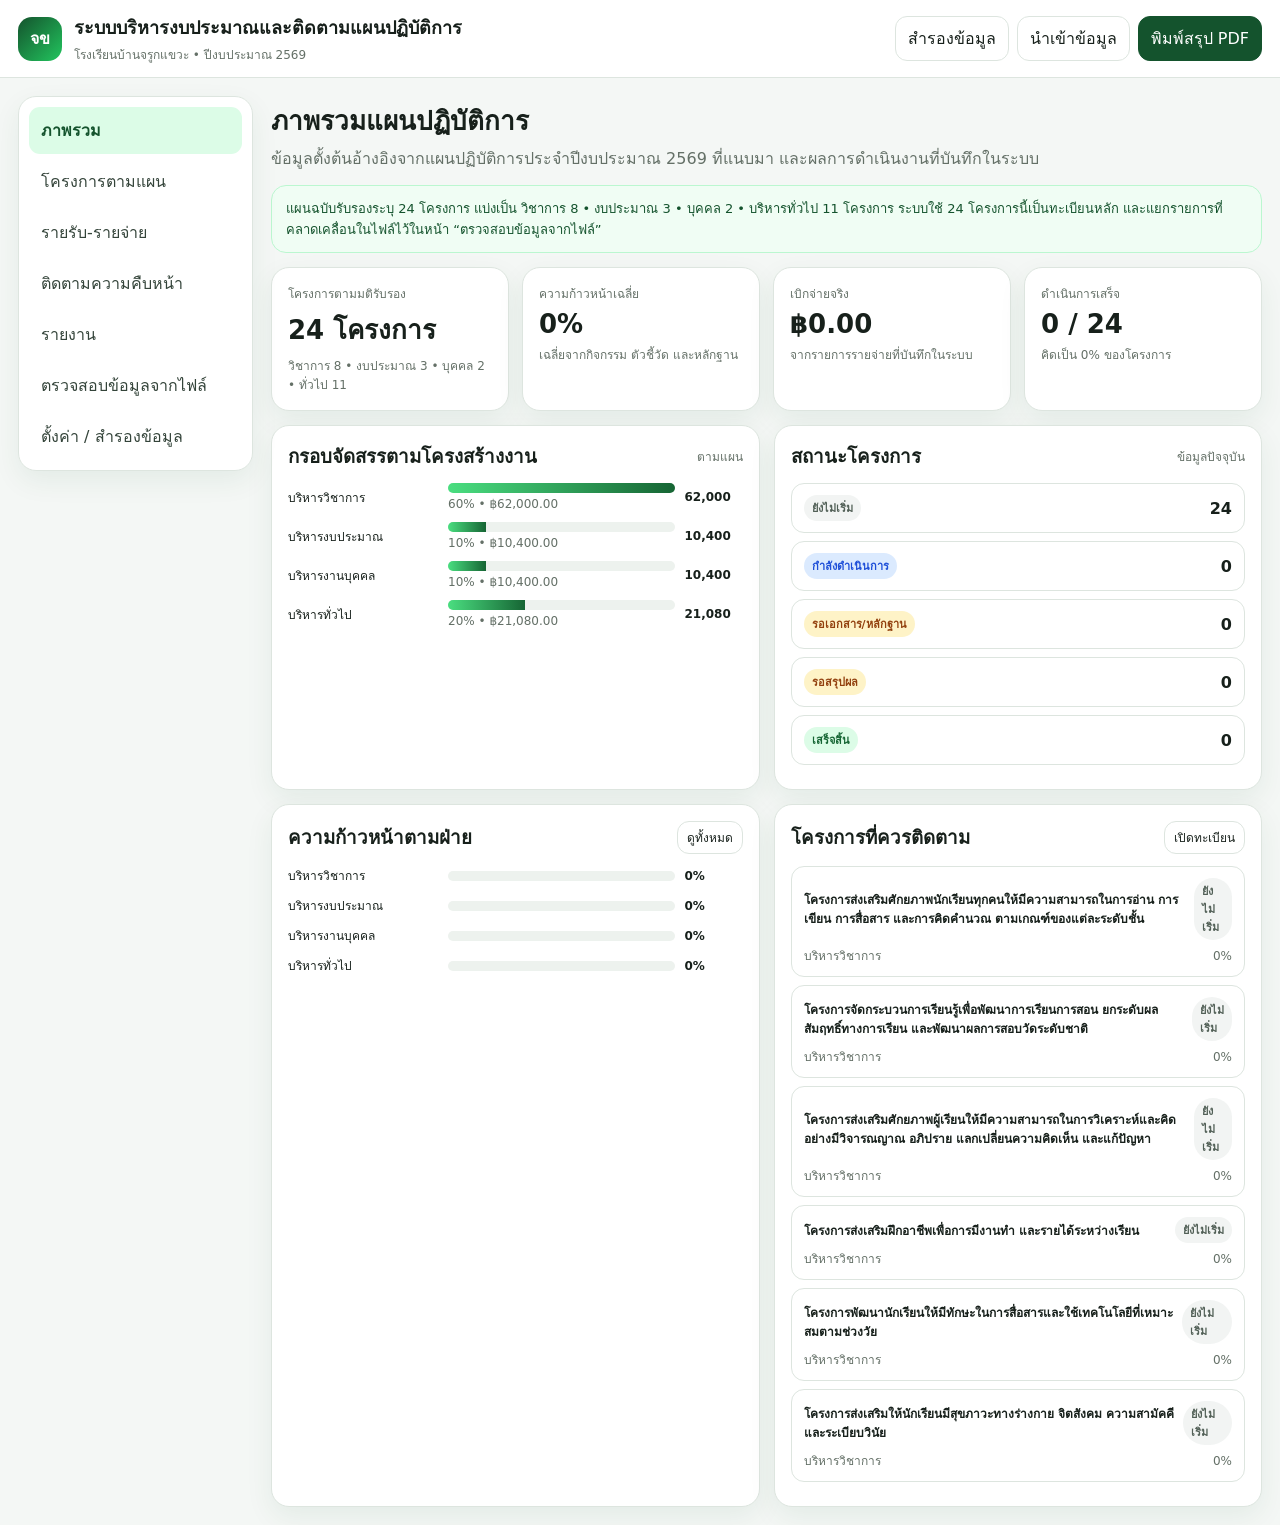
<file: index.html>
<!doctype html>
<html lang="th">
<head>
  <meta charset="utf-8">
  <meta name="viewport" content="width=device-width,initial-scale=1,viewport-fit=cover">
  <meta name="theme-color" content="#14532d">
  <meta name="description" content="ระบบบริหารงบประมาณและติดตามแผนปฏิบัติการ โรงเรียนบ้านจรูกแขวะ ปีงบประมาณ 2569">
  <link rel="manifest" href="manifest.webmanifest">
  <link rel="stylesheet" href="styles.css">
  <title>แผนปฏิบัติการ 2569 | โรงเรียนบ้านจรูกแขวะ</title>
</head>
<body>
<header class="topbar">
  <div class="topbar-inner">
    <div class="brand">
      <div class="brand-mark">จข</div>
      <div><h1>ระบบบริหารงบประมาณและติดตามแผนปฏิบัติการ</h1><p>โรงเรียนบ้านจรูกแขวะ • ปีงบประมาณ 2569</p></div>
    </div>
    <div class="top-actions">
      <button class="btn" id="backupBtn">สำรองข้อมูล</button>
      <label class="btn" for="restoreFile">นำเข้าข้อมูล</label>
      <input id="restoreFile" type="file" accept=".json" hidden>
      <button class="btn primary" id="printSummaryBtn">พิมพ์สรุป PDF</button>
    </div>
  </div>
</header>

<div class="layout">
  <aside class="sidebar">
    <nav id="nav">
      <button class="active" data-page="dashboard">ภาพรวม</button>
      <button data-page="projects">โครงการตามแผน</button>
      <button data-page="transactions">รายรับ-รายจ่าย</button>
      <button data-page="progress">ติดตามความคืบหน้า</button>
      <button data-page="reports">รายงาน</button>
      <button data-page="audit">ตรวจสอบข้อมูลจากไฟล์</button>
      <button data-page="settings">ตั้งค่า / สำรองข้อมูล</button>
    </nav>
  </aside>

  <main>
    <section class="page active" id="dashboard">
      <div class="hero">
        <div><h2>ภาพรวมแผนปฏิบัติการ</h2><p>ข้อมูลตั้งต้นอ้างอิงจากแผนปฏิบัติการประจำปีงบประมาณ 2569 ที่แนบมา และผลการดำเนินงานที่บันทึกในระบบ</p></div>
      </div>
      <div class="source-banner">แผนฉบับรับรองระบุ 24 โครงการ แบ่งเป็น วิชาการ 8 • งบประมาณ 3 • บุคคล 2 • บริหารทั่วไป 11 โครงการ ระบบใช้ 24 โครงการนี้เป็นทะเบียนหลัก และแยกรายการที่คลาดเคลื่อนในไฟล์ไว้ในหน้า “ตรวจสอบข้อมูลจากไฟล์”</div>
      <div class="metrics" id="dashboardMetrics"></div>
      <div class="grid2">
        <article class="card"><div class="section-head"><h3>กรอบจัดสรรตามโครงสร้างงาน</h3><span>ตามแผน</span></div><div id="allocationBars"></div></article>
        <article class="card"><div class="section-head"><h3>สถานะโครงการ</h3><span>ข้อมูลปัจจุบัน</span></div><div id="statusSummary"></div></article>
      </div>
      <div class="grid2">
        <article class="card"><div class="section-head"><h3>ความก้าวหน้าตามฝ่าย</h3><button class="link-btn" data-goto="progress">ดูทั้งหมด</button></div><div id="departmentProgress"></div></article>
        <article class="card"><div class="section-head"><h3>โครงการที่ควรติดตาม</h3><button class="link-btn" data-goto="projects">เปิดทะเบียน</button></div><div id="attentionList"></div></article>
      </div>
    </section>

    <section class="page" id="projects">
      <div class="hero">
        <div><h2>โครงการตามแผนปฏิบัติการ</h2><p>ทะเบียน 24 โครงการตามมติรับรอง พร้อมกิจกรรม งบประมาณ ผู้รับผิดชอบ และผลการดำเนินงาน</p></div>
      </div>
      <div class="card">
        <div class="toolbar">
          <input id="projectSearch" class="control grow" placeholder="ค้นหาชื่อโครงการ กิจกรรม หรือผู้รับผิดชอบ">
          <select id="deptFilter" class="control"><option value="">ทุกฝ่าย</option></select>
          <select id="statusFilter" class="control"><option value="">ทุกสถานะ</option></select>
        </div>
        <div id="projectCards" class="project-list"></div>
      </div>
    </section>

    <section class="page" id="transactions">
      <div class="hero"><div><h2>รายรับ-รายจ่าย</h2><p>บันทึกรายการจริงและผูกกับโครงการ เพื่อคำนวณใช้จ่ายและยอดคงเหลืออัตโนมัติ</p></div><button class="btn primary" id="addTxBtn">+ บันทึกรายการ</button></div>
      <div class="metrics" id="txMetrics"></div>
      <div class="card">
        <div class="toolbar">
          <select id="txTypeFilter" class="control"><option value="">ทั้งหมด</option><option value="income">รายรับ</option><option value="expense">รายจ่าย</option></select>
          <select id="txProjectFilter" class="control"><option value="">ทุกโครงการ</option></select>
        </div>
        <div class="table-wrap"><table><thead><tr><th>วันที่</th><th>เลขที่เอกสาร</th><th>ประเภท</th><th>รายการ</th><th>โครงการ</th><th>จำนวนเงิน</th><th></th></tr></thead><tbody id="txRows"></tbody></table></div>
      </div>
    </section>

    <section class="page" id="progress">
      <div class="hero"><div><h2>ติดตามความคืบหน้า</h2><p>แยกความก้าวหน้ากิจกรรม ผลตัวชี้วัด และความครบถ้วนของหลักฐาน เพื่อไม่ให้เปอร์เซ็นต์เดียวกลบรายละเอียด</p></div></div>
      <div class="card"><div id="progressBoard"></div></div>
    </section>

    <section class="page" id="reports">
      <div class="hero"><div><h2>รายงาน</h2><p>พิมพ์รายงานโครงการรายโครงการ หรือสรุปทั้งแผนเป็น A4 และเลือก “บันทึกเป็น PDF” จากหน้าพิมพ์ของเบราว์เซอร์</p></div><button class="btn primary" id="printSummaryBtn2">พิมพ์สรุปทั้งแผน</button></div>
      <div class="card"><div id="reportProjectList" class="report-list"></div></div>
    </section>

    <section class="page" id="audit">
      <div class="hero"><div><h2>ตรวจสอบข้อมูลจากไฟล์</h2><p>รายการที่พบความไม่สอดคล้องในต้นฉบับถูกเก็บไว้เพื่อให้ตรวจสอบ โดยระบบไม่แก้ข้อมูลแทนผู้ใช้</p></div></div>
      <div class="card" id="auditContent"></div>
    </section>

    <section class="page" id="settings">
      <div class="hero"><div><h2>ตั้งค่าและสำรองข้อมูล</h2><p>ข้อมูลผลการดำเนินงานเก็บในเบราว์เซอร์ของอุปกรณ์นี้ ควรสำรองไฟล์ JSON เป็นระยะ</p></div></div>
      <div class="grid2">
        <article class="card">
          <h3>ข้อมูลสถานศึกษา</h3>
          <div class="form-grid">
            <label class="field span2">ชื่อสถานศึกษา<input id="schoolName"></label>
            <label class="field">ปีงบประมาณ<input id="fiscalYear" type="number"></label>
            <label class="field">ผู้บริหาร/ผู้รับรองรายงาน<input id="directorName"></label>
            <label class="field span2">ผู้รับผิดชอบงานงบประมาณ<input id="budgetOfficer"></label>
          </div>
          <div class="actions"><button class="btn primary" id="saveSettingsBtn">บันทึก</button></div>
        </article>
        <article class="card">
          <h3>สำรองและกู้คืน</h3>
          <p class="muted">การล้างข้อมูลจะลบเฉพาะผลการดำเนินงานที่บันทึกในเครื่อง แล้วคืนทะเบียนโครงการจากแผนฉบับตั้งต้น</p>
          <div class="actions left"><button class="btn" id="backupBtn2">ดาวน์โหลด JSON</button><button class="btn danger" id="resetBtn">คืนค่าเริ่มต้น</button></div>
        </article>
      </div>
    </section>
  </main>
</div>

<dialog id="projectDialog">
  <form method="dialog" class="modal" id="projectForm">
    <div class="modal-head"><div><h3 id="projectDialogTitle">บันทึกผลโครงการ</h3><p id="projectDialogSub"></p></div><button class="icon-btn" value="cancel" aria-label="ปิด">×</button></div>
    <input type="hidden" name="projectId">
    <div class="form-grid">
      <label class="field">สถานะ<select name="status"></select></label>
      <label class="field">ความก้าวหน้ากิจกรรม (%)<input name="activityProgress" type="number" min="0" max="100"></label>
      <label class="field">ผลตัวชี้วัด (%)<input name="indicatorProgress" type="number" min="0" max="100"></label>
      <label class="field">ความครบถ้วนหลักฐาน (%)<input name="evidenceProgress" type="number" min="0" max="100"></label>
      <label class="field">วันที่เริ่ม<input name="startDate" type="date"></label>
      <label class="field">วันที่สิ้นสุด/สรุปผล<input name="endDate" type="date"></label>
      <label class="field span2">ผลการดำเนินงาน<textarea name="resultSummary" rows="4"></textarea></label>
      <label class="field span2">ปัญหา/อุปสรรค<textarea name="problems" rows="3"></textarea></label>
      <label class="field span2">ข้อเสนอแนะ/แนวทางพัฒนาต่อ<textarea name="suggestions" rows="3"></textarea></label>
    </div>
    <div class="activity-editor">
      <h4>กิจกรรมตามแผน</h4><div id="activityChecklist"></div>
    </div>
    <div class="evidence-editor">
      <div class="section-head"><h4>ภาพหลักฐาน</h4><span>สูงสุด 6 ภาพ/โครงการ</span></div>
      <input id="evidenceInput" type="file" accept="image/*" multiple>
      <div id="evidencePreview" class="evidence-grid"></div>
    </div>
    <div class="actions"><button class="btn" value="cancel">ยกเลิก</button><button class="btn primary" id="saveProjectProgressBtn" value="default">บันทึกผล</button></div>
  </form>
</dialog>

<dialog id="txDialog">
  <form method="dialog" class="modal" id="txForm">
    <div class="modal-head"><h3>บันทึกรายรับ-รายจ่าย</h3><button class="icon-btn" value="cancel">×</button></div>
    <div class="form-grid">
      <label class="field">วันที่<input name="date" type="date" required></label>
      <label class="field">เลขที่เอกสาร<input name="docNo"></label>
      <label class="field">ประเภท<select name="type"><option value="income">รายรับ</option><option value="expense">รายจ่าย</option></select></label>
      <label class="field">โครงการ<select name="projectId"></select></label>
      <label class="field span2">รายการ<input name="title" required></label>
      <label class="field">แหล่งเงิน<input name="fundSource" placeholder="เช่น เงินอุดหนุนรายหัว"></label>
      <label class="field">จำนวนเงิน<input name="amount" type="number" min="0" step="0.01" required></label>
    </div>
    <div class="actions"><button class="btn" value="cancel">ยกเลิก</button><button class="btn primary" id="saveTxBtn" value="default">บันทึก</button></div>
  </form>
</dialog>

<script src="plan-data.js"></script>
<script src="app.js"></script>
</body>
</html>
</file>
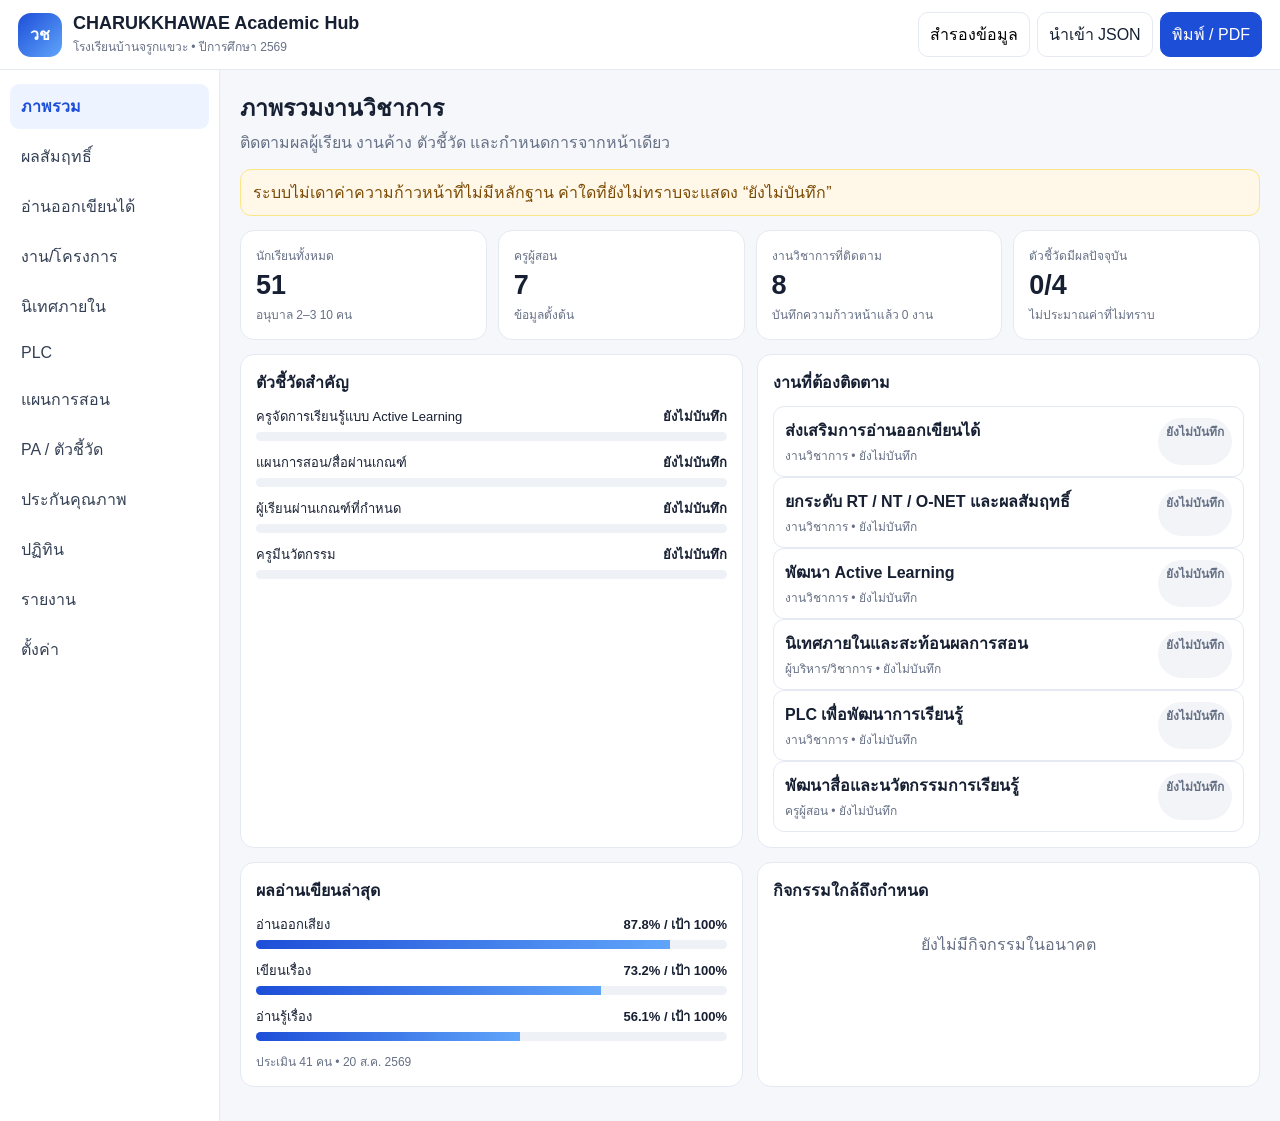
<file: academic/index.html>
<!doctype html>
<html lang="th">
<head>
<meta charset="utf-8">
<meta name="viewport" content="width=device-width,initial-scale=1,viewport-fit=cover">
<meta name="theme-color" content="#1d4ed8">
<meta name="description" content="ระบบบริหารงานวิชาการและติดตามความก้าวหน้า โรงเรียนบ้านจรูกแขวะ">
<link rel="manifest" href="manifest.webmanifest">
<title>Academic Hub | โรงเรียนบ้านจรูกแขวะ</title>
<style>
:root{--bg:#f5f7fb;--card:#fff;--text:#172033;--muted:#667085;--line:#e5e9f2;--primary:#1d4ed8;--good:#15803d;--warn:#b45309;--bad:#b91c1c;--soft:#eef4ff;font-family:"Leelawadee UI",Tahoma,sans-serif}
*{box-sizing:border-box}body{margin:0;background:var(--bg);color:var(--text)}button,input,select,textarea{font:inherit}.top{position:sticky;top:0;z-index:30;background:#fff;border-bottom:1px solid var(--line)}.topin{max-width:1500px;margin:auto;display:flex;justify-content:space-between;align-items:center;gap:12px;padding:12px 18px}.brand{display:flex;align-items:center;gap:11px}.logo{width:44px;height:44px;border-radius:13px;background:linear-gradient(135deg,#1d4ed8,#60a5fa);color:#fff;display:grid;place-items:center;font-weight:800}.brand h1{font-size:18px;margin:0}.brand p{margin:3px 0 0;font-size:12px;color:var(--muted)}.actions{display:flex;gap:7px;flex-wrap:wrap}.btn{border:1px solid var(--line);background:#fff;border-radius:10px;padding:9px 11px;cursor:pointer}.btn.primary{background:var(--primary);color:#fff;border-color:var(--primary)}.btn.danger{color:var(--bad);border-color:#fecaca}.layout{max-width:1500px;margin:auto;display:grid;grid-template-columns:220px minmax(0,1fr);min-height:calc(100vh - 70px)}aside{background:#fff;border-right:1px solid var(--line);padding:14px 10px}nav{display:flex;flex-direction:column;gap:5px;position:sticky;top:84px}nav button{border:0;background:transparent;text-align:left;padding:10px 11px;border-radius:9px;cursor:pointer;color:#344054}nav button.active{background:var(--soft);color:var(--primary);font-weight:700}main{padding:20px;min-width:0}.page{display:none}.page.active{display:block}.hero{display:flex;justify-content:space-between;gap:12px;align-items:flex-start;margin-bottom:14px}.hero h2{margin:0 0 4px;font-size:23px}.hero p{margin:0;color:var(--muted)}.notice{padding:10px 12px;background:#fff8e8;border:1px solid #fde68a;border-radius:11px;color:#7c4a03;margin-bottom:14px}.metrics{display:grid;grid-template-columns:repeat(4,minmax(0,1fr));gap:11px;margin-bottom:14px}.metric,.card{background:var(--card);border:1px solid var(--line);border-radius:14px;padding:15px}.metric .label{font-size:12px;color:var(--muted)}.metric .value{font-size:27px;font-weight:800;margin-top:5px}.metric .sub{font-size:12px;color:var(--muted);margin-top:4px}.grid2{display:grid;grid-template-columns:1fr 1fr;gap:14px;margin-bottom:14px}.grid3{display:grid;grid-template-columns:repeat(3,1fr);gap:14px}.card h3{margin:0 0 11px;font-size:16px}.barrow{margin:11px 0}.barlabel{display:flex;justify-content:space-between;gap:8px;font-size:13px;margin-bottom:5px}.bar{height:9px;background:#eef1f6;border-radius:99px;overflow:hidden}.bar i{display:block;height:100%;background:linear-gradient(90deg,#1d4ed8,#60a5fa)}.chip{display:inline-block;padding:4px 8px;border-radius:99px;font-size:12px;font-weight:700}.good{background:#ecfdf3;color:var(--good)}.warn{background:#fff7ed;color:var(--warn)}.bad{background:#fef2f2;color:var(--bad)}.none{background:#f2f4f7;color:#667085}.toolbar{display:flex;gap:8px;flex-wrap:wrap;margin-bottom:12px}.control{border:1px solid #d6dbe6;border-radius:9px;background:#fff;padding:8px 9px}.grow{flex:1;min-width:180px}.list{display:flex;flex-direction:column;gap:9px}.item{border:1px solid var(--line);border-radius:11px;padding:11px}.itemhead{display:flex;justify-content:space-between;gap:12px}.title{font-weight:700}.meta{font-size:12px;color:var(--muted);margin-top:3px}.itemactions{display:flex;gap:6px;margin-top:9px;flex-wrap:wrap}.tablewrap{overflow:auto}.table{width:100%;border-collapse:collapse;min-width:720px}.table th,.table td{padding:9px 8px;border-bottom:1px solid var(--line);text-align:left;vertical-align:top}.table th{background:#fafbfc;color:var(--muted);font-size:12px}.range{width:100%}.kpi{border:1px solid var(--line);border-radius:11px;padding:13px}.kpi .big{font-size:24px;font-weight:800;margin:9px 0}.small{font-size:12px;color:var(--muted)}.calendar{display:grid;grid-template-columns:1fr 1fr;gap:11px}.event{border-left:4px solid var(--primary);background:#f8fbff;border-radius:8px;padding:10px}.empty{text-align:center;color:var(--muted);padding:18px}.formgrid{display:grid;grid-template-columns:1fr 1fr;gap:10px}.field{display:flex;flex-direction:column;gap:5px;font-size:13px}.field input,.field select,.field textarea{border:1px solid #d6dbe6;border-radius:9px;padding:8px}.span2{grid-column:1/-1}dialog{border:0;border-radius:15px;padding:0;max-width:650px;width:calc(100% - 26px);box-shadow:0 25px 70px rgba(0,0,0,.25)}dialog::backdrop{background:rgba(15,23,42,.45)}.modal{padding:17px}.modalhead{display:flex;justify-content:space-between;align-items:center}.x{border:0;border-radius:8px;width:34px;height:34px;cursor:pointer}.savebar{display:flex;justify-content:flex-end;gap:7px;margin-top:13px}
@media(max-width:950px){.metrics{grid-template-columns:1fr 1fr}.grid3{grid-template-columns:1fr 1fr}}
@media(max-width:720px){.topin{align-items:flex-start}.actions{display:none}.layout{grid-template-columns:1fr}aside{position:sticky;top:69px;z-index:20;border-right:0;border-bottom:1px solid var(--line);overflow:auto;padding:7px}nav{position:static;flex-direction:row;min-width:max-content}nav button{white-space:nowrap}main{padding:13px}.metrics,.grid2,.grid3,.calendar{grid-template-columns:1fr}.hero{flex-direction:column}.formgrid{grid-template-columns:1fr}.span2{grid-column:auto}}
@media print{.top,aside,.noprint{display:none!important}.layout{display:block}.page{display:block!important;break-after:page}main{padding:0}}

.attach-actions{display:inline-flex;gap:6px;flex-wrap:wrap;margin-left:6px}.attach-btn{padding:6px 8px;font-size:12px}.attach-count{background:#eef4ff;color:#1d4ed8;border-color:#bfdbfe}.attachfield{border:1px dashed #bfdbfe;background:#f8fbff;border-radius:11px;padding:10px}.attachfield input[type=file]{background:#fff}.filehelp{font-size:12px;color:var(--muted);line-height:1.45}.attachment-list{display:flex;flex-direction:column;gap:9px;max-height:60vh;overflow:auto}.attachment-row{display:flex;align-items:center;gap:10px;border:1px solid var(--line);border-radius:11px;padding:10px}.attachment-info{min-width:0;flex:1}.attachment-name{font-weight:700;word-break:break-word}.attachment-meta{font-size:12px;color:var(--muted);margin-top:3px}.attachment-kind{display:inline-block;min-width:42px;text-align:center;border-radius:8px;padding:6px 7px;background:#f2f4f7;font-size:12px;font-weight:700}.attachment-tools{display:flex;gap:5px;flex-wrap:wrap}.attachment-note{margin-top:8px;padding:9px 10px;border-radius:10px;background:#f8fafc;color:var(--muted);font-size:12px}.attachment-modal{padding:17px;min-width:min(680px,calc(100vw - 28px))}
</style>
</head>
<body>
<header class="top"><div class="topin"><div class="brand"><div class="logo">วช</div><div><h1>CHARUKKHAWAE Academic Hub</h1><p>โรงเรียนบ้านจรูกแขวะ • ปีการศึกษา 2569</p></div></div><div class="actions"><button class="btn" id="backup">สำรองข้อมูล</button><label class="btn" for="restore">นำเข้า JSON</label><input id="restore" type="file" accept=".json" hidden><button class="btn primary" onclick="window.print()">พิมพ์ / PDF</button></div></div></header>
<div class="layout">
<aside><nav id="nav">
<button class="active" data-page="dash">ภาพรวม</button>
<button data-page="achievement">ผลสัมฤทธิ์</button>
<button data-page="reading">อ่านออกเขียนได้</button>
<button data-page="projects">งาน/โครงการ</button>
<button data-page="supervision">นิเทศภายใน</button>
<button data-page="plc">PLC</button>
<button data-page="plans">แผนการสอน</button>
<button data-page="pa">PA / ตัวชี้วัด</button>
<button data-page="qa">ประกันคุณภาพ</button>
<button data-page="calendar">ปฏิทิน</button>
<button data-page="reports">รายงาน</button>
<button data-page="settings">ตั้งค่า</button>
</nav></aside>
<main>
<section class="page active" id="dash">
<div class="hero"><div><h2>ภาพรวมงานวิชาการ</h2><p>ติดตามผลผู้เรียน งานค้าง ตัวชี้วัด และกำหนดการจากหน้าเดียว</p></div></div>
<div class="notice">ระบบไม่เดาค่าความก้าวหน้าที่ไม่มีหลักฐาน ค่าใดที่ยังไม่ทราบจะแสดง “ยังไม่บันทึก”</div>
<div class="metrics" id="metrics"></div>
<div class="grid2"><div class="card"><h3>ตัวชี้วัดสำคัญ</h3><div id="kpibars"></div></div><div class="card"><h3>งานที่ต้องติดตาม</h3><div id="attention"></div></div></div>
<div class="grid2"><div class="card"><h3>ผลอ่านเขียนล่าสุด</h3><div id="readsum"></div></div><div class="card"><h3>กิจกรรมใกล้ถึงกำหนด</h3><div id="upcoming"></div></div></div>
</section>

<section class="page" id="achievement">
<div class="hero"><div><h2>ผลสัมฤทธิ์และการประเมิน</h2><p>บันทึก RT, NT, O-NET ผลสัมฤทธิ์รายวิชา และผลประเมินภายใน</p></div><button class="btn primary noprint" data-open="assessment">+ เพิ่มผลประเมิน</button></div>
<div class="grid3" id="achievementcards"></div><div class="card" style="margin-top:14px"><div class="tablewrap"><table class="table"><thead><tr><th>รายการ</th><th>กลุ่ม</th><th>วันที่</th><th>ผล</th><th>เป้าหมาย</th><th>หมายเหตุ</th><th></th></tr></thead><tbody id="assessmentrows"></tbody></table></div></div>
</section>

<section class="page" id="reading">
<div class="hero"><div><h2>อ่านออกเขียนได้</h2><p>ติดตามผลภาพรวมโดยไม่เก็บรายชื่อนักเรียนใน repository</p></div><button class="btn primary noprint" data-open="reading">+ บันทึกผล</button></div>
<div class="grid3" id="readingcards"></div><div class="card" style="margin-top:14px"><div class="tablewrap"><table class="table"><thead><tr><th>ครั้ง</th><th>ผู้ประเมิน</th><th>อ่านออกเสียง</th><th>เขียนเรื่อง</th><th>อ่านรู้เรื่อง</th><th>หมายเหตุ</th><th></th></tr></thead><tbody id="readingrows"></tbody></table></div></div>
</section>

<section class="page" id="projects">
<div class="hero"><div><h2>งานและโครงการวิชาการ</h2><p>ปรับเปอร์เซ็นต์ความก้าวหน้าได้ทันทีและเก็บข้อมูลในเครื่อง</p></div><button class="btn primary noprint" data-open="project">+ เพิ่มงาน</button></div>
<div class="toolbar noprint"><input id="q" class="control grow" placeholder="ค้นหางาน"><select id="statusfilter" class="control"><option value="">ทุกสถานะ</option><option>ยังไม่บันทึก</option><option>กำลังดำเนินการ</option><option>เสร็จแล้ว</option><option>ล่าช้า</option></select></div>
<div class="card"><div id="projectlist" class="list"></div></div>
</section>

<section class="page" id="supervision">
<div class="hero"><div><h2>นิเทศภายใน</h2><p>บันทึกผลนิเทศและ Active Learning</p></div><button class="btn primary noprint" data-open="supervision">+ เพิ่มรายการนิเทศ</button></div>
<div class="metrics" id="supmetrics"></div><div class="card"><div class="tablewrap"><table class="table"><thead><tr><th>เดือน/วันที่</th><th>ครู</th><th>วิชา/ชั้น</th><th>Active Learning</th><th>สถานะ</th><th>ข้อเสนอแนะ</th><th></th></tr></thead><tbody id="suprows"></tbody></table></div></div>
</section>

<section class="page" id="plc">
<div class="hero"><div><h2>PLC</h2><p>บันทึกหัวข้อ กลุ่มเป้าหมาย ชั่วโมง และผลที่นำไปใช้</p></div><button class="btn primary noprint" data-open="plc">+ บันทึก PLC</button></div>
<div class="metrics" id="plcmetrics"></div><div class="card"><div id="plclist" class="list"></div></div>
</section>

<section class="page" id="plans">
<div class="hero"><div><h2>แผนการสอน สื่อ และวิจัย</h2><p>ติดตามการส่ง ตรวจ และแก้ไขเอกสารวิชาการ</p></div><button class="btn primary noprint" data-open="plan">+ เพิ่มรายการ</button></div>
<div class="card"><div class="tablewrap"><table class="table"><thead><tr><th>รายการ</th><th>เจ้าของงาน</th><th>กำหนดส่ง</th><th>สถานะ</th><th>หมายเหตุ</th><th></th></tr></thead><tbody id="planrows"></tbody></table></div></div>
</section>

<section class="page" id="pa">
<div class="hero"><div><h2>PA และตัวชี้วัด</h2><p>บันทึกผลปัจจุบันเทียบเป้าหมายของโรงเรียน</p></div></div>
<div class="grid3" id="pacards"></div><div class="card" style="margin-top:14px"><h3>ปรับค่าผลปัจจุบัน</h3><div id="paedit"></div></div>
</section>

<section class="page" id="qa">
<div class="hero"><div><h2>ประกันคุณภาพ</h2><p>ติดตามวิจัย SAR รายงานประจำปี และหลักฐาน</p></div><button class="btn primary noprint" data-open="qa">+ เพิ่มรายการ</button></div>
<div class="metrics" id="qametrics"></div><div class="card"><div id="qalist" class="list"></div></div>
</section>

<section class="page" id="calendar">
<div class="hero"><div><h2>ปฏิทินวิชาการ</h2><p>รวมวันสอบ นิเทศ PLC และกำหนดส่ง</p></div><button class="btn primary noprint" data-open="event">+ เพิ่มกิจกรรม</button></div>
<div class="calendar" id="eventlist"></div>
</section>

<section class="page" id="reports">
<div class="hero"><div><h2>รายงานสำหรับผู้บริหาร</h2><p>สรุปเฉพาะข้อมูลที่มีการบันทึกจริง</p></div><button class="btn primary noprint" onclick="window.print()">พิมพ์รายงาน</button></div>
<div class="grid2"><div class="card"><h3>สรุปงาน</h3><div id="reportprojects"></div></div><div class="card"><h3>สรุปตัวชี้วัด</h3><div id="reportkpi"></div></div></div><div class="card"><h3>ข้อควรติดตาม</h3><div id="reportattention"></div></div>
</section>

<section class="page" id="settings">
<div class="hero"><div><h2>ตั้งค่า</h2><p>ข้อมูลข้อความเก็บใน Local Storage และไฟล์ภาพ/PDF เก็บใน IndexedDB ของเบราว์เซอร์เครื่องนี้</p></div></div>
<div class="grid2">
<div class="card"><h3>ข้อมูลสถานศึกษา</h3><div class="formgrid"><label class="field span2">ชื่อโรงเรียน<input id="schoolname"></label><label class="field">ปีการศึกษา<input id="schoolyear" type="number"></label><label class="field">นักเรียน<input id="students" type="number"></label><label class="field">ครูผู้สอน<input id="teachers" type="number"></label></div><div class="savebar"><button class="btn primary" id="savesettings">บันทึก</button></div></div>
<div class="card"><h3>สำรองและกู้คืน</h3><p class="small">ไฟล์สำรอง JSON รุ่นนี้รวมข้อมูลและไฟล์แนบภาพ/PDF ที่เก็บในระบบ เพื่อย้ายเครื่องหรือกู้คืนภายหลัง</p><div class="itemactions"><button class="btn" id="backup2">ดาวน์โหลด JSON</button><label class="btn" for="restore2">นำเข้า JSON</label><input id="restore2" type="file" accept=".json" hidden><button class="btn danger" id="reset">คืนค่าตั้งต้น</button></div></div>
</div>
</section>
</main></div>

<dialog id="modal"><div class="modal"><div class="modalhead"><h3 id="modaltitle"></h3><button class="x" id="close">×</button></div><form id="form"><div id="fields" class="formgrid"></div><div class="savebar"><button type="button" class="btn" id="cancel">ยกเลิก</button><button class="btn primary" type="submit">บันทึก</button></div></form></div></dialog>

<script>
(function(){
'use strict';
var KEY='charukkhawe-academic-v1';
var seed={
school:{name:'โรงเรียนบ้านจรูกแขวะ',year:2569,students:51,teachers:7,kindergarten:10},
targets:[
{id:'active',name:'ครูจัดการเรียนรู้แบบ Active Learning',target:85,current:null},
{id:'planmedia',name:'แผนการสอน/สื่อผ่านเกณฑ์',target:80,current:null},
{id:'studentpass',name:'ผู้เรียนผ่านเกณฑ์ที่กำหนด',target:80,current:null},
{id:'innovation',name:'ครูมีนวัตกรรม',target:100,current:null}
],
readings:[{id:1,label:'ครั้งที่ 1/2569',date:'2026-08-20',students:41,oral:87.80,writing:73.17,comprehension:56.10,note:'ข้อมูลภาพรวมโรงเรียน'}],
assessments:[{id:1,name:'การอ่านรู้เรื่อง ป.5 ระดับดีขึ้นไป',group:'ป.5',date:'2026-08-20',result:22.22,target:null,unit:'%',note:'การประเมินการอ่านเขียน ครั้งที่ 1/2569'}],
projects:[
{id:1,name:'ส่งเสริมการอ่านออกเขียนได้',owner:'งานวิชาการ',target:'ยกระดับผลการอ่านและการเขียน',progress:null,status:'ยังไม่บันทึก',due:'',evidence:''},
{id:2,name:'ยกระดับ RT / NT / O-NET และผลสัมฤทธิ์',owner:'งานวิชาการ',target:'ผลสัมฤทธิ์เพิ่มขึ้นตามเป้าหมายของโรงเรียน',progress:null,status:'ยังไม่บันทึก',due:'',evidence:''},
{id:3,name:'พัฒนา Active Learning',owner:'งานวิชาการ',target:'ครูผ่านเกณฑ์ไม่น้อยกว่า 85%',progress:null,status:'ยังไม่บันทึก',due:'',evidence:''},
{id:4,name:'นิเทศภายในและสะท้อนผลการสอน',owner:'ผู้บริหาร/วิชาการ',target:'นิเทศครูครบ 100%',progress:null,status:'ยังไม่บันทึก',due:'',evidence:''},
{id:5,name:'PLC เพื่อพัฒนาการเรียนรู้',owner:'งานวิชาการ',target:'ดำเนิน PLC และนำผลไปใช้',progress:null,status:'ยังไม่บันทึก',due:'',evidence:''},
{id:6,name:'พัฒนาสื่อและนวัตกรรมการเรียนรู้',owner:'ครูผู้สอน',target:'แผน/สื่อผ่านเกณฑ์ไม่น้อยกว่า 80%',progress:null,status:'ยังไม่บันทึก',due:'',evidence:''},
{id:7,name:'วิจัยในชั้นเรียนและรายงานผล',owner:'ครูผู้สอน',target:'วิจัยภาคเรียนละ 1 เรื่อง',progress:null,status:'ยังไม่บันทึก',due:'',evidence:''},
{id:8,name:'ประกันคุณภาพด้านวิชาการ',owner:'งานวิชาการ',target:'SAR และรายงานประจำปีครบถ้วน',progress:null,status:'ยังไม่บันทึก',due:'',evidence:''}
],
supervisions:[
{id:1,when:'มิถุนายน 2569',teacher:'',subject:'',active:null,status:'วางแผน',note:''},
{id:2,when:'กรกฎาคม 2569',teacher:'',subject:'',active:null,status:'วางแผน',note:''},
{id:3,when:'สิงหาคม 2569',teacher:'',subject:'',active:null,status:'วางแผน',note:''},
{id:4,when:'กันยายน 2569',teacher:'',subject:'',active:null,status:'วางแผน',note:''},
{id:5,when:'ตุลาคม 2569',teacher:'',subject:'',active:null,status:'วางแผน',note:''}
],
plc:[{id:1,date:'',topic:'PLC อนุบาล–ป.3',group:'ครูผู้สอนระดับอนุบาล–ป.3',hours:null,result:'',status:'ยังไม่บันทึก'}],
plans:[
{id:1,name:'แผนการจัดการเรียนรู้',owner:'ครูผู้สอน',due:'',status:'ยังไม่บันทึก',note:''},
{id:2,name:'วิจัยในชั้นเรียน ภาคเรียนที่ 1',owner:'ครูผู้สอน',due:'',status:'ยังไม่บันทึก',note:''},
{id:3,name:'SAR ครู',owner:'ครูผู้สอน',due:'',status:'ยังไม่บันทึก',note:''}
],
qa:[
{id:1,name:'วิจัยในชั้นเรียน ภาคเรียนละ 1 เรื่อง',progress:null,status:'ยังไม่บันทึก',note:''},
{id:2,name:'SAR ครู',progress:null,status:'ยังไม่บันทึก',note:''},
{id:3,name:'รายงานประจำปีของสถานศึกษา',progress:null,status:'ยังไม่บันทึก',note:''},
{id:4,name:'เอกสาร PA2 / หลักฐานที่เกี่ยวข้อง',progress:null,status:'ยังไม่บันทึก',note:''}
],
events:[
{id:1,date:'2026-08-20',title:'ประเมินการอ่านเขียน ครั้งที่ 1/2569',type:'ประเมินผล',note:''},
{id:2,date:'2026-10-01',title:'สอบกลางภาคเรียน ปีการศึกษา 2569',type:'สอบ',note:'วันที่ 1'},
{id:3,date:'2026-10-02',title:'สอบกลางภาคเรียน ปีการศึกษา 2569',type:'สอบ',note:'วันที่ 2'}
]};
function clone(x){return JSON.parse(JSON.stringify(x))}
function load(){try{var x=JSON.parse(localStorage.getItem(KEY));return x&&x.school?x:clone(seed)}catch(e){return clone(seed)}}
var state=load();
function save(){localStorage.setItem(KEY,JSON.stringify(state));render()}

var FILE_DB='charukkhawe-academic-files-v2',FILE_STORE='files',MAX_FILE_SIZE=25*1024*1024;
var COLLECTIONS={assessment:'assessments',reading:'readings',project:'projects',supervision:'supervisions',plc:'plc',plan:'plans',qa:'qa',event:'events',pa:'targets'};
var currentAttachmentContext=null,quickAttachmentInput=null;
function getRecord(type,id){var key=COLLECTIONS[type],arr=key?state[key]:null;if(!arr)return null;return arr.find(function(x){return String(x.id)===String(id)})||null}
function attachmentField(type,id){var r=id?getRecord(type,id):null,n=r&&Array.isArray(r.attachments)?r.attachments.length:0;return '<label class="field span2 attachfield">แนบภาพหรือรายงาน PDF<input name="attachfiles" type="file" accept="image/*,application/pdf,.pdf" multiple><span class="filehelp">รองรับไฟล์ภาพและ PDF สูงสุด 25 MB ต่อไฟล์'+(n?' • รายการนี้มีไฟล์เดิม '+n+' ไฟล์ ไฟล์เดิมจะยังคงอยู่':'')+'</span></label>'}
function openFileDb(){return new Promise(function(resolve,reject){if(!window.indexedDB){reject(new Error('เบราว์เซอร์ไม่รองรับ IndexedDB'));return}var q=indexedDB.open(FILE_DB,1);q.onupgradeneeded=function(){var db=q.result;if(!db.objectStoreNames.contains(FILE_STORE))db.createObjectStore(FILE_STORE,{keyPath:'id'})};q.onsuccess=function(){resolve(q.result)};q.onerror=function(){reject(q.error)}})}
async function dbPut(v){var db=await openFileDb();return new Promise(function(resolve,reject){var tx=db.transaction(FILE_STORE,'readwrite');tx.objectStore(FILE_STORE).put(v);tx.oncomplete=function(){db.close();resolve()};tx.onerror=function(){db.close();reject(tx.error)}})}
async function dbGet(id){var db=await openFileDb();return new Promise(function(resolve,reject){var tx=db.transaction(FILE_STORE,'readonly'),q=tx.objectStore(FILE_STORE).get(id);q.onsuccess=function(){db.close();resolve(q.result||null)};q.onerror=function(){db.close();reject(q.error)}})}
async function dbDelete(id){var db=await openFileDb();return new Promise(function(resolve,reject){var tx=db.transaction(FILE_STORE,'readwrite');tx.objectStore(FILE_STORE).delete(id);tx.oncomplete=function(){db.close();resolve()};tx.onerror=function(){db.close();reject(tx.error)}})}
async function dbAll(){var db=await openFileDb();return new Promise(function(resolve,reject){var tx=db.transaction(FILE_STORE,'readonly'),q=tx.objectStore(FILE_STORE).getAll();q.onsuccess=function(){db.close();resolve(q.result||[])};q.onerror=function(){db.close();reject(q.error)}})}
async function dbClear(){var db=await openFileDb();return new Promise(function(resolve,reject){var tx=db.transaction(FILE_STORE,'readwrite');tx.objectStore(FILE_STORE).clear();tx.oncomplete=function(){db.close();resolve()};tx.onerror=function(){db.close();reject(tx.error)}})}
function fileAllowed(file){var t=file.type||'',n=(file.name||'').toLowerCase();return t.indexOf('image/')===0||t==='application/pdf'||n.endsWith('.pdf')}
function fileSize(n){if(n<1024)return n+' B';if(n<1048576)return (n/1024).toFixed(1)+' KB';return (n/1048576).toFixed(1)+' MB'}
async function saveFilesForRecord(type,id,files){var r=getRecord(type,id);if(!r)throw new Error('ไม่พบรายการสำหรับผูกไฟล์');if(!Array.isArray(r.attachments))r.attachments=[];var added=0;for(var i=0;i<files.length;i++){var file=files[i];if(!fileAllowed(file))throw new Error('รองรับเฉพาะไฟล์ภาพและ PDF: '+file.name);if(file.size>MAX_FILE_SIZE)throw new Error('ไฟล์ '+file.name+' มีขนาดเกิน 25 MB');var fid=type+'-'+String(id)+'-'+Date.now().toString(36)+'-'+i+'-'+Math.random().toString(36).slice(2,8);await dbPut({id:fid,name:file.name,type:file.type||((file.name||'').toLowerCase().endsWith('.pdf')?'application/pdf':'application/octet-stream'),size:file.size,lastModified:file.lastModified||Date.now(),blob:file});r.attachments.push({id:fid,name:file.name,type:file.type||((file.name||'').toLowerCase().endsWith('.pdf')?'application/pdf':'application/octet-stream'),size:file.size});added++}return added}
function addAttachmentButtons(parent,type,id){var r=getRecord(type,id),n=r&&Array.isArray(r.attachments)?r.attachments.length:0;if(parent.querySelector('[data-attach="'+type+'"][data-id="'+id+'"]'))return;var w=document.createElement('span');w.className='attach-actions noprint';w.innerHTML='<button type="button" class="btn attach-btn" data-attach="'+type+'" data-id="'+id+'">แนบภาพ/PDF</button>'+(n?'<button type="button" class="btn attach-btn attach-count" data-viewfiles="'+type+'" data-id="'+id+'">ไฟล์แนบ '+n+'</button>':'');parent.appendChild(w)}
function decorateAttachments(){document.querySelectorAll('[data-del][data-id]').forEach(function(d){var type=d.dataset.del;if(!COLLECTIONS[type])return;addAttachmentButtons(d.parentElement,type,d.dataset.id)});document.querySelectorAll('[data-pa]').forEach(function(i){addAttachmentButtons(i.parentElement,'pa',i.dataset.pa)})}
function ensureQuickAttachmentInput(){if(quickAttachmentInput)return quickAttachmentInput;quickAttachmentInput=document.createElement('input');quickAttachmentInput.type='file';quickAttachmentInput.accept='image/*,application/pdf,.pdf';quickAttachmentInput.multiple=true;quickAttachmentInput.hidden=true;document.body.appendChild(quickAttachmentInput);quickAttachmentInput.onchange=async function(){var files=Array.from(this.files||[]),type=this.dataset.type,id=this.dataset.id;if(!files.length)return;try{var n=await saveFilesForRecord(type,id,files);save();alert('แนบไฟล์แล้ว '+n+' ไฟล์')}catch(err){alert(err.message||'แนบไฟล์ไม่สำเร็จ')}finally{this.value=''}};return quickAttachmentInput}
function ensureAttachmentDialog(){var d=document.getElementById('attachmentDialog');if(d)return d;d=document.createElement('dialog');d.id='attachmentDialog';d.innerHTML='<div class="attachment-modal"><div class="modalhead"><h3>ไฟล์แนบ</h3><button type="button" class="x" data-attclose>×</button></div><div id="attachmentList" class="attachment-list"></div><div class="attachment-note">ไฟล์แนบเก็บในเบราว์เซอร์ของอุปกรณ์นี้ และจะรวมอยู่ในไฟล์สำรอง JSON เมื่อกดสำรองข้อมูล</div></div>';document.body.appendChild(d);d.addEventListener('click',function(e){if(e.target.closest('[data-attclose]'))d.close();var op=e.target.closest('[data-fileopen]');if(op)openStoredAttachment(op.dataset.fileopen,false,op.dataset.name);var dl=e.target.closest('[data-filedownload]');if(dl)openStoredAttachment(dl.dataset.filedownload,true,dl.dataset.name);var rm=e.target.closest('[data-filedelete]');if(rm)deleteStoredAttachment(rm.dataset.filedelete)});return d}
function showAttachments(type,id){var r=getRecord(type,id),list=r&&Array.isArray(r.attachments)?r.attachments:[];currentAttachmentContext={type:type,id:id};var d=ensureAttachmentDialog(),box=d.querySelector('#attachmentList');box.innerHTML=list.length?list.map(function(m){var kind=(m.type||'').indexOf('image/')===0?'ภาพ':'PDF';return '<div class="attachment-row"><span class="attachment-kind">'+kind+'</span><div class="attachment-info"><div class="attachment-name">'+esc(m.name)+'</div><div class="attachment-meta">'+fileSize(m.size||0)+'</div></div><div class="attachment-tools"><button type="button" class="btn attach-btn" data-fileopen="'+m.id+'" data-name="'+esc(m.name)+'">เปิด</button><button type="button" class="btn attach-btn" data-filedownload="'+m.id+'" data-name="'+esc(m.name)+'">ดาวน์โหลด</button><button type="button" class="btn attach-btn danger" data-filedelete="'+m.id+'">ลบ</button></div></div>'}).join(''):'<div class="empty">รายการนี้ยังไม่มีไฟล์แนบ</div>';if(!d.open)d.showModal()}
async function openStoredAttachment(id,download,name){var w=download?null:window.open('about:blank','_blank');try{var x=await dbGet(id);if(!x||!x.blob)throw new Error('ไม่พบไฟล์ในเครื่องนี้');var url=URL.createObjectURL(x.blob);if(download){var a=document.createElement('a');a.href=url;a.download=name||x.name||'attachment';a.click()}else if(w){w.location.href=url}else{window.location.href=url}setTimeout(function(){URL.revokeObjectURL(url)},60000)}catch(err){if(w)w.close();alert(err.message||'เปิดไฟล์ไม่สำเร็จ')}}
async function deleteStoredAttachment(fileId){if(!currentAttachmentContext||!confirm('ลบไฟล์แนบนี้?'))return;var r=getRecord(currentAttachmentContext.type,currentAttachmentContext.id);if(!r)return;try{await dbDelete(fileId);r.attachments=(r.attachments||[]).filter(function(x){return x.id!==fileId});save();showAttachments(currentAttachmentContext.type,currentAttachmentContext.id)}catch(err){alert('ลบไฟล์ไม่สำเร็จ')}}
async function removeRecordFiles(type,id){var r=getRecord(type,id);if(!r||!Array.isArray(r.attachments))return;for(var i=0;i<r.attachments.length;i++){try{await dbDelete(r.attachments[i].id)}catch(e){}}}
function blobToDataURL(blob){return new Promise(function(resolve,reject){var r=new FileReader();r.onload=function(){resolve(r.result)};r.onerror=function(){reject(r.error)};r.readAsDataURL(blob)})}
function dataURLToBlob(data){var p=data.split(','),m=(p[0].match(/data:([^;]+)/)||[])[1]||'application/octet-stream',b=atob(p[1]||''),u=new Uint8Array(b.length);for(var i=0;i<b.length;i++)u[i]=b.charCodeAt(i);return new Blob([u],{type:m})}
document.addEventListener('click',function(e){var a=e.target.closest('[data-attach]');if(a){var q=ensureQuickAttachmentInput();q.dataset.type=a.dataset.attach;q.dataset.id=a.dataset.id;q.value='';q.click()}var v=e.target.closest('[data-viewfiles]');if(v)showAttachments(v.dataset.viewfiles,v.dataset.id)});

function esc(v){return String(v==null?'':v).replace(/[&<>"']/g,function(c){return {'&':'&amp;','<':'&lt;','>':'&gt;','"':'&quot;',"'":'&#39;'}[c]})}
function pct(v){return v==null?'ยังไม่บันทึก':Number(v).toFixed(1)+'%'}
function tdate(s){if(!s)return 'ยังไม่ระบุ';return new Date(s+'T00:00:00').toLocaleDateString('th-TH',{day:'numeric',month:'short',year:'numeric'})}
function cls(s){if(s==='เสร็จแล้ว'||s==='ผ่าน'||s==='ส่งแล้ว')return'good';if(s==='ล่าช้า')return'bad';if(s==='กำลังดำเนินการ'||s==='รอตรวจ'||s==='วางแผน')return'warn';return'none'}
function chip(s){return '<span class="chip '+cls(s)+'">'+esc(s||'ยังไม่บันทึก')+'</span>'}
function bar(label,val,target){var w=val==null?0:Math.max(0,Math.min(100,Number(val)));var r=val==null?'ยังไม่บันทึก':pct(val)+(target!=null?' / เป้า '+target+'%':'');return '<div class="barrow"><div class="barlabel"><span>'+esc(label)+'</span><strong>'+r+'</strong></div><div class="bar"><i style="width:'+w+'%"></i></div></div>'}
function setpage(id){document.querySelectorAll('.page').forEach(function(x){x.classList.toggle('active',x.id===id)});document.querySelectorAll('#nav button').forEach(function(x){x.classList.toggle('active',x.dataset.page===id)});window.scrollTo(0,0)}
document.querySelectorAll('[data-page]').forEach(function(b){b.onclick=function(){setpage(b.dataset.page)}});
function stats(){var vals=state.projects.filter(function(x){return x.progress!=null}).map(function(x){return Number(x.progress)});return{recorded:vals.length,avg:vals.length?vals.reduce(function(a,b){return a+b},0)/vals.length:null,done:state.projects.filter(function(x){return x.status==='เสร็จแล้ว'}).length}}
function rdash(){
var s=stats();var tk=state.targets.filter(function(x){return x.current!=null}).length;
document.getElementById('metrics').innerHTML='<div class="metric"><div class="label">นักเรียนทั้งหมด</div><div class="value">'+state.school.students+'</div><div class="sub">อนุบาล 2–3 '+state.school.kindergarten+' คน</div></div><div class="metric"><div class="label">ครูผู้สอน</div><div class="value">'+state.school.teachers+'</div><div class="sub">ข้อมูลตั้งต้น</div></div><div class="metric"><div class="label">งานวิชาการที่ติดตาม</div><div class="value">'+state.projects.length+'</div><div class="sub">บันทึกความก้าวหน้าแล้ว '+s.recorded+' งาน</div></div><div class="metric"><div class="label">ตัวชี้วัดมีผลปัจจุบัน</div><div class="value">'+tk+'/'+state.targets.length+'</div><div class="sub">ไม่ประมาณค่าที่ไม่ทราบ</div></div>';
document.getElementById('kpibars').innerHTML=state.targets.map(function(x){return bar(x.name,x.current,x.target)}).join('');
var a=state.projects.filter(function(x){return x.status!=='เสร็จแล้ว'}).slice(0,6);document.getElementById('attention').innerHTML=a.map(function(x){return '<div class="item"><div class="itemhead"><div><div class="title">'+esc(x.name)+'</div><div class="meta">'+esc(x.owner)+' • '+pct(x.progress)+'</div></div>'+chip(x.status)+'</div></div>'}).join('')||'<div class="empty">ไม่มีงานค้าง</div>';
var r=state.readings[state.readings.length-1];document.getElementById('readsum').innerHTML=r?bar('อ่านออกเสียง',r.oral,100)+bar('เขียนเรื่อง',r.writing,100)+bar('อ่านรู้เรื่อง',r.comprehension,100)+'<div class="small">ประเมิน '+r.students+' คน • '+tdate(r.date)+'</div>':'<div class="empty">ยังไม่มีข้อมูล</div>';
var now=new Date();var ev=state.events.slice().sort(function(a,b){return a.date.localeCompare(b.date)}).filter(function(x){return new Date(x.date+'T23:59:59')>=now}).slice(0,5);document.getElementById('upcoming').innerHTML=ev.map(function(x){return '<div class="item"><strong>'+tdate(x.date)+'</strong><div>'+esc(x.title)+'</div><div class="meta">'+esc(x.type)+'</div></div>'}).join('')||'<div class="empty">ยังไม่มีกิจกรรมในอนาคต</div>';
}
function rach(){
document.getElementById('achievementcards').innerHTML=state.assessments.slice(-3).map(function(x){return '<div class="kpi"><strong>'+esc(x.name)+'</strong><div class="big">'+Number(x.result).toFixed(2)+esc(x.unit||'')+'</div><div class="small">'+esc(x.group)+' • '+tdate(x.date)+'</div></div>'}).join('');
document.getElementById('assessmentrows').innerHTML=state.assessments.map(function(x){return '<tr><td>'+esc(x.name)+'</td><td>'+esc(x.group)+'</td><td>'+tdate(x.date)+'</td><td>'+Number(x.result).toFixed(2)+esc(x.unit||'')+'</td><td>'+(x.target==null?'ยังไม่ระบุ':Number(x.target).toFixed(2)+esc(x.unit||''))+'</td><td>'+esc(x.note)+'</td><td><button class="btn danger noprint" data-del="assessment" data-id="'+x.id+'">ลบ</button></td></tr>'}).join('');
}
function rreading(){var r=state.readings[state.readings.length-1];document.getElementById('readingcards').innerHTML=r?[['อ่านออกเสียง',r.oral],['เขียนเรื่อง',r.writing],['อ่านรู้เรื่อง',r.comprehension]].map(function(a){return '<div class="kpi"><strong>'+a[0]+'</strong><div class="big">'+pct(a[1])+'</div><div class="small">'+esc(r.label)+' • '+r.students+' คน</div></div>'}).join(''):'';document.getElementById('readingrows').innerHTML=state.readings.map(function(x){return '<tr><td><strong>'+esc(x.label)+'</strong><div class="small">'+tdate(x.date)+'</div></td><td>'+x.students+'</td><td>'+pct(x.oral)+'</td><td>'+pct(x.writing)+'</td><td>'+pct(x.comprehension)+'</td><td>'+esc(x.note)+'</td><td><button class="btn danger noprint" data-del="reading" data-id="'+x.id+'">ลบ</button></td></tr>'}).join('')}
function rprojects(){var q=(document.getElementById('q').value||'').toLowerCase(),f=document.getElementById('statusfilter').value;var rows=state.projects.filter(function(x){return(!q||(x.name+' '+x.owner).toLowerCase().indexOf(q)>-1)&&(!f||x.status===f)});document.getElementById('projectlist').innerHTML=rows.map(function(x){var p=x.progress==null?0:Number(x.progress);return '<div class="item"><div class="itemhead"><div><div class="title">'+esc(x.name)+'</div><div class="meta">'+esc(x.owner)+' • เป้าหมาย: '+esc(x.target)+'</div></div>'+chip(x.status)+'</div><div class="barrow"><div class="barlabel"><span>ความก้าวหน้า</span><strong>'+pct(x.progress)+'</strong></div><input class="range noprint" type="range" min="0" max="100" value="'+p+'" data-progress="'+x.id+'"><div class="bar"><i style="width:'+p+'%"></i></div></div><div class="small">กำหนด: '+(x.due?tdate(x.due):'ยังไม่ระบุ')+' • หลักฐาน: '+(x.evidence?esc(x.evidence):'ยังไม่บันทึก')+'</div><div class="itemactions noprint"><button class="btn" data-edit="'+x.id+'">แก้ไข</button><button class="btn danger" data-del="project" data-id="'+x.id+'">ลบ</button></div></div>'}).join('')||'<div class="empty">ไม่พบรายการ</div>'}
function rsup(){var done=state.supervisions.filter(function(x){return x.status==='เสร็จแล้ว'}).length;var vals=state.supervisions.filter(function(x){return x.active!=null}).map(function(x){return Number(x.active)});var avg=vals.length?vals.reduce(function(a,b){return a+b},0)/vals.length:null;document.getElementById('supmetrics').innerHTML='<div class="metric"><div class="label">รายการนิเทศ</div><div class="value">'+state.supervisions.length+'</div></div><div class="metric"><div class="label">เสร็จแล้ว</div><div class="value">'+done+'</div></div><div class="metric"><div class="label">Active Learning เฉลี่ย</div><div class="value">'+(avg==null?'–':avg.toFixed(1)+'%')+'</div></div><div class="metric"><div class="label">เป้าหมาย</div><div class="value">85%</div></div>';document.getElementById('suprows').innerHTML=state.supervisions.map(function(x){return '<tr><td>'+esc(x.when)+'</td><td>'+esc(x.teacher||'ยังไม่ระบุ')+'</td><td>'+esc(x.subject||'ยังไม่ระบุ')+'</td><td>'+pct(x.active)+'</td><td>'+chip(x.status)+'</td><td>'+esc(x.note)+'</td><td><button class="btn danger noprint" data-del="supervision" data-id="'+x.id+'">ลบ</button></td></tr>'}).join('')}
function rplc(){var hrs=state.plc.filter(function(x){return x.hours!=null}).reduce(function(a,b){return a+Number(b.hours)},0);document.getElementById('plcmetrics').innerHTML='<div class="metric"><div class="label">กิจกรรม PLC</div><div class="value">'+state.plc.length+'</div></div><div class="metric"><div class="label">ชั่วโมงรวม</div><div class="value">'+hrs+'</div></div>';document.getElementById('plclist').innerHTML=state.plc.map(function(x){return '<div class="item"><div class="itemhead"><div><div class="title">'+esc(x.topic)+'</div><div class="meta">'+esc(x.group)+' • '+(x.date?tdate(x.date):'ยังไม่ระบุวันที่')+' • '+(x.hours==null?'ยังไม่ระบุชั่วโมง':x.hours+' ชม.')+'</div></div>'+chip(x.status)+'</div><div style="margin-top:7px">'+esc(x.result||'ยังไม่บันทึกผลที่นำไปใช้')+'</div><div class="itemactions"><button class="btn danger noprint" data-del="plc" data-id="'+x.id+'">ลบ</button></div></div>'}).join('')}
function rplans(){document.getElementById('planrows').innerHTML=state.plans.map(function(x){return '<tr><td>'+esc(x.name)+'</td><td>'+esc(x.owner)+'</td><td>'+(x.due?tdate(x.due):'ยังไม่ระบุ')+'</td><td>'+chip(x.status)+'</td><td>'+esc(x.note)+'</td><td><button class="btn danger noprint" data-del="plan" data-id="'+x.id+'">ลบ</button></td></tr>'}).join('')}
function rpa(){document.getElementById('pacards').innerHTML=state.targets.map(function(x){var ok=x.current!=null&&Number(x.current)>=Number(x.target);return '<div class="kpi"><strong>'+esc(x.name)+'</strong><div class="big">'+pct(x.current)+'</div><div class="small">เป้าหมาย '+x.target+'% • '+(x.current==null?'ยังไม่บันทึก':ok?'ถึงเป้าหมาย':'ต่ำกว่าเป้าหมาย')+'</div></div>'}).join('');document.getElementById('paedit').innerHTML=state.targets.map(function(x){return '<div class="barrow"><div class="barlabel"><span>'+esc(x.name)+'</span><strong>เป้า '+x.target+'%</strong></div><div class="toolbar"><input class="control" type="number" min="0" max="100" step="0.1" placeholder="ยังไม่บันทึก" value="'+(x.current==null?'':x.current)+'" data-pa="'+x.id+'"><button class="btn noprint" data-clearpa="'+x.id+'">ล้างค่า</button></div></div>'}).join('')}
function rqa(){var vals=state.qa.filter(function(x){return x.progress!=null}).map(function(x){return Number(x.progress)});var avg=vals.length?vals.reduce(function(a,b){return a+b},0)/vals.length:null;document.getElementById('qametrics').innerHTML='<div class="metric"><div class="label">รายการติดตาม</div><div class="value">'+state.qa.length+'</div></div><div class="metric"><div class="label">ความก้าวหน้าเฉลี่ย</div><div class="value">'+(avg==null?'–':avg.toFixed(1)+'%')+'</div></div>';document.getElementById('qalist').innerHTML=state.qa.map(function(x){return '<div class="item"><div class="itemhead"><div><div class="title">'+esc(x.name)+'</div><div class="meta">'+esc(x.note)+'</div></div>'+chip(x.status)+'</div>'+bar('ความก้าวหน้า',x.progress,100)+'<div class="itemactions"><button class="btn danger noprint" data-del="qa" data-id="'+x.id+'">ลบ</button></div></div>'}).join('')}
function rcal(){document.getElementById('eventlist').innerHTML=state.events.slice().sort(function(a,b){return a.date.localeCompare(b.date)}).map(function(x){return '<div class="event"><strong>'+tdate(x.date)+'</strong><div>'+esc(x.title)+'</div><div class="meta">'+esc(x.type)+(x.note?' • '+esc(x.note):'')+'</div><div class="itemactions"><button class="btn danger noprint" data-del="event" data-id="'+x.id+'">ลบ</button></div></div>'}).join('')}
function rreports(){var s=stats();document.getElementById('reportprojects').innerHTML='<p>งานทั้งหมด <strong>'+state.projects.length+'</strong> รายการ</p><p>บันทึกความก้าวหน้าแล้ว <strong>'+s.recorded+'</strong></p><p>เสร็จแล้ว <strong>'+s.done+'</strong></p><p>ความก้าวหน้าเฉลี่ย <strong>'+(s.avg==null?'ยังไม่บันทึก':s.avg.toFixed(1)+'%')+'</strong></p>';document.getElementById('reportkpi').innerHTML=state.targets.map(function(x){return bar(x.name,x.current,x.target)}).join('');var z=[];state.projects.forEach(function(x){if(x.progress==null)z.push(x.name+' — ยังไม่บันทึกความก้าวหน้า');else if(x.status==='ล่าช้า')z.push(x.name+' — ล่าช้า')});state.targets.forEach(function(x){if(x.current==null)z.push(x.name+' — ยังไม่บันทึกผลปัจจุบัน');else if(Number(x.current)<Number(x.target))z.push(x.name+' — ต่ำกว่าเป้าหมาย')});document.getElementById('reportattention').innerHTML=z.length?'<ul>'+z.map(function(x){return '<li>'+esc(x)+'</li>'}).join('')+'</ul>':'<p>ไม่มีรายการที่ต้องติดตาม</p>'}
function rsettings(){document.getElementById('schoolname').value=state.school.name;document.getElementById('schoolyear').value=state.school.year;document.getElementById('students').value=state.school.students;document.getElementById('teachers').value=state.school.teachers}
function render(){rdash();rach();rreading();rprojects();rsup();rplc();rplans();rpa();rqa();rcal();rreports();rsettings();decorateAttachments()}
document.getElementById('q').oninput=rprojects;document.getElementById('statusfilter').onchange=rprojects;
document.addEventListener('input',function(e){if(e.target.matches('[data-progress]')){var x=state.projects.find(function(a){return a.id===Number(e.target.dataset.progress)});if(x){x.progress=Number(e.target.value);x.status=x.progress>=100?'เสร็จแล้ว':x.progress>0?'กำลังดำเนินการ':'ยังไม่บันทึก';localStorage.setItem(KEY,JSON.stringify(state));rprojects();rdash();rreports()}}if(e.target.matches('[data-pa]')){var p=state.targets.find(function(a){return a.id===e.target.dataset.pa});if(p){p.current=e.target.value===''?null:Number(e.target.value);localStorage.setItem(KEY,JSON.stringify(state));rpa();rdash();rreports()}}});
document.addEventListener('click',function(e){var d=e.target.closest('[data-del]');if(d){var map={assessment:'assessments',reading:'readings',project:'projects',supervision:'supervisions',plc:'plc',plan:'plans',qa:'qa',event:'events'};var key=map[d.dataset.del];if(key&&confirm('ยืนยันการลบรายการนี้?')){removeRecordFiles(type,d.dataset.id);state[key]=state[key].filter(function(x){return x.id!==Number(d.dataset.id)});save()}}var ed=e.target.closest('[data-edit]');if(ed)openform('project',Number(ed.dataset.edit));var cp=e.target.closest('[data-clearpa]');if(cp){var p=state.targets.find(function(a){return a.id===cp.dataset.clearpa});if(p){p.current=null;save()}}});
var modal=document.getElementById('modal'),form=document.getElementById('form'),fields=document.getElementById('fields'),ftype='',editid=null;
function f(label,name,type,opt){opt=opt||{};var v=opt.value==null?'':opt.value;if(type==='textarea')return '<label class="field '+(opt.span?'span2':'')+'">'+label+'<textarea name="'+name+'">'+esc(v)+'</textarea></label>';if(type==='select')return '<label class="field">'+label+'<select name="'+name+'">'+opt.options.map(function(o){return '<option '+(String(o)===String(v)?'selected':'')+'>'+esc(o)+'</option>'}).join('')+'</select></label>';return '<label class="field '+(opt.span?'span2':'')+'">'+label+'<input name="'+name+'" type="'+(type||'text')+'" '+(opt.min!=null?'min="'+opt.min+'" ':'')+(opt.max!=null?'max="'+opt.max+'" ':'')+(opt.step!=null?'step="'+opt.step+'" ':'')+'value="'+esc(v)+'"></label>'}
function openform(type,id){ftype=type;editid=id||null;var x={};if(type==='project'){x=id?state.projects.find(function(a){return a.id===id}):{};document.getElementById('modaltitle').textContent=id?'แก้ไขงาน':'เพิ่มงาน';fields.innerHTML=f('ชื่องาน','name','text',{value:x.name,span:true})+f('ผู้รับผิดชอบ','owner','text',{value:x.owner})+f('กำหนดเสร็จ','due','date',{value:x.due})+f('เป้าหมาย','target','textarea',{value:x.target,span:true})+f('ความก้าวหน้า (%)','progress','number',{value:x.progress,min:0,max:100})+f('สถานะ','status','select',{value:x.status||'ยังไม่บันทึก',options:['ยังไม่บันทึก','กำลังดำเนินการ','เสร็จแล้ว','ล่าช้า']})+f('หลักฐาน/ลิงก์','evidence','textarea',{value:x.evidence,span:true})}
if(type==='reading'){document.getElementById('modaltitle').textContent='บันทึกผลอ่านเขียน';fields.innerHTML=f('ชื่อครั้ง','label','text',{})+f('วันที่','date','date',{})+f('จำนวนผู้ประเมิน','students','number',{min:0})+f('อ่านออกเสียง (%)','oral','number',{min:0,max:100,step:.01})+f('เขียนเรื่อง (%)','writing','number',{min:0,max:100,step:.01})+f('อ่านรู้เรื่อง (%)','comprehension','number',{min:0,max:100,step:.01})+f('หมายเหตุ','note','textarea',{span:true})}
if(type==='assessment'){document.getElementById('modaltitle').textContent='เพิ่มผลประเมิน';fields.innerHTML=f('รายการ','name','text',{span:true})+f('กลุ่ม','group','text',{})+f('วันที่','date','date',{})+f('ผล','result','number',{step:.01})+f('หน่วย','unit','text',{value:'%'})+f('เป้าหมาย','target','number',{step:.01})+f('หมายเหตุ','note','textarea',{span:true})}
if(type==='supervision'){document.getElementById('modaltitle').textContent='เพิ่มรายการนิเทศ';fields.innerHTML=f('เดือน/วันที่','when','text',{})+f('ครู','teacher','text',{})+f('วิชา/ชั้น','subject','text',{})+f('Active Learning (%)','active','number',{min:0,max:100,step:.1})+f('สถานะ','status','select',{value:'วางแผน',options:['วางแผน','กำลังดำเนินการ','เสร็จแล้ว','ล่าช้า']})+f('ข้อเสนอแนะ','note','textarea',{span:true})}
if(type==='plc'){document.getElementById('modaltitle').textContent='บันทึก PLC';fields.innerHTML=f('วันที่','date','date',{})+f('ชั่วโมง','hours','number',{min:0,step:.5})+f('หัวข้อ','topic','text',{span:true})+f('กลุ่มเป้าหมาย','group','text',{span:true})+f('ผลที่นำไปใช้','result','textarea',{span:true})+f('สถานะ','status','select',{value:'ยังไม่บันทึก',options:['ยังไม่บันทึก','กำลังดำเนินการ','เสร็จแล้ว']})}
if(type==='plan'){document.getElementById('modaltitle').textContent='เพิ่มรายการเอกสาร';fields.innerHTML=f('รายการ','name','text',{span:true})+f('เจ้าของงาน','owner','text',{})+f('กำหนดส่ง','due','date',{})+f('สถานะ','status','select',{value:'ยังไม่บันทึก',options:['ยังไม่บันทึก','รอตรวจ','ส่งแล้ว','ผ่าน','แก้ไข']})+f('หมายเหตุ','note','textarea',{span:true})}
if(type==='qa'){document.getElementById('modaltitle').textContent='เพิ่มรายการประกันคุณภาพ';fields.innerHTML=f('รายการ','name','text',{span:true})+f('ความก้าวหน้า (%)','progress','number',{min:0,max:100})+f('สถานะ','status','select',{value:'ยังไม่บันทึก',options:['ยังไม่บันทึก','กำลังดำเนินการ','เสร็จแล้ว','ล่าช้า']})+f('หมายเหตุ','note','textarea',{span:true})}
if(type==='event'){document.getElementById('modaltitle').textContent='เพิ่มกิจกรรม';fields.innerHTML=f('วันที่','date','date',{})+f('ประเภท','type','text',{value:'กิจกรรม'})+f('ชื่อกิจกรรม','title','text',{span:true})+f('หมายเหตุ','note','textarea',{span:true})}
fields.insertAdjacentHTML('beforeend',attachmentField(type,id));modal.showModal()}
document.querySelectorAll('[data-open]').forEach(function(b){b.onclick=function(){openform(b.dataset.open)}});
function closem(){modal.close();form.reset()}document.getElementById('close').onclick=closem;document.getElementById('cancel').onclick=closem;
form.onsubmit=async function(e){e.preventDefault();var fd=new FormData(form),o={},files=Array.from((form.elements.attachfiles&&form.elements.attachfiles.files)||[]);fd.forEach(function(v,k){if(k!=='attachfiles')o[k]=v});function n(k){o[k]=o[k]===''?null:Number(o[k])}var key='';if(ftype==='project'){n('progress');key='projects'}if(ftype==='reading'){n('students');n('oral');n('writing');n('comprehension');key='readings'}if(ftype==='assessment'){n('result');n('target');key='assessments'}if(ftype==='supervision'){n('active');key='supervisions'}if(ftype==='plc'){n('hours');key='plc'}if(ftype==='plan')key='plans';if(ftype==='qa'){n('progress');key='qa'}if(ftype==='event')key='events';try{if(ftype==='project'&&editid){var old=state.projects.find(function(x){return x.id===editid});o.id=editid;o.attachments=old&&Array.isArray(old.attachments)?old.attachments:[];state.projects[state.projects.findIndex(function(x){return x.id===editid})]=o}else{o.id=Date.now();o.attachments=[];state[key].push(o)}if(files.length)await saveFilesForRecord(ftype,o.id,files);closem();save()}catch(err){alert(err.message||'บันทึกไม่สำเร็จ')}};
document.getElementById('savesettings').onclick=function(){state.school.name=document.getElementById('schoolname').value||state.school.name;state.school.year=Number(document.getElementById('schoolyear').value)||state.school.year;state.school.students=Number(document.getElementById('students').value)||0;state.school.teachers=Number(document.getElementById('teachers').value)||0;save();alert('บันทึกแล้ว')};
async function backup(){try{var stored=await dbAll(),packed=[];for(var i=0;i<stored.length;i++){packed.push({id:stored[i].id,name:stored[i].name,type:stored[i].type,size:stored[i].size,lastModified:stored[i].lastModified,data:await blobToDataURL(stored[i].blob)})}var payload={format:'charukkhawe-academic-backup-v2',exportedAt:new Date().toISOString(),state:state,files:packed};var b=new Blob([JSON.stringify(payload)],{type:'application/json'}),a=document.createElement('a');a.href=URL.createObjectURL(b);a.download='academic-hub-'+new Date().toISOString().slice(0,10)+'.json';a.click();setTimeout(function(){URL.revokeObjectURL(a.href)},1000)}catch(err){alert('สำรองข้อมูลไม่สำเร็จ: '+(err.message||err))}}document.getElementById('backup').onclick=backup;document.getElementById('backup2').onclick=backup;
function restore(file){if(!file)return;var r=new FileReader();r.onload=async function(){try{var x=JSON.parse(r.result),next=x.state||x;if(!next.school||!next.projects)throw new Error('bad');await dbClear();if(Array.isArray(x.files)){for(var i=0;i<x.files.length;i++){var q=x.files[i];await dbPut({id:q.id,name:q.name,type:q.type,size:q.size,lastModified:q.lastModified,blob:dataURLToBlob(q.data)})}}state=next;save();alert('นำเข้าข้อมูล'+(Array.isArray(x.files)?'และไฟล์แนบ':'')+'แล้ว')}catch(e){alert('ไฟล์ไม่ถูกต้องหรือกู้คืนไม่สำเร็จ')}};r.readAsText(file)}document.getElementById('restore').onchange=function(){restore(this.files[0])};document.getElementById('restore2').onchange=function(){restore(this.files[0])};
document.getElementById('reset').onclick=async function(){if(confirm('คืนค่าตั้งต้นและลบข้อมูล รวมไฟล์แนบที่บันทึกในเครื่องนี้?')){try{await dbClear()}catch(e){}state=clone(seed);save()}};
if('serviceWorker' in navigator){window.addEventListener('load',function(){navigator.serviceWorker.register('./sw.js').catch(function(){})})}
render();
})();
</script>
</body>
</html>
</file>
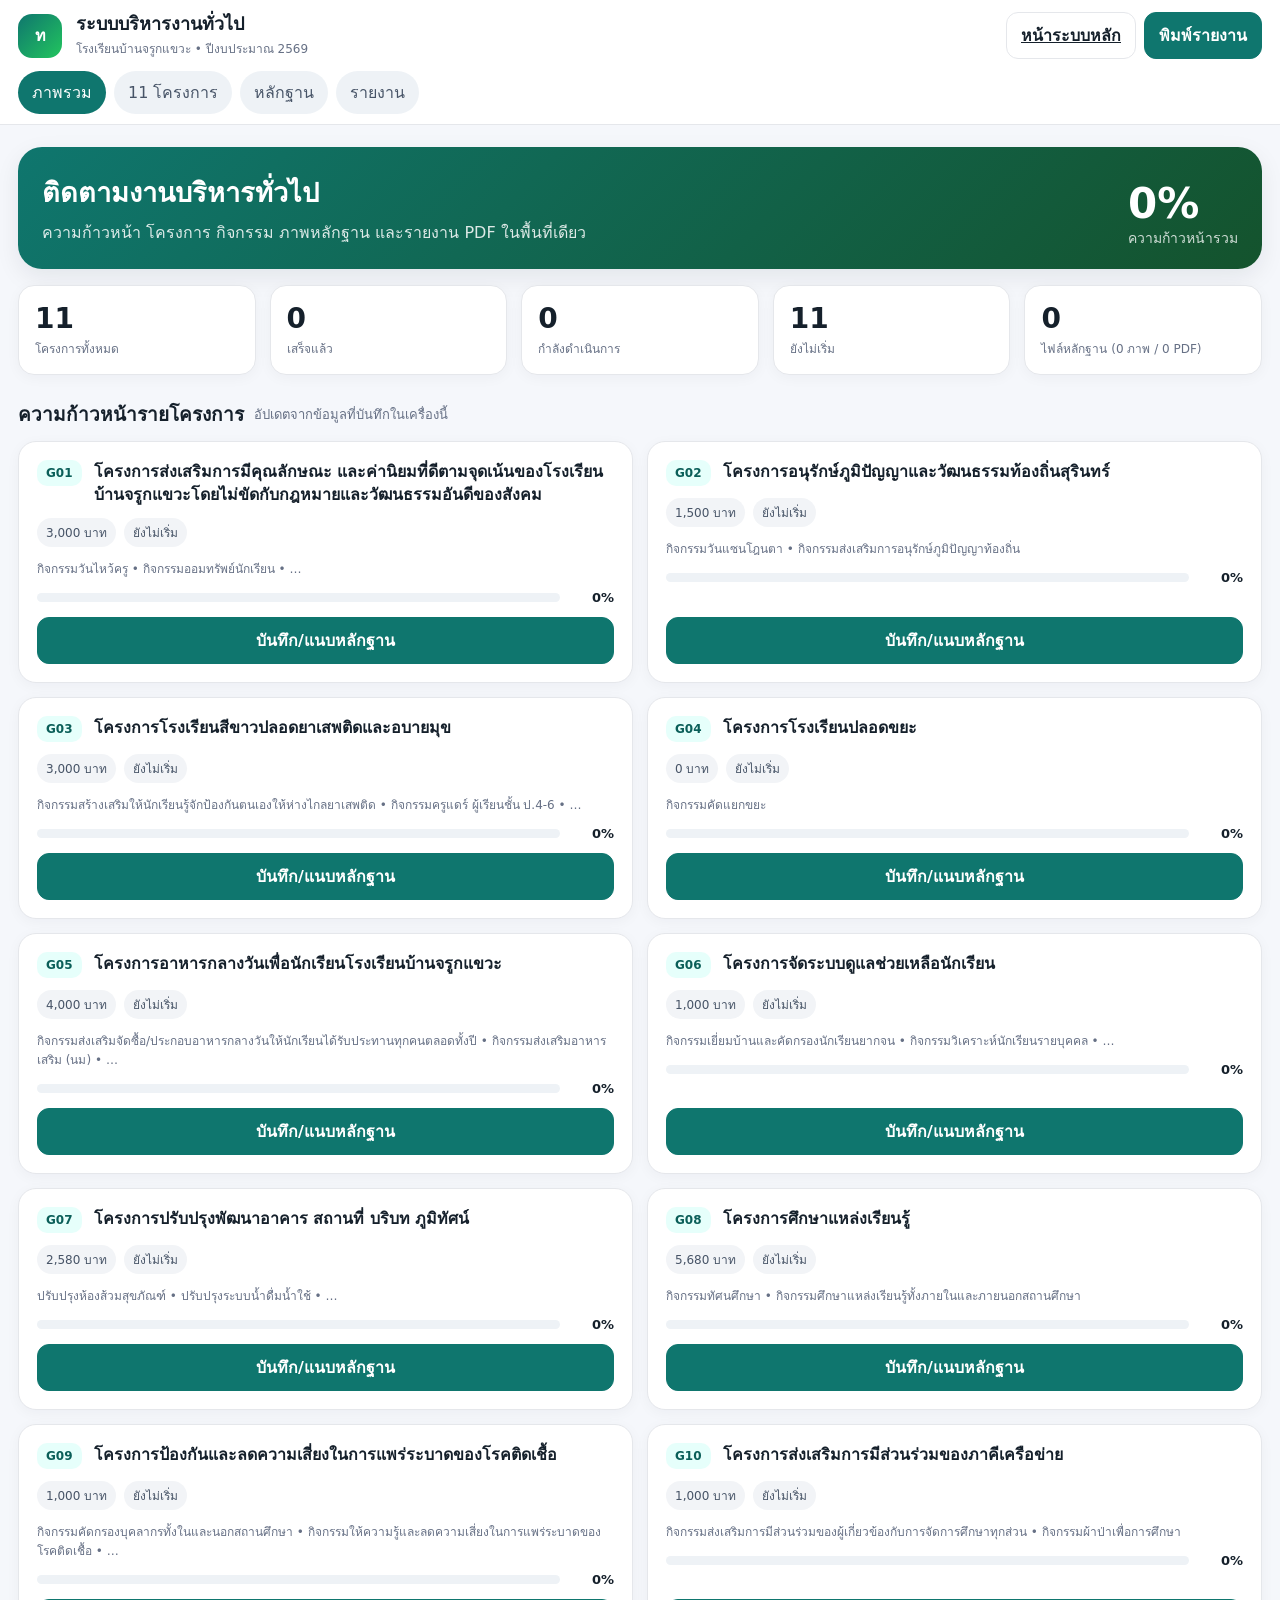
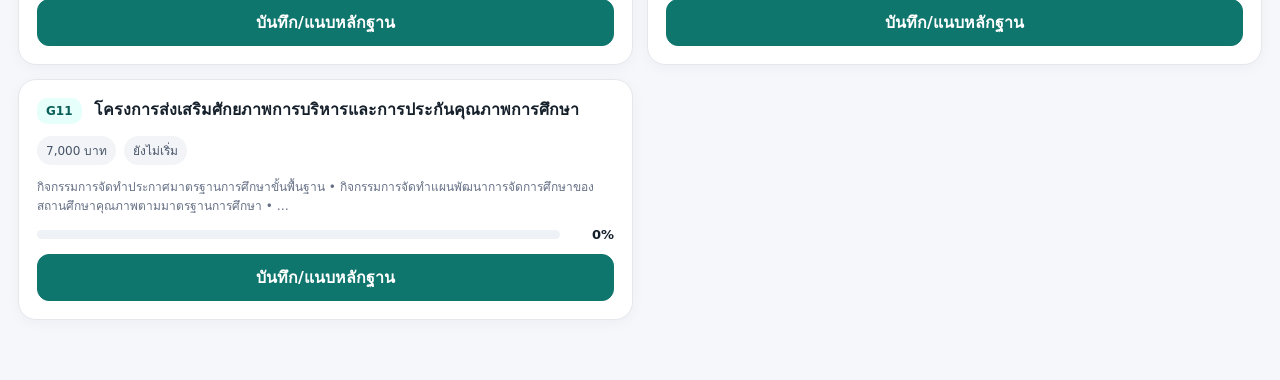
<file: general/index.html>
<!doctype html>
<html lang="th">
<head>
  <meta charset="utf-8">
  <meta name="viewport" content="width=device-width,initial-scale=1,viewport-fit=cover">
  <meta name="theme-color" content="#0f766e">
  <meta name="description" content="ระบบบริหารงานทั่วไป โรงเรียนบ้านจรูกแขวะ">
  <title>บริหารงานทั่วไป | โรงเรียนบ้านจรูกแขวะ</title>
  <link rel="manifest" href="./manifest.webmanifest">
  <style>
    :root{--bg:#f5f7fb;--card:#fff;--ink:#15202b;--muted:#667085;--line:#e5e7eb;--brand:#0f766e;--brand2:#0b5f59;--soft:#e6fffb;--ok:#15803d;--warn:#b45309;--danger:#b91c1c;--shadow:0 8px 24px rgba(15,23,42,.08);--radius:18px}
    *{box-sizing:border-box} body{margin:0;font-family:system-ui,-apple-system,"Noto Sans Thai","Tahoma",sans-serif;background:var(--bg);color:var(--ink)}
    button,input,select,textarea{font:inherit} button{cursor:pointer}
    .app{min-height:100vh}.topbar{position:sticky;top:0;z-index:20;background:rgba(255,255,255,.95);backdrop-filter:blur(10px);border-bottom:1px solid var(--line)}
    .topbar-inner{max-width:1280px;margin:auto;padding:12px 18px;display:flex;align-items:center;gap:14px}
    .brand-mark{width:44px;height:44px;border-radius:14px;background:linear-gradient(135deg,var(--brand),#22c55e);display:grid;place-items:center;color:#fff;font-weight:800}
    .brand{min-width:0}.brand h1{font-size:18px;margin:0;line-height:1.25}.brand p{margin:3px 0 0;color:var(--muted);font-size:12px}
    .spacer{flex:1}.top-actions{display:flex;gap:8px;align-items:center;flex-wrap:wrap}
    .btn{border:0;border-radius:12px;padding:10px 14px;background:#fff;border:1px solid var(--line);color:var(--ink);font-weight:650}
    .btn:hover{box-shadow:0 4px 14px rgba(15,23,42,.07)}.btn.primary{background:var(--brand);border-color:var(--brand);color:#fff}.btn.danger{color:var(--danger)}
    .nav{max-width:1280px;margin:auto;padding:0 18px 10px;display:flex;gap:8px;overflow:auto}.nav button{white-space:nowrap;border:0;border-radius:999px;padding:9px 14px;background:#eef2f6;color:#475467}
    .nav button.active{background:var(--brand);color:#fff}
    main{max-width:1280px;margin:auto;padding:22px 18px 60px}.view{display:none}.view.active{display:block}
    .hero{background:linear-gradient(135deg,#0f766e,#14532d);color:#fff;border-radius:24px;padding:24px;box-shadow:var(--shadow);display:flex;gap:18px;align-items:flex-end;justify-content:space-between}
    .hero h2{margin:0 0 6px;font-size:27px}.hero p{margin:0;opacity:.86}.hero .overall{font-size:42px;font-weight:850;line-height:1}.hero .overall small{font-size:14px;font-weight:500;display:block;margin-top:6px;opacity:.8;text-align:right}
    .grid{display:grid;gap:14px}.stats{grid-template-columns:repeat(5,minmax(0,1fr));margin-top:16px}.stat{background:var(--card);border:1px solid var(--line);border-radius:16px;padding:16px;box-shadow:0 3px 14px rgba(15,23,42,.04)}
    .stat .num{font-size:28px;font-weight:800}.stat .label{font-size:12px;color:var(--muted);margin-top:4px}
    .section-title{display:flex;align-items:center;gap:10px;margin:24px 0 12px}.section-title h3{margin:0;font-size:19px}.section-title span{color:var(--muted);font-size:13px}
    .project-grid{grid-template-columns:repeat(2,minmax(0,1fr))}
    .project{background:var(--card);border:1px solid var(--line);border-radius:var(--radius);padding:18px;box-shadow:0 3px 14px rgba(15,23,42,.04);display:flex;flex-direction:column;gap:12px}
    .project-head{display:flex;gap:12px;align-items:flex-start}.code{flex:0 0 auto;background:var(--soft);color:var(--brand2);border-radius:10px;padding:6px 9px;font-weight:800;font-size:12px}.project h4{margin:0;font-size:16px;line-height:1.45}
    .meta{display:flex;gap:8px;flex-wrap:wrap}.pill{border-radius:999px;padding:5px 9px;font-size:12px;background:#f2f4f7;color:#475467}.pill.ok{background:#dcfce7;color:#166534}.pill.warn{background:#fef3c7;color:#92400e}
    .progress-row{display:flex;align-items:center;gap:10px}.bar{height:9px;background:#eef2f6;border-radius:99px;overflow:hidden;flex:1}.bar i{display:block;height:100%;background:linear-gradient(90deg,var(--brand),#22c55e);border-radius:99px}.pct{width:44px;text-align:right;font-weight:800;font-size:13px}
    .project-actions{display:flex;gap:8px;margin-top:auto}.project-actions .btn{flex:1}
    .toolbar{display:flex;gap:10px;align-items:center;flex-wrap:wrap;margin-bottom:14px}.search{flex:1;min-width:220px;border:1px solid var(--line);border-radius:12px;padding:11px 13px;background:#fff}
    .attachment-list{display:grid;grid-template-columns:repeat(3,minmax(0,1fr));gap:14px}.attachment-card{background:#fff;border:1px solid var(--line);border-radius:16px;overflow:hidden}
    .attachment-preview{height:160px;background:#eef2f6;display:grid;place-items:center;overflow:hidden}.attachment-preview img{width:100%;height:100%;object-fit:cover}.pdf-badge{font-size:40px}
    .attachment-body{padding:12px}.attachment-body h5{margin:0 0 5px;font-size:14px}.attachment-body p{margin:0;color:var(--muted);font-size:12px}.attachment-actions{display:flex;gap:6px;padding:0 12px 12px}.attachment-actions .btn{padding:7px 9px;font-size:12px;flex:1}
    .empty{background:#fff;border:1px dashed #cbd5e1;border-radius:16px;padding:28px;text-align:center;color:var(--muted)}
    .report-card{background:#fff;border:1px solid var(--line);border-radius:18px;padding:18px}.report-table{width:100%;border-collapse:collapse}.report-table th,.report-table td{padding:10px;border-bottom:1px solid var(--line);text-align:left;vertical-align:top}.report-table th{font-size:12px;color:var(--muted)}.report-table td{font-size:13px}
    dialog{border:0;border-radius:22px;padding:0;max-width:860px;width:calc(100% - 24px);box-shadow:0 30px 80px rgba(15,23,42,.28)}dialog::backdrop{background:rgba(2,6,23,.62)}
    .modal-head{padding:18px 20px;border-bottom:1px solid var(--line);display:flex;gap:12px;align-items:flex-start}.modal-head h3{margin:0;font-size:19px;line-height:1.45}.modal-head p{margin:5px 0 0;color:var(--muted);font-size:12px}.close{margin-left:auto;border:0;background:#eef2f6;width:36px;height:36px;border-radius:50%}
    .modal-body{padding:20px;max-height:72vh;overflow:auto}.form-grid{display:grid;grid-template-columns:1fr 1fr;gap:14px}.field label{display:block;font-size:12px;color:#475467;margin-bottom:6px;font-weight:700}.field input,.field select,.field textarea{width:100%;border:1px solid var(--line);border-radius:12px;padding:11px;background:#fff}
    .upload-zone{border:1px dashed #94a3b8;border-radius:16px;padding:14px;background:#f8fafc}.upload-zone h4{margin:0 0 8px;font-size:14px}.upload-zone p{margin:0 0 10px;color:var(--muted);font-size:12px}.upload-zone input{width:100%}
    .activities{margin:12px 0;padding-left:20px}.activities li{margin:6px 0;color:#475467;font-size:13px}.modal-section{margin-top:20px}.modal-section h4{margin:0 0 10px}
    .notice{background:#fffbeb;border:1px solid #fde68a;border-radius:14px;padding:12px;color:#854d0e;font-size:12px;margin-top:12px}
    .toast{position:fixed;right:18px;bottom:18px;background:#111827;color:#fff;padding:12px 15px;border-radius:12px;box-shadow:var(--shadow);display:none;z-index:99}
    .toast.show{display:block}.small{font-size:12px;color:var(--muted)}
    @media(max-width:900px){.stats{grid-template-columns:repeat(2,1fr)}.project-grid{grid-template-columns:1fr}.attachment-list{grid-template-columns:repeat(2,1fr)}.hero{align-items:flex-start}.hero .overall{font-size:34px}}
    @media(max-width:640px){.topbar-inner{align-items:flex-start}.top-actions{display:none}.hero{flex-direction:column}.stats{grid-template-columns:1fr 1fr}.attachment-list{grid-template-columns:1fr}.form-grid{grid-template-columns:1fr}.project-actions{flex-direction:column}main{padding-left:12px;padding-right:12px}.nav{padding-left:12px;padding-right:12px}}
    @media print{.topbar,.toolbar,.btn,.project-actions,.notice{display:none!important}body{background:#fff}main{max-width:none;padding:0}.view{display:none!important}#reports{display:block!important}.report-card{border:0;padding:0}.report-table th,.report-table td{font-size:10px;padding:6px}.report-table{page-break-inside:auto}tr{page-break-inside:avoid}.section-title{margin-top:0}}
  </style>
</head>
<body>
<div class="app">
  <header class="topbar">
    <div class="topbar-inner">
      <div class="brand-mark">ท</div>
      <div class="brand">
        <h1>ระบบบริหารงานทั่วไป</h1>
        <p>โรงเรียนบ้านจรูกแขวะ • ปีงบประมาณ 2569</p>
      </div>
      <div class="spacer"></div>
      <div class="top-actions">
        <a class="btn" href="../">หน้าระบบหลัก</a>
        <button class="btn primary" id="printQuick">พิมพ์รายงาน</button>
      </div>
    </div>
    <nav class="nav">
      <button class="active" data-view="dashboard">ภาพรวม</button>
      <button data-view="projects">11 โครงการ</button>
      <button data-view="attachments">หลักฐาน</button>
      <button data-view="reports">รายงาน</button>
    </nav>
  </header>

  <main>
    <section class="view active" id="dashboard">
      <div class="hero">
        <div>
          <h2>ติดตามงานบริหารทั่วไป</h2>
          <p>ความก้าวหน้า โครงการ กิจกรรม ภาพหลักฐาน และรายงาน PDF ในพื้นที่เดียว</p>
        </div>
        <div class="overall" id="overallPct">0%<small>ความก้าวหน้ารวม</small></div>
      </div>
      <div class="grid stats" id="stats"></div>
      <div class="section-title"><h3>ความก้าวหน้ารายโครงการ</h3><span>อัปเดตจากข้อมูลที่บันทึกในเครื่องนี้</span></div>
      <div class="grid project-grid" id="dashboardProjects"></div>
    </section>

    <section class="view" id="projects">
      <div class="section-title"><h3>ทะเบียนโครงการบริหารทั่วไป</h3><span>อ้างอิงข้อมูลแผนปฏิบัติการ 2569</span></div>
      <div class="toolbar">
        <input id="projectSearch" class="search" type="search" placeholder="ค้นหารหัส ชื่อโครงการ หรือกิจกรรม">
        <select id="projectFilter" class="btn">
          <option value="all">ทุกสถานะ</option>
          <option value="0">ยังไม่เริ่ม</option>
          <option value="25">เริ่มดำเนินการ</option>
          <option value="50">อยู่ระหว่างดำเนินการ</option>
          <option value="75">ใกล้เสร็จ</option>
          <option value="100">เสร็จแล้ว</option>
        </select>
      </div>
      <div class="grid project-grid" id="projectList"></div>
    </section>

    <section class="view" id="attachments">
      <div class="section-title"><h3>คลังหลักฐาน</h3><span>ภาพและไฟล์ PDF ที่แนบไว้กับโครงการ</span></div>
      <div class="toolbar">
        <select id="attachmentProject" class="btn"></select>
        <select id="attachmentType" class="btn">
          <option value="all">ทุกประเภท</option>
          <option value="image">เฉพาะภาพ</option>
          <option value="pdf">เฉพาะ PDF</option>
        </select>
      </div>
      <div id="allAttachments" class="attachment-list"></div>
      <div id="attachmentEmpty" class="empty" style="display:none">ยังไม่มีไฟล์หลักฐานในรายการที่เลือก</div>
    </section>

    <section class="view" id="reports">
      <div class="section-title"><h3>รายงานสรุปความก้าวหน้า</h3><span>ใช้ปุ่มพิมพ์เพื่อบันทึกเป็น PDF ได้</span></div>
      <div class="toolbar">
        <button class="btn primary" id="printReport">พิมพ์ / บันทึก PDF</button>
      </div>
      <div class="report-card">
        <h3 style="margin-top:0">รายงานความก้าวหน้างานบริหารทั่วไป ปีงบประมาณ 2569</h3>
        <p class="small">โรงเรียนบ้านจรูกแขวะ สำนักงานเขตพื้นที่การศึกษาประถมศึกษาสุรินทร์ เขต 3</p>
        <table class="report-table">
          <thead><tr><th>โครงการ</th><th>งบตามรายการ</th><th>สถานะ</th><th>ความก้าวหน้า</th><th>หลักฐาน</th></tr></thead>
          <tbody id="reportRows"></tbody>
        </table>
      </div>
      <div class="notice">ข้อมูลความก้าวหน้าและไฟล์แนบถูกเก็บในเบราว์เซอร์ของอุปกรณ์ที่ใช้งาน เพื่อให้เว็บแบบ GitHub Pages ใช้งานได้โดยไม่ต้องมีเซิร์ฟเวอร์ฐานข้อมูล หากเปลี่ยนอุปกรณ์ ข้อมูลที่บันทึกไว้จะไม่ย้ายตามอัตโนมัติ</div>
    </section>
  </main>
</div>

<dialog id="projectModal">
  <div class="modal-head">
    <div>
      <h3 id="modalTitle"></h3>
      <p id="modalSub"></p>
    </div>
    <button class="close" id="closeModal" aria-label="ปิด">×</button>
  </div>
  <div class="modal-body">
    <div class="form-grid">
      <div class="field">
        <label>ความก้าวหน้า</label>
        <select id="progressSelect">
          <option value="0">0% ยังไม่เริ่ม</option>
          <option value="25">25% เริ่มดำเนินการ</option>
          <option value="50">50% อยู่ระหว่างดำเนินการ</option>
          <option value="75">75% ใกล้เสร็จ</option>
          <option value="100">100% ดำเนินการเสร็จแล้ว</option>
        </select>
      </div>
      <div class="field">
        <label>วันที่อัปเดต</label>
        <input id="updatedAt" type="date">
      </div>
      <div class="field" style="grid-column:1/-1">
        <label>บันทึกผล/หมายเหตุ</label>
        <textarea id="projectNote" rows="3" placeholder="สรุปสิ่งที่ดำเนินการ ปัญหา หรือผลที่เกิดขึ้น"></textarea>
      </div>
    </div>
    <div style="margin-top:12px"><button class="btn primary" id="saveProgress">บันทึกความก้าวหน้า</button></div>

    <div class="modal-section">
      <h4>กิจกรรมตามแผน</h4>
      <ul class="activities" id="modalActivities"></ul>
    </div>

    <div class="modal-section">
      <h4>เพิ่มหลักฐาน</h4>
      <div class="form-grid">
        <div class="upload-zone">
          <h4>ไฟล์ภาพ</h4>
          <p>รองรับ JPG, JPEG, PNG, WEBP และเลือกได้หลายภาพ</p>
          <div class="field">
            <label>ช่วงของภาพ</label>
            <select id="imageStage">
              <option value="before">ก่อนดำเนินการ</option>
              <option value="during">ระหว่างดำเนินการ</option>
              <option value="after">หลังดำเนินการ</option>
              <option value="evidence">ภาพหลักฐานทั่วไป</option>
            </select>
          </div>
          <div class="field" style="margin-top:8px"><label>คำอธิบาย</label><input id="imageTitle" placeholder="เช่น ตรวจระบบไฟฟ้าอาคารเรียน"></div>
          <input id="imageFiles" style="margin-top:10px" type="file" accept="image/jpeg,image/png,image/webp" multiple>
        </div>
        <div class="upload-zone">
          <h4>รายงาน / เอกสาร PDF</h4>
          <p>แนบรายงานผล คำสั่ง บันทึกข้อความ แบบตรวจ หรือเอกสารประกอบ</p>
          <div class="field">
            <label>ประเภทเอกสาร</label>
            <select id="pdfStage">
              <option value="report">รายงานผล</option>
              <option value="order">คำสั่ง</option>
              <option value="memo">บันทึกข้อความ</option>
              <option value="form">แบบตรวจ/แบบประเมิน</option>
              <option value="other">เอกสารประกอบ</option>
            </select>
          </div>
          <div class="field" style="margin-top:8px"><label>ชื่อเอกสาร</label><input id="pdfTitle" placeholder="เช่น รายงานผลโครงการประจำปี"></div>
          <input id="pdfFiles" style="margin-top:10px" type="file" accept="application/pdf" multiple>
        </div>
      </div>
    </div>

    <div class="modal-section">
      <h4>ไฟล์ที่แนบกับโครงการนี้</h4>
      <div id="modalAttachments" class="attachment-list"></div>
      <div id="modalAttachmentEmpty" class="empty" style="display:none">ยังไม่มีไฟล์แนบ</div>
    </div>
  </div>
</dialog>

<div class="toast" id="toast"></div>

<script src="../plan-data.js"></script>
<script>
(function(){
  "use strict";
  var STORAGE_KEY = "bk-general-progress-v1";
  var DB_NAME = "bk-general-files-v1";
  var STORE = "files";
  var activeProjectId = null;
  var db = null;
  var projectState = {};
  var projects = ((window.PLAN_DATA && window.PLAN_DATA.projects) || []).filter(function(p){ return p.department === "บริหารทั่วไป"; });

  function el(id){ return document.getElementById(id); }
  function esc(s){ return String(s == null ? "" : s).replace(/[&<>"']/g,function(c){ return {"&":"&amp;","<":"&lt;",">":"&gt;",'"':"&quot;","'":"&#39;"}[c]; }); }
  function baht(n){ return Number(n||0).toLocaleString("th-TH") + " บาท"; }
  function statusText(p){ p=Number(p||0); if(p>=100)return "เสร็จแล้ว"; if(p>=75)return "ใกล้เสร็จ"; if(p>=50)return "อยู่ระหว่างดำเนินการ"; if(p>=25)return "เริ่มดำเนินการ"; return "ยังไม่เริ่ม"; }
  function stageText(s){ return ({before:"ก่อนดำเนินการ",during:"ระหว่างดำเนินการ",after:"หลังดำเนินการ",evidence:"ภาพหลักฐาน",report:"รายงานผล",order:"คำสั่ง",memo:"บันทึกข้อความ",form:"แบบตรวจ/แบบประเมิน",other:"เอกสารประกอบ"})[s] || s || ""; }
  function nowDate(){ var d=new Date(); return d.getFullYear()+"-"+String(d.getMonth()+1).padStart(2,"0")+"-"+String(d.getDate()).padStart(2,"0"); }
  function toast(msg){ var t=el("toast"); t.textContent=msg; t.classList.add("show"); setTimeout(function(){t.classList.remove("show");},2200); }
  function loadState(){ try{ projectState=JSON.parse(localStorage.getItem(STORAGE_KEY)||"{}"); }catch(e){ projectState={}; } }
  function saveState(){ localStorage.setItem(STORAGE_KEY,JSON.stringify(projectState)); }
  function rec(id){ if(!projectState[id]) projectState[id]={progress:0,note:"",updatedAt:""}; return projectState[id]; }

  function openDB(){
    return new Promise(function(resolve,reject){
      var req=indexedDB.open(DB_NAME,1);
      req.onupgradeneeded=function(){ var d=req.result; if(!d.objectStoreNames.contains(STORE)){ var s=d.createObjectStore(STORE,{keyPath:"id"}); s.createIndex("projectId","projectId",{unique:false}); s.createIndex("type","type",{unique:false}); } };
      req.onsuccess=function(){ db=req.result; resolve(db); };
      req.onerror=function(){ reject(req.error); };
    });
  }
  function putFile(record){ return new Promise(function(resolve,reject){ var tx=db.transaction(STORE,"readwrite"); tx.objectStore(STORE).put(record); tx.oncomplete=function(){resolve(record);}; tx.onerror=function(){reject(tx.error);}; }); }
  function getAllFiles(){ return new Promise(function(resolve,reject){ var tx=db.transaction(STORE,"readonly"); var req=tx.objectStore(STORE).getAll(); req.onsuccess=function(){resolve(req.result||[]);}; req.onerror=function(){reject(req.error);}; }); }
  function getProjectFiles(projectId){ return new Promise(function(resolve,reject){ var tx=db.transaction(STORE,"readonly"); var req=tx.objectStore(STORE).index("projectId").getAll(projectId); req.onsuccess=function(){resolve(req.result||[]);}; req.onerror=function(){reject(req.error);}; }); }
  function deleteFile(id){ return new Promise(function(resolve,reject){ var tx=db.transaction(STORE,"readwrite"); tx.objectStore(STORE).delete(id); tx.oncomplete=function(){resolve();}; tx.onerror=function(){reject(tx.error);}; }); }
  function newId(){ return (crypto.randomUUID ? crypto.randomUUID() : "f-"+Date.now()+"-"+Math.random().toString(16).slice(2)); }

  function projectCard(p){
    var r=rec(p.id), pc=Number(r.progress||0);
    var activities=(p.activities||[]).slice(0,2).map(function(a){return esc(a);}).join(" • ");
    return '<article class="project" data-project="'+esc(p.id)+'">'+
      '<div class="project-head"><span class="code">'+esc(p.id)+'</span><div><h4>'+esc(p.name)+'</h4></div></div>'+
      '<div class="meta"><span class="pill">'+esc(baht(p.budget))+'</span><span class="pill '+(pc===100?"ok":pc>=50?"warn":"")+'">'+esc(statusText(pc))+'</span></div>'+
      '<div class="small">'+activities+(p.activities&&p.activities.length>2?" • …":"")+'</div>'+
      '<div class="progress-row"><div class="bar"><i style="width:'+pc+'%"></i></div><div class="pct">'+pc+'%</div></div>'+
      '<div class="project-actions"><button class="btn primary" data-open="'+esc(p.id)+'">บันทึก/แนบหลักฐาน</button></div>'+
    '</article>';
  }

  async function renderDashboard(){
    var vals=projects.map(function(p){return Number(rec(p.id).progress||0);});
    var avg=vals.length?Math.round(vals.reduce(function(a,b){return a+b;},0)/vals.length):0;
    var done=vals.filter(function(v){return v===100;}).length;
    var doing=vals.filter(function(v){return v>0&&v<100;}).length;
    var notStarted=vals.filter(function(v){return v===0;}).length;
    var files=await getAllFiles().catch(function(){return [];});
    var imageCount=files.filter(function(f){return f.type==="image";}).length;
    var pdfCount=files.filter(function(f){return f.type==="pdf";}).length;
    el("overallPct").innerHTML=avg+'%<small>ความก้าวหน้ารวม</small>';
    el("stats").innerHTML=
      '<div class="stat"><div class="num">'+projects.length+'</div><div class="label">โครงการทั้งหมด</div></div>'+
      '<div class="stat"><div class="num">'+done+'</div><div class="label">เสร็จแล้ว</div></div>'+
      '<div class="stat"><div class="num">'+doing+'</div><div class="label">กำลังดำเนินการ</div></div>'+
      '<div class="stat"><div class="num">'+notStarted+'</div><div class="label">ยังไม่เริ่ม</div></div>'+
      '<div class="stat"><div class="num">'+(imageCount+pdfCount)+'</div><div class="label">ไฟล์หลักฐาน ('+imageCount+' ภาพ / '+pdfCount+' PDF)</div></div>';
    el("dashboardProjects").innerHTML=projects.map(projectCard).join("");
    bindOpenButtons();
  }

  function renderProjects(){
    var q=el("projectSearch").value.trim().toLowerCase();
    var f=el("projectFilter").value;
    var list=projects.filter(function(p){
      var r=rec(p.id);
      var hay=(p.id+" "+p.name+" "+(p.activities||[]).join(" ")).toLowerCase();
      return (!q||hay.indexOf(q)>=0) && (f==="all"||String(r.progress||0)===f);
    });
    el("projectList").innerHTML=list.length?list.map(projectCard).join(""):'<div class="empty">ไม่พบโครงการตามเงื่อนไข</div>';
    bindOpenButtons();
  }

  function bindOpenButtons(){
    document.querySelectorAll("[data-open]").forEach(function(b){ b.onclick=function(){ openProject(b.getAttribute("data-open")); }; });
  }

  async function openProject(id){
    var p=projects.find(function(x){return x.id===id;}); if(!p)return;
    activeProjectId=id;
    var r=rec(id);
    el("modalTitle").textContent=p.id+" • "+p.name;
    el("modalSub").textContent="งบตามรายการ "+baht(p.budget)+(p.sourcePage?" • อ้างอิงหน้า "+p.sourcePage:"");
    el("progressSelect").value=String(r.progress||0);
    el("updatedAt").value=r.updatedAt||nowDate();
    el("projectNote").value=r.note||"";
    el("modalActivities").innerHTML=(p.activities||[]).map(function(a){return "<li>"+esc(a)+"</li>";}).join("");
    el("imageFiles").value=""; el("pdfFiles").value=""; el("imageTitle").value=""; el("pdfTitle").value="";
    await renderModalAttachments();
    el("projectModal").showModal();
  }

  async function renderAttachmentCards(target,files){
    var box=el(target); box.innerHTML="";
    files.sort(function(a,b){return (b.createdAt||"").localeCompare(a.createdAt||"");});
    files.forEach(function(f){
      var card=document.createElement("article"); card.className="attachment-card";
      var url=URL.createObjectURL(f.blob);
      var preview=f.type==="image"?'<div class="attachment-preview"><img src="'+url+'" alt=""></div>':'<div class="attachment-preview"><div class="pdf-badge">PDF</div></div>';
      card.innerHTML=preview+
        '<div class="attachment-body"><h5>'+esc(f.title||f.fileName)+'</h5><p>'+esc(stageText(f.stage))+' • '+esc(f.fileName)+'</p><p>'+new Date(f.createdAt).toLocaleString("th-TH")+'</p></div>'+
        '<div class="attachment-actions"><button class="btn" data-file-open>เปิด</button><button class="btn" data-file-download>ดาวน์โหลด</button><button class="btn danger" data-file-delete>ลบ</button></div>';
      card.querySelector("[data-file-open]").onclick=function(){ window.open(url,"_blank","noopener"); };
      card.querySelector("[data-file-download]").onclick=function(){ var a=document.createElement("a");a.href=url;a.download=f.fileName;a.click(); };
      card.querySelector("[data-file-delete]").onclick=async function(){ if(confirm("ลบไฟล์นี้หรือไม่?")){ await deleteFile(f.id); URL.revokeObjectURL(url); await renderAll(); if(activeProjectId)await renderModalAttachments(); toast("ลบไฟล์แล้ว"); } };
      box.appendChild(card);
    });
  }

  async function renderModalAttachments(){
    if(!activeProjectId)return;
    var files=await getProjectFiles(activeProjectId).catch(function(){return [];});
    el("modalAttachmentEmpty").style.display=files.length?"none":"block";
    await renderAttachmentCards("modalAttachments",files);
  }

  async function renderAllAttachments(){
    var all=await getAllFiles().catch(function(){return [];});
    var pid=el("attachmentProject").value;
    var type=el("attachmentType").value;
    var files=all.filter(function(f){return (pid==="all"||f.projectId===pid)&&(type==="all"||f.type===type);});
    el("attachmentEmpty").style.display=files.length?"none":"block";
    await renderAttachmentCards("allAttachments",files);
  }

  async function renderReport(){
    var all=await getAllFiles().catch(function(){return [];});
    el("reportRows").innerHTML=projects.map(function(p){
      var r=rec(p.id), count=all.filter(function(f){return f.projectId===p.id;}).length;
      return '<tr><td><strong>'+esc(p.id)+'</strong> '+esc(p.name)+'</td><td>'+esc(baht(p.budget))+'</td><td>'+esc(statusText(r.progress))+'</td><td>'+Number(r.progress||0)+'%</td><td>'+count+' ไฟล์</td></tr>';
    }).join("");
  }

  function setupAttachmentProjectSelect(){
    el("attachmentProject").innerHTML='<option value="all">ทุกโครงการ</option>'+projects.map(function(p){return '<option value="'+esc(p.id)+'">'+esc(p.id+" "+p.name)+'</option>';}).join("");
  }

  async function addFiles(type,fileList,stage,title){
    if(!activeProjectId||!fileList||!fileList.length)return;
    var files=Array.from(fileList);
    for(var i=0;i<files.length;i++){
      var file=files[i];
      if(type==="pdf" && file.type!=="application/pdf"){ toast("ข้ามไฟล์ที่ไม่ใช่ PDF"); continue; }
      if(type==="image" && !/^image\/(jpeg|png|webp)$/.test(file.type)){ toast("ข้ามไฟล์ภาพที่ไม่รองรับ"); continue; }
      await putFile({id:newId(),projectId:activeProjectId,type:type,stage:stage,title:title||file.name,fileName:file.name,mime:file.type,size:file.size,createdAt:new Date().toISOString(),blob:file});
    }
    toast("เพิ่มไฟล์หลักฐานแล้ว");
    await renderAll();
    await renderModalAttachments();
  }

  async function renderAll(){
    renderProjects();
    await renderDashboard();
    await renderAllAttachments();
    await renderReport();
  }

  document.querySelectorAll(".nav button").forEach(function(b){
    b.onclick=function(){
      document.querySelectorAll(".nav button").forEach(function(x){x.classList.remove("active");});
      document.querySelectorAll(".view").forEach(function(x){x.classList.remove("active");});
      b.classList.add("active"); el(b.getAttribute("data-view")).classList.add("active");
      if(b.getAttribute("data-view")==="attachments")renderAllAttachments();
      if(b.getAttribute("data-view")==="reports")renderReport();
    };
  });
  el("projectSearch").oninput=renderProjects;
  el("projectFilter").onchange=renderProjects;
  el("attachmentProject").onchange=renderAllAttachments;
  el("attachmentType").onchange=renderAllAttachments;
  el("closeModal").onclick=function(){el("projectModal").close();};
  el("projectModal").addEventListener("click",function(e){ if(e.target===el("projectModal"))el("projectModal").close(); });
  el("saveProgress").onclick=async function(){
    if(!activeProjectId)return;
    projectState[activeProjectId]={progress:Number(el("progressSelect").value),updatedAt:el("updatedAt").value||nowDate(),note:el("projectNote").value.trim()};
    saveState(); await renderAll(); toast("บันทึกความก้าวหน้าแล้ว");
  };
  el("imageFiles").onchange=function(){ addFiles("image",this.files,el("imageStage").value,el("imageTitle").value.trim()); };
  el("pdfFiles").onchange=function(){ addFiles("pdf",this.files,el("pdfStage").value,el("pdfTitle").value.trim()); };
  el("printReport").onclick=function(){window.print();};
  el("printQuick").onclick=function(){ document.querySelector('[data-view="reports"]').click(); setTimeout(function(){window.print();},120); };

  async function init(){
    loadState();
    setupAttachmentProjectSelect();
    if(!projects.length){ document.querySelector("main").innerHTML='<div class="empty">ไม่พบข้อมูลโครงการบริหารทั่วไปจากไฟล์ plan-data.js</div>'; return; }
    try{ await openDB(); }catch(e){ alert("เบราว์เซอร์นี้ไม่สามารถเปิดพื้นที่เก็บไฟล์แนบได้"); }
    await renderAll();
    if("serviceWorker" in navigator){ navigator.serviceWorker.register("./sw.js").catch(function(){}); }
  }
  init();
})();
</script>
</body>
</html>
</file>
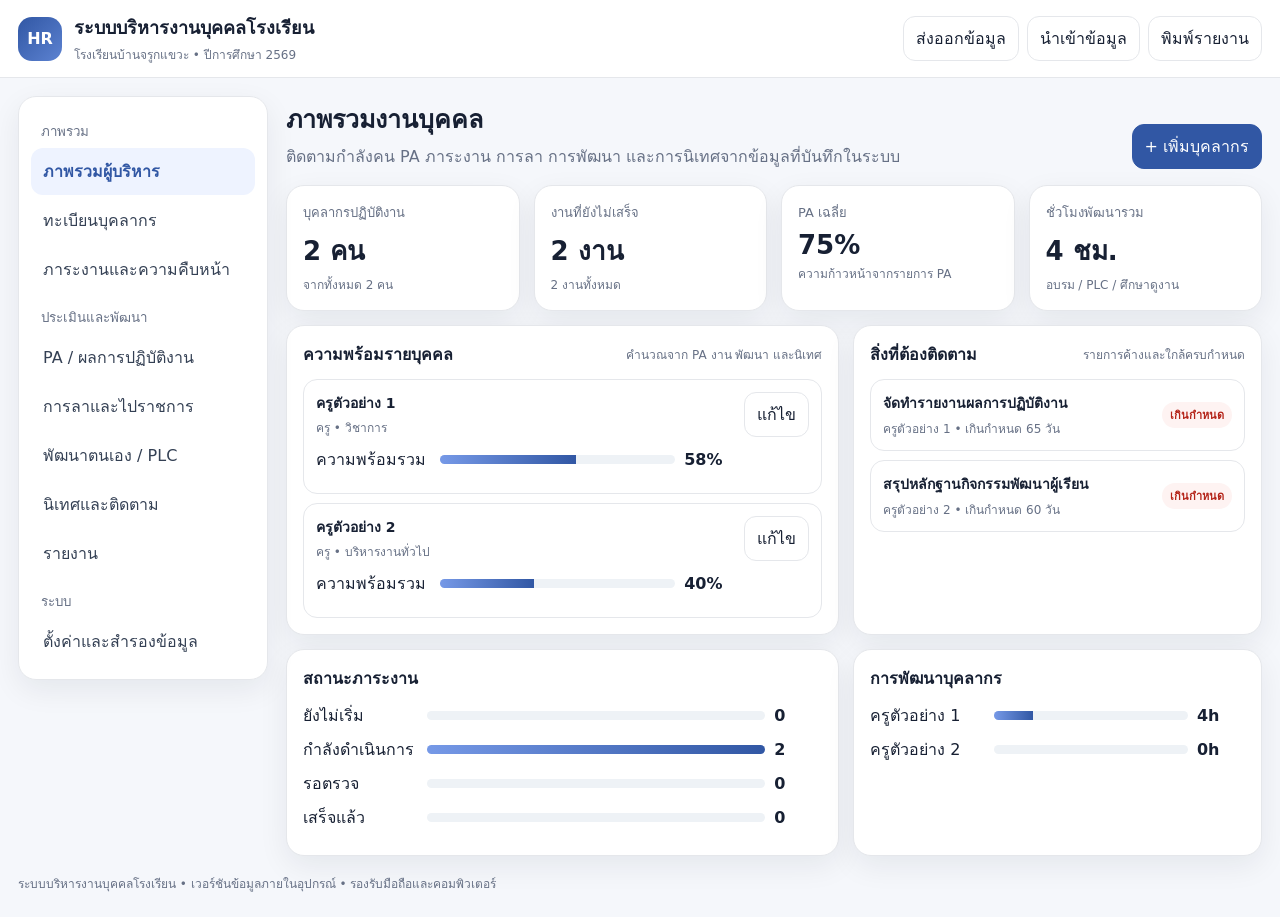
<file: hr/index.html>
<!doctype html>
<html lang="th">
<head>
  <meta charset="utf-8">
  <meta name="viewport" content="width=device-width,initial-scale=1,viewport-fit=cover">
  <meta name="theme-color" content="#3157a4">
  <meta name="description" content="ระบบบริหารงานบุคคลโรงเรียน สำหรับติดตามบุคลากร ภาระงาน PA การลา การพัฒนาและการนิเทศ">
  <link rel="manifest" href="manifest.webmanifest">
  <title>ระบบบริหารงานบุคคลโรงเรียน</title>
  <style>
    :root{--bg:#f5f7fb;--panel:#fff;--text:#172033;--muted:#667085;--line:#e5e7eb;--primary:#3157a4;--primary2:#244483;--soft:#eef3ff;--success:#067647;--warn:#b54708;--danger:#b42318;--shadow:0 10px 30px rgba(16,24,40,.07);--radius:18px}
    *{box-sizing:border-box} body{margin:0;font-family:system-ui,-apple-system,"Segoe UI",Tahoma,sans-serif;background:var(--bg);color:var(--text)}
    button,input,select,textarea{font:inherit} button{cursor:pointer}.app{min-height:100vh}
    .topbar{position:sticky;top:0;z-index:20;background:rgba(255,255,255,.96);backdrop-filter:blur(10px);border-bottom:1px solid var(--line)}
    .topbar-inner{max-width:1440px;margin:auto;padding:13px 18px;display:flex;gap:14px;align-items:center;justify-content:space-between}
    .brand{display:flex;gap:12px;align-items:center}.logo{width:44px;height:44px;border-radius:14px;background:linear-gradient(135deg,#3157a4,#5c82d1);display:grid;place-items:center;color:#fff;font-weight:900}
    h1{font-size:18px;margin:0}.brand p{margin:3px 0 0;color:var(--muted);font-size:12px}.top-actions{display:flex;gap:8px;flex-wrap:wrap;justify-content:flex-end}
    .btn{border:1px solid var(--line);background:#fff;color:var(--text);padding:9px 12px;border-radius:12px}.btn:hover{background:#f8fafc}.btn.primary{background:var(--primary);border-color:var(--primary);color:#fff}.btn.primary:hover{background:var(--primary2)}.btn.danger{color:var(--danger)}
    .layout{max-width:1440px;margin:auto;display:grid;grid-template-columns:250px 1fr;gap:18px;padding:18px}.sidebar{background:var(--panel);border:1px solid var(--line);box-shadow:var(--shadow);border-radius:var(--radius);padding:12px;height:fit-content;position:sticky;top:85px}
    .nav button{width:100%;display:flex;align-items:center;gap:9px;border:0;background:transparent;padding:11px 12px;border-radius:12px;text-align:left;color:#344054;margin:2px 0}.nav button.active{background:var(--soft);color:var(--primary);font-weight:800}.nav small{display:block;color:var(--muted);padding:12px 10px 4px}
    main{min-width:0}.page{display:none}.page.active{display:block}.hero{display:flex;align-items:flex-end;justify-content:space-between;gap:16px;margin:3px 0 16px}.hero h2{margin:0 0 5px;font-size:25px}.hero p{margin:0;color:var(--muted)}
    .cards{display:grid;grid-template-columns:repeat(4,minmax(0,1fr));gap:14px}.card{background:var(--panel);border:1px solid var(--line);border-radius:var(--radius);box-shadow:var(--shadow);padding:16px}.metric .label{font-size:13px;color:var(--muted)}.metric .value{font-size:26px;font-weight:900;margin:7px 0 4px}.metric .sub{font-size:12px;color:var(--muted)}
    .grid2{display:grid;grid-template-columns:1.15fr .85fr;gap:14px;margin-top:14px}.grid3{display:grid;grid-template-columns:repeat(3,1fr);gap:14px;margin-top:14px}.section-title{display:flex;justify-content:space-between;align-items:center;gap:10px;margin-bottom:12px}.section-title h3{font-size:16px;margin:0}
    .progress{height:9px;background:#eef2f6;border-radius:999px;overflow:hidden}.progress>span{display:block;height:100%;background:linear-gradient(90deg,#7699e7,#3157a4)}.row{display:flex;gap:10px;align-items:center}.between{justify-content:space-between}.muted{color:var(--muted)}.small{font-size:12px}
    .list{display:grid;gap:9px}.list-item{border:1px solid var(--line);border-radius:14px;padding:12px}.list-item h4{margin:0 0 5px;font-size:14px}.pill{display:inline-flex;align-items:center;padding:4px 8px;border-radius:999px;background:#f2f4f7;color:#475467;font-size:11px;font-weight:800}.pill.done{background:#ecfdf3;color:#027a48}.pill.work{background:#eff8ff;color:#175cd3}.pill.wait{background:#fffaeb;color:#b54708}.pill.late{background:#fef3f2;color:#b42318}
    .toolbar{display:flex;gap:8px;flex-wrap:wrap;margin-bottom:12px}.table-wrap{overflow:auto;border:1px solid var(--line);border-radius:14px}table{width:100%;border-collapse:collapse}th,td{padding:11px 12px;border-bottom:1px solid var(--line);text-align:left;white-space:nowrap;font-size:13px}th{background:#f8fafc;color:#475467}tr:last-child td{border-bottom:0}
    .field{display:grid;gap:6px}.field label{font-size:12px;color:#475467;font-weight:800}.field input,.field select,.field textarea{width:100%;border:1px solid #d0d5dd;border-radius:11px;padding:10px;background:#fff;color:var(--text)}.form-grid{display:grid;grid-template-columns:repeat(2,1fr);gap:12px}.span2{grid-column:1/-1}
    dialog{border:0;border-radius:20px;padding:0;box-shadow:0 30px 80px rgba(0,0,0,.25);width:min(760px,calc(100vw - 28px))}dialog::backdrop{background:rgba(15,23,42,.45)}.modal{padding:18px}.modal h3{margin:0 0 14px}.modal-actions{display:flex;justify-content:flex-end;gap:8px;margin-top:16px}
    .notice{background:#fffaeb;border:1px solid #fedf89;border-radius:14px;padding:12px;color:#7a2e0e;font-size:13px}.attachment-note{font-size:11px;color:var(--muted);margin-top:4px}.attachment-list{display:grid;gap:10px;max-height:60vh;overflow:auto}.attachment-item{display:grid;grid-template-columns:56px 1fr auto;gap:10px;align-items:center;border:1px solid var(--line);border-radius:14px;padding:10px}.attachment-preview{width:56px;height:56px;border-radius:10px;background:#f2f4f7;display:grid;place-items:center;overflow:hidden;font-size:11px;font-weight:800;color:#475467}.attachment-preview img{width:100%;height:100%;object-fit:cover}.attachment-name{font-size:13px;font-weight:800;word-break:break-word}.attachment-meta{font-size:11px;color:var(--muted);margin-top:3px}.attachment-actions{display:flex;gap:6px;flex-wrap:wrap;justify-content:flex-end}.person-card{display:grid;grid-template-columns:1fr auto;gap:12px;align-items:start}.person-card h4{margin:0 0 4px}.person-meta{font-size:12px;color:var(--muted);margin-bottom:10px}.kpi-line{display:grid;grid-template-columns:115px 1fr 48px;gap:9px;align-items:center;margin:9px 0}.empty{padding:24px;text-align:center;color:var(--muted)}
    .footer{max-width:1440px;margin:0 auto;padding:0 18px 24px;color:var(--muted);font-size:12px}
    @media(max-width:1050px){.cards{grid-template-columns:repeat(2,1fr)}.grid2{grid-template-columns:1fr}.layout{grid-template-columns:1fr}.sidebar{position:static}.nav{display:flex;overflow:auto}.nav small{display:none}.nav button{min-width:max-content}}
    @media(max-width:650px){.topbar-inner{align-items:flex-start}.brand p{display:none}.layout{padding:12px}.cards,.grid3,.form-grid{grid-template-columns:1fr}.span2{grid-column:auto}.hero{align-items:flex-start;flex-direction:column}.hero h2{font-size:22px}.kpi-line{grid-template-columns:90px 1fr 45px}.top-actions .btn{padding:8px 9px}}
    @media print{.topbar,.sidebar,.no-print,.footer{display:none!important}.layout{display:block;padding:0}.card{box-shadow:none}.page{display:none!important}.page.active{display:block!important}}
  </style>
</head>
<body>
<div class="app">
<header class="topbar"><div class="topbar-inner">
  <div class="brand"><div class="logo">HR</div><div><h1>ระบบบริหารงานบุคคลโรงเรียน</h1><p id="brandSub">โรงเรียนบ้านจรูกแขวะ • ปีการศึกษา 2569</p></div></div>
  <div class="top-actions">
    <button class="btn" id="exportBtn">ส่งออกข้อมูล</button>
    <label class="btn" for="importFile">นำเข้าข้อมูล</label><input id="importFile" type="file" accept=".json" hidden>
    <button class="btn" onclick="window.print()">พิมพ์รายงาน</button>
  </div>
</div></header>

<div class="layout">
<aside class="sidebar no-print"><nav class="nav" id="nav">
  <small>ภาพรวม</small>
  <button class="active" data-page="dashboard">ภาพรวมผู้บริหาร</button>
  <button data-page="people">ทะเบียนบุคลากร</button>
  <button data-page="tasks">ภาระงานและความคืบหน้า</button>
  <small>ประเมินและพัฒนา</small>
  <button data-page="pa">PA / ผลการปฏิบัติงาน</button>
  <button data-page="leave">การลาและไปราชการ</button>
  <button data-page="development">พัฒนาตนเอง / PLC</button>
  <button data-page="supervision">นิเทศและติดตาม</button>
  <button data-page="reports">รายงาน</button>
  <small>ระบบ</small>
  <button data-page="settings">ตั้งค่าและสำรองข้อมูล</button>
</nav></aside>

<main>
<section class="page active" id="dashboard">
  <div class="hero"><div><h2>ภาพรวมงานบุคคล</h2><p>ติดตามกำลังคน PA ภาระงาน การลา การพัฒนา และการนิเทศจากข้อมูลที่บันทึกในระบบ</p></div><button class="btn primary no-print" onclick="openPerson()">+ เพิ่มบุคลากร</button></div>
  <div class="cards" id="metrics"></div>
  <div class="grid2">
    <div class="card"><div class="section-title"><h3>ความพร้อมรายบุคคล</h3><span class="small muted">คำนวณจาก PA งาน พัฒนา และนิเทศ</span></div><div class="list" id="personProgress"></div></div>
    <div class="card"><div class="section-title"><h3>สิ่งที่ต้องติดตาม</h3><span class="small muted">รายการค้างและใกล้ครบกำหนด</span></div><div class="list" id="alerts"></div></div>
  </div>
  <div class="grid2">
    <div class="card"><div class="section-title"><h3>สถานะภาระงาน</h3></div><div id="taskSummary"></div></div>
    <div class="card"><div class="section-title"><h3>การพัฒนาบุคลากร</h3></div><div id="devSummary"></div></div>
  </div>
</section>

<section class="page" id="people">
  <div class="hero"><div><h2>ทะเบียนบุคลากร</h2><p>ข้อมูลพื้นฐาน ตำแหน่ง วิทยฐานะ และสถานะการปฏิบัติงาน</p></div><button class="btn primary" onclick="openPerson()">+ เพิ่มบุคลากร</button></div>
  <div class="card"><div class="toolbar"><input id="peopleSearch" class="btn" placeholder="ค้นหาชื่อ ตำแหน่ง..." style="min-width:240px;text-align:left"><select id="peopleFilter" class="btn"><option value="">ทุกสถานะ</option><option>ปฏิบัติงาน</option><option>ช่วยราชการ</option><option>ลาศึกษาต่อ</option><option>พ้นจากสถานศึกษา</option></select></div><div class="table-wrap"><table><thead><tr><th>ชื่อ-สกุล</th><th>ตำแหน่ง</th><th>วิทยฐานะ</th><th>งานหลัก</th><th>สถานะ</th><th>PA</th><th></th></tr></thead><tbody id="peopleRows"></tbody></table></div></div>
</section>

<section class="page" id="tasks">
  <div class="hero"><div><h2>ภาระงานและความคืบหน้า</h2><p>มอบหมายงาน กำหนดเส้นตาย และติดตามเปอร์เซ็นต์ความสำเร็จ</p></div><button class="btn primary" onclick="openTask()">+ มอบหมายงาน</button></div>
  <div class="card"><div class="toolbar"><select id="taskPersonFilter" class="btn"></select><select id="taskStatusFilter" class="btn"><option value="">ทุกสถานะ</option><option>ยังไม่เริ่ม</option><option>กำลังดำเนินการ</option><option>รอตรวจ</option><option>เสร็จแล้ว</option></select></div><div class="table-wrap"><table><thead><tr><th>งาน</th><th>ผู้รับผิดชอบ</th><th>กลุ่มงาน</th><th>กำหนดเสร็จ</th><th>ความก้าวหน้า</th><th>สถานะ</th><th>ไฟล์แนบ</th><th></th></tr></thead><tbody id="taskRows"></tbody></table></div></div>
</section>

<section class="page" id="pa">
  <div class="hero"><div><h2>PA / ผลการปฏิบัติงาน</h2><p>บันทึกเป้าหมาย ผลที่เกิดขึ้น คะแนน และหลักฐานอ้างอิง</p></div><button class="btn primary" onclick="openPA()">+ บันทึก PA</button></div>
  <div class="card"><div class="toolbar"><select id="paPersonFilter" class="btn"></select></div><div class="table-wrap"><table><thead><tr><th>บุคลากร</th><th>รอบประเมิน</th><th>เป้าหมาย</th><th>ผลสำเร็จ</th><th>คะแนน</th><th>สถานะ</th><th>ไฟล์แนบ</th><th></th></tr></thead><tbody id="paRows"></tbody></table></div></div>
</section>

<section class="page" id="leave">
  <div class="hero"><div><h2>การลาและไปราชการ</h2><p>บันทึกการลา การอบรม และการเดินทางไปราชการ พร้อมสรุปจำนวนวัน</p></div><button class="btn primary" onclick="openLeave()">+ บันทึกรายการ</button></div>
  <div class="cards" id="leaveMetrics"></div>
  <div class="card" style="margin-top:14px"><div class="table-wrap"><table><thead><tr><th>บุคลากร</th><th>ประเภท</th><th>ช่วงวันที่</th><th>จำนวนวัน</th><th>สถานะ</th><th>หมายเหตุ</th><th>ไฟล์แนบ</th><th></th></tr></thead><tbody id="leaveRows"></tbody></table></div></div>
</section>

<section class="page" id="development">
  <div class="hero"><div><h2>พัฒนาตนเอง / PLC</h2><p>สะสมชั่วโมงอบรม สัมมนา ศึกษาดูงาน PLC และการพัฒนาวิชาชีพ</p></div><button class="btn primary" onclick="openDev()">+ เพิ่มกิจกรรม</button></div>
  <div class="card"><div class="toolbar"><select id="devPersonFilter" class="btn"></select></div><div class="table-wrap"><table><thead><tr><th>บุคลากร</th><th>กิจกรรม</th><th>ประเภท</th><th>วันที่</th><th>ชั่วโมง</th><th>หน่วยงาน</th><th>ไฟล์แนบ</th><th></th></tr></thead><tbody id="devRows"></tbody></table></div></div>
</section>

<section class="page" id="supervision">
  <div class="hero"><div><h2>นิเทศและติดตาม</h2><p>บันทึกการสังเกตชั้นเรียน ผลนิเทศ ข้อเสนอแนะ และการติดตามครั้งถัดไป</p></div><button class="btn primary" onclick="openSupervision()">+ บันทึกนิเทศ</button></div>
  <div class="card"><div class="table-wrap"><table><thead><tr><th>บุคลากร</th><th>วันที่</th><th>เรื่อง/วิชา</th><th>คะแนน</th><th>ผลการนิเทศ</th><th>ติดตามครั้งถัดไป</th><th>ไฟล์แนบ</th><th></th></tr></thead><tbody id="supervisionRows"></tbody></table></div></div>
</section>

<section class="page" id="reports">
  <div class="hero"><div><h2>รายงานสำหรับผู้บริหาร</h2><p>สรุปข้อมูลสำคัญของงานบุคคลในหน้าเดียว</p></div><button class="btn no-print" onclick="window.print()">พิมพ์ / บันทึก PDF</button></div>
  <div class="card"><div class="section-title"><h3>สรุปงานบริหารบุคคล</h3><span class="small muted" id="reportDate"></span></div><div class="cards" id="reportMetrics"></div></div>
  <div class="grid2"><div class="card"><h3>ความคืบหน้า PA รายบุคคล</h3><div id="reportPA"></div></div><div class="card"><h3>ชั่วโมงพัฒนารายบุคคล</h3><div id="reportDev"></div></div></div>
  <div class="card" style="margin-top:14px"><h3>งานที่ยังไม่เสร็จ</h3><div id="reportTasks"></div></div>
</section>

<section class="page" id="settings">
  <div class="hero"><div><h2>ตั้งค่าและสำรองข้อมูล</h2><p>กำหนดชื่อสถานศึกษา ปีการศึกษา และค่าเป้าหมายของระบบ</p></div></div>
  <div class="grid2">
    <div class="card"><h3>ข้อมูลสถานศึกษา</h3><div class="form-grid"><div class="field span2"><label>ชื่อสถานศึกษา</label><input id="schoolName"></div><div class="field"><label>ปีการศึกษา</label><input id="academicYear" type="number"></div><div class="field"><label>เป้าหมายชั่วโมงพัฒนา/ปี</label><input id="devTarget" type="number" min="1"></div></div><div class="modal-actions"><button class="btn primary" id="saveSettings">บันทึกการตั้งค่า</button></div></div>
    <div class="card"><h3>การสำรองและความเป็นส่วนตัว</h3><p class="muted">ข้อมูลรายการถูกเก็บใน Local Storage และไฟล์ภาพ/PDF ถูกเก็บใน IndexedDB ของเบราว์เซอร์อุปกรณ์นี้ ไฟล์แนบจะไม่ถูกอัปโหลดเข้า GitHub และไม่รวมอยู่ในไฟล์สำรอง JSON</p><div class="row" style="flex-wrap:wrap"><button class="btn" id="exportBtn2">ดาวน์โหลดไฟล์สำรอง</button><button class="btn danger" id="resetBtn">ล้างข้อมูลทั้งหมด</button></div><div class="notice" style="margin-top:14px">รีโป GitHub นี้เป็นสาธารณะ แอปจึงไม่ฝังข้อมูลเงินจริงของบุคลากรไว้ในโค้ด กรุณาหลีกเลี่ยงการใส่เลขบัตรประชาชน ข้อมูลสุขภาพ หรือข้อมูลลับที่ไม่จำเป็น หากต้องการฐานข้อมูลส่วนกลางควรเพิ่มระบบยืนยันตัวตนและสิทธิ์การเข้าถึงก่อนใช้งานจริงหลายคน</div></div>
  </div>
</section>
</main>
</div>
<div class="footer">ระบบบริหารงานบุคคลโรงเรียน • เวอร์ชันข้อมูลภายในอุปกรณ์ • รองรับมือถือและคอมพิวเตอร์</div>
</div>

<dialog id="personDialog"><form method="dialog" class="modal" id="personForm"><h3>ข้อมูลบุคลากร</h3><input type="hidden" name="id"><div class="form-grid">
<div class="field span2"><label>ชื่อ-สกุล</label><input name="name" required></div>
<div class="field"><label>ตำแหน่ง</label><input name="position" placeholder="ครู / ผู้อำนวยการ / บุคลากร" required></div><div class="field"><label>วิทยฐานะ</label><input name="level" placeholder="ไม่มีวิทยฐานะ / ชำนาญการ"></div>
<div class="field"><label>งานหลัก</label><input name="mainDuty" placeholder="วิชาการ / บุคคล / งบประมาณ / ทั่วไป"></div><div class="field"><label>สถานะ</label><select name="status"><option>ปฏิบัติงาน</option><option>ช่วยราชการ</option><option>ลาศึกษาต่อ</option><option>พ้นจากสถานศึกษา</option></select></div>
<div class="field"><label>วันที่เริ่มปฏิบัติงาน</label><input name="startDate" type="date"></div><div class="field"><label>เป้าหมาย PA (%)</label><input name="paTarget" type="number" min="0" max="100" value="80"></div>
<div class="field span2"><label>หมายเหตุ</label><textarea name="note" rows="2"></textarea></div></div>
<div class="modal-actions"><button class="btn" value="cancel">ยกเลิก</button><button class="btn primary" value="default" id="savePersonBtn">บันทึก</button></div></form></dialog>

<dialog id="taskDialog"><form method="dialog" class="modal" id="taskForm"><h3>มอบหมายงาน</h3><input type="hidden" name="id"><div class="form-grid">
<div class="field span2"><label>ชื่องาน</label><input name="title" required></div><div class="field"><label>ผู้รับผิดชอบ</label><select name="personId" required></select></div><div class="field"><label>กลุ่มงาน</label><select name="group"><option>วิชาการ</option><option>บริหารงานบุคคล</option><option>งบประมาณ</option><option>บริหารทั่วไป</option><option>โครงการ/กิจกรรม</option><option>อื่น ๆ</option></select></div>
<div class="field"><label>กำหนดเสร็จ</label><input name="due" type="date"></div><div class="field"><label>ความก้าวหน้า (%)</label><input name="progress" type="number" min="0" max="100" value="0"></div>
<div class="field"><label>สถานะ</label><select name="status"><option>ยังไม่เริ่ม</option><option>กำลังดำเนินการ</option><option>รอตรวจ</option><option>เสร็จแล้ว</option></select></div><div class="field"><label>หลักฐาน/ลิงก์</label><input name="evidence" placeholder="https://..."></div>
<div class="field"><label>แนบไฟล์ภาพหลักฐาน</label><input name="imageFiles" type="file" accept="image/jpeg,image/png,image/webp" multiple><div class="attachment-note">เลือกได้หลายภาพ: JPG, PNG, WebP</div></div><div class="field"><label>แนบเอกสารรายงาน PDF</label><input name="pdfFiles" type="file" accept="application/pdf,.pdf" multiple><div class="attachment-note">เลือกได้หลายไฟล์ PDF</div></div>
<div class="field span2"><label>รายละเอียด</label><textarea name="note" rows="2"></textarea></div></div>
<div class="modal-actions"><button class="btn" value="cancel">ยกเลิก</button><button class="btn primary" value="default" id="saveTaskBtn">บันทึก</button></div></form></dialog>

<dialog id="paDialog"><form method="dialog" class="modal" id="paForm"><h3>บันทึก PA / ผลการปฏิบัติงาน</h3><input type="hidden" name="id"><div class="form-grid">
<div class="field"><label>บุคลากร</label><select name="personId" required></select></div><div class="field"><label>รอบประเมิน</label><input name="cycle" placeholder="รอบที่ 1/2569" required></div>
<div class="field span2"><label>เป้าหมาย/ประเด็นงาน</label><input name="target" required></div><div class="field"><label>ผลสำเร็จ (%)</label><input name="progress" type="number" min="0" max="100" value="0"></div><div class="field"><label>คะแนน</label><input name="score" type="number" min="0" max="100" step="0.01"></div>
<div class="field"><label>สถานะ</label><select name="status"><option>กำลังดำเนินการ</option><option>รอหลักฐาน</option><option>พร้อมประเมิน</option><option>ประเมินแล้ว</option></select></div><div class="field"><label>หลักฐาน/ลิงก์</label><input name="evidence" placeholder="https://..."></div>
<div class="field"><label>แนบไฟล์ภาพหลักฐาน</label><input name="imageFiles" type="file" accept="image/jpeg,image/png,image/webp" multiple><div class="attachment-note">JPG, PNG, WebP</div></div><div class="field"><label>แนบเอกสารรายงาน PDF</label><input name="pdfFiles" type="file" accept="application/pdf,.pdf" multiple><div class="attachment-note">ไฟล์ PDF รายงาน/หลักฐาน</div></div>
<div class="field span2"><label>ผลที่เกิดขึ้น/ข้อเสนอแนะ</label><textarea name="result" rows="3"></textarea></div></div>
<div class="modal-actions"><button class="btn" value="cancel">ยกเลิก</button><button class="btn primary" value="default" id="savePABtn">บันทึก</button></div></form></dialog>

<dialog id="leaveDialog"><form method="dialog" class="modal" id="leaveForm"><h3>บันทึกการลา / ไปราชการ</h3><input type="hidden" name="id"><div class="form-grid">
<div class="field"><label>บุคลากร</label><select name="personId" required></select></div><div class="field"><label>ประเภท</label><select name="type"><option>ลาป่วย</option><option>ลากิจ</option><option>ลาคลอด</option><option>ไปราชการ</option><option>อบรม/สัมมนา</option><option>อื่น ๆ</option></select></div>
<div class="field"><label>วันที่เริ่ม</label><input name="start" type="date" required></div><div class="field"><label>วันที่สิ้นสุด</label><input name="end" type="date" required></div>
<div class="field"><label>จำนวนวัน</label><input name="days" type="number" min="0" step="0.5" value="1"></div><div class="field"><label>สถานะ</label><select name="status"><option>รออนุมัติ</option><option>อนุมัติ</option><option>ไม่อนุมัติ</option></select></div>
<div class="field"><label>แนบไฟล์ภาพหลักฐาน</label><input name="imageFiles" type="file" accept="image/jpeg,image/png,image/webp" multiple><div class="attachment-note">JPG, PNG, WebP</div></div><div class="field"><label>แนบเอกสาร PDF</label><input name="pdfFiles" type="file" accept="application/pdf,.pdf" multiple><div class="attachment-note">คำสั่ง/หนังสือ/เอกสาร PDF</div></div>
<div class="field span2"><label>หมายเหตุ</label><textarea name="note" rows="2"></textarea></div></div>
<div class="modal-actions"><button class="btn" value="cancel">ยกเลิก</button><button class="btn primary" value="default" id="saveLeaveBtn">บันทึก</button></div></form></dialog>

<dialog id="devDialog"><form method="dialog" class="modal" id="devForm"><h3>เพิ่มกิจกรรมพัฒนา</h3><input type="hidden" name="id"><div class="form-grid">
<div class="field"><label>บุคลากร</label><select name="personId" required></select></div><div class="field"><label>ประเภท</label><select name="type"><option>อบรม</option><option>สัมมนา</option><option>PLC</option><option>ศึกษาดูงาน</option><option>ศึกษาด้วยตนเอง</option><option>อื่น ๆ</option></select></div>
<div class="field span2"><label>ชื่อกิจกรรม</label><input name="title" required></div><div class="field"><label>วันที่</label><input name="date" type="date"></div><div class="field"><label>จำนวนชั่วโมง</label><input name="hours" type="number" min="0" step="0.5" value="1"></div>
<div class="field span2"><label>หน่วยงาน/แหล่งเรียนรู้</label><input name="provider"></div>
<div class="field"><label>แนบไฟล์ภาพ/เกียรติบัตร</label><input name="imageFiles" type="file" accept="image/jpeg,image/png,image/webp" multiple><div class="attachment-note">JPG, PNG, WebP</div></div><div class="field"><label>แนบเอกสารรายงาน PDF</label><input name="pdfFiles" type="file" accept="application/pdf,.pdf" multiple><div class="attachment-note">รายงาน/เกียรติบัตร PDF</div></div></div>
<div class="modal-actions"><button class="btn" value="cancel">ยกเลิก</button><button class="btn primary" value="default" id="saveDevBtn">บันทึก</button></div></form></dialog>

<dialog id="supervisionDialog"><form method="dialog" class="modal" id="supervisionForm"><h3>บันทึกการนิเทศ</h3><input type="hidden" name="id"><div class="form-grid">
<div class="field"><label>บุคลากร</label><select name="personId" required></select></div><div class="field"><label>วันที่นิเทศ</label><input name="date" type="date" required></div>
<div class="field span2"><label>เรื่อง/วิชา/กิจกรรม</label><input name="topic" required></div><div class="field"><label>คะแนน (%)</label><input name="score" type="number" min="0" max="100"></div><div class="field"><label>ติดตามครั้งถัดไป</label><input name="followup" type="date"></div>
<div class="field"><label>แนบไฟล์ภาพการนิเทศ</label><input name="imageFiles" type="file" accept="image/jpeg,image/png,image/webp" multiple><div class="attachment-note">JPG, PNG, WebP</div></div><div class="field"><label>แนบรายงานนิเทศ PDF</label><input name="pdfFiles" type="file" accept="application/pdf,.pdf" multiple><div class="attachment-note">รายงานนิเทศ PDF</div></div>
<div class="field span2"><label>ผลการนิเทศ/ข้อเสนอแนะ</label><textarea name="result" rows="3"></textarea></div></div>
<div class="modal-actions"><button class="btn" value="cancel">ยกเลิก</button><button class="btn primary" value="default" id="saveSupervisionBtn">บันทึก</button></div></form></dialog>

<dialog id="attachmentDialog"><div class="modal"><div class="section-title"><h3>ไฟล์แนบ</h3><button class="btn" onclick="document.getElementById('attachmentDialog').close()">ปิด</button></div><div id="attachmentList" class="attachment-list"></div></div></dialog>

<script>
const KEY='schoolHRAppV1';
const FILE_DB='schoolHRFilesV1', FILE_STORE='files';
const seed={
 settings:{schoolName:'โรงเรียนบ้านจรูกแขวะ',academicYear:2569,devTarget:20},
 people:[
  {id:'p1',name:'ครูตัวอย่าง 1',position:'ครู',level:'',mainDuty:'วิชาการ',status:'ปฏิบัติงาน',startDate:'',paTarget:80,note:''},
  {id:'p2',name:'ครูตัวอย่าง 2',position:'ครู',level:'',mainDuty:'บริหารงานทั่วไป',status:'ปฏิบัติงาน',startDate:'',paTarget:80,note:''}
 ],
 tasks:[
  {id:'t1',title:'จัดทำรายงานผลการปฏิบัติงาน',personId:'p1',group:'บริหารงานบุคคล',due:'2026-09-30',progress:75,status:'กำลังดำเนินการ',evidence:'',note:''},
  {id:'t2',title:'สรุปหลักฐานกิจกรรมพัฒนาผู้เรียน',personId:'p2',group:'วิชาการ',due:'2026-10-05',progress:50,status:'กำลังดำเนินการ',evidence:'',note:''}
 ],
 pa:[
  {id:'a1',personId:'p1',cycle:'ปีงบประมาณ 2569',target:'พัฒนาผลลัพธ์การเรียนรู้ตามข้อตกลง',progress:80,score:0,status:'กำลังดำเนินการ',evidence:'',result:''},
  {id:'a2',personId:'p2',cycle:'ปีงบประมาณ 2569',target:'พัฒนาการจัดการเรียนรู้และงานตามมาตรฐานตำแหน่ง',progress:70,score:0,status:'กำลังดำเนินการ',evidence:'',result:''}
 ],
 leaves:[],
 development:[
  {id:'d1',personId:'p1',type:'PLC',title:'PLC พัฒนาการจัดการเรียนรู้',date:'2026-09-10',hours:4,provider:'ภายในสถานศึกษา'}
 ],
 supervision:[],
};
let db=load();
function load(){try{const x=JSON.parse(localStorage.getItem(KEY));return x&&x.settings?x:structuredClone(seed)}catch(e){return structuredClone(seed)}}
function save(){localStorage.setItem(KEY,JSON.stringify(db));renderAll()}
function uid(prefix){return prefix+Date.now().toString(36)+Math.random().toString(36).slice(2,5)}
function esc(v){return String(v??'').replace(/[&<>"']/g,function(m){return {'&':'&amp;','<':'&lt;','>':'&gt;','"':'&quot;',"'":'&#039;'}[m]})}
function formatBytes(n){n=Number(n)||0;if(n<1024)return n+' B';if(n<1048576)return (n/1024).toFixed(1)+' KB';return (n/1048576).toFixed(1)+' MB'}
function openFileDB(){return new Promise(function(resolve,reject){const req=indexedDB.open(FILE_DB,1);req.onupgradeneeded=function(){const d=req.result;if(!d.objectStoreNames.contains(FILE_STORE))d.createObjectStore(FILE_STORE,{keyPath:'id'})};req.onsuccess=function(){resolve(req.result)};req.onerror=function(){reject(req.error)}})}
async function putFile(file){const id=uid('f');const d=await openFileDB();return new Promise(function(resolve,reject){const tx=d.transaction(FILE_STORE,'readwrite');tx.objectStore(FILE_STORE).put({id:id,name:file.name,type:file.type,size:file.size,blob:file,createdAt:new Date().toISOString()});tx.oncomplete=function(){d.close();resolve({id:id,name:file.name,type:file.type,size:file.size,kind:file.type==='application/pdf'?'pdf':'image'})};tx.onerror=function(){d.close();reject(tx.error)}})}
async function getFile(id){const d=await openFileDB();return new Promise(function(resolve,reject){const req=d.transaction(FILE_STORE,'readonly').objectStore(FILE_STORE).get(id);req.onsuccess=function(){d.close();resolve(req.result||null)};req.onerror=function(){d.close();reject(req.error)}})}
async function deleteFile(id){const d=await openFileDB();return new Promise(function(resolve,reject){const tx=d.transaction(FILE_STORE,'readwrite');tx.objectStore(FILE_STORE).delete(id);tx.oncomplete=function(){d.close();resolve()};tx.onerror=function(){d.close();reject(tx.error)}})}
async function clearFiles(){const d=await openFileDB();return new Promise(function(resolve,reject){const tx=d.transaction(FILE_STORE,'readwrite');tx.objectStore(FILE_STORE).clear();tx.oncomplete=function(){d.close();resolve()};tx.onerror=function(){d.close();reject(tx.error)}})}
async function collectAttachments(form,existing){const out=Array.isArray(existing)?existing.slice():[];const images=form.elements.imageFiles?Array.from(form.elements.imageFiles.files||[]):[];const pdfs=form.elements.pdfFiles?Array.from(form.elements.pdfFiles.files||[]):[];for(const f of images){if(!['image/jpeg','image/png','image/webp'].includes(f.type))throw new Error('รองรับไฟล์ภาพ JPG, PNG และ WebP เท่านั้น');out.push(await putFile(f))}for(const f of pdfs){if(f.type!=='application/pdf'&&!f.name.toLowerCase().endsWith('.pdf'))throw new Error('รองรับเอกสาร PDF เท่านั้น');out.push(await putFile(f))}return out}
function attachmentCell(key,x){const n=Array.isArray(x.attachments)?x.attachments.length:0;return n?'<button class="btn" onclick="viewAttachments(\''+key+'\',\''+x.id+'\')">'+n+' ไฟล์</button>':'<span class="small muted">ไม่มี</span>'}
async function viewAttachments(key,id){const rec=(db[key]||[]).find(function(x){return x.id===id});const list=document.getElementById('attachmentList');if(!rec||!rec.attachments||!rec.attachments.length){list.innerHTML='<div class="empty">ไม่มีไฟล์แนบ</div>';document.getElementById('attachmentDialog').showModal();return}list.innerHTML='<div class="empty">กำลังโหลด...</div>';document.getElementById('attachmentDialog').showModal();const rows=[];for(const meta of rec.attachments){const f=await getFile(meta.id);if(!f){rows.push('<div class="attachment-item"><div class="attachment-preview">?</div><div><div class="attachment-name">'+esc(meta.name)+'</div><div class="attachment-meta">ไม่พบไฟล์ในอุปกรณ์นี้</div></div><div class="attachment-actions"><button class="btn danger" onclick="removeAttachment(\''+key+'\',\''+id+'\',\''+meta.id+'\')">ลบรายการ</button></div></div>');continue}const url=URL.createObjectURL(f.blob);const preview=f.type&&f.type.startsWith('image/')?'<img src="'+url+'" alt="">':'PDF';rows.push('<div class="attachment-item"><div class="attachment-preview">'+preview+'</div><div><div class="attachment-name">'+esc(f.name)+'</div><div class="attachment-meta">'+esc(f.type||'ไฟล์')+' • '+formatBytes(f.size)+'</div></div><div class="attachment-actions"><a class="btn" href="'+url+'" target="_blank" rel="noopener">เปิด</a><a class="btn" href="'+url+'" download="'+esc(f.name)+'">ดาวน์โหลด</a><button class="btn danger" onclick="removeAttachment(\''+key+'\',\''+id+'\',\''+meta.id+'\')">ลบ</button></div></div>')}list.innerHTML=rows.join('')}
async function removeAttachment(key,id,fileId){const rec=(db[key]||[]).find(function(x){return x.id===id});if(!rec)return;if(!confirm('ลบไฟล์แนบนี้?'))return;await deleteFile(fileId);rec.attachments=(rec.attachments||[]).filter(function(a){return a.id!==fileId});save();await viewAttachments(key,id)}
async function cleanupRecordFiles(rec){if(!rec||!Array.isArray(rec.attachments))return;for(const a of rec.attachments){try{await deleteFile(a.id)}catch(e){}}}
function personName(id){const p=db.people.find(function(x){return x.id===id});return p?p.name:'-'}
function pct(n){n=Number(n)||0;return Math.max(0,Math.min(100,n))}
function avg(arr){return arr.length?arr.reduce(function(a,b){return a+(Number(b)||0)},0)/arr.length:0}
function fmtDate(s){if(!s)return '-';const d=new Date(s+'T00:00:00');return isNaN(d)?s:d.toLocaleDateString('th-TH',{day:'numeric',month:'short',year:'2-digit'})}
function daysUntil(s){if(!s)return 9999;const today=new Date();today.setHours(0,0,0,0);const d=new Date(s+'T00:00:00');return Math.ceil((d-today)/86400000)}
function pill(status){let c='';if(['เสร็จแล้ว','ประเมินแล้ว','อนุมัติ','พร้อมประเมิน'].includes(status))c='done';else if(['กำลังดำเนินการ','ปฏิบัติงาน'].includes(status))c='work';else if(['รอตรวจ','รอหลักฐาน','รออนุมัติ'].includes(status))c='wait';return '<span class="pill '+c+'">'+esc(status)+'</span>'}
function progressBar(v){v=pct(v);return '<div class="progress"><span style="width:'+v+'%"></span></div>'}
function setPage(id){document.querySelectorAll('.page').forEach(function(x){x.classList.toggle('active',x.id===id)});document.querySelectorAll('#nav button').forEach(function(x){x.classList.toggle('active',x.dataset.page===id)});window.scrollTo({top:0,behavior:'smooth'});if(id==='reports')renderReports()}
document.querySelectorAll('#nav button').forEach(function(b){b.onclick=function(){setPage(b.dataset.page)}});

function personPA(id){const a=db.pa.filter(function(x){return x.personId===id});return Math.round(avg(a.map(function(x){return x.progress})))}
function personTask(id){const a=db.tasks.filter(function(x){return x.personId===id});return a.length?Math.round(avg(a.map(function(x){return x.progress}))):0}
function personDev(id){const h=db.development.filter(function(x){return x.personId===id}).reduce(function(a,b){return a+(Number(b.hours)||0)},0);return Math.round(Math.min(100,(h/(Number(db.settings.devTarget)||20))*100))}
function personSup(id){const a=db.supervision.filter(function(x){return x.personId===id});return a.length?Math.round(avg(a.map(function(x){return x.score}))):0}
function readiness(id){const parts=[personPA(id),personTask(id),personDev(id)];if(db.supervision.some(function(x){return x.personId===id}))parts.push(personSup(id));return Math.round(avg(parts))}

function renderDashboard(){
 const active=db.people.filter(function(x){return x.status==='ปฏิบัติงาน'}).length;
 const open=db.tasks.filter(function(x){return x.status!=='เสร็จแล้ว'}).length;
 const paAvg=Math.round(avg(db.pa.map(function(x){return x.progress})));
 const devHours=db.development.reduce(function(a,b){return a+(Number(b.hours)||0)},0);
 document.getElementById('metrics').innerHTML=
  metric('บุคลากรปฏิบัติงาน',active+' คน','จากทั้งหมด '+db.people.length+' คน')+
  metric('งานที่ยังไม่เสร็จ',open+' งาน',db.tasks.length+' งานทั้งหมด')+
  metric('PA เฉลี่ย',paAvg+'%','ความก้าวหน้าจากรายการ PA')+
  metric('ชั่วโมงพัฒนารวม',devHours+' ชม.','อบรม / PLC / ศึกษาดูงาน');
 const pp=document.getElementById('personProgress');
 pp.innerHTML=db.people.length?db.people.map(function(p){const r=readiness(p.id);return '<div class="list-item person-card"><div><h4>'+esc(p.name)+'</h4><div class="person-meta">'+esc(p.position)+(p.level?' • '+esc(p.level):'')+' • '+esc(p.mainDuty||'-')+'</div><div class="kpi-line"><span>ความพร้อมรวม</span>'+progressBar(r)+'<b>'+r+'%</b></div></div><button class="btn no-print" onclick="editPerson(\''+p.id+'\')">แก้ไข</button></div>'}).join(''):'<div class="empty">ยังไม่มีข้อมูลบุคลากร</div>';
 const alerts=[];
 db.tasks.filter(function(t){return t.status!=='เสร็จแล้ว'}).forEach(function(t){const d=daysUntil(t.due);if(d<=14)alerts.push({title:t.title,sub:personName(t.personId)+' • '+(d<0?'เกินกำหนด '+Math.abs(d)+' วัน':'เหลือ '+d+' วัน'),late:d<0})});
 db.supervision.forEach(function(s){const d=daysUntil(s.followup);if(s.followup&&d<=14)alerts.push({title:'ติดตามนิเทศ: '+personName(s.personId),sub:fmtDate(s.followup),late:d<0})});
 document.getElementById('alerts').innerHTML=alerts.length?alerts.slice(0,8).map(function(a){return '<div class="list-item"><div class="row between"><div><h4>'+esc(a.title)+'</h4><div class="small muted">'+esc(a.sub)+'</div></div><span class="pill '+(a.late?'late':'wait')+'">'+(a.late?'เกินกำหนด':'ติดตาม')+'</span></div></div>'}).join(''):'<div class="empty">ยังไม่มีรายการเร่งด่วน</div>';
 const statuses=['ยังไม่เริ่ม','กำลังดำเนินการ','รอตรวจ','เสร็จแล้ว'];
 document.getElementById('taskSummary').innerHTML=statuses.map(function(s){const n=db.tasks.filter(function(t){return t.status===s}).length;const p=db.tasks.length?Math.round(n/db.tasks.length*100):0;return '<div class="kpi-line"><span>'+s+'</span>'+progressBar(p)+'<b>'+n+'</b></div>'}).join('');
 document.getElementById('devSummary').innerHTML=db.people.length?db.people.slice(0,6).map(function(p){const h=db.development.filter(function(d){return d.personId===p.id}).reduce(function(a,b){return a+(Number(b.hours)||0)},0);const per=Math.min(100,Math.round(h/(Number(db.settings.devTarget)||20)*100));return '<div class="kpi-line"><span>'+esc(p.name)+'</span>'+progressBar(per)+'<b>'+h+'h</b></div>'}).join(''):'<div class="empty">ยังไม่มีข้อมูล</div>';
}
function metric(label,value,sub){return '<div class="card metric"><div class="label">'+label+'</div><div class="value">'+value+'</div><div class="sub">'+sub+'</div></div>'}

function renderPeople(){
 const q=(document.getElementById('peopleSearch').value||'').toLowerCase(), f=document.getElementById('peopleFilter').value;
 const rows=db.people.filter(function(p){return (!q||(p.name+' '+p.position+' '+p.level+' '+p.mainDuty).toLowerCase().includes(q))&&(!f||p.status===f)}).map(function(p){
  return '<tr><td><b>'+esc(p.name)+'</b></td><td>'+esc(p.position)+'</td><td>'+esc(p.level||'-')+'</td><td>'+esc(p.mainDuty||'-')+'</td><td>'+pill(p.status)+'</td><td>'+personPA(p.id)+'%</td><td><button class="btn" onclick="editPerson(\''+p.id+'\')">แก้ไข</button> <button class="btn danger" onclick="removePerson(\''+p.id+'\')">ลบ</button></td></tr>';
 }).join('');
 document.getElementById('peopleRows').innerHTML=rows||'<tr><td colspan="8" class="empty">ไม่พบข้อมูล</td></tr>';
}
function renderTasks(){
 fillPersonSelects();
 const pf=document.getElementById('taskPersonFilter').value, sf=document.getElementById('taskStatusFilter').value;
 const rows=db.tasks.filter(function(t){return (!pf||t.personId===pf)&&(!sf||t.status===sf)}).map(function(t){return '<tr><td><b>'+esc(t.title)+'</b></td><td>'+esc(personName(t.personId))+'</td><td>'+esc(t.group)+'</td><td>'+fmtDate(t.due)+'</td><td><div style="min-width:130px">'+progressBar(t.progress)+'</div><span class="small">'+pct(t.progress)+'%</span></td><td>'+pill(t.status)+'</td><td>'+attachmentCell('tasks',t)+'</td><td><button class="btn" onclick="editTask(\''+t.id+'\')">แก้ไข</button> <button class="btn danger" onclick="removeItem(\'tasks\',\''+t.id+'\')">ลบ</button></td></tr>'}).join('');
 document.getElementById('taskRows').innerHTML=rows||'<tr><td colspan="8" class="empty">ไม่พบข้อมูล</td></tr>';
}
function renderPA(){
 fillPersonSelects();const pf=document.getElementById('paPersonFilter').value;
 const rows=db.pa.filter(function(a){return !pf||a.personId===pf}).map(function(a){return '<tr><td>'+esc(personName(a.personId))+'</td><td>'+esc(a.cycle)+'</td><td title="'+esc(a.target)+'">'+esc(a.target.slice(0,45))+(a.target.length>45?'...':'')+'</td><td>'+pct(a.progress)+'%</td><td>'+(Number(a.score)?Number(a.score).toFixed(2):'-')+'</td><td>'+pill(a.status)+'</td><td>'+attachmentCell('pa',a)+'</td><td><button class="btn" onclick="editPA(\''+a.id+'\')">แก้ไข</button> <button class="btn danger" onclick="removeItem(\'pa\',\''+a.id+'\')">ลบ</button></td></tr>'}).join('');
 document.getElementById('paRows').innerHTML=rows||'<tr><td colspan="8" class="empty">ไม่พบข้อมูล</td></tr>';
}
function renderLeave(){
 const total=db.leaves.reduce(function(a,b){return a+(Number(b.days)||0)},0), sick=db.leaves.filter(function(x){return x.type==='ลาป่วย'}).reduce(function(a,b){return a+(Number(b.days)||0)},0), official=db.leaves.filter(function(x){return x.type==='ไปราชการ'}).reduce(function(a,b){return a+(Number(b.days)||0)},0);
 document.getElementById('leaveMetrics').innerHTML=metric('วันลารวม',total+' วัน','ทุกรายการที่บันทึก')+metric('ลาป่วย',sick+' วัน','รวมทั้งปีการศึกษา')+metric('ไปราชการ',official+' วัน','รวมทั้งปีการศึกษา')+metric('รายการทั้งหมด',db.leaves.length+' รายการ','การลาและไปราชการ');
 document.getElementById('leaveRows').innerHTML=db.leaves.length?db.leaves.map(function(x){return '<tr><td>'+esc(personName(x.personId))+'</td><td>'+esc(x.type)+'</td><td>'+fmtDate(x.start)+' - '+fmtDate(x.end)+'</td><td>'+x.days+'</td><td>'+pill(x.status)+'</td><td>'+esc(x.note||'-')+'</td><td>'+attachmentCell('leaves',x)+'</td><td><button class="btn" onclick="editLeave(\''+x.id+'\')">แก้ไข</button> <button class="btn danger" onclick="removeItem(\'leaves\',\''+x.id+'\')">ลบ</button></td></tr>'}).join(''):'<tr><td colspan="8" class="empty">ยังไม่มีรายการ</td></tr>';
}
function renderDev(){
 fillPersonSelects();const pf=document.getElementById('devPersonFilter').value;
 document.getElementById('devRows').innerHTML=db.development.filter(function(x){return !pf||x.personId===pf}).map(function(x){return '<tr><td>'+esc(personName(x.personId))+'</td><td>'+esc(x.title)+'</td><td>'+esc(x.type)+'</td><td>'+fmtDate(x.date)+'</td><td>'+x.hours+'</td><td>'+esc(x.provider||'-')+'</td><td>'+attachmentCell('development',x)+'</td><td><button class="btn" onclick="editDev(\''+x.id+'\')">แก้ไข</button> <button class="btn danger" onclick="removeItem(\'development\',\''+x.id+'\')">ลบ</button></td></tr>'}).join('')||'<tr><td colspan="8" class="empty">ยังไม่มีรายการ</td></tr>';
}
function renderSupervision(){
 document.getElementById('supervisionRows').innerHTML=db.supervision.length?db.supervision.map(function(x){return '<tr><td>'+esc(personName(x.personId))+'</td><td>'+fmtDate(x.date)+'</td><td>'+esc(x.topic)+'</td><td>'+(x.score||0)+'%</td><td>'+esc(x.result||'-')+'</td><td>'+fmtDate(x.followup)+'</td><td>'+attachmentCell('supervision',x)+'</td><td><button class="btn" onclick="editSupervision(\''+x.id+'\')">แก้ไข</button> <button class="btn danger" onclick="removeItem(\'supervision\',\''+x.id+'\')">ลบ</button></td></tr>'}).join(''):'<tr><td colspan="8" class="empty">ยังไม่มีรายการ</td></tr>';
}
function renderReports(){
 document.getElementById('reportDate').textContent=new Date().toLocaleDateString('th-TH',{dateStyle:'long'});
 const active=db.people.filter(function(x){return x.status==='ปฏิบัติงาน'}).length, completed=db.tasks.filter(function(x){return x.status==='เสร็จแล้ว'}).length, paAvg=Math.round(avg(db.pa.map(function(x){return x.progress}))), supAvg=Math.round(avg(db.supervision.map(function(x){return x.score})));
 document.getElementById('reportMetrics').innerHTML=metric('บุคลากร',active+' คน','กำลังปฏิบัติงาน')+metric('งานเสร็จ',completed+'/'+db.tasks.length,'ภาระงานที่บันทึก')+metric('PA เฉลี่ย',paAvg+'%','ความก้าวหน้า')+metric('นิเทศเฉลี่ย',supAvg+'%','จากรายการที่บันทึก');
 document.getElementById('reportPA').innerHTML=db.people.map(function(p){const v=personPA(p.id);return '<div class="kpi-line"><span>'+esc(p.name)+'</span>'+progressBar(v)+'<b>'+v+'%</b></div>'}).join('')||'<div class="empty">ไม่มีข้อมูล</div>';
 document.getElementById('reportDev').innerHTML=db.people.map(function(p){const h=db.development.filter(function(x){return x.personId===p.id}).reduce(function(a,b){return a+(Number(b.hours)||0)},0);const v=Math.min(100,Math.round(h/(Number(db.settings.devTarget)||20)*100));return '<div class="kpi-line"><span>'+esc(p.name)+'</span>'+progressBar(v)+'<b>'+h+'h</b></div>'}).join('')||'<div class="empty">ไม่มีข้อมูล</div>';
 const pending=db.tasks.filter(function(x){return x.status!=='เสร็จแล้ว'});document.getElementById('reportTasks').innerHTML=pending.length?'<div class="table-wrap"><table><thead><tr><th>งาน</th><th>ผู้รับผิดชอบ</th><th>กำหนดเสร็จ</th><th>ความก้าวหน้า</th></tr></thead><tbody>'+pending.map(function(t){return '<tr><td>'+esc(t.title)+'</td><td>'+esc(personName(t.personId))+'</td><td>'+fmtDate(t.due)+'</td><td>'+pct(t.progress)+'%</td></tr>'}).join('')+'</tbody></table></div>':'<div class="empty">ไม่มีงานค้าง</div>';
}
function renderSettings(){document.getElementById('schoolName').value=db.settings.schoolName||'';document.getElementById('academicYear').value=db.settings.academicYear||2569;document.getElementById('devTarget').value=db.settings.devTarget||20;document.getElementById('brandSub').textContent=(db.settings.schoolName||'สถานศึกษา')+' • ปีการศึกษา '+(db.settings.academicYear||'')}
function fillPersonSelects(){
 const opts='<option value="">ทั้งหมด</option>'+db.people.map(function(p){return '<option value="'+p.id+'">'+esc(p.name)+'</option>'}).join('');
 ['taskPersonFilter','paPersonFilter','devPersonFilter'].forEach(function(id){const el=document.getElementById(id);const old=el.value;el.innerHTML=opts;el.value=old});
 document.querySelectorAll('select[name="personId"]').forEach(function(el){const old=el.value;el.innerHTML=db.people.map(function(p){return '<option value="'+p.id+'">'+esc(p.name)+'</option>'}).join('');if(old)el.value=old});
}
function renderAll(){renderSettings();fillPersonSelects();renderDashboard();renderPeople();renderTasks();renderPA();renderLeave();renderDev();renderSupervision();if(document.getElementById('reports').classList.contains('active'))renderReports()}
['peopleSearch','peopleFilter'].forEach(function(id){document.getElementById(id).addEventListener('input',renderPeople)});
['taskPersonFilter','taskStatusFilter'].forEach(function(id){document.getElementById(id).addEventListener('change',renderTasks)});
document.getElementById('paPersonFilter').addEventListener('change',renderPA);document.getElementById('devPersonFilter').addEventListener('change',renderDev);

function openPerson(id){const f=document.getElementById('personForm');f.reset();f.elements.id.value='';f.elements.paTarget.value=80;if(id){const x=db.people.find(function(p){return p.id===id});Object.keys(x).forEach(function(k){if(f.elements[k])f.elements[k].value=x[k]??''})}document.getElementById('personDialog').showModal()}
function editPerson(id){openPerson(id)}
document.getElementById('savePersonBtn').onclick=function(e){e.preventDefault();const f=document.getElementById('personForm');if(!f.reportValidity())return;const v=Object.fromEntries(new FormData(f));v.paTarget=Number(v.paTarget)||80;if(v.id){Object.assign(db.people.find(function(x){return x.id===v.id}),v)}else{v.id=uid('p');db.people.push(v)}document.getElementById('personDialog').close();save()}
async function removePerson(id){if(!confirm('ลบบุคลากรรายนี้และข้อมูลที่เชื่อมโยงทั้งหมด?'))return;for(const k of ['tasks','pa','leaves','development','supervision']){const linked=db[k].filter(function(x){return x.personId===id});for(const rec of linked)await cleanupRecordFiles(rec);db[k]=db[k].filter(function(x){return x.personId!==id})}db.people=db.people.filter(function(x){return x.id!==id});save()}

function openTask(id){if(!db.people.length){alert('กรุณาเพิ่มบุคลากรก่อน');return}fillPersonSelects();const f=document.getElementById('taskForm');f.reset();f.elements.id.value='';f.elements.progress.value=0;if(id){const x=db.tasks.find(function(t){return t.id===id});Object.keys(x).forEach(function(k){if(f.elements[k])f.elements[k].value=x[k]??''})}document.getElementById('taskDialog').showModal()}
function editTask(id){openTask(id)}
document.getElementById('saveTaskBtn').onclick=function(e){e.preventDefault();saveForm('taskForm','tasks','t',function(v){v.progress=Number(v.progress)||0;if(v.status==='เสร็จแล้ว')v.progress=100},'taskDialog')}

function openPA(id){if(!db.people.length){alert('กรุณาเพิ่มบุคลากรก่อน');return}fillPersonSelects();const f=document.getElementById('paForm');f.reset();f.elements.id.value='';f.elements.progress.value=0;if(id){const x=db.pa.find(function(t){return t.id===id});Object.keys(x).forEach(function(k){if(f.elements[k])f.elements[k].value=x[k]??''})}document.getElementById('paDialog').showModal()}
function editPA(id){openPA(id)}
document.getElementById('savePABtn').onclick=function(e){e.preventDefault();saveForm('paForm','pa','a',function(v){v.progress=Number(v.progress)||0;v.score=Number(v.score)||0},'paDialog')}

function openLeave(id){if(!db.people.length){alert('กรุณาเพิ่มบุคลากรก่อน');return}fillPersonSelects();const f=document.getElementById('leaveForm');f.reset();f.elements.id.value='';f.elements.days.value=1;if(id){const x=db.leaves.find(function(t){return t.id===id});Object.keys(x).forEach(function(k){if(f.elements[k])f.elements[k].value=x[k]??''})}document.getElementById('leaveDialog').showModal()}
function editLeave(id){openLeave(id)}
document.getElementById('saveLeaveBtn').onclick=function(e){e.preventDefault();saveForm('leaveForm','leaves','l',function(v){v.days=Number(v.days)||0},'leaveDialog')}

function openDev(id){if(!db.people.length){alert('กรุณาเพิ่มบุคลากรก่อน');return}fillPersonSelects();const f=document.getElementById('devForm');f.reset();f.elements.id.value='';f.elements.hours.value=1;if(id){const x=db.development.find(function(t){return t.id===id});Object.keys(x).forEach(function(k){if(f.elements[k])f.elements[k].value=x[k]??''})}document.getElementById('devDialog').showModal()}
function editDev(id){openDev(id)}
document.getElementById('saveDevBtn').onclick=function(e){e.preventDefault();saveForm('devForm','development','d',function(v){v.hours=Number(v.hours)||0},'devDialog')}

function openSupervision(id){if(!db.people.length){alert('กรุณาเพิ่มบุคลากรก่อน');return}fillPersonSelects();const f=document.getElementById('supervisionForm');f.reset();f.elements.id.value='';if(id){const x=db.supervision.find(function(t){return t.id===id});Object.keys(x).forEach(function(k){if(f.elements[k])f.elements[k].value=x[k]??''})}document.getElementById('supervisionDialog').showModal()}
function editSupervision(id){openSupervision(id)}
document.getElementById('saveSupervisionBtn').onclick=function(e){e.preventDefault();saveForm('supervisionForm','supervision','s',function(v){v.score=Number(v.score)||0},'supervisionDialog')}

async function saveForm(formId,key,prefix,normalize,dialogId){const f=document.getElementById(formId);if(!f.reportValidity())return;try{const v=Object.fromEntries(new FormData(f));delete v.imageFiles;delete v.pdfFiles;normalize(v);let rec;if(v.id){rec=db[key].find(function(x){return x.id===v.id});v.attachments=await collectAttachments(f,rec&&rec.attachments);Object.assign(rec,v)}else{v.id=uid(prefix);v.attachments=await collectAttachments(f,[]);db[key].push(v)}document.getElementById(dialogId).close();save()}catch(err){alert('บันทึกไม่สำเร็จ: '+err.message)}}
async function removeItem(key,id){if(!confirm('ยืนยันการลบรายการนี้?'))return;const rec=db[key].find(function(x){return x.id===id});await cleanupRecordFiles(rec);db[key]=db[key].filter(function(x){return x.id!==id});save()}

document.getElementById('saveSettings').onclick=function(){db.settings.schoolName=document.getElementById('schoolName').value.trim()||'สถานศึกษา';db.settings.academicYear=Number(document.getElementById('academicYear').value)||2569;db.settings.devTarget=Number(document.getElementById('devTarget').value)||20;save();alert('บันทึกการตั้งค่าแล้ว')}
function exportData(){const copy=structuredClone(db);['tasks','pa','leaves','development','supervision'].forEach(function(k){(copy[k]||[]).forEach(function(x){delete x.attachments})});const blob=new Blob([JSON.stringify(copy,null,2)],{type:'application/json'});const a=document.createElement('a');a.href=URL.createObjectURL(blob);a.download='school-hr-backup-'+new Date().toISOString().slice(0,10)+'.json';a.click();URL.revokeObjectURL(a.href)}
document.getElementById('exportBtn').onclick=exportData;document.getElementById('exportBtn2').onclick=exportData;
document.getElementById('importFile').onchange=function(e){const file=e.target.files[0];if(!file)return;const r=new FileReader();r.onload=function(){try{const x=JSON.parse(r.result);if(!x.settings||!Array.isArray(x.people))throw new Error('รูปแบบไม่ถูกต้อง');db=x;save();alert('นำเข้าข้อมูลสำเร็จ')}catch(err){alert('นำเข้าไม่สำเร็จ: '+err.message)}};r.readAsText(file);e.target.value=''}
document.getElementById('resetBtn').onclick=async function(){if(confirm('ล้างข้อมูลทั้งหมดและกลับไปใช้ข้อมูลตัวอย่าง?')){await clearFiles();db=structuredClone(seed);save()}}
if('serviceWorker' in navigator){window.addEventListener('load',function(){navigator.serviceWorker.register('./sw.js').catch(function(){})})}
renderAll();
</script>
</body>
</html>
</file>
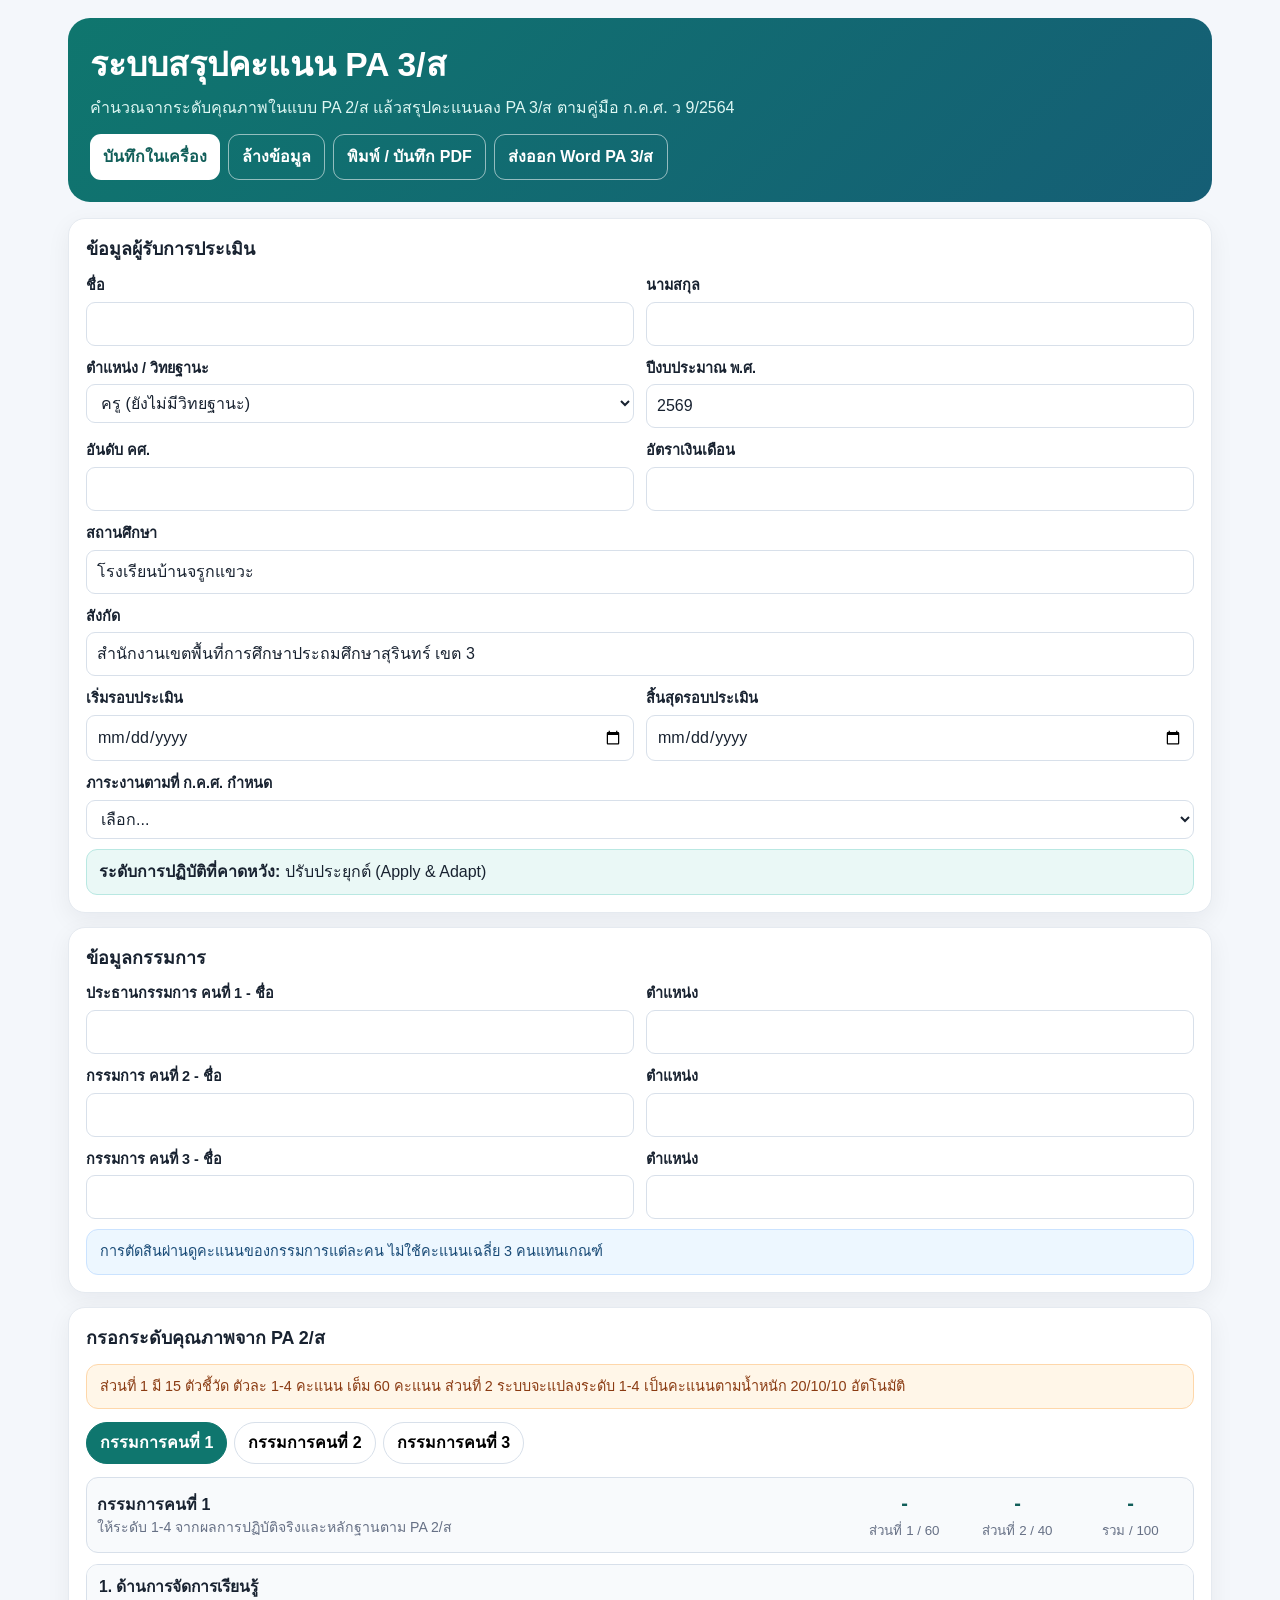
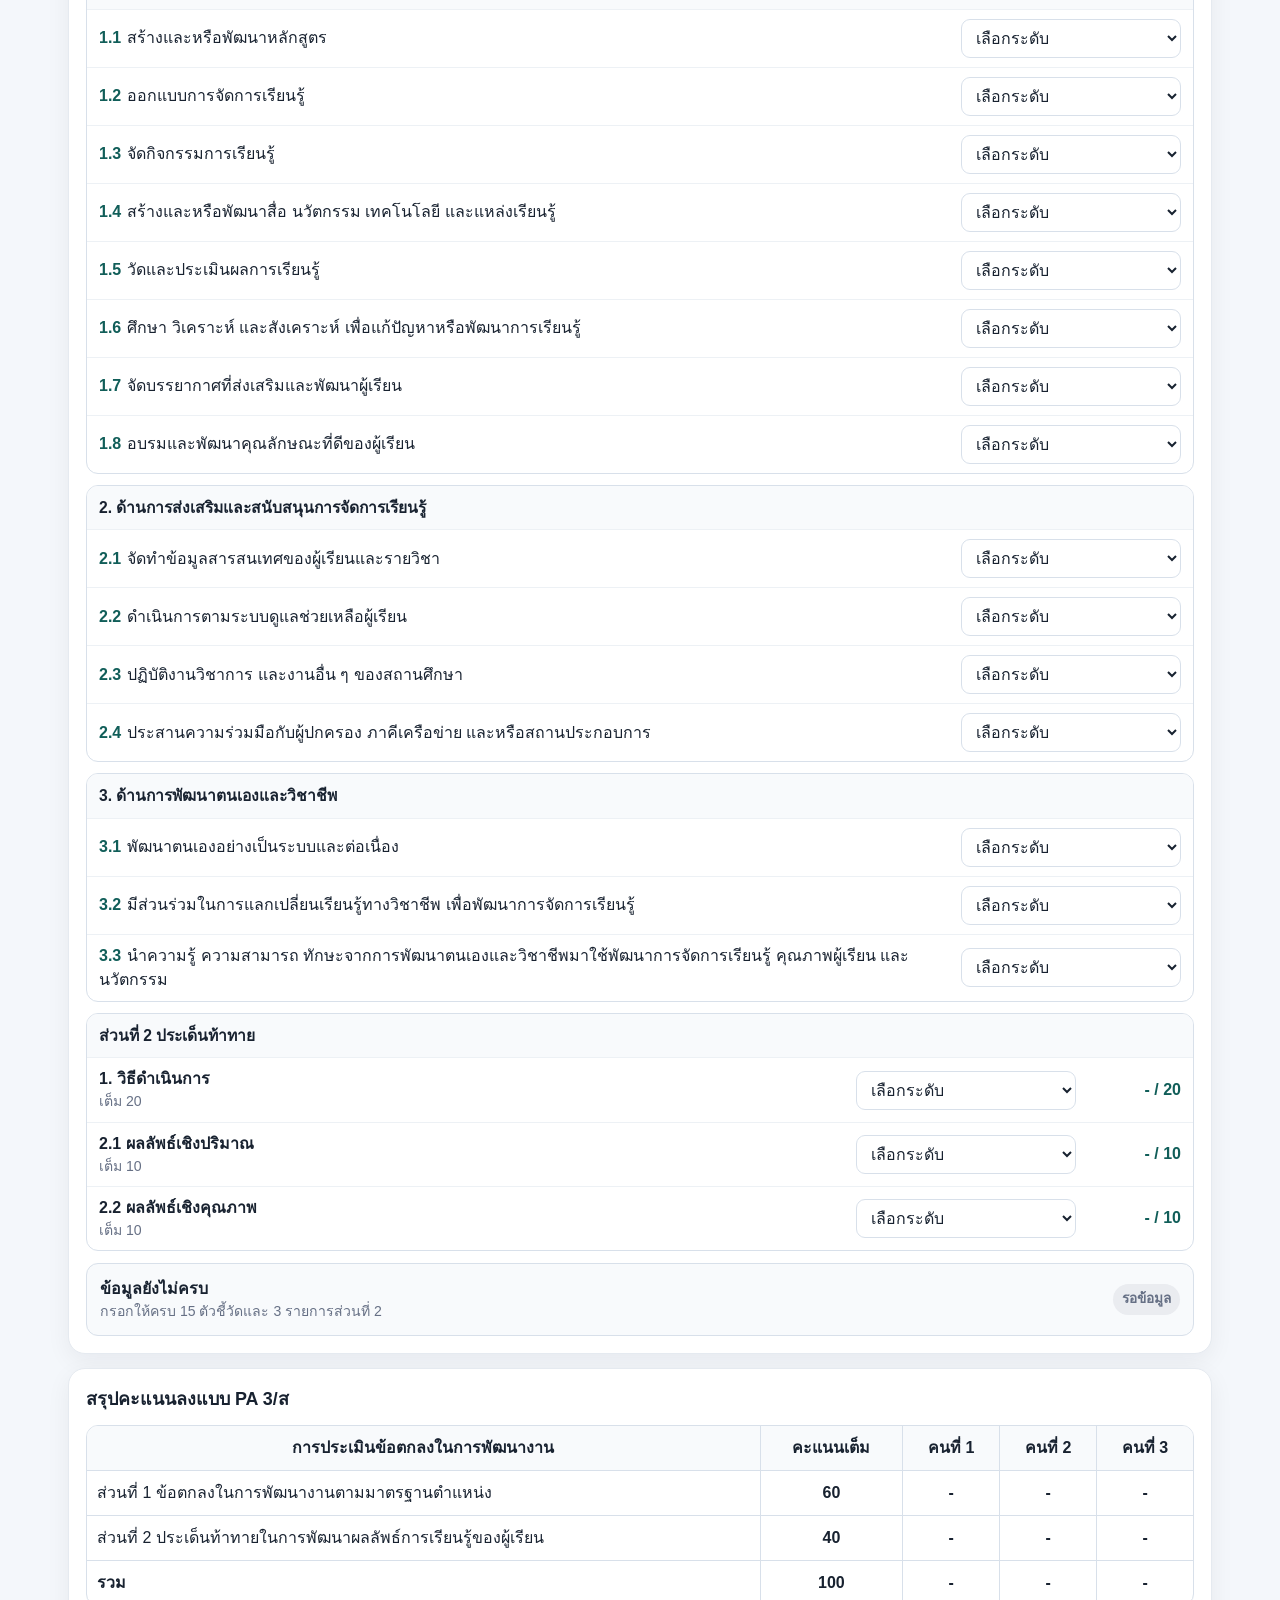
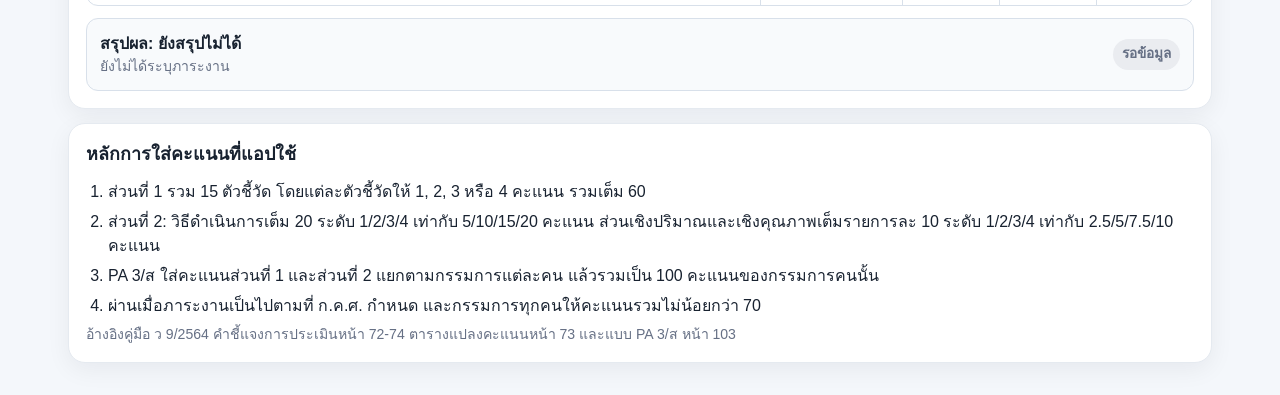
<file: pa3-summary/index.html>
<!doctype html>
<html lang="th">
<head>
<meta charset="utf-8">
<meta name="viewport" content="width=device-width,initial-scale=1">
<meta name="theme-color" content="#0f766e">
<title>สรุปคะแนน PA 3/ส</title>
<style>
:root{--p:#0f766e;--pd:#115e59;--bg:#f4f7fb;--card:#fff;--ink:#182230;--muted:#667085;--line:#d8e0ea;--ok:#067647;--okbg:#eaf8f0;--bad:#b42318;--badbg:#fff0ef;--warn:#8a3b12;--warnbg:#fff6e8}
*{box-sizing:border-box}body{margin:0;background:var(--bg);color:var(--ink);font-family:Tahoma,"Noto Sans Thai",sans-serif;line-height:1.5}button,input,select{font:inherit}
.wrap{max-width:1180px;margin:auto;padding:18px}.hero{background:linear-gradient(135deg,#0f766e,#155e75);color:#fff;padding:22px;border-radius:22px;margin-bottom:16px}.hero h1{margin:0 0 6px;font-size:clamp(1.45rem,4vw,2.1rem)}.hero p{margin:0;color:#def7f3}
.actions{display:flex;flex-wrap:wrap;gap:8px;margin-top:14px}.btn{border:0;border-radius:11px;padding:10px 13px;font-weight:700;cursor:pointer;background:#fff;color:var(--pd)}.btn.alt{background:transparent;border:1px solid rgba(255,255,255,.55);color:#fff}
.card{background:var(--card);border:1px solid #e5eaf0;border-radius:17px;padding:17px;margin-bottom:14px;box-shadow:0 7px 25px rgba(16,24,40,.06)}h2{font-size:1.12rem;margin:0 0 12px}.grid{display:grid;grid-template-columns:1fr 1fr;gap:12px}.f{display:flex;flex-direction:column;gap:5px}.full{grid-column:1/-1}label{font-weight:700;font-size:.9rem}input,select{width:100%;padding:9px 10px;border:1px solid var(--line);border-radius:9px;background:#fff;color:var(--ink)}input:focus,select:focus{outline:2px solid #b8e3df;border-color:var(--p)}
.note{padding:11px 13px;border-radius:12px;font-size:.9rem}.note.info{background:#edf7ff;border:1px solid #cbe3ff;color:#194b77}.note.warn{background:var(--warnbg);border:1px solid #fed7aa;color:var(--warn)}.rank{margin-top:10px;padding:10px 12px;border-radius:11px;background:#eaf8f6;border:1px solid #b9e8e2}
.tabs{display:flex;gap:7px;flex-wrap:wrap;margin:13px 0}.tab{border:1px solid var(--line);background:#fff;border-radius:999px;padding:8px 13px;font-weight:700;cursor:pointer}.tab.on{background:var(--p);color:#fff;border-color:var(--p)}
.panel{display:none}.panel.on{display:block}.scorebar{display:grid;grid-template-columns:1fr repeat(3,105px);gap:8px;align-items:center;background:#f8fafc;border:1px solid var(--line);padding:10px;border-radius:12px}.score{text-align:center}.score b{display:block;font-size:1.25rem;color:var(--pd)}.score small{color:var(--muted)}
.group{border:1px solid var(--line);border-radius:12px;overflow:hidden;margin-top:11px}.group h3{margin:0;background:#f8fafc;padding:10px 12px;font-size:.98rem}.row{display:grid;grid-template-columns:1fr 220px;gap:10px;align-items:center;padding:9px 12px;border-top:1px solid #edf1f5}.code{font-weight:800;color:var(--pd);margin-right:6px}.s2{grid-template-columns:1fr 220px 95px}.conv{text-align:right;font-weight:800;color:var(--pd)}
.summary{overflow:auto;border:1px solid var(--line);border-radius:12px}table{width:100%;min-width:670px;border-collapse:collapse}th,td{border-right:1px solid var(--line);border-bottom:1px solid var(--line);padding:10px}th{background:#f8fafc}th:last-child,td:last-child{border-right:0}tr:last-child td{border-bottom:0}.num{text-align:center;font-weight:800}
.result{display:flex;justify-content:space-between;align-items:center;gap:10px;flex-wrap:wrap;margin-top:12px;padding:13px;border-radius:12px}.result.wait{background:#f8fafc;border:1px solid var(--line)}.result.ok{background:var(--okbg);border:1px solid #b7e7cd}.result.bad{background:var(--badbg);border:1px solid #f3c3bf}.pill{border-radius:999px;padding:5px 9px;font-size:.85rem;font-weight:800}.pill.ok{background:#d7f1e2;color:var(--ok)}.pill.bad{background:#ffdcd8;color:var(--bad)}.pill.wait{background:#eaecf0;color:#667085}.muted{color:var(--muted);font-size:.88rem}
.guide{margin:6px 0 0;padding-left:22px}.guide li{margin:6px 0}.print{display:none}
@media(max-width:780px){.grid{grid-template-columns:1fr}.row,.s2{grid-template-columns:1fr}.scorebar{grid-template-columns:1fr repeat(3,1fr)}}@media(max-width:500px){.wrap{padding:9px}.hero{border-radius:16px}.scorebar{grid-template-columns:1fr}.actions .btn{flex:1}}
@page{size:A4;margin:12mm}
@media print{
body{background:#fff;color:#000;font-family:"TH SarabunPSK","TH Sarabun New",serif;font-size:16pt;line-height:1.05}
.screen{display:none!important}.print{display:block!important}.wrap{max-width:none;padding:0}
.official{position:relative;font-family:"TH SarabunPSK","TH Sarabun New",serif;font-size:16pt;color:#000}
.official *{font-family:"TH SarabunPSK","TH Sarabun New",serif}
.of-page{text-align:center;font-size:14pt;margin:0 0 2mm}
.of-code{position:absolute;right:0;top:0;text-align:center;border:1px solid #000;padding:1mm 4mm;font-size:14pt;line-height:1.1}
.of-code b{display:block;border-bottom:1px solid #000;margin:-1mm -4mm 1mm;padding:1mm 4mm}
.of-title{text-align:center;font-weight:700;line-height:1.05;margin:0}
.of-sub{text-align:center;font-weight:700;line-height:1.05;margin:0}
.of-year{text-align:center;font-weight:700;margin:2mm 0 0}
.of-period{text-align:center;margin:0 0 2mm}
.of-head{font-weight:700;margin:1mm 0 0}
.of-line{margin:0;line-height:1.05}
.of-table{width:100%;min-width:0;border-collapse:collapse;margin-top:1.5mm;font-size:14pt}
.of-table th,.of-table td{border:1px solid #000;padding:1mm 1.5mm;vertical-align:middle}
.of-table th{text-align:center;background:#fff;font-weight:700}
.of-table .c{text-align:center}.of-table .note{vertical-align:top;text-align:center}
.of-summary{font-weight:700;margin:3mm 0 0}
.of-sign{width:100%;margin-top:6mm;border-collapse:collapse;font-size:15pt}
.of-sign td{width:50%;text-align:center;vertical-align:top;padding:0 3mm}
.of-chair{text-align:center;margin-top:6mm}
}
</style>
</head>
<body>
<div class="wrap">
<section class="hero screen">
<h1>ระบบสรุปคะแนน PA 3/ส</h1>
<p>คำนวณจากระดับคุณภาพในแบบ PA 2/ส แล้วสรุปคะแนนลง PA 3/ส ตามคู่มือ ก.ค.ศ. ว 9/2564</p>
<div class="actions"><button class="btn" id="save">บันทึกในเครื่อง</button><button class="btn alt" id="clear">ล้างข้อมูล</button><button class="btn alt" id="print">พิมพ์ / บันทึก PDF</button><button class="btn alt" id="word">ส่งออก Word PA 3/ส</button></div>
</section>

<section class="card screen">
<h2>ข้อมูลผู้รับการประเมิน</h2>
<div class="grid">
<div class="f"><label>ชื่อ</label><input id="fn"></div><div class="f"><label>นามสกุล</label><input id="ln"></div>
<div class="f"><label>ตำแหน่ง / วิทยฐานะ</label><select id="rank"></select></div><div class="f"><label>ปีงบประมาณ พ.ศ.</label><input id="fy" value="2569"></div>
<div class="f"><label>อันดับ คศ.</label><input id="ks"></div><div class="f"><label>อัตราเงินเดือน</label><input id="salary" type="number" min="0"></div>
<div class="f full"><label>สถานศึกษา</label><input id="school" value="โรงเรียนบ้านจรูกแขวะ"></div>
<div class="f full"><label>สังกัด</label><input id="org" value="สำนักงานเขตพื้นที่การศึกษาประถมศึกษาสุรินทร์ เขต 3"></div>
<div class="f"><label>เริ่มรอบประเมิน</label><input id="start" type="date"></div><div class="f"><label>สิ้นสุดรอบประเมิน</label><input id="end" type="date"></div>
<div class="f full"><label>ภาระงานตามที่ ก.ค.ศ. กำหนด</label><select id="work"><option value="">เลือก...</option><option value="yes">เป็นไปตามที่ ก.ค.ศ. กำหนด</option><option value="no">ไม่เป็นไปตามที่ ก.ค.ศ. กำหนด</option></select></div>
</div>
<div class="rank" id="rankText"></div>
</section>

<section class="card screen">
<h2>ข้อมูลกรรมการ</h2>
<div class="grid" id="comm"></div>
<div class="note info" style="margin-top:10px">การตัดสินผ่านดูคะแนนของกรรมการแต่ละคน ไม่ใช้คะแนนเฉลี่ย 3 คนแทนเกณฑ์</div>
</section>

<section class="card screen">
<h2>กรอกระดับคุณภาพจาก PA 2/ส</h2>
<div class="note warn">ส่วนที่ 1 มี 15 ตัวชี้วัด ตัวละ 1-4 คะแนน เต็ม 60 คะแนน ส่วนที่ 2 ระบบจะแปลงระดับ 1-4 เป็นคะแนนตามน้ำหนัก 20/10/10 อัตโนมัติ</div>
<div class="tabs" id="tabs"></div><div id="panels"></div>
</section>

<section class="card screen">
<h2>สรุปคะแนนลงแบบ PA 3/ส</h2>
<div class="summary"><table><thead><tr><th>การประเมินข้อตกลงในการพัฒนางาน</th><th>คะแนนเต็ม</th><th>คนที่ 1</th><th>คนที่ 2</th><th>คนที่ 3</th></tr></thead><tbody>
<tr><td>ส่วนที่ 1 ข้อตกลงในการพัฒนางานตามมาตรฐานตำแหน่ง</td><td class="num">60</td><td class="num" id="a11">-</td><td class="num" id="a12">-</td><td class="num" id="a13">-</td></tr>
<tr><td>ส่วนที่ 2 ประเด็นท้าทายในการพัฒนาผลลัพธ์การเรียนรู้ของผู้เรียน</td><td class="num">40</td><td class="num" id="a21">-</td><td class="num" id="a22">-</td><td class="num" id="a23">-</td></tr>
<tr><td><b>รวม</b></td><td class="num">100</td><td class="num" id="at1">-</td><td class="num" id="at2">-</td><td class="num" id="at3">-</td></tr>
</tbody></table></div>
<div id="overall" class="result wait"></div>
</section>

<section class="card screen">
<h2>หลักการใส่คะแนนที่แอปใช้</h2>
<ol class="guide">
<li>ส่วนที่ 1 รวม 15 ตัวชี้วัด โดยแต่ละตัวชี้วัดให้ 1, 2, 3 หรือ 4 คะแนน รวมเต็ม 60</li>
<li>ส่วนที่ 2: วิธีดำเนินการเต็ม 20 ระดับ 1/2/3/4 เท่ากับ 5/10/15/20 คะแนน ส่วนเชิงปริมาณและเชิงคุณภาพเต็มรายการละ 10 ระดับ 1/2/3/4 เท่ากับ 2.5/5/7.5/10 คะแนน</li>
<li>PA 3/ส ใส่คะแนนส่วนที่ 1 และส่วนที่ 2 แยกตามกรรมการแต่ละคน แล้วรวมเป็น 100 คะแนนของกรรมการคนนั้น</li>
<li>ผ่านเมื่อภาระงานเป็นไปตามที่ ก.ค.ศ. กำหนด และกรรมการทุกคนให้คะแนนรวมไม่น้อยกว่า 70</li>
</ol>
<div class="muted">อ้างอิงคู่มือ ว 9/2564 คำชี้แจงการประเมินหน้า 72-74 ตารางแปลงคะแนนหน้า 73 และแบบ PA 3/ส หน้า 103</div>
</section>

<section class="print official" id="ps">
<div class="of-page">- 103 -</div>
<div class="of-code"><b>PA 3/ส</b>สำหรับกรรมการประเมิน PA</div>
<p class="of-title">แบบสรุปผลการประเมินการพัฒนางานตามข้อตกลง (PA)</p>
<p class="of-sub">สำหรับข้าราชการครูและบุคลากรทางการศึกษา ตำแหน่งครู</p>
<p class="of-sub">(ทุกสังกัด)</p>
<p class="of-year" id="ofYear"></p>
<p class="of-period" id="ofPeriod"></p>
<p class="of-head">ข้อมูลผู้รับการประเมิน</p>
<p class="of-line" id="ofName"></p>
<p class="of-line" id="ofSchool"></p>
<p class="of-line" id="ofSalary"></p>
<p class="of-line" id="ofWork"></p>
<p class="of-head">ผลการประเมิน</p>
<table class="of-table">
<thead><tr>
<th style="width:32%">การประเมินข้อตกลง<br>ในการพัฒนางาน</th>
<th style="width:10%">คะแนนเต็ม</th>
<th style="width:10%">คนที่ 1</th>
<th style="width:10%">คนที่ 2</th>
<th style="width:10%">คนที่ 3</th>
<th style="width:28%">หมายเหตุ</th>
</tr></thead>
<tbody id="ofBody"></tbody>
</table>
<p class="of-summary" id="ofResult"></p>
<div class="of-chair" id="ofChair"></div>
<table class="of-sign"><tr><td id="ofSig2"></td><td id="ofSig3"></td></tr></table>
</section>
</div>

<script>
(function(){
'use strict';
var ranks=[
['teacher','ครู (ยังไม่มีวิทยฐานะ)','ปรับประยุกต์ (Apply & Adapt)'],
['skilled','ครูชำนาญการ','แก้ไขปัญหา (Solve the Problem)'],
['senior','ครูชำนาญการพิเศษ','ริเริ่ม พัฒนา (Originate & Improve)'],
['expert','ครูเชี่ยวชาญ','คิดค้น ปรับเปลี่ยน (Invent & Transform)'],
['specialist','ครูเชี่ยวชาญพิเศษ','สร้างการเปลี่ยนแปลง (Create an Impact)']
];
var groups=[
['1. ด้านการจัดการเรียนรู้',[['1.1','สร้างและหรือพัฒนาหลักสูตร'],['1.2','ออกแบบการจัดการเรียนรู้'],['1.3','จัดกิจกรรมการเรียนรู้'],['1.4','สร้างและหรือพัฒนาสื่อ นวัตกรรม เทคโนโลยี และแหล่งเรียนรู้'],['1.5','วัดและประเมินผลการเรียนรู้'],['1.6','ศึกษา วิเคราะห์ และสังเคราะห์ เพื่อแก้ปัญหาหรือพัฒนาการเรียนรู้'],['1.7','จัดบรรยากาศที่ส่งเสริมและพัฒนาผู้เรียน'],['1.8','อบรมและพัฒนาคุณลักษณะที่ดีของผู้เรียน']]],
['2. ด้านการส่งเสริมและสนับสนุนการจัดการเรียนรู้',[['2.1','จัดทำข้อมูลสารสนเทศของผู้เรียนและรายวิชา'],['2.2','ดำเนินการตามระบบดูแลช่วยเหลือผู้เรียน'],['2.3','ปฏิบัติงานวิชาการ และงานอื่น ๆ ของสถานศึกษา'],['2.4','ประสานความร่วมมือกับผู้ปกครอง ภาคีเครือข่าย และหรือสถานประกอบการ']]],
['3. ด้านการพัฒนาตนเองและวิชาชีพ',[['3.1','พัฒนาตนเองอย่างเป็นระบบและต่อเนื่อง'],['3.2','มีส่วนร่วมในการแลกเปลี่ยนเรียนรู้ทางวิชาชีพ เพื่อพัฒนาการจัดการเรียนรู้'],['3.3','นำความรู้ ความสามารถ ทักษะจากการพัฒนาตนเองและวิชาชีพมาใช้พัฒนาการจัดการเรียนรู้ คุณภาพผู้เรียน และนวัตกรรม']]]
];
var flat=[];groups.forEach(function(g){g[1].forEach(function(x){flat.push(x);});});
var cv10={1:2.5,2:5,3:7.5,4:10},cv20={1:5,2:10,3:15,4:20};
function q(id){return document.getElementById(id);}
function opts(){return '<option value="">เลือกระดับ</option><option value="1">1 - ต่ำกว่าที่คาดหวังมาก</option><option value="2">2 - ต่ำกว่าที่คาดหวัง</option><option value="3">3 - ตามระดับที่คาดหวัง</option><option value="4">4 - สูงกว่าที่คาดหวัง</option>';}
function fmt(n){return n===null||n===undefined||isNaN(n)?'-':(Math.round(n)===n?String(n):n.toFixed(1));}
function esc(s){return String(s||'').replace(/[&<>"']/g,function(c){return {'&':'&amp;','<':'&lt;','>':'&gt;','"':'&quot;',"'":'&#39;'}[c];});}
q('rank').innerHTML=ranks.map(function(r){return '<option value="'+r[0]+'">'+r[1]+'</option>';}).join('');
q('comm').innerHTML=[0,1,2].map(function(i){return '<div class="f"><label>'+(i===0?'ประธานกรรมการ':'กรรมการ')+' คนที่ '+(i+1)+' - ชื่อ</label><input id="cn'+i+'"></div><div class="f"><label>ตำแหน่ง</label><input id="cp'+i+'"></div>';}).join('');
q('tabs').innerHTML=[0,1,2].map(function(i){return '<button class="tab '+(i===0?'on':'')+'" data-i="'+i+'">กรรมการคนที่ '+(i+1)+'</button>';}).join('');
function panel(i){
var h='<div class="panel '+(i===0?'on':'')+'" id="p'+i+'"><div class="scorebar"><div><b>กรรมการคนที่ '+(i+1)+'</b><div class="muted">ให้ระดับ 1-4 จากผลการปฏิบัติจริงและหลักฐานตาม PA 2/ส</div></div><div class="score"><b id="s1'+i+'">-</b><small>ส่วนที่ 1 / 60</small></div><div class="score"><b id="s2'+i+'">-</b><small>ส่วนที่ 2 / 40</small></div><div class="score"><b id="tt'+i+'">-</b><small>รวม / 100</small></div></div>';
groups.forEach(function(g){h+='<div class="group"><h3>'+g[0]+'</h3>';g[1].forEach(function(x){var n=flat.findIndex(function(z){return z[0]===x[0];});h+='<div class="row"><div><span class="code">'+x[0]+'</span>'+x[1]+'</div><select data-k="s1" data-e="'+i+'" data-n="'+n+'">'+opts()+'</select></div>';});h+='</div>';});
h+='<div class="group"><h3>ส่วนที่ 2 ประเด็นท้าทาย</h3><div class="row s2"><div><b>1. วิธีดำเนินการ</b><div class="muted">เต็ม 20</div></div><select data-k="s2" data-e="'+i+'" data-x="method">'+opts()+'</select><div class="conv" id="m'+i+'">- / 20</div></div><div class="row s2"><div><b>2.1 ผลลัพธ์เชิงปริมาณ</b><div class="muted">เต็ม 10</div></div><select data-k="s2" data-e="'+i+'" data-x="quant">'+opts()+'</select><div class="conv" id="qn'+i+'">- / 10</div></div><div class="row s2"><div><b>2.2 ผลลัพธ์เชิงคุณภาพ</b><div class="muted">เต็ม 10</div></div><select data-k="s2" data-e="'+i+'" data-x="qual">'+opts()+'</select><div class="conv" id="ql'+i+'">- / 10</div></div></div><div id="st'+i+'" class="result wait"></div></div>';
return h;
}
q('panels').innerHTML=[0,1,2].map(panel).join('');
document.querySelectorAll('.tab').forEach(function(b){b.onclick=function(){var i=Number(b.dataset.i);document.querySelectorAll('.tab').forEach(function(x){x.classList.toggle('on',x===b);});document.querySelectorAll('.panel').forEach(function(x,n){x.classList.toggle('on',n===i);});};});
function ev(i){
var a=Array.from(document.querySelectorAll('select[data-k="s1"][data-e="'+i+'"]')).map(function(s){return s.value?Number(s.value):null;});
function v(x){var s=document.querySelector('select[data-k="s2"][data-e="'+i+'"][data-x="'+x+'"]');return s.value?Number(s.value):null;}
var m=v('method'),qn=v('quant'),ql=v('qual'),c1=a.filter(function(x){return x!==null;}).length,c2=[m,qn,ql].filter(function(x){return x!==null;}).length;
var s1=c1===15?a.reduce(function(x,y){return x+y;},0):null,ms=m?cv20[m]:null,qs=qn?cv10[qn]:null,ls=ql?cv10[ql]:null,s2=c2===3?ms+qs+ls:null,done=c1===15&&c2===3,total=done?s1+s2:null;
return {s1:s1,s2:s2,total:total,done:done,pass:done&&total>=70,m:ms,q:qs,l:ls,a:a,mv:m,qv:qn,lv:ql};
}
function updateRank(){var r=ranks.find(function(x){return x[0]===q('rank').value;})||ranks[0];q('rankText').innerHTML='<b>ระดับการปฏิบัติที่คาดหวัง:</b> '+r[2];}
function update(){
updateRank();var es=[ev(0),ev(1),ev(2)];
es.forEach(function(e,i){q('s1'+i).textContent=fmt(e.s1);q('s2'+i).textContent=fmt(e.s2);q('tt'+i).textContent=fmt(e.total);q('m'+i).textContent=fmt(e.m)+' / 20';q('qn'+i).textContent=fmt(e.q)+' / 10';q('ql'+i).textContent=fmt(e.l)+' / 10';q('a1'+(i+1)).textContent=fmt(e.s1);q('a2'+(i+1)).textContent=fmt(e.s2);q('at'+(i+1)).textContent=fmt(e.total);var st=q('st'+i);st.className='result '+(!e.done?'wait':e.pass?'ok':'bad');st.innerHTML='<div><b>'+(!e.done?'ข้อมูลยังไม่ครบ':e.pass?'ผ่านเกณฑ์รายกรรมการ':'ไม่ผ่านเกณฑ์รายกรรมการ')+'</b><div class="muted">'+(!e.done?'กรอกให้ครบ 15 ตัวชี้วัดและ 3 รายการส่วนที่ 2':'คะแนนรวม '+fmt(e.total)+' / 100')+'</div></div><span class="pill '+(!e.done?'wait':e.pass?'ok':'bad')+'">'+(!e.done?'รอข้อมูล':e.pass?'≥ 70':'< 70')+'</span>';});
var all=es.every(function(e){return e.done;}),work=q('work').value,pass=all&&work==='yes'&&es.every(function(e){return e.total>=70;}),o=q('overall');o.className='result '+(!all||!work?'wait':pass?'ok':'bad');
var msg=!work?'ยังไม่ได้ระบุภาระงาน':!all?'คะแนนกรรมการยังไม่ครบ':work!=='yes'?'ภาระงานไม่เป็นไปตามเกณฑ์':pass?'กรรมการทั้ง 3 คนได้ไม่น้อยกว่า 70 คะแนน':'มีกรรมการอย่างน้อย 1 คนได้ต่ำกว่า 70 คะแนน';
o.innerHTML='<div><b>สรุปผล: '+(!all||!work?'ยังสรุปไม่ได้':pass?'ผ่านเกณฑ์':'ไม่ผ่านเกณฑ์')+'</b><div class="muted">'+msg+'</div></div><span class="pill '+(!all||!work?'wait':pass?'ok':'bad')+'">'+(!all||!work?'รอข้อมูล':pass?'ผ่าน':'ไม่ผ่าน')+'</span>';
printData(es,pass,all,work);
}
function data(){
return {fn:q('fn').value,ln:q('ln').value,rank:q('rank').value,fy:q('fy').value,ks:q('ks').value,salary:q('salary').value,school:q('school').value,org:q('org').value,start:q('start').value,end:q('end').value,work:q('work').value,comm:[0,1,2].map(function(i){return {n:q('cn'+i).value,p:q('cp'+i).value};}),evals:[0,1,2].map(function(i){var e=ev(i);return {a:e.a,m:e.mv,q:e.qv,l:e.lv};})};
}
function apply(d){if(!d)return;['fn','ln','fy','ks','salary','school','org','start','end','work'].forEach(function(k){if(d[k]!==undefined)q(k).value=d[k];});q('rank').value=d.rank||'teacher';(d.comm||[]).forEach(function(c,i){if(i<3){q('cn'+i).value=c.n||'';q('cp'+i).value=c.p||'';}});(d.evals||[]).forEach(function(e,i){Array.from(document.querySelectorAll('select[data-k="s1"][data-e="'+i+'"]')).forEach(function(s,n){s.value=e.a&&e.a[n]?e.a[n]:'';});['method','quant','qual'].forEach(function(x,n){var s=document.querySelector('select[data-k="s2"][data-e="'+i+'"][data-x="'+x+'"]');var z=[e.m,e.q,e.l][n];s.value=z||'';});});update();}

function rankLabel(){
  var r=ranks.find(function(x){return x[0]===q('rank').value;})||ranks[0];
  return r[1]==='ครู (ยังไม่มีวิทยฐานะ)'?'':r[1].replace(/^ครู/,'');
}
function thaiDateText(v){
  if(!v)return {d:'.........',m:'...............................',y:'.........'};
  var a=v.split('-'), months=['มกราคม','กุมภาพันธ์','มีนาคม','เมษายน','พฤษภาคม','มิถุนายน','กรกฎาคม','สิงหาคม','กันยายน','ตุลาคม','พฤศจิกายน','ธันวาคม'];
  return {d:String(Number(a[2])),m:months[Number(a[1])-1]||'...............................',y:String(Number(a[0])+543)};
}
function dots(v,d){return esc(String(v||'').trim()||d);}
function officialHtml(es,pass,all,work){
  var sd=thaiDateText(q('start').value),ed=thaiDateText(q('end').value),vt=rankLabel();
  var c=[0,1,2].map(function(i){return {n:q('cn'+i).value,p:q('cp'+i).value};});
  var workBox=work==='yes'?'☒ เป็นไปตามที่ ก.ค.ศ. กำหนด &nbsp;&nbsp; ☐ ไม่เป็นไปตามที่ ก.ค.ศ. กำหนด':work==='no'?'☐ เป็นไปตามที่ ก.ค.ศ. กำหนด &nbsp;&nbsp; ☒ ไม่เป็นไปตามที่ ก.ค.ศ. กำหนด':'☐ เป็นไปตามที่ ก.ค.ศ. กำหนด &nbsp;&nbsp; ☐ ไม่เป็นไปตามที่ ก.ค.ศ. กำหนด';
  var resultBox=!all||!work?'☐ ผ่านเกณฑ์ &nbsp;&nbsp; ☐ ไม่ผ่านเกณฑ์':pass?'☒ ผ่านเกณฑ์ &nbsp;&nbsp; ☐ ไม่ผ่านเกณฑ์':'☐ ผ่านเกณฑ์ &nbsp;&nbsp; ☒ ไม่ผ่านเกณฑ์';
  return '<div class="doc">'+
  '<div class="page">- 103 -</div>'+
  '<div class="code"><b>PA 3/ส</b><span>สำหรับกรรมการประเมิน PA</span></div>'+
  '<p class="title">แบบสรุปผลการประเมินการพัฒนางานตามข้อตกลง (PA)</p>'+
  '<p class="title">สำหรับข้าราชการครูและบุคลากรทางการศึกษา ตำแหน่งครู</p>'+
  '<p class="title">(ทุกสังกัด)</p>'+
  '<p class="center strong">ประจำปีงบประมาณ พ.ศ. '+dots(q('fy').value,'.....................')+'</p>'+
  '<p class="center">(ระหว่างวันที่ '+sd.d+' เดือน '+sd.m+' พ.ศ. '+sd.y+' ถึงวันที่ '+ed.d+' เดือน '+ed.m+' พ.ศ. '+ed.y+')</p>'+
  '<p class="strong">ข้อมูลผู้รับการประเมิน</p>'+
  '<p>ชื่อ '+dots(q('fn').value,'............................................')+' นามสกุล '+dots(q('ln').value,'..........................................')+' ตำแหน่งครู วิทยฐานะ '+dots(vt,'................................')+'</p>'+
  '<p>สถานศึกษา '+dots(q('school').value,'.................................................................')+' &nbsp; สังกัด '+dots(q('org').value,'..............................................................................')+'</p>'+
  '<p>รับเงินเดือนในอันดับ คศ. '+dots(q('ks').value,'......')+' &nbsp; อัตราเงินเดือน '+dots(q('salary').value,'.........')+' บาท</p>'+
  '<p>ภาระงาน &nbsp; '+workBox+'</p>'+
  '<p class="strong">ผลการประเมิน</p>'+
  '<table><thead><tr><th style="width:32%">การประเมินข้อตกลง<br>ในการพัฒนางาน</th><th style="width:10%">คะแนนเต็ม</th><th style="width:10%">คนที่ 1</th><th style="width:10%">คนที่ 2</th><th style="width:10%">คนที่ 3</th><th style="width:28%">หมายเหตุ</th></tr></thead><tbody>'+
  '<tr><td>ส่วนที่ 1 ข้อตกลงในการพัฒนางาน<br>ตามมาตรฐานตำแหน่ง</td><td class="c">60</td>'+es.map(function(e){return '<td class="c">'+fmt(e.s1)+'</td>';}).join('')+'<td class="note" rowspan="3">เกณฑ์ผ่านต้องได้คะแนน<br>จากกรรมการแต่ละคน<br>ไม่ต่ำกว่าร้อยละ 70</td></tr>'+
  '<tr><td>ส่วนที่ 2 ข้อตกลงในการพัฒนางาน<br>ที่เสนอเป็นประเด็นท้าทายในการพัฒนา<br>ผลลัพธ์การเรียนรู้ของผู้เรียน</td><td class="c">40</td>'+es.map(function(e){return '<td class="c">'+fmt(e.s2)+'</td>';}).join('')+'</tr>'+
  '<tr><td class="c strong">รวม</td><td class="c"></td>'+es.map(function(e){return '<td class="c strong">'+fmt(e.total)+'</td>';}).join('')+'</tr>'+
  '</tbody></table>'+
  '<p class="strong">สรุปผลการประเมินทั้ง 2 ส่วน จากกรรมการ 3 คน &nbsp;&nbsp; '+resultBox+'</p>'+
  '<div class="chair">(ลงชื่อ)........................................................ประธานกรรมการผู้ประเมิน<br>('+dots(c[0].n,'......................................................')+')<br>วันที่..........เดือน..............................พ.ศ. ..........</div>'+
  '<table class="sig"><tr><td>(ลงชื่อ)................................................กรรมการผู้ประเมิน<br>('+dots(c[1].n,'..........................................')+')<br>วันที่..........เดือน..............................พ.ศ. ..........</td><td>(ลงชื่อ)................................................กรรมการผู้ประเมิน<br>('+dots(c[2].n,'..........................................')+')<br>วันที่..........เดือน..............................พ.ศ. ..........</td></tr></table>'+
  '</div>';
}
function exportWord(){
  update();
  var es=[ev(0),ev(1),ev(2)],all=es.every(function(e){return e.done;}),work=q('work').value,pass=all&&work==='yes'&&es.every(function(e){return e.total>=70;});
  var html='<!DOCTYPE html><html xmlns:o="urn:schemas-microsoft-com:office:office" xmlns:w="urn:schemas-microsoft-com:office:word" xmlns="http://www.w3.org/TR/REC-html40"><head><meta charset="utf-8"><title>PA 3/ส</title>'+
  '<style>@page{size:21cm 29.7cm;margin:1.4cm 1.5cm}body{font-family:"TH SarabunPSK","TH Sarabun New",serif;font-size:16pt;line-height:1.05;color:#000}.doc{position:relative}.page{text-align:center;font-size:14pt;margin:0 0 2pt}.code{position:absolute;right:0;top:0;text-align:center;border:1px solid #000;font-size:14pt;line-height:1.05}.code b{display:block;border-bottom:1px solid #000;padding:1px 18px}.code span{display:block;padding:1px 8px}.title{text-align:center;font-weight:bold;margin:0}.center{text-align:center;margin:0}.strong{font-weight:bold}p{margin:0 0 2pt}table{width:100%;border-collapse:collapse;font-family:"TH SarabunPSK","TH Sarabun New",serif;font-size:14pt}th,td{border:1px solid #000;padding:2px 4px;vertical-align:middle}th{text-align:center;font-weight:bold}.c{text-align:center}.note{text-align:center;vertical-align:top}.chair{text-align:center;margin-top:12pt}.sig{border:0;margin-top:12pt}.sig td{border:0;width:50%;text-align:center;vertical-align:top}</style></head><body>'+officialHtml(es,pass,all,work)+'</body></html>';
  var blob=new Blob(['\ufeff',html],{type:'application/msword;charset=utf-8'});
  var a=document.createElement('a'),url=URL.createObjectURL(blob);
  var safe=((q('fn').value+'_'+q('ln').value).trim().replace(/\s+/g,'_').replace(/[\\/:*?"<>|]/g,'')||'ผู้รับการประเมิน');
  a.href=url;a.download='PA3ส_'+safe+'_'+(q('fy').value||'ปีงบประมาณ')+'.doc';document.body.appendChild(a);a.click();a.remove();setTimeout(function(){URL.revokeObjectURL(url);},1000);
}

function printData(es,pass,all,work){
  var sd=thaiDateText(q('start').value),ed=thaiDateText(q('end').value),vt=rankLabel(),c=[0,1,2].map(function(i){return {n:q('cn'+i).value,p:q('cp'+i).value};});
  q('ofYear').textContent='ประจำปีงบประมาณ พ.ศ. '+(q('fy').value||'.....................');
  q('ofPeriod').textContent='(ระหว่างวันที่ '+sd.d+' เดือน '+sd.m+' พ.ศ. '+sd.y+' ถึงวันที่ '+ed.d+' เดือน '+ed.m+' พ.ศ. '+ed.y+')';
  q('ofName').innerHTML='ชื่อ '+dots(q('fn').value,'............................................')+' นามสกุล '+dots(q('ln').value,'..........................................')+' ตำแหน่งครู วิทยฐานะ '+dots(vt,'................................');
  q('ofSchool').innerHTML='สถานศึกษา '+dots(q('school').value,'.................................................................')+' &nbsp; สังกัด '+dots(q('org').value,'..............................................................................');
  q('ofSalary').innerHTML='รับเงินเดือนในอันดับ คศ. '+dots(q('ks').value,'......')+' &nbsp; อัตราเงินเดือน '+dots(q('salary').value,'.........')+' บาท';
  q('ofWork').innerHTML='ภาระงาน &nbsp; '+(work==='yes'?'☒ เป็นไปตามที่ ก.ค.ศ. กำหนด &nbsp;&nbsp; ☐ ไม่เป็นไปตามที่ ก.ค.ศ. กำหนด':work==='no'?'☐ เป็นไปตามที่ ก.ค.ศ. กำหนด &nbsp;&nbsp; ☒ ไม่เป็นไปตามที่ ก.ค.ศ. กำหนด':'☐ เป็นไปตามที่ ก.ค.ศ. กำหนด &nbsp;&nbsp; ☐ ไม่เป็นไปตามที่ ก.ค.ศ. กำหนด');
  q('ofBody').innerHTML='<tr><td>ส่วนที่ 1 ข้อตกลงในการพัฒนางาน<br>ตามมาตรฐานตำแหน่ง</td><td class="c">60</td>'+es.map(function(e){return '<td class="c">'+fmt(e.s1)+'</td>';}).join('')+'<td class="note" rowspan="3">เกณฑ์ผ่านต้องได้คะแนน<br>จากกรรมการแต่ละคน<br>ไม่ต่ำกว่าร้อยละ 70</td></tr><tr><td>ส่วนที่ 2 ข้อตกลงในการพัฒนางาน<br>ที่เสนอเป็นประเด็นท้าทายในการพัฒนา<br>ผลลัพธ์การเรียนรู้ของผู้เรียน</td><td class="c">40</td>'+es.map(function(e){return '<td class="c">'+fmt(e.s2)+'</td>';}).join('')+'</tr><tr><td class="c"><b>รวม</b></td><td class="c"></td>'+es.map(function(e){return '<td class="c"><b>'+fmt(e.total)+'</b></td>';}).join('')+'</tr>';
  q('ofResult').innerHTML='สรุปผลการประเมินทั้ง 2 ส่วน จากกรรมการ 3 คน &nbsp;&nbsp; '+(!all||!work?'☐ ผ่านเกณฑ์ &nbsp;&nbsp; ☐ ไม่ผ่านเกณฑ์':pass?'☒ ผ่านเกณฑ์ &nbsp;&nbsp; ☐ ไม่ผ่านเกณฑ์':'☐ ผ่านเกณฑ์ &nbsp;&nbsp; ☒ ไม่ผ่านเกณฑ์');
  q('ofChair').innerHTML='(ลงชื่อ)........................................................ประธานกรรมการผู้ประเมิน<br>('+dots(c[0].n,'......................................................')+')<br>วันที่..........เดือน..............................พ.ศ. ..........';
  q('ofSig2').innerHTML='(ลงชื่อ)................................................กรรมการผู้ประเมิน<br>('+dots(c[1].n,'..........................................')+')<br>วันที่..........เดือน..............................พ.ศ. ..........';
  q('ofSig3').innerHTML='(ลงชื่อ)................................................กรรมการผู้ประเมิน<br>('+dots(c[2].n,'..........................................')+')<br>วันที่..........เดือน..............................พ.ศ. ..........';
}
document.querySelectorAll('input,select').forEach(function(x){x.addEventListener('input',update);x.addEventListener('change',update);});
q('save').onclick=function(){localStorage.setItem('pa3s_v9_draft',JSON.stringify(data()));alert('บันทึกข้อมูลในเครื่องแล้ว');};
q('clear').onclick=function(){if(confirm('ล้างข้อมูลทั้งหมดใช่หรือไม่')){localStorage.removeItem('pa3s_v9_draft');location.reload();}};
q('print').onclick=function(){update();window.print();};
q('word').onclick=exportWord;
try{var d=JSON.parse(localStorage.getItem('pa3s_v9_draft')||'null');if(d)apply(d);}catch(e){}
update();
})();
</script>
</body>
</html>
</file>
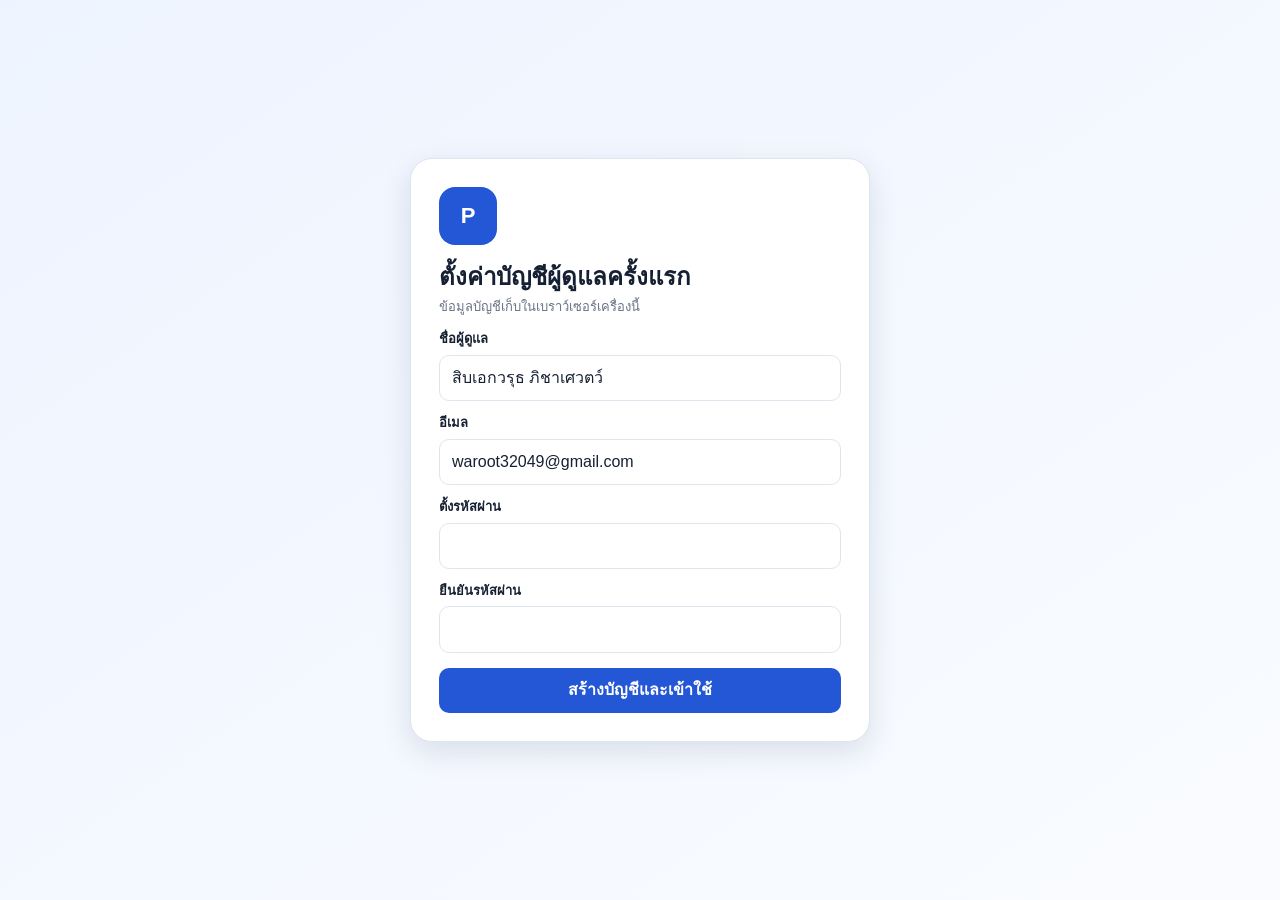
<file: plc/index.html>
<!doctype html>
<html lang="th">
<head>
<meta charset="utf-8">
<meta name="viewport" content="width=device-width,initial-scale=1">
<meta name="theme-color" content="#155b50">
<title>PLC Action Plan | โรงเรียนบ้านจรูกแขวะ</title>
<style>
:root{--g:#155b50;--g2:#1d7b6c;--bg:#f3f7f6;--card:#fff;--line:#d8e5e2;--txt:#18312d;--mut:#6c7d79;--warn:#8a6418;--danger:#a54242;--blue:#2d6488}
*{box-sizing:border-box}body{margin:0;font-family:"Noto Sans Thai","Leelawadee UI",Tahoma,sans-serif;background:var(--bg);color:var(--txt);line-height:1.55}
button,input,textarea,select{font:inherit}.hidden{display:none!important}.btn{border:0;border-radius:10px;padding:9px 13px;font-weight:700;cursor:pointer;background:var(--g);color:#fff}.btn.alt{background:#fff;color:var(--g);border:1px solid var(--line)}.btn.red{background:var(--danger)}.btn.sm{padding:5px 8px;font-size:12px}
.shell{min-height:100vh;display:grid;grid-template-columns:270px 1fr}.side{background:#0f4c44;color:#fff;padding:18px 14px;position:sticky;top:0;height:100vh;overflow:auto}.brand{padding:8px 10px 18px;font-weight:800;font-size:18px}.brand small{display:block;font-weight:400;font-size:12px;opacity:.72;margin-top:3px}.navhead{font-size:11px;opacity:.55;margin:14px 10px 4px}.nav{display:block;width:100%;border:0;background:transparent;color:#fff;padding:10px;border-radius:10px;text-align:left;cursor:pointer}.nav:hover,.nav.on{background:#ffffff20}.nav span{display:inline-block;min-width:56px;font-size:11px;background:#ffffff18;padding:2px 5px;border-radius:6px;text-align:center;margin-right:7px}
.main{min-width:0}.top{position:sticky;top:0;z-index:10;background:#ffffffef;border-bottom:1px solid var(--line);padding:13px 20px;display:flex;align-items:center;gap:10px}.top h1{margin:0;font-size:19px;flex:1}.top h1 small{display:block;font-size:12px;color:var(--mut);font-weight:400}.who{font-size:12px;color:var(--mut);text-align:right}.wrap{max-width:1500px;margin:auto;padding:20px}.card{background:var(--card);border:1px solid var(--line);border-radius:16px;padding:17px;margin-bottom:15px;box-shadow:0 7px 24px #18312d0b}.card h2{margin:0 0 3px;font-size:17px}.muted{color:var(--mut);font-size:13px}.head{display:flex;gap:10px;align-items:center;margin-bottom:13px}.head>div{flex:1}.grid{display:grid;gap:13px}.g4{grid-template-columns:repeat(4,1fr)}.g3{grid-template-columns:repeat(3,1fr)}.g2{grid-template-columns:repeat(2,1fr)}
.metric strong{font-size:29px;color:var(--g)}.metric .bar{margin-top:9px}.bar{height:9px;background:#e2ecea;border-radius:99px;overflow:hidden}.bar i{display:block;height:100%;background:var(--g2)}
.field{display:grid;gap:5px}.field label{font-size:13px;font-weight:700}.field input,.field textarea,.field select,input,textarea,select{width:100%;padding:8px 9px;border:1px solid #c9d9d5;border-radius:9px;background:#fff}textarea{min-height:76px;resize:vertical}
.tbl{overflow:auto;border:1px solid var(--line);border-radius:12px}table{width:100%;border-collapse:collapse;min-width:800px}th,td{padding:8px;border-bottom:1px solid var(--line);vertical-align:top;text-align:left}th{background:#eef5f3;color:#31534e;font-size:12px}.soft{background:#edf6f4;border:1px solid #d4e6e2;border-radius:12px;padding:11px}.note{background:#fff8e8;border:1px solid #ecd79f;border-radius:12px;padding:11px 13px;color:#6b521d;margin-bottom:14px}.danger{background:#fff0f0;border-color:#efc5c5;color:#7b3333}.sub{font-weight:800;margin:17px 0 8px}.row{display:flex;gap:8px;align-items:center;flex-wrap:wrap}.checks{display:flex;gap:12px;flex-wrap:wrap}.checks label{font-weight:400}.checks input{width:auto;accent-color:var(--g)}
.badge{display:inline-block;padding:3px 8px;border-radius:99px;font-size:11px;font-weight:700;background:#e8f3f1;color:var(--g)}.badge.done{background:#dff2e7;color:#235e3d}.badge.wait{background:#fff2ce;color:#765611}.badge.na{background:#eceff1;color:#667177}
.attach{border:1px dashed #b7cbc7;background:#f8fbfa;border-radius:11px;padding:10px;display:flex;gap:9px;align-items:center;flex-wrap:wrap;margin-top:12px}.attach .grow{flex:1}.login{min-height:100vh;display:grid;place-items:center;background:linear-gradient(145deg,#0f4c44,#1b7466)}.loginbox{width:min(460px,92vw);background:#fff;border-radius:20px;padding:25px;box-shadow:0 30px 80px #0004}.loginbox h1{font-size:22px;margin:0 0 4px}.loginbox .field{margin-top:12px}
dialog{border:0;border-radius:16px;width:min(820px,94vw);padding:0;box-shadow:0 30px 90px #0005}dialog::backdrop{background:#0006}.dh{padding:13px 16px;border-bottom:1px solid var(--line);display:flex;align-items:center;gap:8px}.dh h3{margin:0;flex:1}.db{padding:16px}.drop{display:block;text-align:center;padding:20px;border:2px dashed #b8ceca;border-radius:12px;cursor:pointer}.files{display:grid;gap:8px;margin-top:12px}.file{display:flex;gap:8px;align-items:center;border:1px solid var(--line);border-radius:10px;padding:9px}.file>div{flex:1;min-width:0}.file b{display:block;white-space:nowrap;overflow:hidden;text-overflow:ellipsis}.toast{position:fixed;right:20px;bottom:20px;background:#153e38;color:#fff;padding:9px 13px;border-radius:9px;opacity:0;transform:translateY(10px);transition:.2s;z-index:99}.toast.on{opacity:1;transform:none}.menu{display:none}.timeline{display:grid;gap:8px}.step{display:grid;grid-template-columns:62px 1fr auto;gap:10px;align-items:start;border:1px solid var(--line);border-radius:11px;padding:10px}.step b{color:var(--g)}
.source{display:grid;grid-template-columns:120px 1fr auto;gap:10px;align-items:center;border-bottom:1px solid var(--line);padding:10px 0}.source:last-child{border:0}.signlog{max-height:260px;overflow:auto}

.hchart{display:grid;gap:11px;margin-top:12px}.hrow{display:grid;grid-template-columns:minmax(150px,230px) 1fr 54px;gap:10px;align-items:center}.htrack{height:18px;background:#e4eeec;border-radius:99px;overflow:hidden;position:relative}.hfill{height:100%;background:linear-gradient(90deg,var(--g2),#35a08f);border-radius:99px}.hval{text-align:right;font-weight:800;color:var(--g)}
.status-stack{height:24px;border-radius:99px;overflow:hidden;display:flex;background:#e6eeec;margin:12px 0}.status-stack i{height:100%;display:block}.sdone{background:#48a46b}.sdoing{background:#d6a43e}.swait{background:#b8c5c2}.legend{display:flex;gap:14px;flex-wrap:wrap;font-size:12px;color:var(--mut)}.dot{width:10px;height:10px;border-radius:50%;display:inline-block;margin-right:4px}
.report-tools{display:flex;gap:8px;flex-wrap:wrap}.book-preview{background:#e8efed;padding:18px;border-radius:14px}.paper{background:#fff;max-width:850px;margin:0 auto 14px;padding:42px 48px;min-height:620px;box-shadow:0 8px 28px #00000014}.paper h2{text-align:center;font-size:20px;margin:0 0 18px}.paper h3{font-size:16px;margin:17px 0 7px}.paper p{text-align:justify;text-indent:2.5em;margin:7px 0}.paper .noindent{text-indent:0}.report-table{width:100%;border-collapse:collapse;min-width:0}.report-table th,.report-table td{border:1px solid #9eaaa7;padding:6px 7px;font-size:13px}.cover{text-align:center;display:flex;min-height:700px;flex-direction:column;justify-content:center}.cover h1{font-size:25px;margin:0 0 12px}.cover h2{font-size:19px;margin:0 0 30px}.cover p{text-align:center;text-indent:0}.chapter{page-break-before:always}.pagebreak{page-break-before:always}
@media(max-width:700px){.hrow{grid-template-columns:1fr 48px}.hrow>span:first-child{grid-column:1/-1}.paper{padding:24px 20px}.book-preview{padding:8px}}

@media(max-width:920px){.shell{display:block}.side{position:fixed;left:-290px;width:270px;z-index:30;transition:.2s}.side.open{left:0}.menu{display:inline-block}.wrap{padding:13px}.g4,.g3,.g2{grid-template-columns:1fr}.top{padding:11px 13px}.who{display:none}.step{grid-template-columns:55px 1fr}.step>div:last-child{grid-column:2}.source{grid-template-columns:1fr}.source>*{grid-column:1}}
@media print{.side,.top .actions,.menu,.attach,.btn,.report-tools{display:none!important}.shell{display:block}.top{position:static;border:0}.wrap{padding:0}.card{box-shadow:none;break-inside:avoid}body{background:#fff}.book-preview{background:#fff;padding:0}.paper{box-shadow:none;margin:0;padding:18mm 20mm;max-width:none;min-height:0}.chapter{page-break-before:always}}
</style>
<link rel="stylesheet" href="enhancement.css">
</head>
<body>
<div id="auth" class="login"></div>
<div id="app" class="shell hidden">
  <aside class="side" id="side">
    <div class="brand">PLC Action Plan<small>โรงเรียนบ้านจรูกแขวะ • ภาคเรียนที่ 2 ปีการศึกษา 2569</small></div>
    <div id="nav"></div>
    <div style="margin-top:18px">
      <button class="btn alt" id="backup" style="width:100%">สำรองข้อมูล</button>
      <button class="btn alt" id="restore" style="width:100%;margin-top:7px">นำเข้าข้อมูล</button>
      <input id="restoreFile" type="file" accept="application/json" hidden>
    </div>
  </aside>
  <main class="main">
    <header class="top">
      <button class="btn alt menu" id="menu">☰</button>
      <h1 id="pageTitle">แดชบอร์ด<small>แผนการดำเนินการพัฒนาครูและบุคลากรทางการศึกษาด้วยกิจกรรม PLC</small></h1>
      <div class="who" id="who"></div>
      <div class="actions row"><button class="btn alt" id="print">พิมพ์ / บันทึก PDF</button><button class="btn red" id="logout">ออกจากระบบ</button></div>
    </header>
    <div class="wrap" id="content"></div>
  </main>
</div>

<dialog id="fileDlg"><div class="dh"><h3>แนบภาพและไฟล์ PDF</h3><button class="btn alt sm" id="fileClose">ปิด</button></div><div class="db"><label class="drop">เลือก JPG, PNG, WebP หรือ PDF<input id="fileInput" type="file" accept="image/jpeg,image/png,image/webp,application/pdf" multiple hidden></label><div class="files" id="fileList"></div></div></dialog>
<dialog id="previewDlg"><div class="dh"><h3 id="previewTitle">ตัวอย่างไฟล์</h3><button class="btn alt sm" id="previewClose">ปิด</button></div><div id="previewBody" style="min-height:65vh;background:#eef3f2;display:grid;place-items:center"></div></dialog>
<div class="toast" id="toast"></div>

<script>
const APPKEY='plc_charukkhawe_2569_v1', ACCKEY='plc_charukkhawe_accounts_v1', SESSION='plc_charukkhawe_session_v1';
const DB='plc_charukkhawe_files_v1', STORE='files';
const roles=['Model Teacher','Buddy Teacher','Mentor','Expert','Administrator'];
const stages=[
  ['8.1','สร้างทีม PLT','6 พ.ย. 2569'],
  ['8.2','เลือกปัญหาการเรียนรู้ของนักเรียน','13 พ.ย. 2569'],
  ['8.3','ประชุมเสนอปัญหาและแนวทางแก้ปัญหา (การออกแบบการสอน)','20 พ.ย. 2569'],
  ['8.4','สรุป บันทึกผลการวิพากษ์การออกแบบการสอน',''],
  ['8.5','เขียนแผนการจัดการเรียนรู้ - เตรียมการสอน',''],
  ['8.6','ดำเนินการปฏิบัติการสอน - สังเกตการณ์สอน - บันทึกคลิปวิดีทัศน์การสอน',''],
  ['8.7','ประชุมสะท้อนผลการสังเกตชั้นเรียน',''],
  ['8.8','สรุปบันทึกการสังเกตชั้นเรียน - สรุปผล - ปรับปรุง - ออกแบบการสอนใหม่','']
];
const modules=[
  ['dashboard','HOME','แดชบอร์ด','ภาพรวม'],
  ['plan','PLAN','แผน PLC Action Plan','แผนและทีม'],
  ['team','TEAM','ทีม PLT และบัญชีผู้ใช้','แผนและทีม'],
  ['r11','วิเคราะห์','วิเคราะห์งานนักเรียน รอบที่ 1','วงรอบที่ 1'],
  ['r13','เปิดชั้น','เปิดชั้นเรียน/สังเกตการสอน รอบที่ 1','วงรอบที่ 1'],
  ['r14','สะท้อน','ประชุมสะท้อนคิด รอบที่ 1','วงรอบที่ 1'],
  ['r21','วิเคราะห์','วิเคราะห์งานนักเรียน รอบที่ 2','วงรอบที่ 2'],
  ['r22','ออกแบบ','ออกแบบบทเรียนร่วมกัน รอบที่ 2','วงรอบที่ 2'],
  ['r23','เปิดชั้น','เปิดชั้นเรียน/สังเกตการสอน รอบที่ 2','วงรอบที่ 2'],
  ['report','REPORT','รายงานสรุป 5 บท','รายงาน'],
  ['evidence','FILES','หลักฐานและไฟล์แนบ','หลักฐาน'],
  ['sources','SRC','ข้อมูลจากไฟล์ต้นฉบับ','หลักฐาน']
];
const sourceFiles=[
  ['PLAN','ชุมชนแห่งการเรียนรู้ทางวิชาชีพ โรงเรียนบ้านจรูกแขวะ','มีต้นฉบับ'],
  ['รอบที่ 1','การวิเคราะห์งานนักเรียน','มีต้นฉบับ'],
  ['รอบที่ 1','ไม่มีไฟล์ต้นฉบับสำหรับขั้นตอนนี้ในชุดที่แนบ','ไม่มีต้นฉบับ'],
  ['รอบที่ 1','การเปิดชั้นเรียนและผลการสังเกตการสอน','มีต้นฉบับ'],
  ['รอบที่ 1','รายงานการประชุมสะท้อนคิดหลังเปิดห้องเรียน','มีต้นฉบับ'],
  ['รอบที่ 2','การวิเคราะห์งานนักเรียนหลังเปิดชั้นเรียน','มีต้นฉบับ'],
  ['รอบที่ 2','ร่องรอยการทำงานร่วมกับทีมและผลการออกแบบบทเรียน','มีต้นฉบับ'],
  ['รอบที่ 2','การเปิดชั้นเรียนและผลการสังเกตการสอน','มีต้นฉบับ'],
  ['รอบที่ 2','ไม่มีไฟล์ต้นฉบับสำหรับขั้นตอนนี้ในชุดที่แนบ','ไม่มีต้นฉบับ'],
  ['3.x','ไม่มีแบบฟอร์มวงรอบที่ 3 แนบในชุดนี้','ไม่มีต้นฉบับ']
];
function defaults(){
  return {
    school:{name:'โรงเรียนบ้านจรูกแขวะ',agency:'สำนักงานเขตพื้นที่การศึกษาประถมศึกษาสุรินทร์ เขต 3',province:'สุรินทร์',term:'2',year:'2569',subject:'',grade:'',male:'',female:'',total:''},
    owner:{model:'',level:'',email:''},
    team:[
      {role:'Buddy Teacher',name:'',major:'',level:'',email:''},
      {role:'Buddy Teacher',name:'',major:'',level:'',email:''},
      {role:'Buddy Teacher',name:'',major:'',level:'',email:''},
      {role:'Administrator',name:'สิบเอกวรุธ ภิชาเศวตว์',major:'บริหารการศึกษา',level:'รองผู้อำนวยการชำนาญการ',email:'waroot32049@gmail.com'},
      {role:'Mentor',name:'',major:'',level:'ครูชำนาญการพิเศษ',email:''},
      {role:'Expert',name:'',major:'',level:'ศึกษานิเทศก์ชำนาญการ',email:''}
    ],
    schedule:stages.map(x=>({code:x[0],activity:x[1],date:x[2],round:'',hours:'',status:'ยังไม่เริ่ม',note:''})),
    forms:{},attendance:[],updatedAt:null
  };
}
let state=loadState(), current='dashboard', session=null, attachScope=null;
function loadState(){try{return JSON.parse(localStorage.getItem(APPKEY))||defaults()}catch(e){return defaults()}}
function save(msg='บันทึกข้อมูลแล้ว'){state.updatedAt=new Date().toISOString();localStorage.setItem(APPKEY,JSON.stringify(state));toast(msg)}
function toast(t){const e=document.querySelector('#toast');e.textContent=t;e.classList.add('on');clearTimeout(toast.t);toast.t=setTimeout(()=>e.classList.remove('on'),1800)}
function esc(v){return String(v??'').replace(/[&<>"']/g,m=>({'&':'&amp;','<':'&lt;','>':'&gt;','"':'&quot;',"'":'&#39;'}[m]))}
function fmtTime(v){if(!v)return'-';try{return new Date(v).toLocaleString('th-TH')}catch(e){return v}}
function form(id,def={}){if(!state.forms[id])state.forms[id]=def;return state.forms[id]}
async function hash(s){const b=new TextEncoder().encode(s);const d=await crypto.subtle.digest('SHA-256',b);return Array.from(new Uint8Array(d)).map(x=>x.toString(16).padStart(2,'0')).join('')}
function accounts(){try{return JSON.parse(localStorage.getItem(ACCKEY))||[]}catch(e){return[]}}
function setAccounts(a){localStorage.setItem(ACCKEY,JSON.stringify(a))}
function authScreen(){
  const a=accounts();
  document.querySelector('#app').classList.add('hidden');
  document.querySelector('#auth').classList.remove('hidden');
  if(!a.length){
    document.querySelector('#auth').innerHTML='<div class="loginbox"><h1>ตั้งค่าบัญชีผู้ดูแลครั้งแรก</h1><div class="muted">ข้อมูลบัญชีเก็บในเบราว์เซอร์เครื่องนี้</div><div class="field"><label>ชื่อผู้ดูแล</label><input id="setupName" value="สิบเอกวรุธ ภิชาเศวตว์"></div><div class="field"><label>อีเมล</label><input id="setupEmail" value="waroot32049@gmail.com"></div><div class="field"><label>ตั้งรหัสผ่าน</label><input id="setupPass" type="password" autocomplete="new-password"></div><div class="field"><label>ยืนยันรหัสผ่าน</label><input id="setupPass2" type="password" autocomplete="new-password"></div><button class="btn" id="setupBtn" style="width:100%;margin-top:15px">สร้างบัญชีและเข้าใช้</button></div>';
    document.querySelector('#setupBtn').onclick=async()=>{const n=val('#setupName'),e=val('#setupEmail').trim().toLowerCase(),p=val('#setupPass'),p2=val('#setupPass2');if(!n||!e||p.length<4||p!==p2){toast('กรอกข้อมูลให้ครบ และรหัสผ่านอย่างน้อย 4 ตัวอักษร');return}const acc={id:'u_'+Date.now(),name:n,email:e,role:'admin',pass:await hash(p)};setAccounts([acc]);loginAs(acc)};
  }else{
    document.querySelector('#auth').innerHTML='<div class="loginbox"><h1>ลงชื่อเข้าใช้ระบบ PLC</h1><div class="muted">โรงเรียนบ้านจรูกแขวะ</div><div class="field"><label>อีเมล</label><input id="loginEmail" autocomplete="username"></div><div class="field"><label>รหัสผ่าน</label><input id="loginPass" type="password" autocomplete="current-password"></div><button class="btn" id="loginBtn" style="width:100%;margin-top:15px">เข้าสู่ระบบ</button><div class="muted" style="margin-top:12px">หากเป็นการใช้งานครั้งแรก ผู้ดูแลต้องเพิ่มบัญชีสมาชิกในเมนู “ทีม PLT และบัญชีผู้ใช้”</div></div>';
    document.querySelector('#loginBtn').onclick=async()=>{const e=val('#loginEmail').trim().toLowerCase(),p=await hash(val('#loginPass'));const acc=accounts().find(x=>x.email.toLowerCase()===e&&x.pass===p);if(!acc){toast('อีเมลหรือรหัสผ่านไม่ถูกต้อง');return}loginAs(acc)};
    document.querySelector('#loginPass').onkeydown=e=>{if(e.key==='Enter')document.querySelector('#loginBtn').click()};
  }
}
function loginAs(acc){session={id:acc.id,name:acc.name,email:acc.email,role:acc.role};sessionStorage.setItem(SESSION,JSON.stringify(session));showApp();logAttendance('login','เข้าสู่ระบบ')}
function showApp(){document.querySelector('#auth').classList.add('hidden');document.querySelector('#app').classList.remove('hidden');document.querySelector('#who').innerHTML='<b>'+esc(session.name)+'</b><br>'+esc(session.role==='admin'?'ผู้ดูแลระบบ':'สมาชิก PLC');render()}
function logout(){sessionStorage.removeItem(SESSION);session=null;authScreen()}
function val(q){const e=document.querySelector(q);return e?e.value:''}
function nav(){let g='',h='';modules.forEach(m=>{if(g!==m[3]){g=m[3];h+='<div class="navhead">'+g+'</div>'}h+='<button class="nav '+(m[0]===current?'on':'')+'" data-nav="'+m[0]+'"><span>'+m[1]+'</span>'+m[2]+'</button>'});document.querySelector('#nav').innerHTML=h;document.querySelectorAll('[data-nav]').forEach(b=>b.onclick=()=>{current=b.dataset.nav;document.querySelector('#side').classList.remove('open');render()})}
function setTitle(){const m=modules.find(x=>x[0]===current);document.querySelector('#pageTitle').childNodes[0].nodeValue=m?m[2]:'PLC'}
function progress(){
  const done=state.schedule.filter(x=>x.status==='เสร็จแล้ว').length;
  const active=state.schedule.filter(x=>x.status==='กำลังดำเนินการ').length;
  return {done,active,pct:Math.round(done/state.schedule.length*100)};
}
function formComplete(id){
  const x=state.forms[id];if(!x)return false;
  return Object.values(x).some(v=>Array.isArray(v)?v.some(Boolean):String(v??'').trim().length>0);
}
function roleLabel(role){return role==='admin'?'ผู้ดูแลระบบ':'สมาชิก PLC'}
function attachBar(scope){return '<div class="attach"><b>หลักฐานแนบ</b><span class="grow muted" data-filecount="'+scope+'">กำลังตรวจสอบ...</span><button class="btn alt sm" data-attach="'+scope+'">แนบภาพ / PDF</button></div>'}
function signBar(scope){const signed=state.attendance.filter(x=>x.scope===scope&&x.type==='activity');return '<div class="soft" style="margin-top:12px"><div class="row"><b>ลงชื่อเข้าร่วมกิจกรรม</b><span class="muted">'+signed.length+' รายการ</span><button class="btn sm" data-sign="'+scope+'">ลงชื่อด้วยบัญชีที่กำลังใช้</button></div><div class="muted signlog">'+signed.slice(-8).reverse().map(x=>esc(x.name)+' • '+fmtTime(x.at)).join('<br>')+'</div></div>'}

function statusValue(v){return v==='เสร็จแล้ว'?100:v==='กำลังดำเนินการ'?50:0}
function ratio(obj,keys){
  if(!obj)return 0;
  const ok=keys.filter(k=>{
    const v=obj[k];
    if(Array.isArray(v))return v.some(Boolean);
    return String(v??'').trim().length>0;
  }).length;
  return Math.round(ok/keys.length*100);
}
function avg(nums){return nums.length?Math.round(nums.reduce((a,b)=>a+b,0)/nums.length):0}
function areaStats(){
  const namedTeam=state.team.filter(x=>String(x.name||'').trim()).length;
  const planTeam=avg([
    String(state.owner.model||'').trim()?100:0,
    Math.min(100,Math.round(namedTeam/4*100)),
    avg(state.schedule.slice(0,3).map(x=>statusValue(x.status)))
  ]);
  const analysis=avg([
    ratio(state.forms.r11,['scope','evidence','cause','causeSum','summary']),
    ratio(state.forms.r21,['scope','evidence','cause','causeSum','summary']),
    statusValue((state.schedule[1]||{}).status)
  ]);
  const design=avg([
    ratio(state.forms.r22,['discussion','shared','summary','result','use']),
    avg(state.schedule.slice(2,5).map(x=>statusValue(x.status)))
  ]);
  const observe=avg([
    ratio(state.forms.r13,['student','good','improve','comment']),
    ratio(state.forms.r23,['student','good','improve','comment']),
    statusValue((state.schedule[5]||{}).status)
  ]);
  const reflect=avg([
    ratio(state.forms.r14,['result','reflections','goodNext','improveNext']),
    statusValue((state.schedule[6]||{}).status),
    statusValue((state.schedule[7]||{}).status)
  ]);
  return [
    {name:'การวางแผนและทีม PLT',value:planTeam},
    {name:'การวิเคราะห์ปัญหาและผู้เรียน',value:analysis},
    {name:'การออกแบบการเรียนรู้ร่วมกัน',value:design},
    {name:'การเปิดชั้นเรียนและสังเกตการสอน',value:observe},
    {name:'การสะท้อนผลและปรับปรุง',value:reflect}
  ];
}
function areaChartHtml(areas){
  return '<div class="hchart">'+areas.map(a=>'<div class="hrow"><span>'+esc(a.name)+'</span><div class="htrack"><div class="hfill" style="width:'+a.value+'%"></div></div><span class="hval">'+a.value+'%</span></div>').join('')+'</div>';
}
function statusStackHtml(){
  const d=state.schedule.filter(x=>x.status==='เสร็จแล้ว').length;
  const g=state.schedule.filter(x=>x.status==='กำลังดำเนินการ').length;
  const w=Math.max(0,state.schedule.length-d-g),n=state.schedule.length||1;
  return '<div class="status-stack"><i class="sdone" style="width:'+(d/n*100)+'%"></i><i class="sdoing" style="width:'+(g/n*100)+'%"></i><i class="swait" style="width:'+(w/n*100)+'%"></i></div><div class="legend"><span><i class="dot sdone"></i>เสร็จแล้ว '+d+'</span><span><i class="dot sdoing"></i>กำลังดำเนินการ '+g+'</span><span><i class="dot swait"></i>ยังไม่เริ่ม '+w+'</span></div>';
}
function reportMeta(){
  if(!state.reportMeta)state.reportMeta={
    title:'รายงานผลการดำเนินงานพัฒนาครูและบุคลากรทางการศึกษาด้วยกิจกรรมชุมชนแห่งการเรียนรู้ทางวิชาชีพ (PLC)',
    rationale:'',
    discussion:'',
    suggestions:''
  };
  return state.reportMeta;
}
function nonempty(v,fallback='ยังไม่มีข้อมูลบันทึกในระบบ'){const t=String(v??'').trim();return t?t:fallback}
function topAreaText(areas){
  const sorted=[...areas].sort((a,b)=>b.value-a.value);
  if(!sorted.length)return'ยังไม่มีข้อมูล';
  return 'ด้านที่มีความคืบหน้าสูงสุด ณ วันที่พิมพ์รายงาน คือ '+sorted[0].name+' ('+sorted[0].value+'%) และด้านที่ควรติดตามเพิ่มเติม คือ '+sorted[sorted.length-1].name+' ('+sorted[sorted.length-1].value+'%)';
}
function scheduleTableHtml(){
  return '<table class="report-table"><thead><tr><th>กิจกรรม</th><th>วัน/เวลาเป้าหมาย</th><th>วงรอบ</th><th>ชั่วโมง</th><th>สถานะ</th></tr></thead><tbody>'+state.schedule.map(x=>'<tr><td>'+esc(x.activity)+'</td><td>'+esc(x.date||'-')+'</td><td>'+esc(x.round||'-')+'</td><td>'+esc(x.hours||'-')+'</td><td>'+esc(x.status)+'</td></tr>').join('')+'</tbody></table>';
}
function teamTableHtml(){
  const rows=[{role:'Model Teacher',name:state.owner.model,level:state.owner.level,email:state.owner.email},...state.team];
  return '<table class="report-table"><thead><tr><th>บทบาท</th><th>ชื่อ-นามสกุล</th><th>วิทยฐานะ/ตำแหน่ง</th><th>อีเมล</th></tr></thead><tbody>'+rows.map(x=>'<tr><td>'+esc(x.role)+'</td><td>'+esc(x.name||'-')+'</td><td>'+esc(x.level||'-')+'</td><td>'+esc(x.email||'-')+'</td></tr>').join('')+'</tbody></table>';
}
function resultBlocks(){
  const blocks=[
    ['การวิเคราะห์งานนักเรียน รอบที่ 1',state.forms.r11?.summary],
    ['การเปิดชั้นเรียนและสังเกตการสอน รอบที่ 1','สิ่งที่เกิดขึ้นกับผู้เรียน: '+nonempty(state.forms.r13?.student)+' | สิ่งที่ปฏิบัติได้ดี: '+nonempty(state.forms.r13?.good)+' | สิ่งที่ควรปรับปรุง: '+nonempty(state.forms.r13?.improve)],
    ['การประชุมสะท้อนคิด รอบที่ 1','แนวทางปฏิบัติที่ดีครั้งต่อไป: '+nonempty(state.forms.r14?.goodNext)+' | สิ่งที่ควรปรับปรุง: '+nonempty(state.forms.r14?.improveNext)],
    ['การวิเคราะห์งานนักเรียน รอบที่ 2',state.forms.r21?.summary],
    ['การออกแบบบทเรียนร่วมกัน รอบที่ 2','สรุปกิจกรรม: '+nonempty(state.forms.r22?.summary)+' | ผลที่ได้: '+nonempty(state.forms.r22?.result)+' | การนำไปใช้: '+nonempty(state.forms.r22?.use)],
    ['การเปิดชั้นเรียนและสังเกตการสอน รอบที่ 2','สิ่งที่เกิดขึ้นกับผู้เรียน: '+nonempty(state.forms.r23?.student)+' | สิ่งที่ปฏิบัติได้ดี: '+nonempty(state.forms.r23?.good)+' | สิ่งที่ควรปรับปรุง: '+nonempty(state.forms.r23?.improve)]
  ];
  return blocks.map((b,i)=>'<h3>'+(i+1)+'. '+b[0]+'</h3><p>'+esc(nonempty(b[1]))+'</p>').join('');
}
function referencesHtml(){
  return '<p class="noindent">1. แผนปฏิบัติการดำเนินงานชุมชนแห่งการเรียนรู้ทางวิชาชีพ (PLC Action Plan) โรงเรียนบ้านจรูกแขวะ ภาคเรียนที่ 2 ปีการศึกษา 2569</p>'+
  '<p class="noindent">2. แบบบันทึกการวิเคราะห์งานนักเรียน รอบที่ 1 และรอบที่ 2</p>'+
  '<p class="noindent">3. แบบบันทึกการเปิดชั้นเรียนและผลการสังเกตการสอน รอบที่ 1 และรอบที่ 2</p>'+
  '<p class="noindent">4. แบบรายงานการประชุมสะท้อนคิดหลังการเปิดชั้นเรียน</p>'+
  '<p class="noindent">5. แบบบันทึกร่องรอยการทำงานร่วมกับทีมและผลการออกแบบบทเรียน</p>';
}
function makeBookHtml(evidenceFiles=[]){
  const meta=reportMeta(),areas=areaStats(),p=progress(),hours=state.schedule.reduce((a,x)=>a+(parseFloat(x.hours)||0),0);
  const filledForms=['r11','r13','r14','r21','r22','r23'].filter(formComplete).length;
  const rationale=meta.rationale||'โรงเรียนบ้านจรูกแขวะกำหนดแผนการดำเนินงานชุมชนแห่งการเรียนรู้ทางวิชาชีพ (PLC) สำหรับภาคเรียนที่ 2 ปีการศึกษา 2569 เพื่อใช้เป็นกระบวนการทำงานร่วมกันของครูและบุคลากรทางการศึกษา ตั้งแต่การสร้างทีม การเลือกและวิเคราะห์ปัญหาการเรียนรู้ การร่วมออกแบบการจัดการเรียนรู้ การเปิดชั้นเรียน การสังเกตการสอน การสะท้อนผล และการปรับปรุงการจัดการเรียนรู้ โดยรายงานฉบับนี้สรุปผลจากข้อมูลที่บันทึกในระบบและหลักฐานที่แนบเท่านั้น';
  const discussion=meta.discussion||topAreaText(areas)+' ผลดังกล่าวเป็นสถานะความก้าวหน้าจากข้อมูลที่บันทึกในระบบ มิใช่คะแนนประเมินคุณภาพทางวิชาการหรือผลสัมฤทธิ์ของผู้เรียน';
  const suggestions=meta.suggestions||'ควรดำเนินกิจกรรมที่ยังไม่แล้วเสร็จให้ครบตามแผน บันทึกผลการประชุมและผลการสังเกตชั้นเรียนให้ครบถ้วน และแนบหลักฐานที่ตรวจสอบย้อนกลับได้ในแต่ละกิจกรรม';
  const areaRows=areas.map((a,i)=>'<tr><td>'+(i+1)+'</td><td>'+esc(a.name)+'</td><td>'+a.value+'%</td><td>'+(a.value===100?'ครบถ้วน':a.value>0?'อยู่ระหว่างดำเนินการ':'ยังไม่มีข้อมูล/ยังไม่เริ่ม')+'</td></tr>').join('');
  const ev=evidenceFiles.length?evidenceFiles.map((f,i)=>'<tr><td>'+(i+1)+'</td><td>'+esc(labelScope(f.scope))+'</td><td>'+esc(f.name)+'</td></tr>').join(''):'<tr><td colspan="3">ยังไม่มีไฟล์หลักฐานที่แนบในระบบ</td></tr>';
  return '<div class="paper cover"><h1>'+esc(meta.title)+'</h1><h2>'+esc(state.school.name)+'</h2><p>ภาคเรียนที่ '+esc(state.school.term)+' ปีการศึกษา '+esc(state.school.year)+'</p><p>'+esc(state.school.agency)+'</p><p>จังหวัด'+esc(state.school.province)+'</p></div>'+
  '<div class="paper pagebreak"><h2>บทคัดย่อ/สรุปผู้บริหาร</h2><p>'+esc(rationale)+'</p><p>ณ วันที่จัดทำรายงาน มีความคืบหน้าแผน '+p.pct+'% กิจกรรมเสร็จแล้ว '+p.done+' จาก '+state.schedule.length+' กิจกรรม แบบบันทึกที่เริ่มกรอก '+filledForms+' จาก 6 แบบ และบันทึกชั่วโมง PLC รวม '+hours+' ชั่วโมง</p><p>'+esc(topAreaText(areas))+'</p></div>'+
  '<div class="paper pagebreak"><h2>สารบัญ</h2><p class="noindent">บทที่ 1 บทนำ</p><p class="noindent">บทที่ 2 เอกสารและกรอบการดำเนินงานที่เกี่ยวข้อง</p><p class="noindent">บทที่ 3 วิธีดำเนินการ</p><p class="noindent">บทที่ 4 ผลการดำเนินงาน</p><p class="noindent">บทที่ 5 สรุป อภิปรายผล และข้อเสนอแนะ</p><p class="noindent">เอกสารอ้างอิง</p><p class="noindent">ภาคผนวก</p></div>'+
  '<div class="paper chapter"><h2>บทที่ 1<br>บทนำ</h2><h3>1.1 ความเป็นมาและความสำคัญ</h3><p>'+esc(rationale)+'</p><h3>1.2 วัตถุประสงค์</h3><p class="noindent">1) เพื่อดำเนินงานพัฒนาครูและบุคลากรทางการศึกษาด้วยกิจกรรม PLC ตามแผนของสถานศึกษา</p><p class="noindent">2) เพื่อใช้การทำงานร่วมกันในการวิเคราะห์ปัญหาการเรียนรู้ ออกแบบบทเรียน เปิดชั้นเรียน สังเกตการสอน และสะท้อนผล</p><p class="noindent">3) เพื่อกำกับติดตามความก้าวหน้าและจัดเก็บหลักฐานการดำเนินงานอย่างเป็นระบบ</p><h3>1.3 กลุ่มเป้าหมายและขอบเขต</h3><p>กลุ่มเป้าหมายประกอบด้วย Model Teacher, Buddy Teacher, Mentor, Expert และ Administrator ตามทีม PLT ของสถานศึกษา ดำเนินงานในภาคเรียนที่ '+esc(state.school.term)+' ปีการศึกษา '+esc(state.school.year)+' รายวิชา '+esc(state.school.subject||'-')+' ชั้น '+esc(state.school.grade||'-')+'</p><h3>1.4 นิยามเชิงปฏิบัติการ</h3><p>PLC ในรายงานฉบับนี้หมายถึงกระบวนการทำงานร่วมกันตาม PLC Action Plan และแบบบันทึกกิจกรรมที่โรงเรียนใช้เป็นหลักฐานการดำเนินงาน</p></div>'+
  '<div class="paper chapter"><h2>บทที่ 2<br>เอกสารและกรอบการดำเนินงานที่เกี่ยวข้อง</h2><h3>2.1 PLC Action Plan ของสถานศึกษา</h3><p>แผนกำหนดกิจกรรมตั้งแต่การสร้างทีม PLT การเลือกปัญหาการเรียนรู้ การประชุมเสนอปัญหาและแนวทางแก้ปัญหา การวิพากษ์และออกแบบการสอน การเขียนแผน การเปิดชั้นเรียนและสังเกตการสอน การสะท้อนผล และการปรับปรุงออกแบบการสอนใหม่</p><h3>2.2 บทบาทของสมาชิกทีม</h3>'+teamTableHtml()+'<h3>2.3 กรอบการเก็บข้อมูล</h3><p>ใช้แบบบันทึกการวิเคราะห์งานนักเรียน แบบบันทึกการออกแบบบทเรียนร่วมกัน แบบเปิดชั้นเรียนและสังเกตการสอน แบบประชุมสะท้อนคิด รวมทั้งภาพกิจกรรมและไฟล์ PDF ที่แนบเป็นหลักฐาน</p><div class="note">บทนี้สรุปจากเอกสารภายในที่ได้รับ ไม่ได้เพิ่มทฤษฎีหรือเอกสารภายนอกที่ไม่มีแหล่งอ้างอิงในชุดข้อมูล</div></div>'+
  '<div class="paper chapter"><h2>บทที่ 3<br>วิธีดำเนินการ</h2><h3>3.1 ผู้เกี่ยวข้อง</h3>'+teamTableHtml()+'<h3>3.2 ขั้นตอนและแผนการดำเนินงาน</h3>'+scheduleTableHtml()+'<h3>3.3 เครื่องมือและหลักฐาน</h3><p>ใช้แบบบันทึกกิจกรรมตามวงรอบ การลงชื่อเข้าร่วมกิจกรรม บันทึกผลการสังเกตและสะท้อนคิด แผนการจัดการเรียนรู้ ตลอดจนภาพและไฟล์ PDF ที่บันทึกในระบบ</p><h3>3.4 การติดตามผล</h3><p>ติดตามจากสถานะกิจกรรม ความครบถ้วนของแบบบันทึก ชั่วโมง PLC และหลักฐานประกอบ โดยแดชบอร์ดรายงานความก้าวหน้าเป็นร้อยละตามข้อมูลที่บันทึก</p></div>'+
  '<div class="paper chapter"><h2>บทที่ 4<br>ผลการดำเนินงาน</h2><h3>4.1 สถานะภาพรวม</h3><p>ความคืบหน้าแผน '+p.pct+'% กิจกรรมเสร็จแล้ว '+p.done+' จาก '+state.schedule.length+' กิจกรรม และบันทึกชั่วโมง PLC รวม '+hours+' ชั่วโมง</p><h3>4.2 สถานะรายด้าน</h3><table class="report-table"><thead><tr><th>ที่</th><th>ด้าน</th><th>ความก้าวหน้า</th><th>สถานะ</th></tr></thead><tbody>'+areaRows+'</tbody></table><h3>4.3 ผลจากวงรอบและบันทึกกิจกรรม</h3>'+resultBlocks()+'</div>'+
  '<div class="paper chapter"><h2>บทที่ 5<br>สรุป อภิปรายผล และข้อเสนอแนะ</h2><h3>5.1 สรุปผล</h3><p>'+esc(topAreaText(areas))+' ความคืบหน้ารวมของกิจกรรมตามแผนเท่ากับ '+p.pct+'%</p><h3>5.2 อภิปรายผล</h3><p>'+esc(discussion)+'</p><h3>5.3 ข้อเสนอแนะ</h3><p>'+esc(suggestions)+'</p><h3>5.4 ข้อจำกัดของรายงาน</h3><p>รายงานนี้สร้างจากข้อมูลที่ผู้ใช้บันทึกในแอปและไฟล์หลักฐานที่แนบ ณ วันที่พิมพ์ หากช่องใดยังไม่บันทึก ระบบจะไม่อนุมานผลการดำเนินงานแทนข้อมูลจริง</p></div>'+
  '<div class="paper chapter"><h2>เอกสารอ้างอิง</h2>'+referencesHtml()+'</div>'+
  '<div class="paper chapter"><h2>ภาคผนวก</h2><h3>ภาคผนวก ก สถานะกิจกรรม</h3>'+scheduleTableHtml()+'<h3>ภาคผนวก ข บัญชีไฟล์หลักฐานที่แนบในระบบ</h3><table class="report-table"><thead><tr><th>ที่</th><th>กิจกรรม</th><th>ชื่อไฟล์</th></tr></thead><tbody>'+ev+'</tbody></table></div>';
}
function bookStyles(){return '<style>@page{size:A4;margin:15mm}body{font-family:"TH Sarabun New","Sarabun","Tahoma",sans-serif;color:#111;line-height:1.55;font-size:16px}.paper{page-break-after:always}.cover{height:250mm;display:flex;flex-direction:column;justify-content:center;text-align:center}.cover h1{font-size:25px}.cover h2{font-size:21px}.paper h2{text-align:center;font-size:21px}.paper h3{font-size:17px;margin:14px 0 5px}.paper p{text-align:justify;text-indent:2.5em;margin:5px 0}.paper .noindent{text-indent:0}.report-table{width:100%;border-collapse:collapse;margin:8px 0}.report-table th,.report-table td{border:1px solid #777;padding:5px 6px;font-size:13px;vertical-align:top}.note{border:1px solid #bbb;padding:8px;margin-top:10px}.chapter{page-break-before:always}</style>'}
async function printBook(){
  const fs=await allFiles();
  const w=window.open('','_blank');
  if(!w){toast('เบราว์เซอร์บล็อกหน้าต่างพิมพ์');return}
  w.document.write('<!doctype html><html lang="th"><head><meta charset="utf-8"><title>รายงาน PLC 5 บท</title>'+bookStyles()+'</head><body>'+makeBookHtml(fs)+'</body></html>');
  w.document.close();w.focus();setTimeout(()=>w.print(),500);
}
function statusReportHtml(){
  const areas=areaStats(),p=progress(),hours=state.schedule.reduce((a,x)=>a+(parseFloat(x.hours)||0),0);
  return '<div class="paper"><h2>รายงานสถานะการดำเนินงาน PLC รายด้าน</h2><p class="noindent"><b>สถานศึกษา:</b> '+esc(state.school.name)+'</p><p class="noindent"><b>ภาคเรียน/ปีการศึกษา:</b> '+esc(state.school.term)+'/'+esc(state.school.year)+'</p><p class="noindent"><b>ความคืบหน้าตามแผน:</b> '+p.pct+'% &nbsp; <b>ชั่วโมง PLC:</b> '+hours+' ชั่วโมง</p>'+areaChartHtml(areas)+'<h3>รายละเอียดสถานะกิจกรรม</h3>'+scheduleTableHtml()+'<p class="noindent"><b>หมายเหตุ:</b> ร้อยละรายด้านคำนวณจากความครบถ้วนของแบบบันทึกและสถานะกิจกรรมที่บันทึกในระบบ มิใช่คะแนนประเมินคุณภาพ</p></div>';
}
function printStatusReport(){
  const w=window.open('','_blank');
  if(!w){toast('เบราว์เซอร์บล็อกหน้าต่างพิมพ์');return}
  w.document.write('<!doctype html><html lang="th"><head><meta charset="utf-8"><title>รายงานสถานะ PLC รายด้าน</title>'+bookStyles()+'<style>.hchart{display:grid;gap:10px}.hrow{display:grid;grid-template-columns:220px 1fr 55px;gap:9px;align-items:center}.htrack{height:18px;background:#e5ecea;border-radius:99px;overflow:hidden}.hfill{height:100%;background:#287f70}.hval{font-weight:bold;text-align:right}</style></head><body>'+statusReportHtml()+'</body></html>');
  w.document.close();w.focus();setTimeout(()=>w.print(),400);
}
function reportPage(){
  const meta=reportMeta();
  document.querySelector('#content').innerHTML='<div class="card"><div class="head"><div><h2>รายงานสรุปผลการดำเนินงานรูปแบบ 5 บท</h2><div class="muted">สร้างจากข้อมูลจริงที่บันทึกในแอป ณ วันที่พิมพ์</div></div><div class="report-tools"><button class="btn alt" id="printStatus">พิมพ์สถานะรายด้าน</button><button class="btn" id="printBook">พิมพ์เล่ม 5 บท / PDF</button></div></div><div class="grid g2"><div class="field"><label>ชื่อรายงาน</label><input id="reportTitle" value="'+esc(meta.title)+'"></div><div></div>'+textarea('reportRationale','ความเป็นมา/บริบทเพิ่มเติม (ถ้าไม่กรอก ระบบจะใช้ข้อความจากแผน)',meta.rationale)+textarea('reportDiscussion','อภิปรายผลเพิ่มเติม',meta.discussion)+textarea('reportSuggestions','ข้อเสนอแนะเพิ่มเติม',meta.suggestions)+'</div><button class="btn" id="saveReportMeta" style="margin-top:10px">บันทึกข้อความรายงาน</button></div><div class="book-preview">'+makeBookHtml([])+'</div>';
  document.querySelector('#saveReportMeta').onclick=()=>{meta.title=val('#reportTitle');meta.rationale=val('#reportRationale');meta.discussion=val('#reportDiscussion');meta.suggestions=val('#reportSuggestions');state.reportMeta=meta;save();reportPage()};
  document.querySelector('#printStatus').onclick=printStatusReport;
  document.querySelector('#printBook').onclick=printBook;
}

function dashboard(){
  const p=progress(),forms=['r11','r13','r14','r21','r22','r23'],fc=forms.filter(formComplete).length;
  const hours=state.schedule.reduce((a,x)=>a+(parseFloat(x.hours)||0),0);
  const next=state.schedule.find(x=>x.status!=='เสร็จแล้ว'),areas=areaStats(),overall=avg(areas.map(x=>x.value));
  document.querySelector('#content').innerHTML=
  '<div class="note">กราฟและสถานะคำนวณจากข้อมูลที่บันทึกจริงในแบบกิจกรรมและสถานะ 8.1–8.8 ไม่ใช่คะแนนประเมินคุณภาพ</div>'+
  '<div class="grid g4"><div class="card metric"><span class="muted">ความคืบหน้าแผน</span><br><strong>'+p.pct+'%</strong><div class="bar"><i style="width:'+p.pct+'%"></i></div></div><div class="card metric"><span class="muted">ความก้าวหน้าเฉลี่ยรายด้าน</span><br><strong>'+overall+'%</strong></div><div class="card metric"><span class="muted">กิจกรรมเสร็จแล้ว</span><br><strong>'+p.done+'/8</strong></div><div class="card metric"><span class="muted">ชั่วโมง PLC ที่บันทึก</span><br><strong>'+hours+'</strong> ชม.</div></div>'+
  '<div class="grid g2"><div class="card"><div class="head"><div><h2>กราฟความก้าวหน้ารายด้าน</h2><div class="muted">5 ด้านตามกระบวนการดำเนินงาน PLC ในระบบ</div></div></div>'+areaChartHtml(areas)+'</div>'+
  '<div class="card"><h2>กราฟสถานะกิจกรรมตามแผน</h2><div class="muted">สัดส่วนสถานะของกิจกรรม 8.1–8.8</div>'+statusStackHtml()+'<div class="soft" style="margin-top:14px"><b>กิจกรรมถัดไป</b><br>'+(next?esc(next.code+' '+next.activity)+(next.date?'<br><span class="muted">'+esc(next.date)+'</span>':''):'ดำเนินการครบทุกกิจกรรมแล้ว')+'</div></div></div>'+
  '<div class="card"><div class="head"><div><h2>สรุปสถานะและรายงานพร้อมส่ง</h2><div class="muted">พิมพ์รายงานสถานะรายด้าน หรือจัดทำเล่มรายงาน 5 บทจากข้อมูลปัจจุบัน</div></div><div class="report-tools"><button class="btn alt" id="dashPrintStatus">พิมพ์สถานะรายด้าน</button><button class="btn" id="dashOpenReport">เปิดรายงาน 5 บท</button><button class="btn" id="dashPrintBook">พิมพ์เล่ม 5 บท / PDF</button></div></div><div class="grid g3"><div class="soft"><b>แบบบันทึกที่เริ่มกรอก</b><br>'+fc+'/6 แบบ</div><div class="soft"><b>ความก้าวหน้าเฉลี่ยรายด้าน</b><br>'+overall+'%</div><div class="soft"><b>อัปเดตข้อมูลล่าสุด</b><br>'+fmtTime(state.updatedAt)+'</div></div></div>'+
  '<div class="card"><h2>รายละเอียดกิจกรรม 8.1–8.8</h2><div class="timeline">'+state.schedule.map(x=>'<div class="step"><b>'+x.code+'</b><div><b>'+esc(x.activity)+'</b><div class="muted">'+(x.date?esc(x.date):'ยังไม่กำหนดวัน')+(x.round?' • '+esc(x.round):'')+(x.hours?' • '+esc(x.hours)+' ชม.':'')+'</div></div><div><span class="badge '+(x.status==='เสร็จแล้ว'?'done':x.status==='กำลังดำเนินการ'?'wait':'')+'">'+esc(x.status)+'</span></div></div>').join('')+'</div></div>'+
  '<div class="card"><h2>การเข้าใช้งานล่าสุด</h2><div class="muted">'+state.attendance.filter(x=>x.type==='login').slice(-10).reverse().map(x=>esc(x.name)+' • '+fmtTime(x.at)).join('<br>')+'</div></div>';
  document.querySelector('#dashPrintStatus').onclick=printStatusReport;
  document.querySelector('#dashOpenReport').onclick=()=>{current='report';render()};
  document.querySelector('#dashPrintBook').onclick=printBook;
}
function planPage(){
  const sc=state.school;
  document.querySelector('#content').innerHTML='<div class="card"><div class="head"><div><h2>PLC Action Plan</h2><div class="muted">ภาคเรียนที่ 2 ปีการศึกษา 2569</div></div><button class="btn" id="savePlan">บันทึก</button></div><div class="grid g3"><div class="field"><label>โรงเรียน</label><input id="schName" value="'+esc(sc.name)+'"></div><div class="field"><label>สังกัด</label><input id="agency" value="'+esc(sc.agency)+'"></div><div class="field"><label>จังหวัด</label><input id="province" value="'+esc(sc.province)+'"></div><div class="field"><label>Model Teacher</label><input id="model" value="'+esc(state.owner.model)+'"></div><div class="field"><label>วิทยฐานะ</label><input id="modelLevel" value="'+esc(state.owner.level)+'"></div><div class="field"><label>อีเมล</label><input id="modelEmail" value="'+esc(state.owner.email)+'"></div><div class="field"><label>รายวิชา</label><input id="subject" value="'+esc(sc.subject)+'"></div><div class="field"><label>ชั้น</label><input id="grade" value="'+esc(sc.grade)+'"></div><div class="field"><label>จำนวนนักเรียน รวม</label><input id="total" type="number" value="'+esc(sc.total)+'"></div><div class="field"><label>ชาย</label><input id="male" type="number" value="'+esc(sc.male)+'"></div><div class="field"><label>หญิง</label><input id="female" type="number" value="'+esc(sc.female)+'"></div></div><div class="sub">แผนการดำเนินกิจกรรมและเวลาเป้าหมาย</div><div class="tbl"><table><thead><tr><th>ลำดับ</th><th>กิจกรรม</th><th>วัน เดือน ปี</th><th>วงรอบ</th><th>ชั่วโมง</th><th>สถานะ</th><th>หมายเหตุ</th></tr></thead><tbody>'+state.schedule.map((x,i)=>'<tr data-si="'+i+'"><td><b>'+x.code+'</b></td><td>'+esc(x.activity)+'</td><td><input data-f="date" value="'+esc(x.date)+'"></td><td><select data-f="round"><option></option><option '+(x.round==='รอบที่ 1'?'selected':'')+'>รอบที่ 1</option><option '+(x.round==='รอบที่ 2'?'selected':'')+'>รอบที่ 2</option><option '+(x.round==='รอบที่ 3'?'selected':'')+'>รอบที่ 3</option></select></td><td><input data-f="hours" type="number" min="0" step="0.5" value="'+esc(x.hours)+'"></td><td><select data-f="status"><option '+(x.status==='ยังไม่เริ่ม'?'selected':'')+'>ยังไม่เริ่ม</option><option '+(x.status==='กำลังดำเนินการ'?'selected':'')+'>กำลังดำเนินการ</option><option '+(x.status==='เสร็จแล้ว'?'selected':'')+'>เสร็จแล้ว</option></select></td><td><input data-f="note" value="'+esc(x.note)+'"></td></tr>').join('')+'</tbody></table></div>'+attachBar('plan')+'</div>';
  document.querySelector('#savePlan').onclick=()=>{state.school={...sc,name:val('#schName'),agency:val('#agency'),province:val('#province'),subject:val('#subject'),grade:val('#grade'),total:val('#total'),male:val('#male'),female:val('#female')};state.owner={model:val('#model'),level:val('#modelLevel'),email:val('#modelEmail')};document.querySelectorAll('[data-si]').forEach(tr=>{const i=+tr.dataset.si;tr.querySelectorAll('[data-f]').forEach(el=>state.schedule[i][el.dataset.f]=el.value)});save();planPage()};
  countFiles('plan');
}
function teamPage(){
  const isAdmin=session.role==='admin',acc=accounts();
  document.querySelector('#content').innerHTML='<div class="card"><div class="head"><div><h2>สมาชิกทีม PLT</h2><div class="muted">Buddy Teacher • School Administrator • Mentor • Expert</div></div><button class="btn" id="saveTeam">บันทึกทีม</button></div><div class="tbl"><table><thead><tr><th>บทบาท</th><th>ชื่อ-นามสกุล</th><th>วิชาเอก</th><th>วิทยฐานะ/ตำแหน่ง</th><th>อีเมล</th></tr></thead><tbody>'+state.team.map((x,i)=>'<tr data-ti="'+i+'"><td><select data-f="role">'+roles.map(r=>'<option '+(x.role===r?'selected':'')+'>'+r+'</option>').join('')+'</select></td><td><input data-f="name" value="'+esc(x.name)+'"></td><td><input data-f="major" value="'+esc(x.major)+'"></td><td><input data-f="level" value="'+esc(x.level)+'"></td><td><input data-f="email" value="'+esc(x.email)+'"></td></tr>').join('')+'</tbody></table></div></div>'+
  '<div class="card"><div class="head"><div><h2>บัญชีผู้ใช้</h2><div class="muted">ใช้สำหรับลงชื่อเข้าใช้ระบบและลงชื่อเข้าร่วมกิจกรรม</div></div>'+(isAdmin?'<button class="btn" id="addAccount">เพิ่มบัญชี</button>':'')+'</div><div class="tbl"><table><thead><tr><th>ชื่อ</th><th>อีเมล</th><th>สิทธิ์</th><th></th></tr></thead><tbody>'+acc.map(a=>'<tr><td>'+esc(a.name)+'</td><td>'+esc(a.email)+'</td><td>'+roleLabel(a.role)+'</td><td>'+(isAdmin&&a.id!==session.id?'<button class="btn red sm" data-delacc="'+a.id+'">ลบ</button>':'')+'</td></tr>').join('')+'</tbody></table></div>'+(isAdmin?'<div id="newAccount"></div>':'')+'</div>';
  document.querySelector('#saveTeam').onclick=()=>{document.querySelectorAll('[data-ti]').forEach(tr=>{const i=+tr.dataset.ti;tr.querySelectorAll('[data-f]').forEach(el=>state.team[i][el.dataset.f]=el.value)});save();teamPage()};
  if(isAdmin){document.querySelector('#addAccount').onclick=()=>{document.querySelector('#newAccount').innerHTML='<div class="soft" style="margin-top:12px"><div class="grid g2"><div class="field"><label>ชื่อ</label><input id="an"></div><div class="field"><label>อีเมล</label><input id="ae"></div><div class="field"><label>รหัสผ่านเริ่มต้น</label><input id="ap" type="password"></div><div class="field"><label>สิทธิ์</label><select id="ar"><option value="member">สมาชิก PLC</option><option value="admin">ผู้ดูแลระบบ</option></select></div></div><button class="btn" id="createAcc" style="margin-top:10px">สร้างบัญชี</button></div>';document.querySelector('#createAcc').onclick=async()=>{const n=val('#an'),e=val('#ae').trim().toLowerCase(),p=val('#ap'),r=val('#ar');if(!n||!e||p.length<4){toast('กรอกข้อมูลให้ครบ รหัสผ่านอย่างน้อย 4 ตัวอักษร');return}let aa=accounts();if(aa.some(x=>x.email.toLowerCase()===e)){toast('อีเมลนี้มีบัญชีแล้ว');return}aa.push({id:'u_'+Date.now(),name:n,email:e,role:r,pass:await hash(p)});setAccounts(aa);toast('สร้างบัญชีแล้ว');teamPage()}};document.querySelectorAll('[data-delacc]').forEach(b=>b.onclick=()=>{if(confirm('ลบบัญชีนี้?')){setAccounts(accounts().filter(x=>x.id!==b.dataset.delacc));teamPage()}})}
}
function textarea(id,label,v=''){return '<div class="field"><label>'+label+'</label><textarea id="'+id+'">'+esc(v)+'</textarea></div>'}
function basicHead(title,desc,scope){return '<div class="head"><div><h2>'+title+'</h2><div class="muted">'+desc+'</div></div><button class="btn" id="saveForm">บันทึก</button></div>'}
function commonMeta(r){return '<div class="grid g3"><div class="field"><label>ชื่อเครือข่าย/ชื่อทีม</label><input id="network" value="'+esc(r.network||'')+'"></div><div class="field"><label>ครั้งที่</label><input id="times" value="'+esc(r.times||'')+'"></div><div class="field"><label>วัน เดือน ปี</label><input id="date" value="'+esc(r.date||'')+'"></div><div class="field"><label>เวลา</label><input id="time" value="'+esc(r.time||'')+'"></div><div class="field"><label>จำนวนชั่วโมง PLC</label><input id="hours" type="number" step="0.5" value="'+esc(r.hours||'')+'"></div></div>'}
function discussionFields(r){return '<div class="grid g2">'+textarea('scope','ขอบข่ายปัญหาที่พบ',r.scope)+textarea('evidence','หลักฐานประจักษ์พยานของปัญหา',r.evidence)+textarea('cause','วิเคราะห์สาเหตุของปัญหา',r.cause)+textarea('causeSum','สรุปสาเหตุ',r.causeSum)+'</div><div class="grid g2" style="margin-top:12px">'+textarea('discuss','การอภิปรายการดำเนินการ / บทบาทสมาชิก',r.discuss)+textarea('summary','สรุปสิ่งที่ได้รับจากการอภิปราย',r.summary)+textarea('principle','ความรู้และหลักการนำมาใช้ในกิจกรรม',r.principle)+textarea('next','การประชุมครั้งต่อไป / หัวข้อ',r.next)+'</div>'}
function r11Page(){
  const r=form('r11',{network:'',times:'1',date:'',time:'',hours:'',issue:'',scope:'',evidence:'',cause:'',causeSum:'',discuss:'',summary:'',principle:'',next:'',director:''});
  document.querySelector('#content').innerHTML='<div class="card">'+basicHead('การวิเคราะห์งานนักเรียน รอบที่ 1','กิจกรรม: วิเคราะห์ผลการจัดการเรียนรู้และผลสัมฤทธิ์ในการสอบระดับชาติ','r11')+commonMeta(r)+textarea('issue','ประเด็น',r.issue)+discussionFields(r)+textarea('director','ความคิดเห็น/ข้อเสนอแนะของผู้อำนวยการ',r.director)+signBar('r11')+attachBar('r11')+'</div>';
  bindSimple('r11',['network','times','date','time','hours','issue','scope','evidence','cause','causeSum','discuss','summary','principle','next','director']);countFiles('r11')
}
function r13Page(){
  const r=form('r13',{model:'',plan:'',subject:'',grade:'',unit:'',topic:'',date:'',room:'',standard:'',objective:'',competency:'',attribute:'',evidence:'',concept:'',content:'',integration:'',process:'',student:'',good:'',improve:'',members:'',comment:''});
  document.querySelector('#content').innerHTML='<div class="note danger">หมายเหตุจากต้นฉบับ: แบบเปิดชั้นเรียนรอบที่ 1 บรรทัดหัวเอกสารระบุ “โรงเรียนบ้านโจรก” แต่ส่วนลงนามระบุ “โรงเรียนบ้านจรูกแขวะ” แอปใช้ชื่อโรงเรียนจาก PLC Action Plan คือ “โรงเรียนบ้านจรูกแขวะ”</div><div class="card">'+basicHead('การเปิดชั้นเรียนและผลการสังเกตการสอน รอบที่ 1','แนบแผนการจัดการเรียนรู้ที่สมบูรณ์ แผน B','r13')+'<div class="grid g3"><div class="field"><label>Model Teacher</label><input id="model" value="'+esc(r.model)+'"></div><div class="field"><label>แผนการจัดการเรียนรู้ที่</label><input id="plan" value="'+esc(r.plan)+'"></div><div class="field"><label>กลุ่มสาระ/รายวิชา</label><input id="subject" value="'+esc(r.subject)+'"></div><div class="field"><label>ชั้น</label><input id="grade" value="'+esc(r.grade)+'"></div><div class="field"><label>หน่วยการเรียนรู้</label><input id="unit" value="'+esc(r.unit)+'"></div><div class="field"><label>เรื่อง</label><input id="topic" value="'+esc(r.topic)+'"></div><div class="field"><label>วันสอน</label><input id="date" value="'+esc(r.date)+'"></div><div class="field"><label>ห้อง</label><input id="room" value="'+esc(r.room)+'"></div></div><div class="sub">องค์ประกอบแผนการจัดการเรียนรู้</div><div class="grid g2">'+textarea('standard','มาตรฐานการเรียนรู้/ตัวชี้วัด',r.standard)+textarea('objective','จุดประสงค์การเรียนรู้',r.objective)+textarea('competency','สมรรถนะสำคัญของผู้เรียน',r.competency)+textarea('attribute','คุณลักษณะอันพึงประสงค์',r.attribute)+textarea('evidence','หลักฐานการเรียนรู้',r.evidence)+textarea('concept','สาระสำคัญ/ความคิดรวบยอด',r.concept)+textarea('content','สาระการเรียนรู้',r.content)+textarea('integration','การบูรณาการ',r.integration)+textarea('process','กระบวนการจัดการเรียนรู้ 60 นาที',r.process)+'</div><div class="sub">สรุปผลการสังเกตชั้นเรียน</div><div class="grid g3">'+textarea('student','สิ่งเกิดขึ้นกับผู้เรียน',r.student)+textarea('good','สิ่งที่ Model Teacher ปฏิบัติได้ดี',r.good)+textarea('improve','สิ่งที่ควรปรับปรุงในการสอนครั้งต่อไป',r.improve)+'</div>'+textarea('members','ผู้ร่วมสังเกตการสอน / บทบาทในทีม',r.members)+textarea('comment','ความคิดเห็น/ข้อเสนอแนะ',r.comment)+signBar('r13')+attachBar('r13')+'</div>';
  bindSimple('r13',['model','plan','subject','grade','unit','topic','date','room','standard','objective','competency','attribute','evidence','concept','content','integration','process','student','good','improve','members','comment']);countFiles('r13')
}
function r14Page(){
  const r=form('r14',{team:'',date:'',time:'',hours:'1',members:'5',result:'',reflections:'',goodNext:'',improveNext:'',comment:''});
  document.querySelector('#content').innerHTML='<div class="card">'+basicHead('รายงานการประชุมสะท้อนคิด รอบที่ 1','หลังจากการสังเกตการสอนของการเปิดห้องเรียน รอบที่ 1','r14')+'<div class="grid g3"><div class="field"><label>ชื่อทีม</label><input id="team" value="'+esc(r.team)+'"></div><div class="field"><label>วัน เดือน ปี</label><input id="date" value="'+esc(r.date)+'"></div><div class="field"><label>เวลาประชุม</label><input id="time" value="'+esc(r.time)+'"></div><div class="field"><label>ชั่วโมง PLC</label><input id="hours" type="number" step="0.5" value="'+esc(r.hours)+'"></div><div class="field"><label>จำนวนสมาชิกที่เข้าร่วม</label><input id="members" type="number" value="'+esc(r.members)+'"></div></div>'+textarea('result','ผลการดำเนินกิจกรรมในครั้งนี้',r.result)+textarea('reflections','สรุปการสะท้อนของสมาชิก: สิ่งที่ช่วยพัฒนานักเรียน / สิ่งที่ควรปรับปรุง',r.reflections)+'<div class="grid g2">'+textarea('goodNext','สิ่งที่นำไปเป็นแนวทางปฏิบัติที่ดีในครั้งต่อไป',r.goodNext)+textarea('improveNext','สิ่งที่ควรปรับปรุงในการจัดกิจกรรมครั้งต่อไป',r.improveNext)+'</div>'+textarea('comment','ความคิดเห็น/ข้อเสนอแนะ',r.comment)+signBar('r14')+attachBar('r14')+'</div>';
  bindSimple('r14',['team','date','time','hours','members','result','reflections','goodNext','improveNext','comment']);countFiles('r14')
}
function r21Page(){
  const r=form('r21',{network:'',times:'1',date:'',time:'',hours:'1',issue:'นักเรียนขาดทักษะการคิดขั้นสูง',scope:'',evidence:'',cause:'',causeSum:'',discuss:'',summary:'',principle:'',next:'เขียนแผนการจัดการเรียนรู้ - เตรียมการสอน',director:''});
  document.querySelector('#content').innerHTML='<div class="card">'+basicHead('การวิเคราะห์งานนักเรียน รอบที่ 2','กิจกรรม: วิเคราะห์ชิ้นงานนักเรียนหลังจากเปิดชั้นเรียน','r21')+commonMeta(r)+textarea('issue','ประเด็น',r.issue)+discussionFields(r)+textarea('director','ความคิดเห็น/ข้อเสนอแนะของผู้อำนวยการ',r.director)+signBar('r21')+attachBar('r21')+'</div>';
  bindSimple('r21',['network','times','date','time','hours','issue','scope','evidence','cause','causeSum','discuss','summary','principle','next','director']);countFiles('r21')
}
const lessonParts=['มาตรฐานการเรียนรู้/ตัวชี้วัด','จุดประสงค์การเรียนรู้','สมรรถนะสำคัญของผู้เรียน','คุณลักษณะอันพึงประสงค์','หลักฐานการเรียนรู้','สาระสำคัญ/ความคิดรวบยอด','สาระการเรียนรู้','การบูรณาการ','กระบวนการจัดการเรียนรู้','สื่อการจัดการเรียนรู้','แหล่งเรียนรู้','การวัดและประเมินผล','แนวทางนำหลักปรัชญาของเศรษฐกิจพอเพียงมาใช้','บันทึกหลังการใช้แผนจัดการเรียนรู้','ความเห็นของผู้บริหารสถานศึกษาหรือผู้ที่ได้รับมอบหมาย','ภาคผนวก'];
function r22Page(){
  const r=form('r22',{group:'',topic:'',grade:'',date:'',time:'',hours:'1',members:'',discussion:'',shared:'',summary:'',principle:'',activity:'',result:'',use:'',cert:'',comment:'',parts:Array(16).fill(false)});
  document.querySelector('#content').innerHTML='<div class="card">'+basicHead('ร่องรอยการทำงานร่วมกับทีมและผลการออกแบบบทเรียน รอบที่ 2','กิจกรรม: การออกแบบแผนการจัดการเรียนรู้ ครั้งที่ 2 (1 ชั่วโมง)','r22')+'<div class="grid g3"><div class="field"><label>ชื่อกลุ่ม</label><input id="group" value="'+esc(r.group)+'"></div><div class="field"><label>เรื่อง</label><input id="topic" value="'+esc(r.topic)+'"></div><div class="field"><label>ชั้น</label><input id="grade" value="'+esc(r.grade)+'"></div><div class="field"><label>วันเดือนปี</label><input id="date" value="'+esc(r.date)+'"></div><div class="field"><label>เวลา</label><input id="time" value="'+esc(r.time)+'"></div><div class="field"><label>ชั่วโมง PLC</label><input id="hours" type="number" step="0.5" value="'+esc(r.hours)+'"></div></div>'+textarea('members','บทบาทในกิจกรรม / รายชื่อสมาชิก',r.members)+'<div class="sub">องค์ประกอบของแผนที่ทีมร่วมกันวิพากษ์และเพิ่มเติม</div><div class="checks">'+lessonParts.map((x,i)=>'<label><input class="part" type="checkbox" data-i="'+i+'" '+((r.parts||[])[i]?'checked':'')+'> '+(i+1)+'. '+x+'</label>').join('')+'</div><div class="note" style="margin-top:12px">กติกาจากต้นฉบับ: ประชุมด้วยสติสนทนา รับฟังความคิดเห็นของผู้อื่นอย่างมีเหตุผลและมีวิจารณญาณ อภิปรายอย่างสร้างสรรค์</div><div class="grid g2">'+textarea('discussion','บันทึกการสนทนา / ประเด็นสนทนา',r.discussion)+textarea('shared','แนวคิดร่วม / แนวปฏิบัติร่วม',r.shared)+textarea('summary','สรุปผลการทำกิจกรรม PLC',r.summary)+textarea('principle','ความรู้/หลักการที่นำมาใช้',r.principle)+textarea('activity','กิจกรรมที่ทำ',r.activity)+textarea('result','ผลที่ได้จากกิจกรรม',r.result)+textarea('use','การนำไปใช้',r.use)+'</div><div class="field"><label>การรับรองของผู้บริหารสถานศึกษา</label><select id="cert"><option></option><option '+(r.cert==='รับรองผลการดำเนินการ จำนวน 1 ชั่วโมง'?'selected':'')+'>รับรองผลการดำเนินการ จำนวน 1 ชั่วโมง</option><option '+(r.cert==='ไม่รับรอง'?'selected':'')+'>ไม่รับรอง</option></select></div>'+textarea('comment','ความคิดเห็น',r.comment)+signBar('r22')+attachBar('r22')+'</div>';
  document.querySelector('#saveForm').onclick=()=>{['group','topic','grade','date','time','hours','members','discussion','shared','summary','principle','activity','result','use','cert','comment'].forEach(k=>r[k]=val('#'+k));r.parts=Array.from(document.querySelectorAll('.part')).map(x=>x.checked);state.forms.r22=r;save();r22Page()};countFiles('r22')
}
function r23Page(){
  const r=form('r23',{model:'',plan:'',student:'',good:'',improve:'',members:'',date:'',place:'',comment:''});
  document.querySelector('#content').innerHTML='<div class="card">'+basicHead('การเปิดชั้นเรียนและผลการสังเกตการสอน รอบที่ 2','บันทึกชุมชนการเรียนรู้วิชาชีพ (PLC)','r23')+'<div class="grid g3"><div class="field"><label>Model Teacher</label><input id="model" value="'+esc(r.model)+'"></div><div class="field"><label>แผนการจัดการเรียนรู้ที่</label><input id="plan" value="'+esc(r.plan)+'"></div><div class="field"><label>วัน เดือน ปี</label><input id="date" value="'+esc(r.date)+'"></div><div class="field"><label>สถานที่/ห้อง</label><input id="place" value="'+esc(r.place)+'"></div></div><div class="grid g3">'+textarea('student','สิ่งเกิดขึ้นกับผู้เรียน',r.student)+textarea('good','สิ่งที่ Model Teacher ปฏิบัติได้ดี',r.good)+textarea('improve','สิ่งที่ Model Teacher ควรปรับปรุงในการสอนครั้งต่อไป',r.improve)+'</div>'+textarea('members','ผู้ร่วมสังเกตการสอน / บทบาทในทีม',r.members)+textarea('comment','ความคิดเห็น/ข้อเสนอแนะ',r.comment)+'<div class="soft"><b>หลักฐานตามต้นฉบับ</b><br>ภาพการประชุมก่อนเปิดชั้นเรียน • คลิปวิดีโอการสอนวงรอบที่ 2 • ภาพหลังจัดกิจกรรมเปิดชั้นเรียน</div>'+signBar('r23')+attachBar('r23')+'</div>';
  bindSimple('r23',['model','plan','date','place','student','good','improve','members','comment']);countFiles('r23')
}
function bindSimple(id,keys){document.querySelector('#saveForm').onclick=()=>{const r=state.forms[id];keys.forEach(k=>r[k]=val('#'+k));save();render()}}
function evidencePage(){
  const scopes=['plan','r11','r13','r14','r21','r22','r23'];
  Promise.all(scopes.map(s=>listFiles(s))).then(rows=>{
    document.querySelector('#content').innerHTML='<div class="card"><div class="head"><div><h2>หลักฐานและไฟล์แนบ</h2><div class="muted">ภาพกิจกรรม แผนการสอน คลิปที่จัดเก็บภายนอก และ PDF</div></div></div>'+scopes.map((s,i)=>'<div class="source"><b>'+s.toUpperCase()+'</b><div>'+labelScope(s)+'</div><div><span class="badge">'+rows[i].length+' ไฟล์</span> <button class="btn alt sm" data-attach="'+s+'">เปิด/แนบไฟล์</button></div></div>').join('')+'<div class="note" style="margin-top:12px">ไฟล์แนบถูกเก็บใน IndexedDB ของเบราว์เซอร์เครื่องนี้ ไม่ได้อัปโหลดขึ้น GitHub อัตโนมัติ</div></div>';
  })
}
function labelScope(s){return ({plan:'PLC Action Plan',r11:'วิเคราะห์งานนักเรียน รอบที่ 1',r13:'เปิดชั้นเรียน รอบที่ 1',r14:'สะท้อนคิด รอบที่ 1',r21:'วิเคราะห์งานนักเรียน รอบที่ 2',r22:'ออกแบบบทเรียน รอบที่ 2',r23:'เปิดชั้นเรียน รอบที่ 2'})[s]||s}
function sourcesPage(){
  document.querySelector('#content').innerHTML='<div class="card"><h2>ข้อมูลโครงสร้างที่นำมาจากไฟล์ต้นฉบับ</h2><div class="muted">แอปสร้างเฉพาะแบบที่มีข้อมูลรองรับในชุดไฟล์ที่ได้รับ</div>'+sourceFiles.map(x=>'<div class="source"><b>'+x[0]+'</b><div>'+esc(x[1])+'</div><span class="badge '+(x[2]==='มีต้นฉบับ'?'done':'na')+'">'+x[2]+'</span></div>').join('')+'</div><div class="card"><h2>ข้อสังเกตจากต้นฉบับ</h2><div class="soft">ไฟล์เปิดชั้นเรียนรอบที่ 1 ระบุชื่อโรงเรียนในส่วนหัวว่า “โรงเรียนบ้านโจรก” ขณะที่ส่วนลงนามและไฟล์อื่นระบุ “โรงเรียนบ้านจรูกแขวะ” จึงใช้ชื่อจาก PLC Action Plan เป็นข้อมูลหลักในแอป</div><div class="soft" style="margin-top:9px">แบบบางขั้นตอนและแบบของวงรอบที่ 3 ไม่ได้อยู่ในไฟล์ที่ได้รับ จึงไม่สร้างช่องรายละเอียดเฉพาะที่อาจเป็นการเดา แต่ยังสามารถติดตามสถานะ 8.1–8.8 และแนบหลักฐานได้</div></div>'
}
function render(){nav();setTitle();if(current==='dashboard')dashboard();else if(current==='plan')planPage();else if(current==='team')teamPage();else if(current==='r11')r11Page();else if(current==='r13')r13Page();else if(current==='r14')r14Page();else if(current==='r21')r21Page();else if(current==='r22')r22Page();else if(current==='r23')r23Page();else if(current==='report')reportPage();else if(current==='evidence')evidencePage();else sourcesPage()}
function logAttendance(type,scope){state.attendance.push({type,scope,name:session.name,email:session.email,at:new Date().toISOString()});if(state.attendance.length>300)state.attendance=state.attendance.slice(-300);save(type==='activity'?'ลงชื่อเข้าร่วมแล้ว':'เข้าสู่ระบบแล้ว')}
function odb(){return new Promise((ok,no)=>{const r=indexedDB.open(DB,1);r.onupgradeneeded=()=>{const st=r.result.createObjectStore(STORE,{keyPath:'id'});st.createIndex('scope','scope',{unique:false})};r.onsuccess=()=>ok(r.result);r.onerror=()=>no(r.error)})}
function putFile(f){return odb().then(db=>new Promise((ok,no)=>{const tx=db.transaction(STORE,'readwrite');tx.objectStore(STORE).put(f);tx.oncomplete=ok;tx.onerror=()=>no(tx.error)}))}
function listFiles(scope){return odb().then(db=>new Promise((ok,no)=>{const r=db.transaction(STORE,'readonly').objectStore(STORE).index('scope').getAll(scope);r.onsuccess=()=>ok(r.result);r.onerror=()=>no(r.error)}))}
function allFiles(){return odb().then(db=>new Promise((ok,no)=>{const r=db.transaction(STORE,'readonly').objectStore(STORE).getAll();r.onsuccess=()=>ok(r.result);r.onerror=()=>no(r.error)}))}
function delFile(id){return odb().then(db=>new Promise((ok,no)=>{const tx=db.transaction(STORE,'readwrite');tx.objectStore(STORE).delete(id);tx.oncomplete=ok;tx.onerror=()=>no(tx.error)}))}
function clearFiles(){return odb().then(db=>new Promise((ok,no)=>{const tx=db.transaction(STORE,'readwrite');tx.objectStore(STORE).clear();tx.oncomplete=ok;tx.onerror=()=>no(tx.error)}))}
function countFiles(scope){const e=document.querySelector('[data-filecount="'+scope+'"]');if(e)listFiles(scope).then(fs=>e.textContent=fs.length+' ไฟล์')}
function openFiles(scope){attachScope=scope;refreshFiles();document.querySelector('#fileDlg').showModal()}
function refreshFiles(){listFiles(attachScope).then(fs=>{document.querySelector('#fileList').innerHTML=fs.length?fs.map(f=>'<div class="file"><div><b>'+esc(f.name)+'</b><span class="muted">'+Math.round(f.size/1024)+' KB</span></div><button class="btn alt sm" data-openfile="'+f.id+'">เปิด</button><button class="btn red sm" data-delfile="'+f.id+'">ลบ</button></div>').join(''):'<div class="muted">ยังไม่มีไฟล์แนบ</div>';document.querySelectorAll('[data-openfile]').forEach(b=>b.onclick=()=>previewFile(b.dataset.openfile));document.querySelectorAll('[data-delfile]').forEach(b=>b.onclick=()=>delFile(b.dataset.delfile).then(()=>{refreshFiles();countFiles(attachScope);toast('ลบไฟล์แล้ว')}))})}
function previewFile(id){allFiles().then(fs=>{const f=fs.find(x=>x.id===id);if(!f)return;const u=URL.createObjectURL(f.blob);document.querySelector('#previewTitle').textContent=f.name;document.querySelector('#previewBody').innerHTML=f.type==='application/pdf'?'<iframe src="'+u+'" style="width:100%;height:75vh;border:0;background:#fff"></iframe>':'<img src="'+u+'" style="max-width:100%;max-height:75vh">';document.querySelector('#previewDlg').dataset.u=u;document.querySelector('#previewDlg').showModal()})}
function b64(blob){return new Promise((ok,no)=>{const r=new FileReader();r.onload=()=>ok(r.result);r.onerror=()=>no(r.error);r.readAsDataURL(blob)})}
function unb64(x){const a=x.split(','),mime=(a[0].match(/data:(.*?);/)||[])[1]||'application/octet-stream',bin=atob(a[1]),u=new Uint8Array(bin.length);for(let i=0;i<bin.length;i++)u[i]=bin.charCodeAt(i);return new Blob([u],{type:mime})}
async function backup(){const fs=await allFiles(),out=[];for(const f0 of fs){const f={...f0};f.blob=await b64(f0.blob);out.push(f)}const blob=new Blob([JSON.stringify({state,accounts:accounts(),files:out,createdAt:new Date().toISOString()})],{type:'application/json'});const a=document.createElement('a');a.href=URL.createObjectURL(blob);a.download='PLC_Charukkhawe_2569_backup.json';a.click();toast('ดาวน์โหลดไฟล์สำรองแล้ว')}
async function restore(file){try{const z=JSON.parse(await file.text());if(!z.state)throw new Error();state=z.state;localStorage.setItem(APPKEY,JSON.stringify(state));if(Array.isArray(z.accounts)&&z.accounts.length)setAccounts(z.accounts);await clearFiles();for(const f of z.files||[]){f.blob=unb64(f.blob);await putFile(f)}toast('นำเข้าข้อมูลสำเร็จ');render()}catch(e){toast('นำเข้าข้อมูลไม่สำเร็จ')}}
document.addEventListener('click',e=>{const a=e.target.closest('[data-attach]');if(a)openFiles(a.dataset.attach);const s=e.target.closest('[data-sign]');if(s){logAttendance('activity',s.dataset.sign);render()}});
document.querySelector('#fileInput').onchange=async function(){for(let i=0;i<this.files.length;i++){const f=this.files[i];if(!['image/jpeg','image/png','image/webp','application/pdf'].includes(f.type))continue;await putFile({id:'f_'+Date.now()+'_'+i,scope:attachScope,name:f.name,type:f.type,size:f.size,blob:f})}this.value='';refreshFiles();countFiles(attachScope);toast('แนบไฟล์แล้ว')};
document.querySelector('#fileClose').onclick=()=>document.querySelector('#fileDlg').close();
document.querySelector('#previewClose').onclick=()=>{const d=document.querySelector('#previewDlg');if(d.dataset.u)URL.revokeObjectURL(d.dataset.u);document.querySelector('#previewBody').innerHTML='';d.close()};
document.querySelector('#menu').onclick=()=>document.querySelector('#side').classList.toggle('open');
document.querySelector('#print').onclick=()=>window.print();
document.querySelector('#logout').onclick=logout;
document.querySelector('#backup').onclick=backup;
document.querySelector('#restore').onclick=()=>document.querySelector('#restoreFile').click();
document.querySelector('#restoreFile').onchange=function(){if(this.files[0])restore(this.files[0]);this.value=''};
try{session=JSON.parse(sessionStorage.getItem(SESSION))}catch(e){}
if(session&&accounts().some(a=>a.id===session.id))showApp();else authScreen();
</script>
<script src="enhancement.js"></script>
</body>
</html>
</file>
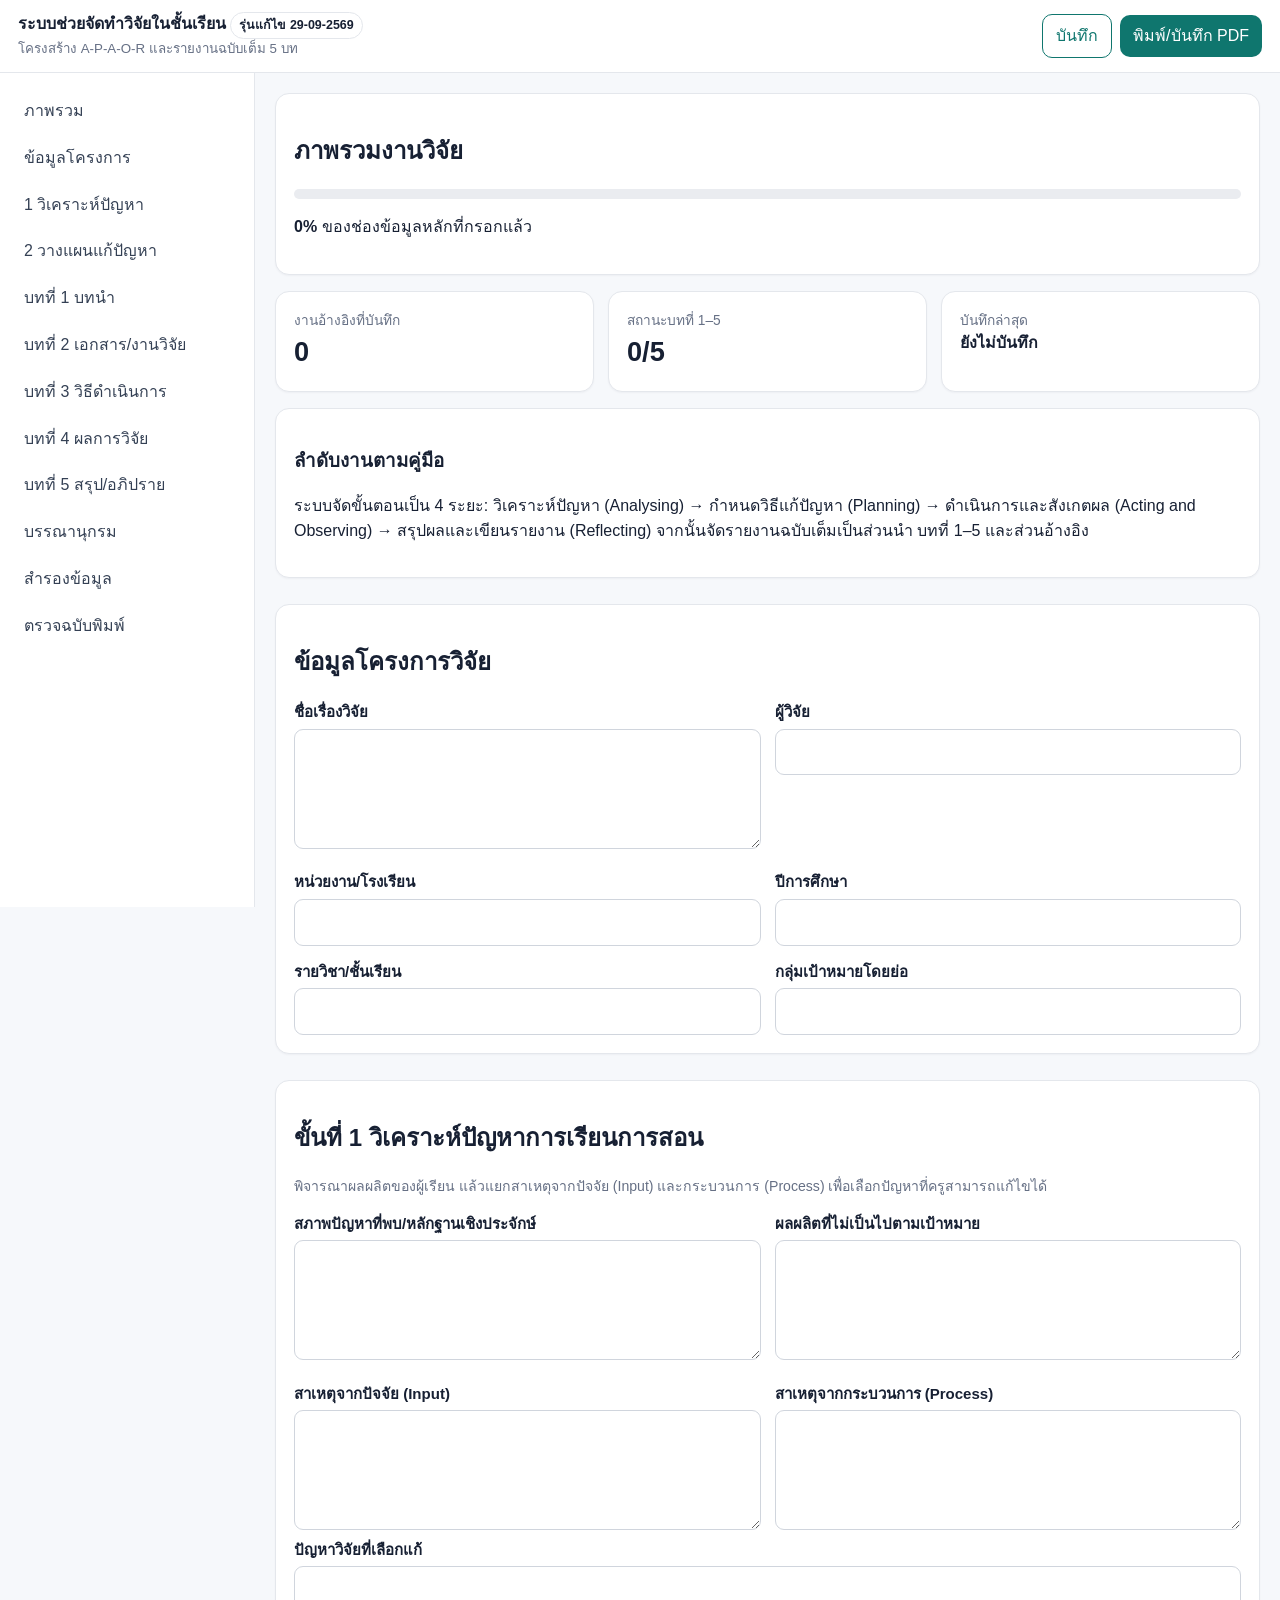
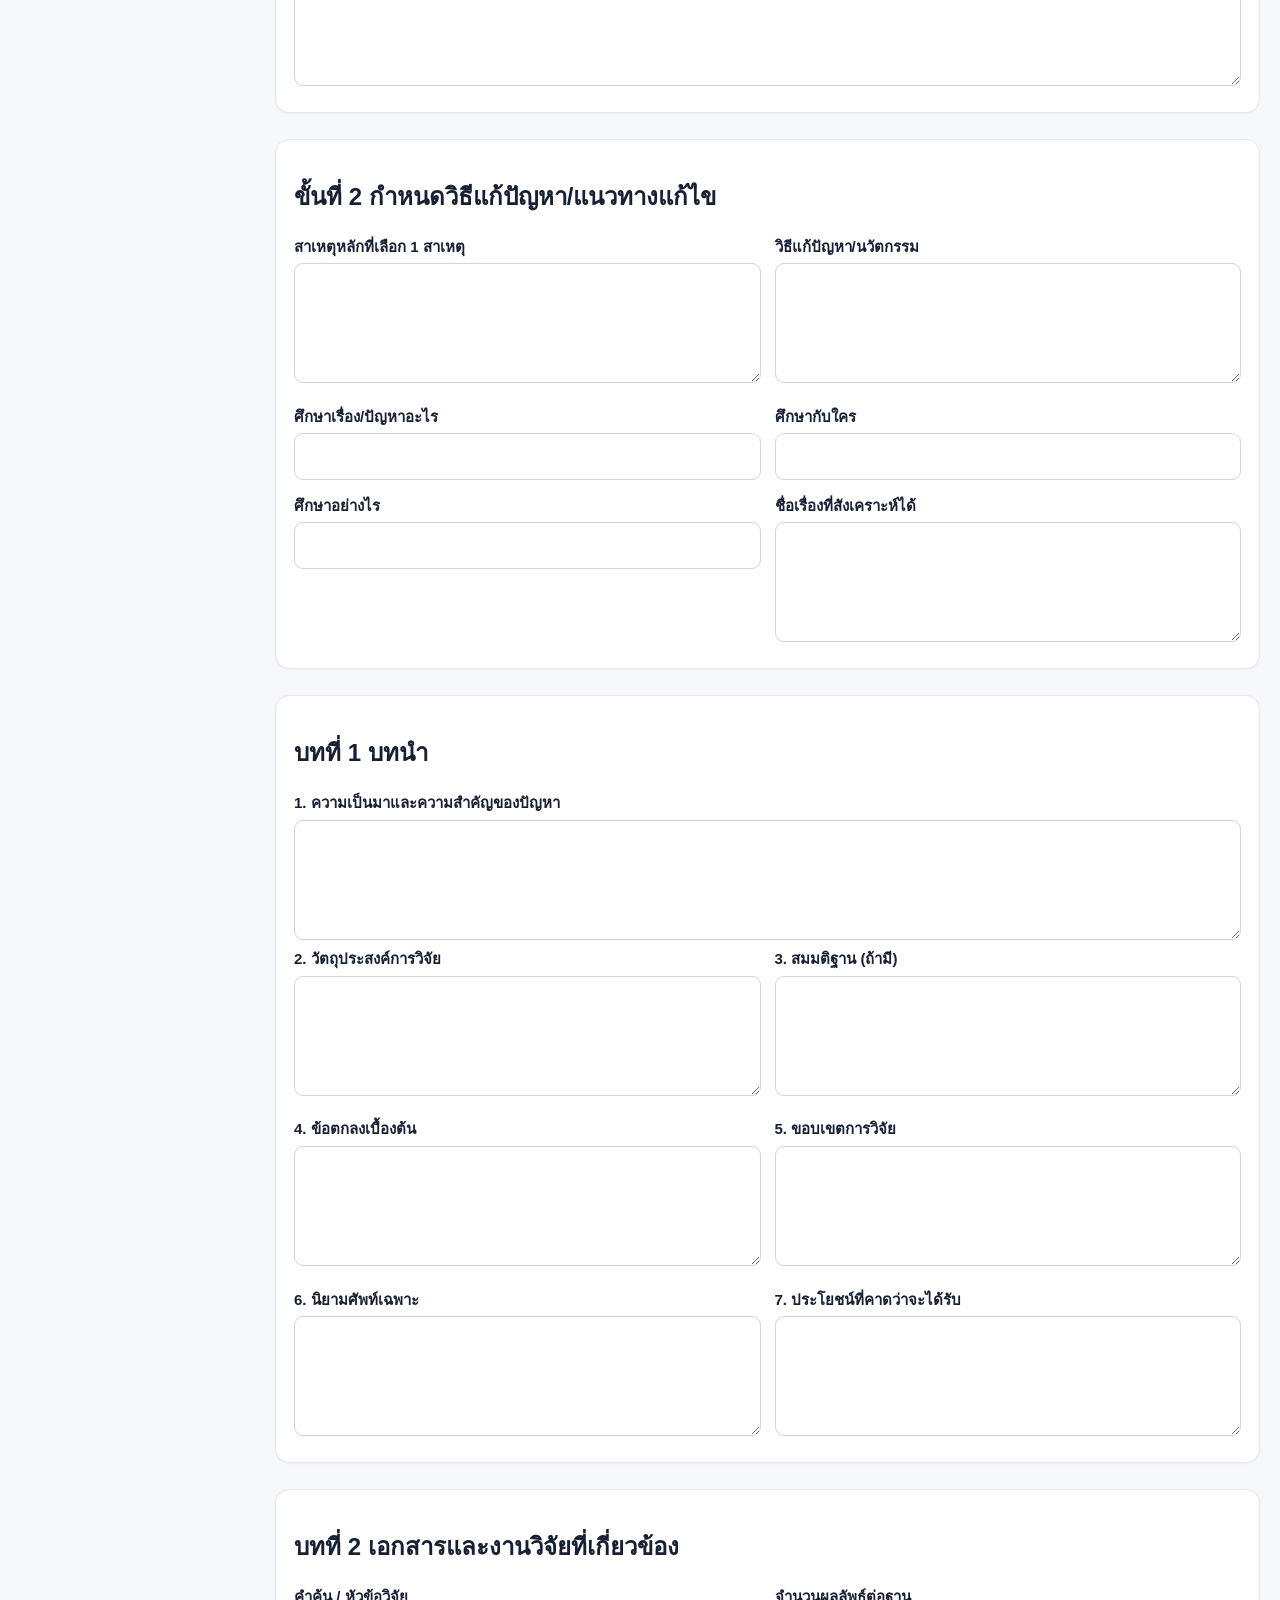
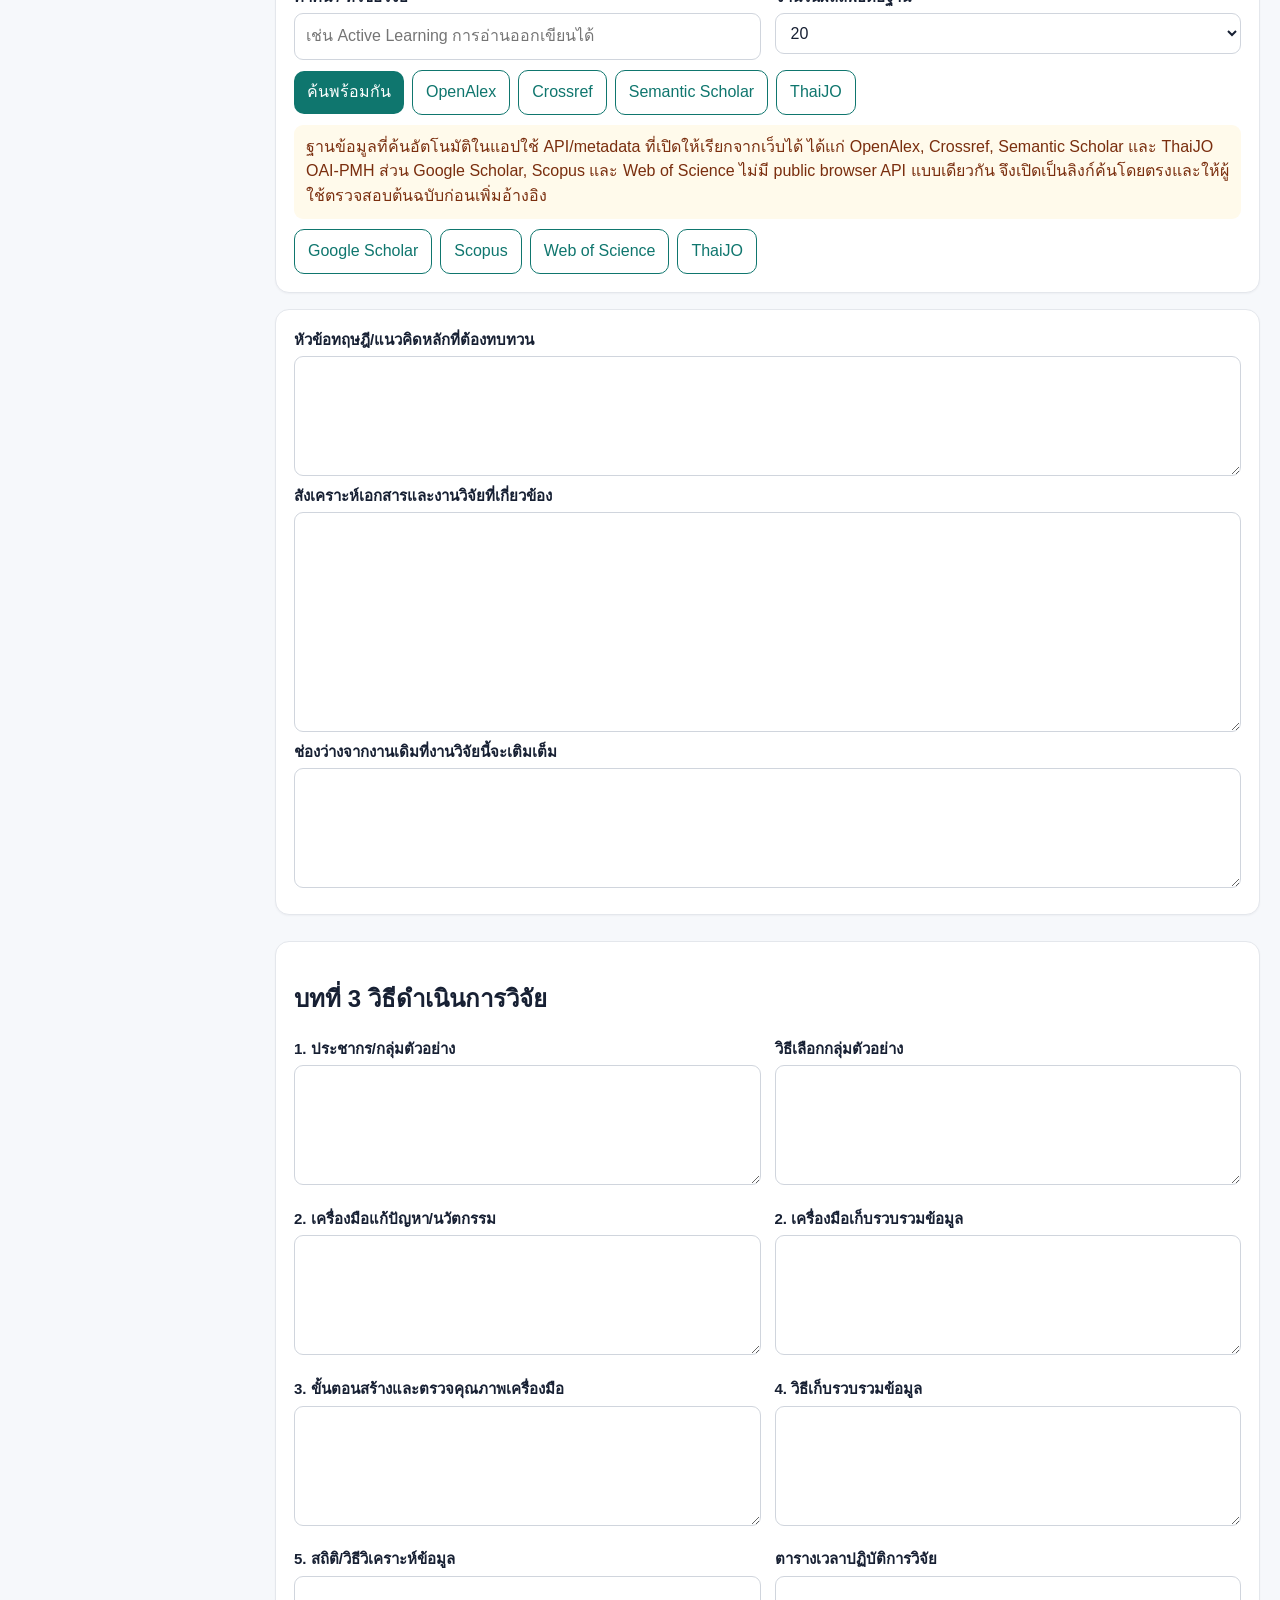
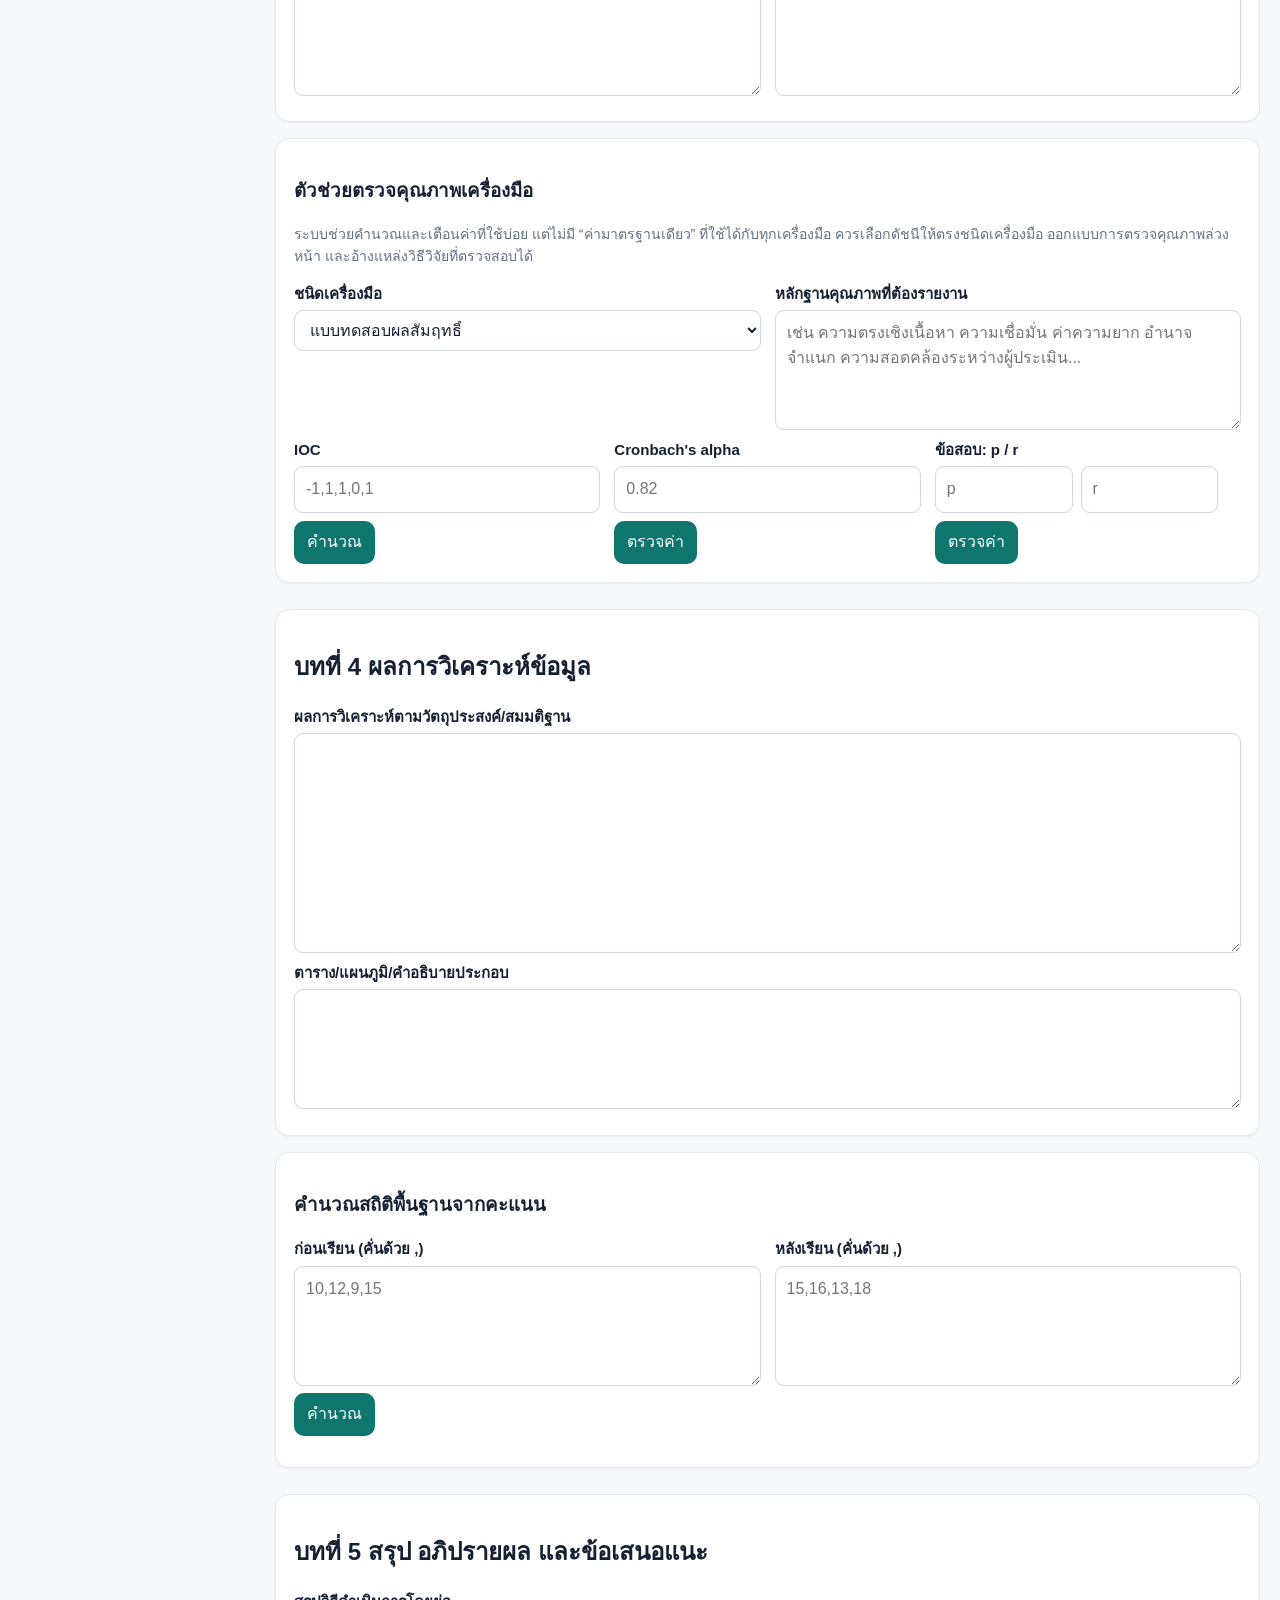
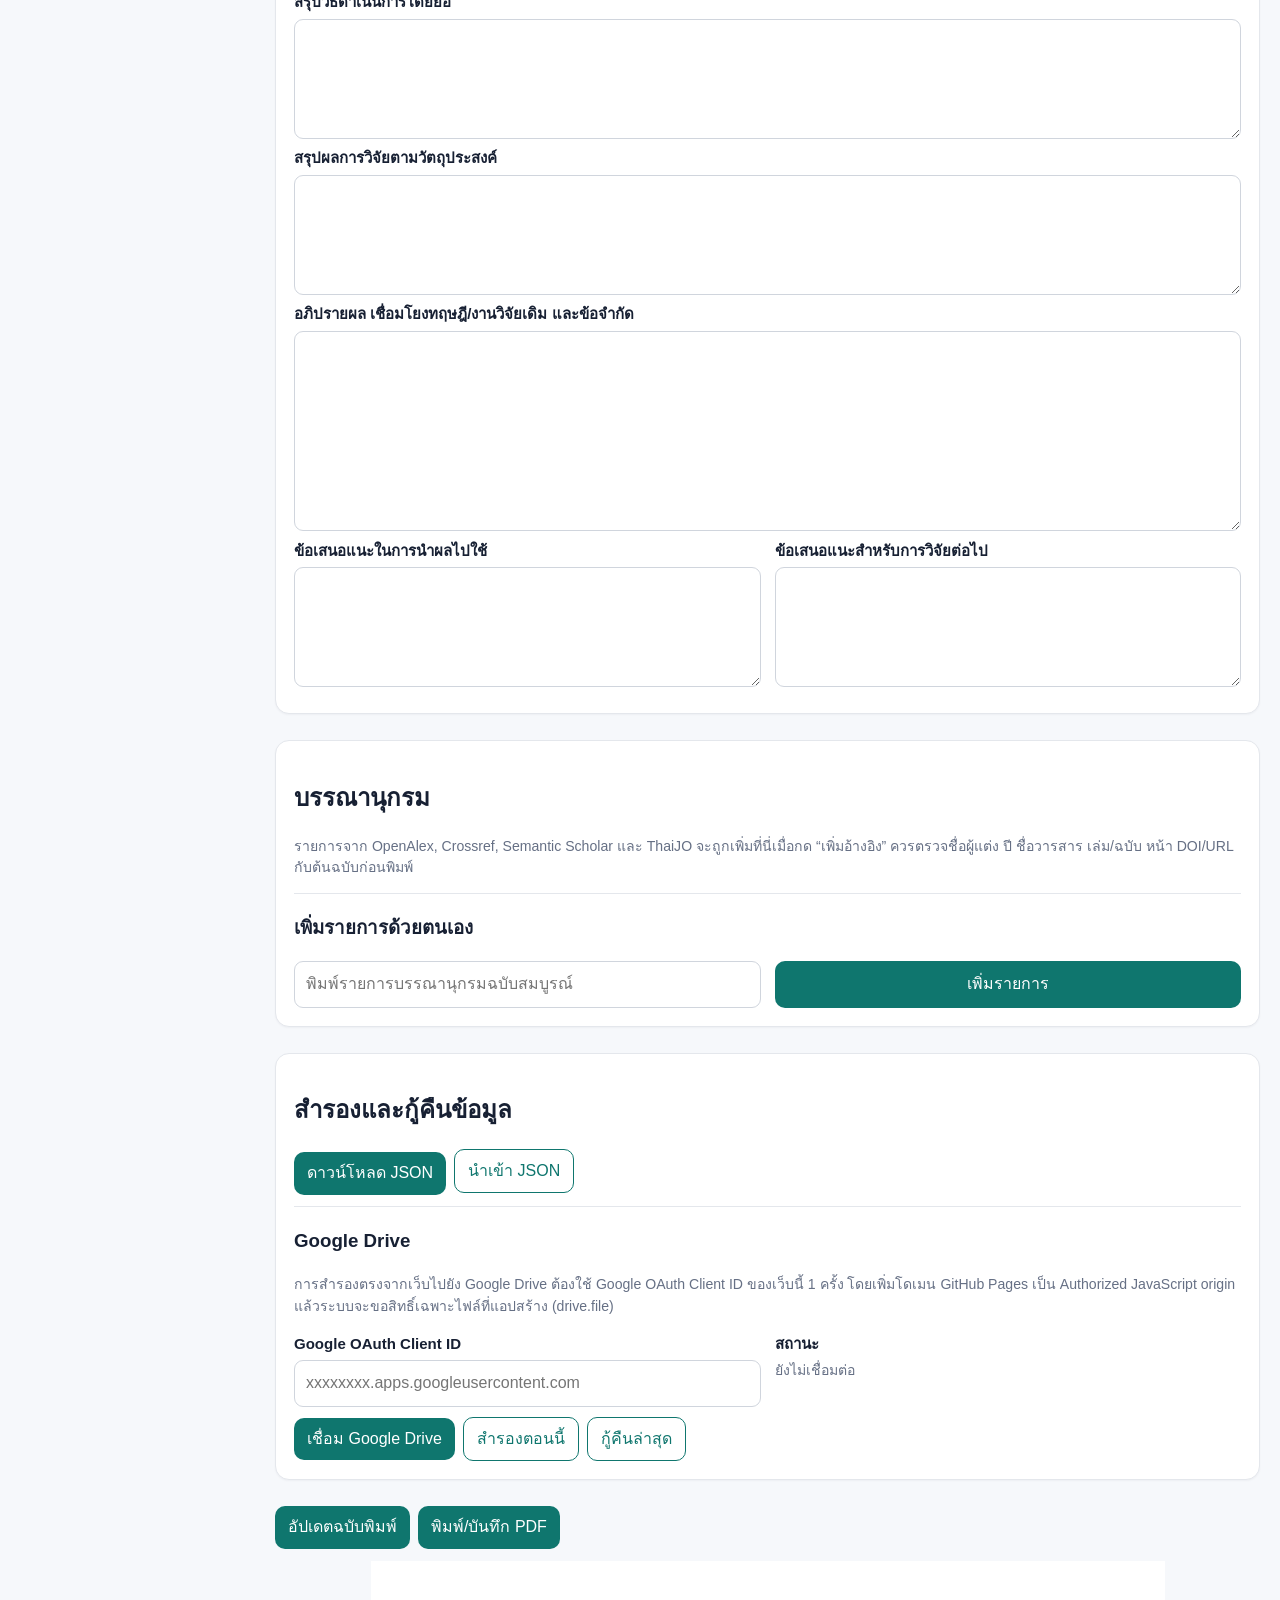
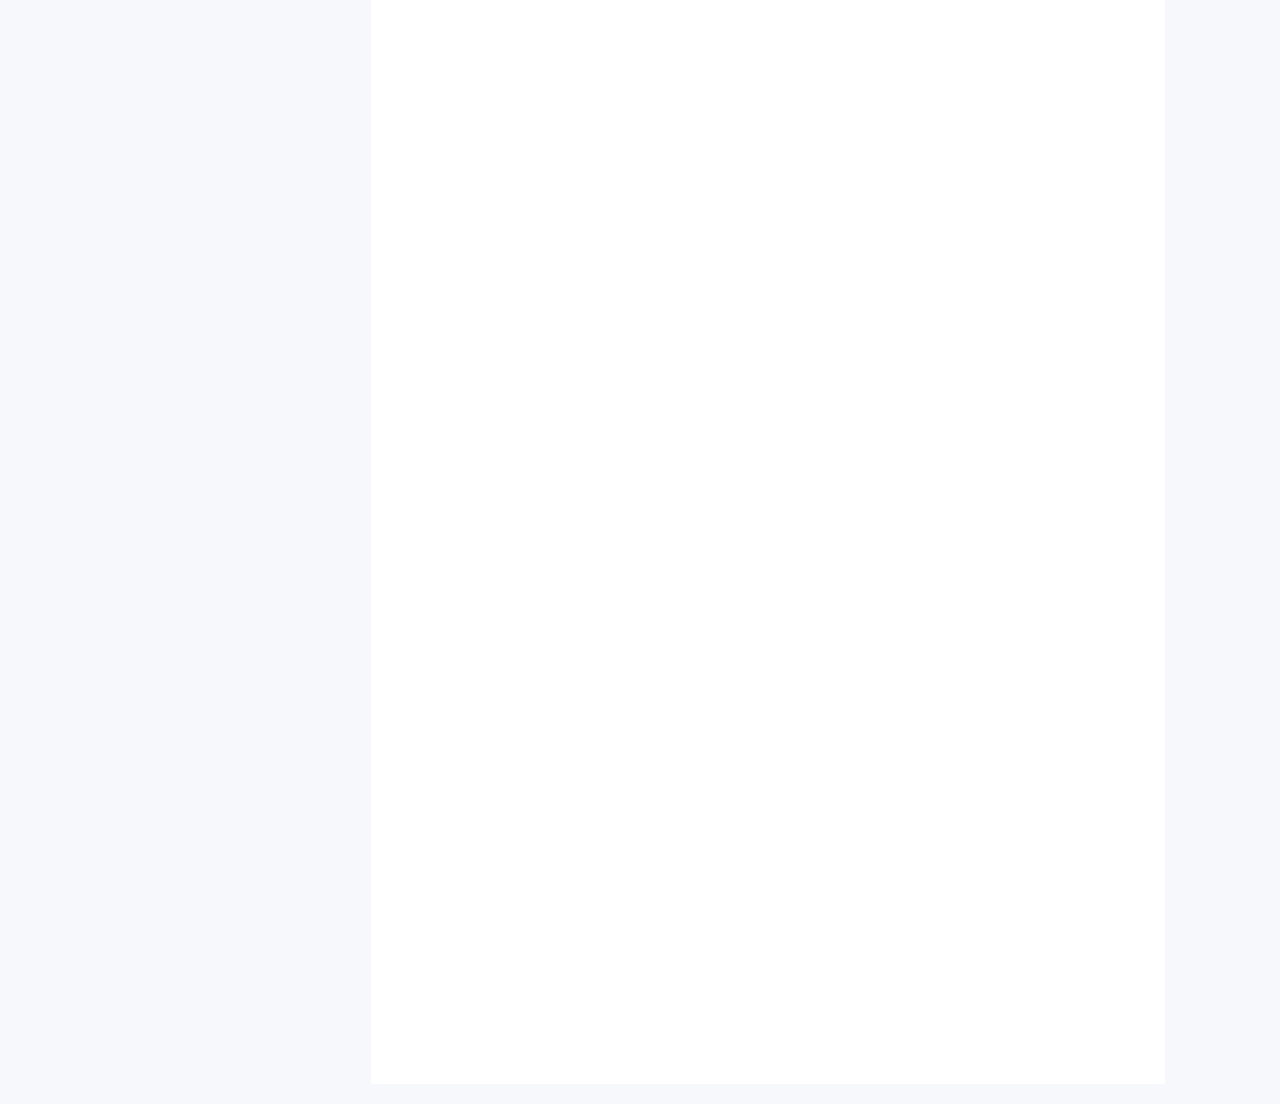
<file: research-app/index.html>
<!doctype html>
<html lang="th">
<head>
<meta charset="utf-8"/>
<meta name="viewport" content="width=device-width,initial-scale=1"/>
<meta name="theme-color" content="#0f766e"/>
<title>ระบบช่วยจัดทำวิจัยในชั้นเรียน</title>

<style>
:root{--bg:#f6f8fb;--card:#fff;--ink:#172033;--muted:#667085;--pri:#0f766e;--pri2:#115e59;--line:#e4e7ec;--warn:#a15c00;--good:#067647;--bad:#b42318}
*{box-sizing:border-box}body{margin:0;font-family:"Noto Sans Thai",Tahoma,Arial,sans-serif;background:var(--bg);color:var(--ink);line-height:1.55}
header{position:sticky;top:0;z-index:9;background:#fff;border-bottom:1px solid var(--line);padding:12px 18px;display:flex;gap:12px;align-items:center;justify-content:space-between}
.brand{font-weight:800}.brand small{display:block;color:var(--muted);font-weight:500}
button,.btn{border:0;border-radius:10px;padding:9px 13px;cursor:pointer;font:inherit;background:var(--pri);color:#fff;text-decoration:none;display:inline-block}
button.secondary,.btn.secondary{background:#fff;color:var(--pri);border:1px solid var(--pri)}button.gray{background:#475467}button.danger{background:#b42318}
.layout{display:grid;grid-template-columns:255px 1fr;min-height:calc(100vh - 66px)}
nav{background:#fff;border-right:1px solid var(--line);padding:14px;position:sticky;top:66px;height:calc(100vh - 66px);overflow:auto}
nav .navlink{display:block;width:100%;text-align:left;background:transparent;color:#344054;padding:10px;border-radius:9px;margin:2px 0;text-decoration:none}
nav .navlink:hover,nav .navlink:focus{background:#ecfdf3;color:#067647;font-weight:700}
main{padding:20px;max-width:1200px;width:100%;margin:auto}.view{display:block;scroll-margin-top:82px}.view+ .view{margin-top:26px}
.card{background:var(--card);border:1px solid var(--line);border-radius:14px;padding:18px;margin-bottom:16px;box-shadow:0 1px 2px rgba(16,24,40,.04)}
.grid{display:grid;grid-template-columns:repeat(2,minmax(0,1fr));gap:14px}.grid3{display:grid;grid-template-columns:repeat(3,minmax(0,1fr));gap:14px}
label{font-weight:700;font-size:.94rem;display:block;margin-bottom:5px}input,textarea,select{width:100%;padding:10px 11px;border:1px solid #d0d5dd;border-radius:9px;background:#fff;font:inherit;color:var(--ink)}textarea{min-height:120px;resize:vertical}
.help{color:var(--muted);font-size:.88rem}.note{padding:10px 12px;border-radius:9px;background:#fffaeb;color:#7a2e0e;margin:10px 0}.good{color:var(--good)}.bad{color:var(--bad)}
.progress{height:10px;background:#eaecf0;border-radius:99px;overflow:hidden}.progress span{display:block;height:100%;background:var(--pri)}
.kpi{font-size:1.7rem;font-weight:800}.small{font-size:.86rem;color:var(--muted)}
.ref{border:1px solid var(--line);border-radius:10px;padding:12px;margin:8px 0}.ref h4{margin:0 0 4px}.ref .meta{font-size:.86rem;color:var(--muted)}
.row{display:flex;gap:8px;flex-wrap:wrap;align-items:center}.right{margin-left:auto}.pill{display:inline-block;border:1px solid var(--line);padding:3px 8px;border-radius:999px;font-size:.78rem;background:#fff}
.report{background:#fff;color:#000;max-width:794px;margin:0 auto;padding:28mm 22mm;min-height:1123px}.report h1,.report h2{text-align:center}.report h3{margin-top:1.3em}.report p{text-align:justify;text-indent:2.5em;white-space:pre-wrap}.report .cover{min-height:900px;display:flex;flex-direction:column;justify-content:center;text-align:center}.report .cover p{text-indent:0;text-align:center}
hr{border:0;border-top:1px solid var(--line)}
.auth-screen{position:fixed;inset:0;z-index:999;background:linear-gradient(135deg,#ecfdf3,#f8fafc);display:flex;align-items:center;justify-content:center;padding:18px}
.auth-box{width:min(460px,100%);background:#fff;border:1px solid var(--line);border-radius:18px;padding:24px;box-shadow:0 20px 55px rgba(16,24,40,.14)}
.auth-box h1{margin:0 0 6px;font-size:1.45rem}.auth-box p{color:var(--muted);margin-top:0}
.auth-tabs{display:flex;gap:8px;margin:16px 0}.auth-tabs button{flex:1}.auth-tabs .secondary{background:#fff}
.auth-screen.hidden{display:none}.user-chip{display:flex;align-items:center;gap:8px;padding:7px 10px;border:1px solid var(--line);border-radius:999px;background:#fff;font-size:.88rem}
.user-avatar{width:28px;height:28px;border-radius:50%;display:grid;place-items:center;background:#ecfdf3;color:#067647;font-weight:800}
@media(max-width:850px){.layout{grid-template-columns:1fr}nav{position:relative;top:0;height:auto;border-right:0;border-bottom:1px solid var(--line);display:flex;overflow:auto;gap:4px}nav .navlink{min-width:max-content}.grid,.grid3{grid-template-columns:1fr}header{position:relative}.report{padding:16mm 12mm}}
@media print{header,nav,.no-print{display:none!important}.layout{display:block}.view{display:none!important}#printView{display:block!important}main{padding:0;max-width:none}.report{box-shadow:none;max-width:none;padding:20mm 22mm}.pagebreak{break-before:page}}
</style>
</head>
<body>
<header>
  <div class="brand">ระบบช่วยจัดทำวิจัยในชั้นเรียน <span class="pill">รุ่นแก้ไข 29-09-2569</span><small>โครงสร้าง A-P-A-O-R และรายงานฉบับเต็ม 5 บท</small></div>
  <div class="row"><div id="userChip" class="user-chip" style="display:none"><span id="userAvatar" class="user-avatar">U</span><span id="userLabel"></span></div><button class="secondary" onclick="saveAll()">บันทึก</button><button onclick="openPrint()">พิมพ์/บันทึก PDF</button></div>
</header>
<div class="layout">
<nav id="nav">
  <a class="navlink" href="#dashboard">ภาพรวม</a>
  <a class="navlink" href="#setup">ข้อมูลโครงการ</a>
  <a class="navlink" href="#analyze">1 วิเคราะห์ปัญหา</a>
  <a class="navlink" href="#plan">2 วางแผนแก้ปัญหา</a>
  <a class="navlink" href="#chapter1">บทที่ 1 บทนำ</a>
  <a class="navlink" href="#chapter2">บทที่ 2 เอกสาร/งานวิจัย</a>
  <a class="navlink" href="#chapter3">บทที่ 3 วิธีดำเนินการ</a>
  <a class="navlink" href="#chapter4">บทที่ 4 ผลการวิจัย</a>
  <a class="navlink" href="#chapter5">บทที่ 5 สรุป/อภิปราย</a>
  <a class="navlink" href="#references">บรรณานุกรม</a>
  <a class="navlink" href="#backup">สำรองข้อมูล</a>
  <a class="navlink" href="#printView">ตรวจฉบับพิมพ์</a>
</nav>
<main>
<section id="dashboard" class="view active">
  <div class="card"><h2>ภาพรวมงานวิจัย</h2><div class="progress"><span id="progBar" style="width:0%"></span></div><p><b id="progTxt">0%</b> ของช่องข้อมูลหลักที่กรอกแล้ว</p></div>
  <div class="grid3">
    <div class="card"><div class="small">งานอ้างอิงที่บันทึก</div><div class="kpi" id="refCount">0</div></div>
    <div class="card"><div class="small">สถานะบทที่ 1–5</div><div class="kpi" id="chapterCount">0/5</div></div>
    <div class="card"><div class="small">บันทึกล่าสุด</div><div class="kpi" style="font-size:1rem" id="lastSaved">ยังไม่บันทึก</div></div>
  </div>
  <div class="card"><h3>ลำดับงานตามคู่มือ</h3><p>ระบบจัดขั้นตอนเป็น 4 ระยะ: วิเคราะห์ปัญหา (Analysing) → กำหนดวิธีแก้ปัญหา (Planning) → ดำเนินการและสังเกตผล (Acting and Observing) → สรุปผลและเขียนรายงาน (Reflecting) จากนั้นจัดรายงานฉบับเต็มเป็นส่วนนำ บทที่ 1–5 และส่วนอ้างอิง</p></div>
</section>

<section id="setup" class="view">
<div class="card"><h2>ข้อมูลโครงการวิจัย</h2>
<div class="grid">
<div><label>ชื่อเรื่องวิจัย</label><textarea data-k="title"></textarea></div>
<div><label>ผู้วิจัย</label><input data-k="researcher"/></div>
<div><label>หน่วยงาน/โรงเรียน</label><input data-k="organization"/></div>
<div><label>ปีการศึกษา</label><input data-k="academicYear"/></div>
<div><label>รายวิชา/ชั้นเรียน</label><input data-k="classInfo"/></div>
<div><label>กลุ่มเป้าหมายโดยย่อ</label><input data-k="targetBrief"/></div>
</div></div>
</section>

<section id="analyze" class="view">
<div class="card"><h2>ขั้นที่ 1 วิเคราะห์ปัญหาการเรียนการสอน</h2>
<p class="help">พิจารณาผลผลิตของผู้เรียน แล้วแยกสาเหตุจากปัจจัย (Input) และกระบวนการ (Process) เพื่อเลือกปัญหาที่ครูสามารถแก้ไขได้</p>
<div class="grid">
<div><label>สภาพปัญหาที่พบ/หลักฐานเชิงประจักษ์</label><textarea data-k="problemEvidence"></textarea></div>
<div><label>ผลผลิตที่ไม่เป็นไปตามเป้าหมาย</label><textarea data-k="productGap"></textarea></div>
<div><label>สาเหตุจากปัจจัย (Input)</label><textarea data-k="inputCauses"></textarea></div>
<div><label>สาเหตุจากกระบวนการ (Process)</label><textarea data-k="processCauses"></textarea></div>
</div>
<label>ปัญหาวิจัยที่เลือกแก้</label><textarea data-k="selectedProblem"></textarea>
</div>
</section>

<section id="plan" class="view">
<div class="card"><h2>ขั้นที่ 2 กำหนดวิธีแก้ปัญหา/แนวทางแก้ไข</h2>
<div class="grid">
<div><label>สาเหตุหลักที่เลือก 1 สาเหตุ</label><textarea data-k="chosenCause"></textarea></div>
<div><label>วิธีแก้ปัญหา/นวัตกรรม</label><textarea data-k="intervention"></textarea></div>
<div><label>ศึกษาเรื่อง/ปัญหาอะไร</label><input data-k="studyWhat"/></div>
<div><label>ศึกษากับใคร</label><input data-k="studyWho"/></div>
<div><label>ศึกษาอย่างไร</label><input data-k="studyHow"/></div>
<div><label>ชื่อเรื่องที่สังเคราะห์ได้</label><textarea data-k="draftTitle"></textarea></div>
</div></div>
</section>

<section id="chapter1" class="view">
<div class="card"><h2>บทที่ 1 บทนำ</h2>
<label>1. ความเป็นมาและความสำคัญของปัญหา</label><textarea data-k="ch1Background"></textarea>
<div class="grid">
<div><label>2. วัตถุประสงค์การวิจัย</label><textarea data-k="objectives"></textarea></div>
<div><label>3. สมมติฐาน (ถ้ามี)</label><textarea data-k="hypotheses"></textarea></div>
<div><label>4. ข้อตกลงเบื้องต้น</label><textarea data-k="assumptions"></textarea></div>
<div><label>5. ขอบเขตการวิจัย</label><textarea data-k="scope"></textarea></div>
<div><label>6. นิยามศัพท์เฉพาะ</label><textarea data-k="definitions"></textarea></div>
<div><label>7. ประโยชน์ที่คาดว่าจะได้รับ</label><textarea data-k="benefits"></textarea></div>
</div></div>
</section>

<section id="chapter2" class="view">
<div class="card"><h2>บทที่ 2 เอกสารและงานวิจัยที่เกี่ยวข้อง</h2>
<div class="grid">
<div><label>คำค้น / หัวข้อวิจัย</label><input id="searchQ" placeholder="เช่น Active Learning การอ่านออกเขียนได้"/></div>
<div><label>จำนวนผลลัพธ์ต่อฐาน</label><select id="resultLimit"><option>10</option><option selected>20</option><option>30</option></select></div>
</div>
<div class="row" style="margin-top:10px">
<button onclick="searchAllSources()">ค้นพร้อมกัน</button>
<button class="secondary" onclick="searchOpenAlex()">OpenAlex</button>
<button class="secondary" onclick="searchCrossref()">Crossref</button>
<button class="secondary" onclick="searchSemanticScholar()">Semantic Scholar</button>
<button class="secondary" onclick="searchThaiJo()">ThaiJO</button>
<span id="searchStatus" class="help"></span>
</div>
<div class="note">ฐานข้อมูลที่ค้นอัตโนมัติในแอปใช้ API/metadata ที่เปิดให้เรียกจากเว็บได้ ได้แก่ OpenAlex, Crossref, Semantic Scholar และ ThaiJO OAI-PMH ส่วน Google Scholar, Scopus และ Web of Science ไม่มี public browser API แบบเดียวกัน จึงเปิดเป็นลิงก์ค้นโดยตรงและให้ผู้ใช้ตรวจสอบต้นฉบับก่อนเพิ่มอ้างอิง</div>
<div class="row">
<a id="gsLink" class="btn secondary" href="https://scholar.google.com/" target="_blank" rel="noopener">Google Scholar</a>
<a id="scopusLink" class="btn secondary" href="https://www.scopus.com/" target="_blank" rel="noopener">Scopus</a>
<a id="wosLink" class="btn secondary" href="https://www.webofscience.com/" target="_blank" rel="noopener">Web of Science</a>
<a id="thaiJoLink" class="btn secondary" href="https://www.tci-thaijo.org/" target="_blank" rel="noopener">ThaiJO</a>
</div>
<div id="searchResults"></div>
</div>
<div class="card">
<label>หัวข้อทฤษฎี/แนวคิดหลักที่ต้องทบทวน</label><textarea data-k="ch2Framework"></textarea>
<label>สังเคราะห์เอกสารและงานวิจัยที่เกี่ยวข้อง</label><textarea data-k="ch2Synthesis" style="min-height:220px"></textarea>
<label>ช่องว่างจากงานเดิมที่งานวิจัยนี้จะเติมเต็ม</label><textarea data-k="researchGap"></textarea>
</div>
</section>

<section id="chapter3" class="view">
<div class="card"><h2>บทที่ 3 วิธีดำเนินการวิจัย</h2>
<div class="grid">
<div><label>1. ประชากร/กลุ่มตัวอย่าง</label><textarea data-k="population"></textarea></div>
<div><label>วิธีเลือกกลุ่มตัวอย่าง</label><textarea data-k="sampling"></textarea></div>
<div><label>2. เครื่องมือแก้ปัญหา/นวัตกรรม</label><textarea data-k="instrumentIntervention"></textarea></div>
<div><label>2. เครื่องมือเก็บรวบรวมข้อมูล</label><textarea data-k="instrumentData"></textarea></div>
<div><label>3. ขั้นตอนสร้างและตรวจคุณภาพเครื่องมือ</label><textarea data-k="instrumentQuality"></textarea></div>
<div><label>4. วิธีเก็บรวบรวมข้อมูล</label><textarea data-k="dataCollection"></textarea></div>
<div><label>5. สถิติ/วิธีวิเคราะห์ข้อมูล</label><textarea data-k="analysisPlan"></textarea></div>
<div><label>ตารางเวลาปฏิบัติการวิจัย</label><textarea data-k="timeline"></textarea></div>
</div>
</div>
<div class="card"><h3>ตัวช่วยตรวจคุณภาพเครื่องมือ</h3><p class="help">ระบบช่วยคำนวณและเตือนค่าที่ใช้บ่อย แต่ไม่มี “ค่ามาตรฐานเดียว” ที่ใช้ได้กับทุกเครื่องมือ ควรเลือกดัชนีให้ตรงชนิดเครื่องมือ ออกแบบการตรวจคุณภาพล่วงหน้า และอ้างแหล่งวิธีวิจัยที่ตรวจสอบได้</p>
<div class="grid"><div><label>ชนิดเครื่องมือ</label><select data-k="instrumentType"><option>แบบทดสอบผลสัมฤทธิ์</option><option>แบบสอบถาม/มาตรประมาณค่า</option><option>แบบสังเกต</option><option>แบบสัมภาษณ์</option><option>แบบประเมินชิ้นงาน/รูบริก</option><option>นวัตกรรม/สื่อการเรียนรู้</option></select></div><div><label>หลักฐานคุณภาพที่ต้องรายงาน</label><textarea data-k="qualityEvidence" placeholder="เช่น ความตรงเชิงเนื้อหา ความเชื่อมั่น ค่าความยาก อำนาจจำแนก ความสอดคล้องระหว่างผู้ประเมิน..."></textarea></div></div>
<div class="grid3">
<div><label>IOC</label><input id="iocRatings" placeholder="-1,1,1,0,1"/><button style="margin-top:8px" onclick="calcIOC()">คำนวณ</button><div id="iocOut" class="help"></div></div>
<div><label>Cronbach's alpha</label><input id="alphaValue" type="number" step=".001" placeholder="0.82"/><button style="margin-top:8px" onclick="checkAlpha()">ตรวจค่า</button><div id="alphaOut" class="help"></div></div>
<div><label>ข้อสอบ: p / r</label><div class="row"><input id="pValue" type="number" step=".01" placeholder="p" style="width:45%"><input id="rValue" type="number" step=".01" placeholder="r" style="width:45%"></div><button style="margin-top:8px" onclick="checkItem()">ตรวจค่า</button><div id="itemOut" class="help"></div></div>
</div></div>
</section>

<section id="chapter4" class="view">
<div class="card"><h2>บทที่ 4 ผลการวิเคราะห์ข้อมูล</h2>
<label>ผลการวิเคราะห์ตามวัตถุประสงค์/สมมติฐาน</label><textarea data-k="resultsNarrative" style="min-height:220px"></textarea>
<label>ตาราง/แผนภูมิ/คำอธิบายประกอบ</label><textarea data-k="resultsTables"></textarea>
</div>
<div class="card"><h3>คำนวณสถิติพื้นฐานจากคะแนน</h3><div class="grid"><div><label>ก่อนเรียน (คั่นด้วย ,)</label><textarea id="preScores" placeholder="10,12,9,15"></textarea></div><div><label>หลังเรียน (คั่นด้วย ,)</label><textarea id="postScores" placeholder="15,16,13,18"></textarea></div></div><button onclick="calcStats()">คำนวณ</button><pre id="statsOut"></pre></div>
</section>

<section id="chapter5" class="view">
<div class="card"><h2>บทที่ 5 สรุป อภิปรายผล และข้อเสนอแนะ</h2>
<label>สรุปวิธีดำเนินการโดยย่อ</label><textarea data-k="ch5MethodSummary"></textarea>
<label>สรุปผลการวิจัยตามวัตถุประสงค์</label><textarea data-k="ch5Summary"></textarea>
<label>อภิปรายผล เชื่อมโยงทฤษฎี/งานวิจัยเดิม และข้อจำกัด</label><textarea data-k="discussion" style="min-height:200px"></textarea>
<div class="grid"><div><label>ข้อเสนอแนะในการนำผลไปใช้</label><textarea data-k="recommendUse"></textarea></div><div><label>ข้อเสนอแนะสำหรับการวิจัยต่อไป</label><textarea data-k="recommendFuture"></textarea></div></div>
</div>
</section>

<section id="references" class="view">
<div class="card"><h2>บรรณานุกรม</h2><p class="help">รายการจาก OpenAlex, Crossref, Semantic Scholar และ ThaiJO จะถูกเพิ่มที่นี่เมื่อกด “เพิ่มอ้างอิง” ควรตรวจชื่อผู้แต่ง ปี ชื่อวารสาร เล่ม/ฉบับ หน้า DOI/URL กับต้นฉบับก่อนพิมพ์</p>
<div id="refList"></div>
<hr><h3>เพิ่มรายการด้วยตนเอง</h3>
<div class="grid"><input id="manualRef" placeholder="พิมพ์รายการบรรณานุกรมฉบับสมบูรณ์"/><button onclick="addManualRef()">เพิ่มรายการ</button></div></div>
</section>

<section id="backup" class="view">
<div class="card"><h2>สำรองและกู้คืนข้อมูล</h2>
<div class="row"><button onclick="exportJson()">ดาวน์โหลด JSON</button><label class="btn secondary" style="font-weight:400">นำเข้า JSON<input id="importFile" type="file" accept=".json,application/json" style="display:none"></label></div>
<hr><h3>Google Drive</h3>
<p class="help">การสำรองตรงจากเว็บไปยัง Google Drive ต้องใช้ Google OAuth Client ID ของเว็บนี้ 1 ครั้ง โดยเพิ่มโดเมน GitHub Pages เป็น Authorized JavaScript origin แล้วระบบจะขอสิทธิ์เฉพาะไฟล์ที่แอปสร้าง (drive.file)</p>
<div class="grid"><div><label>Google OAuth Client ID</label><input id="googleClientId" placeholder="xxxxxxxx.apps.googleusercontent.com"></div><div><label>สถานะ</label><div id="driveStatus" class="help">ยังไม่เชื่อมต่อ</div></div></div>
<div class="row" style="margin-top:10px"><button onclick="connectDrive()">เชื่อม Google Drive</button><button class="secondary" onclick="backupDrive()">สำรองตอนนี้</button><button class="secondary" onclick="restoreDrive()">กู้คืนล่าสุด</button></div>
</div>
</section>

<section id="printView" class="view"><div class="no-print row" style="margin-bottom:12px"><button onclick="renderReport()">อัปเดตฉบับพิมพ์</button><button onclick="window.print()">พิมพ์/บันทึก PDF</button></div><article class="report" id="report"></article></section>
</main>
</div>
<script>
(function(){
'use strict';
var APP_NS='classroomResearchApp.v3';
var currentUser={name:'ผู้ใช้งาน',username:'default-user'};
var state={data:{},references:[],lastSaved:null,googleClientId:''};
var accessToken=null,tokenClient=null,lastSearch=[];

function q(s){return document.querySelector(s)}
function qa(s){return Array.prototype.slice.call(document.querySelectorAll(s))}
function dataKey(){return APP_NS+'.data.'+currentUser.username}
function esc(s){return String(s==null?'':s).replace(/[&<>"']/g,function(m){return {'&':'&amp;','<':'&lt;','>':'&gt;','"':'&quot;',"'":'&#039;'}[m]})}
function safeStore(k,v){try{localStorage.setItem(k,v)}catch(e){}}
function safeRead(k){try{return localStorage.getItem(k)}catch(e){return null}}

function showAppUser(){
  var chip=q('#userChip'),label=q('#userLabel'),av=q('#userAvatar');
  if(chip)chip.style.display='flex';
  if(label)label.textContent=currentUser.name+' ('+currentUser.username+')';
  if(av)av.textContent=(currentUser.name||'U').charAt(0).to<script src="app.js?v=20260929-1"></script>
</file>
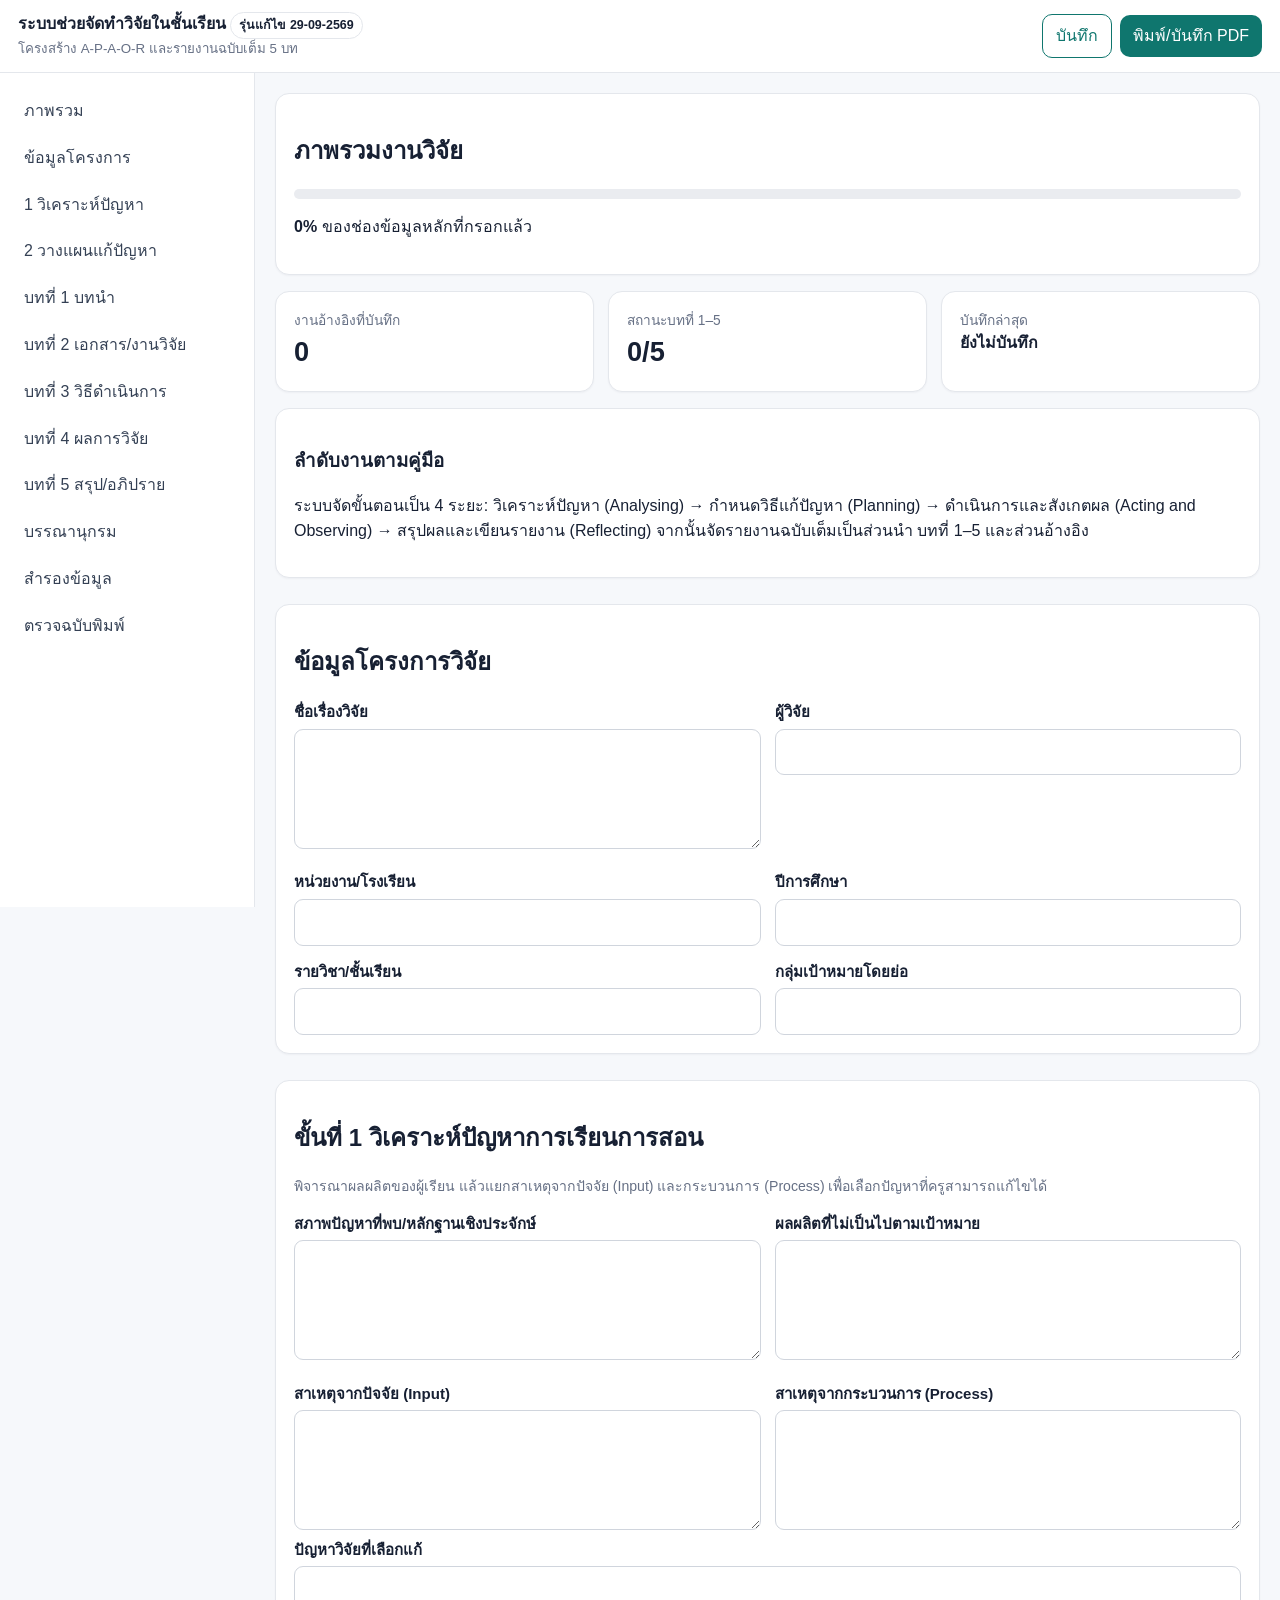
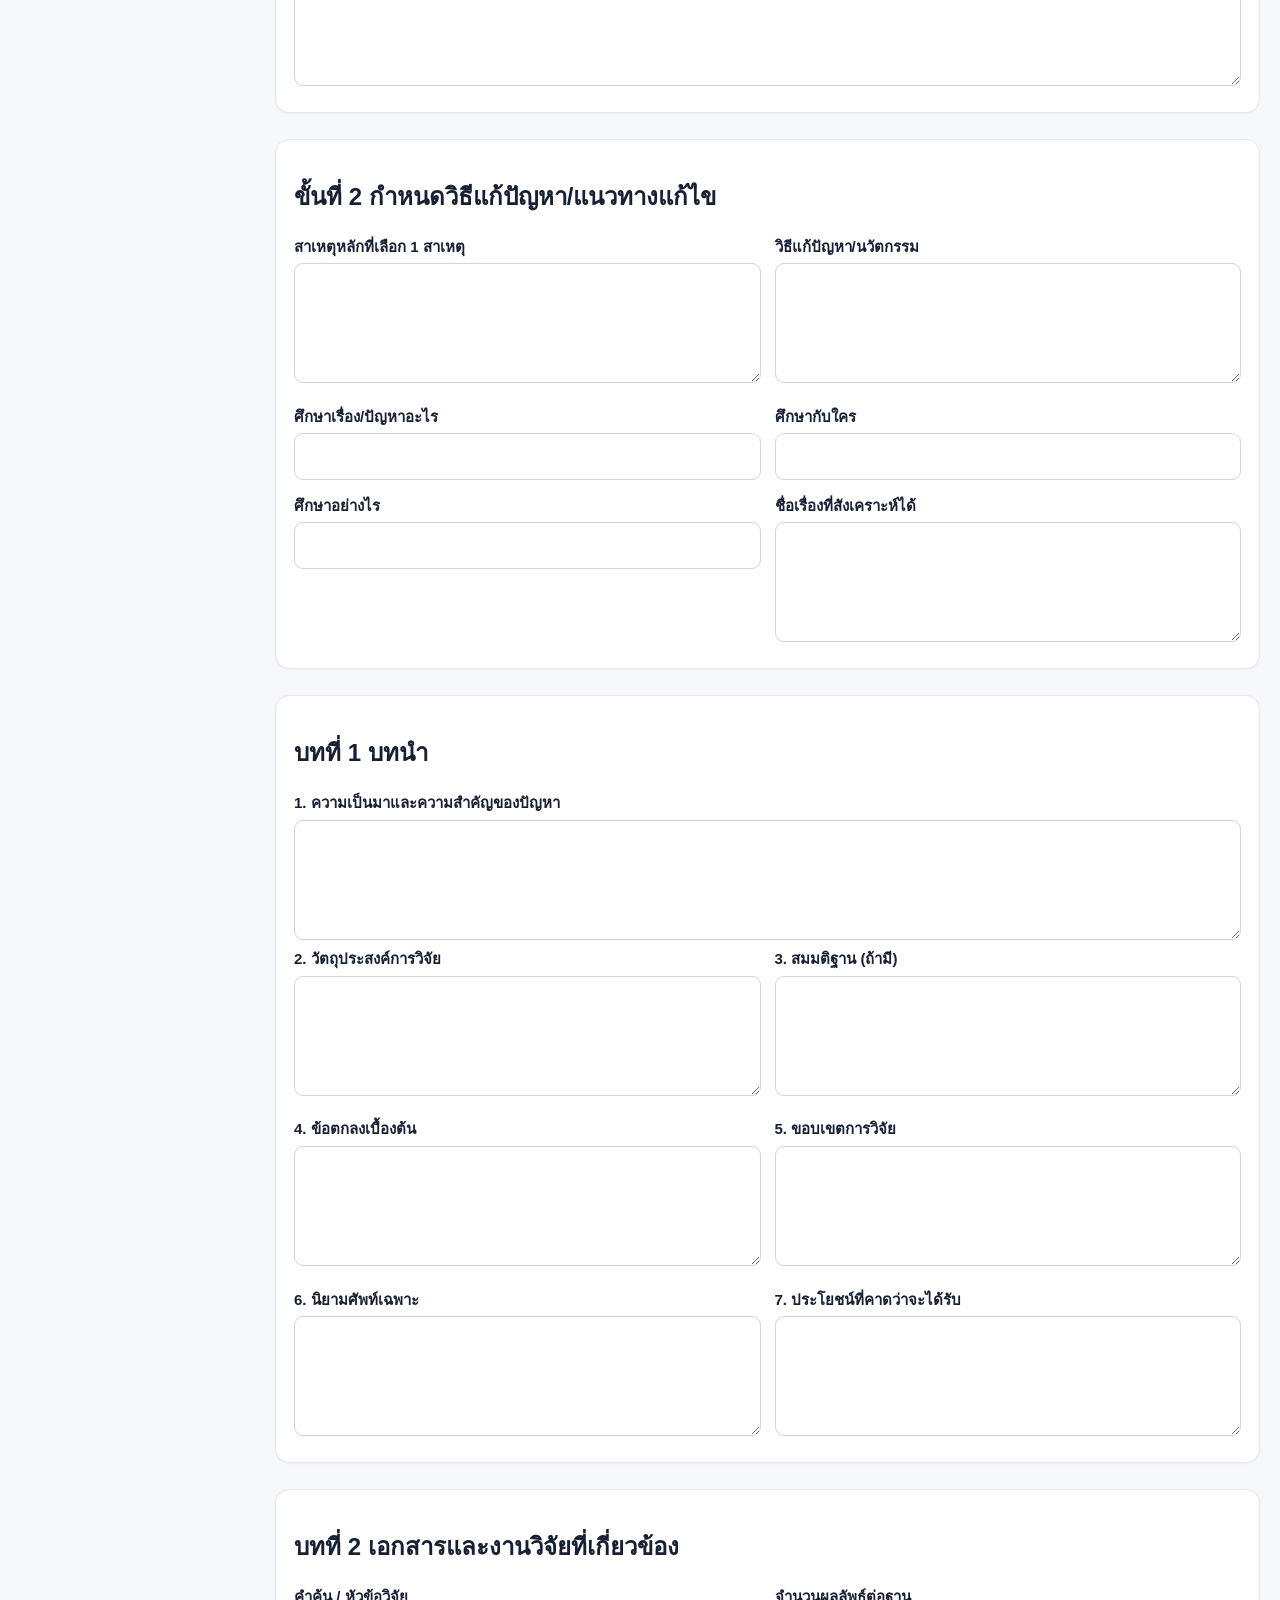
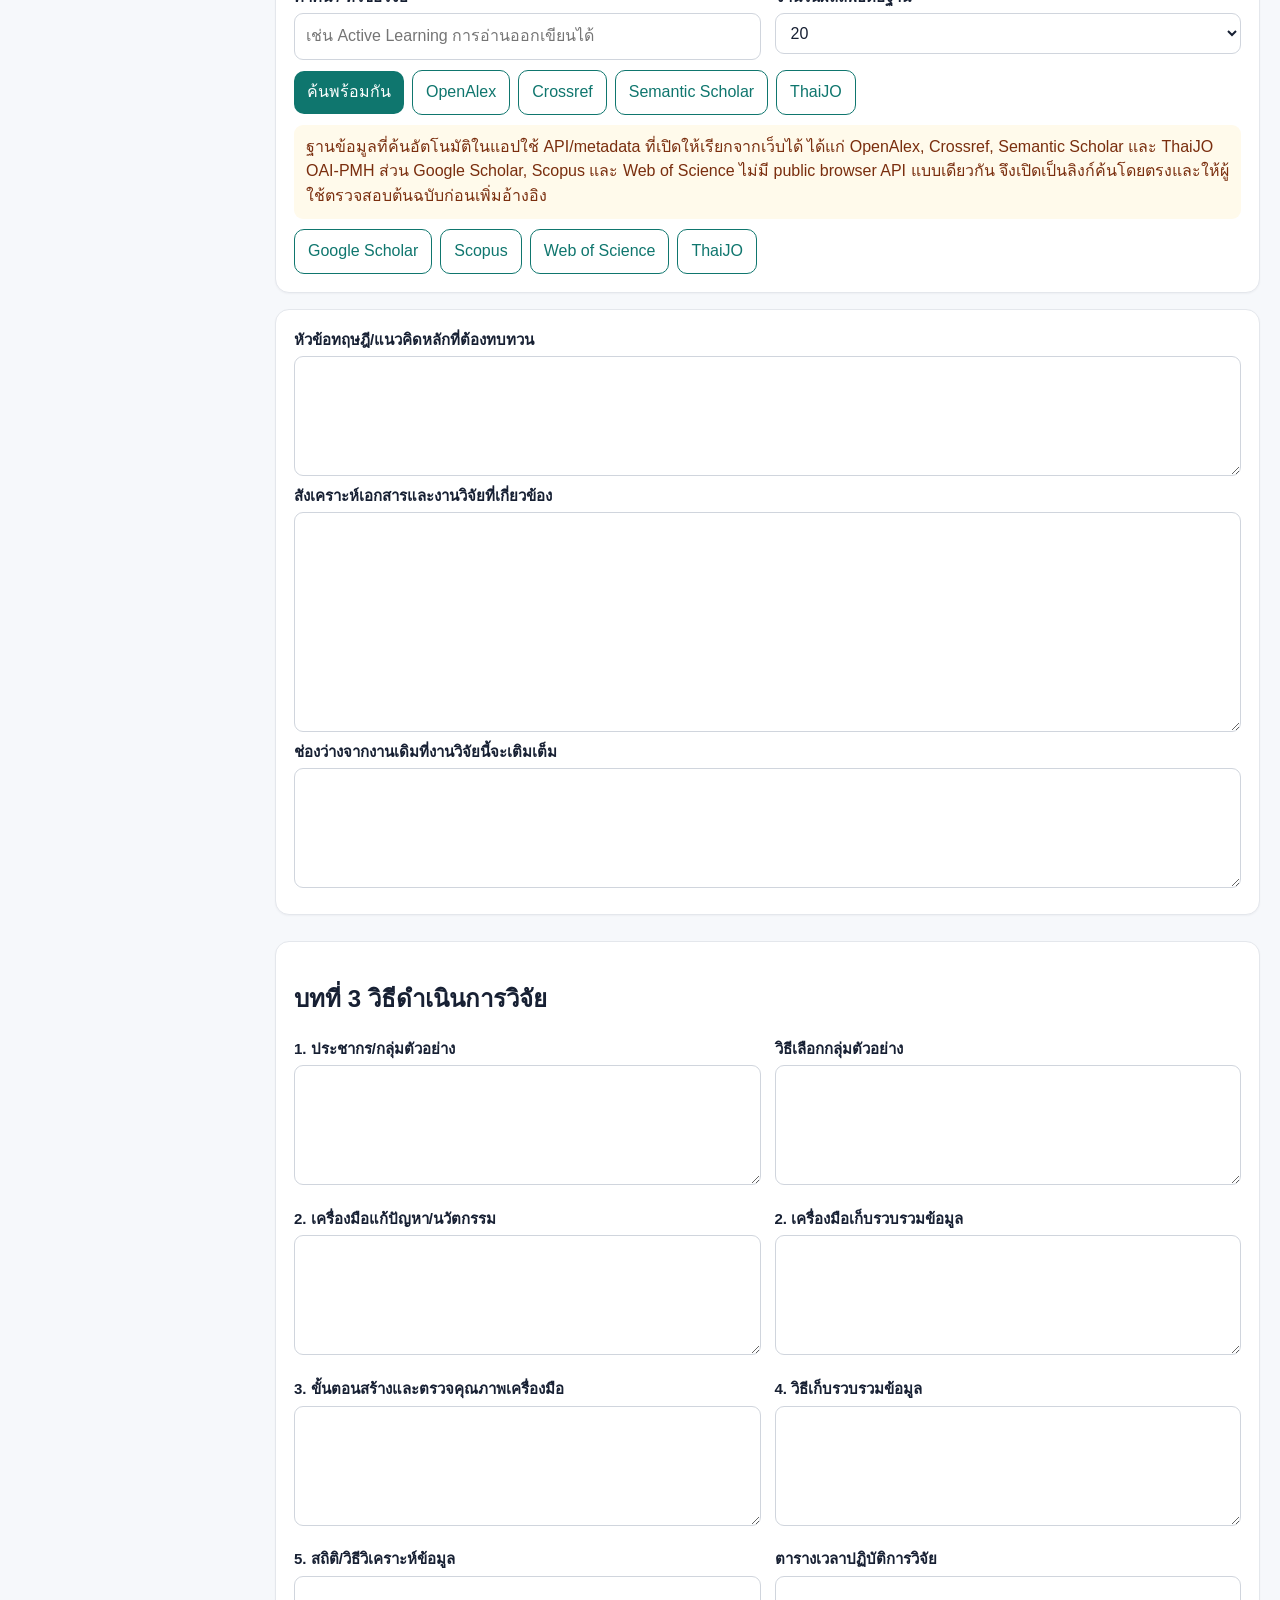
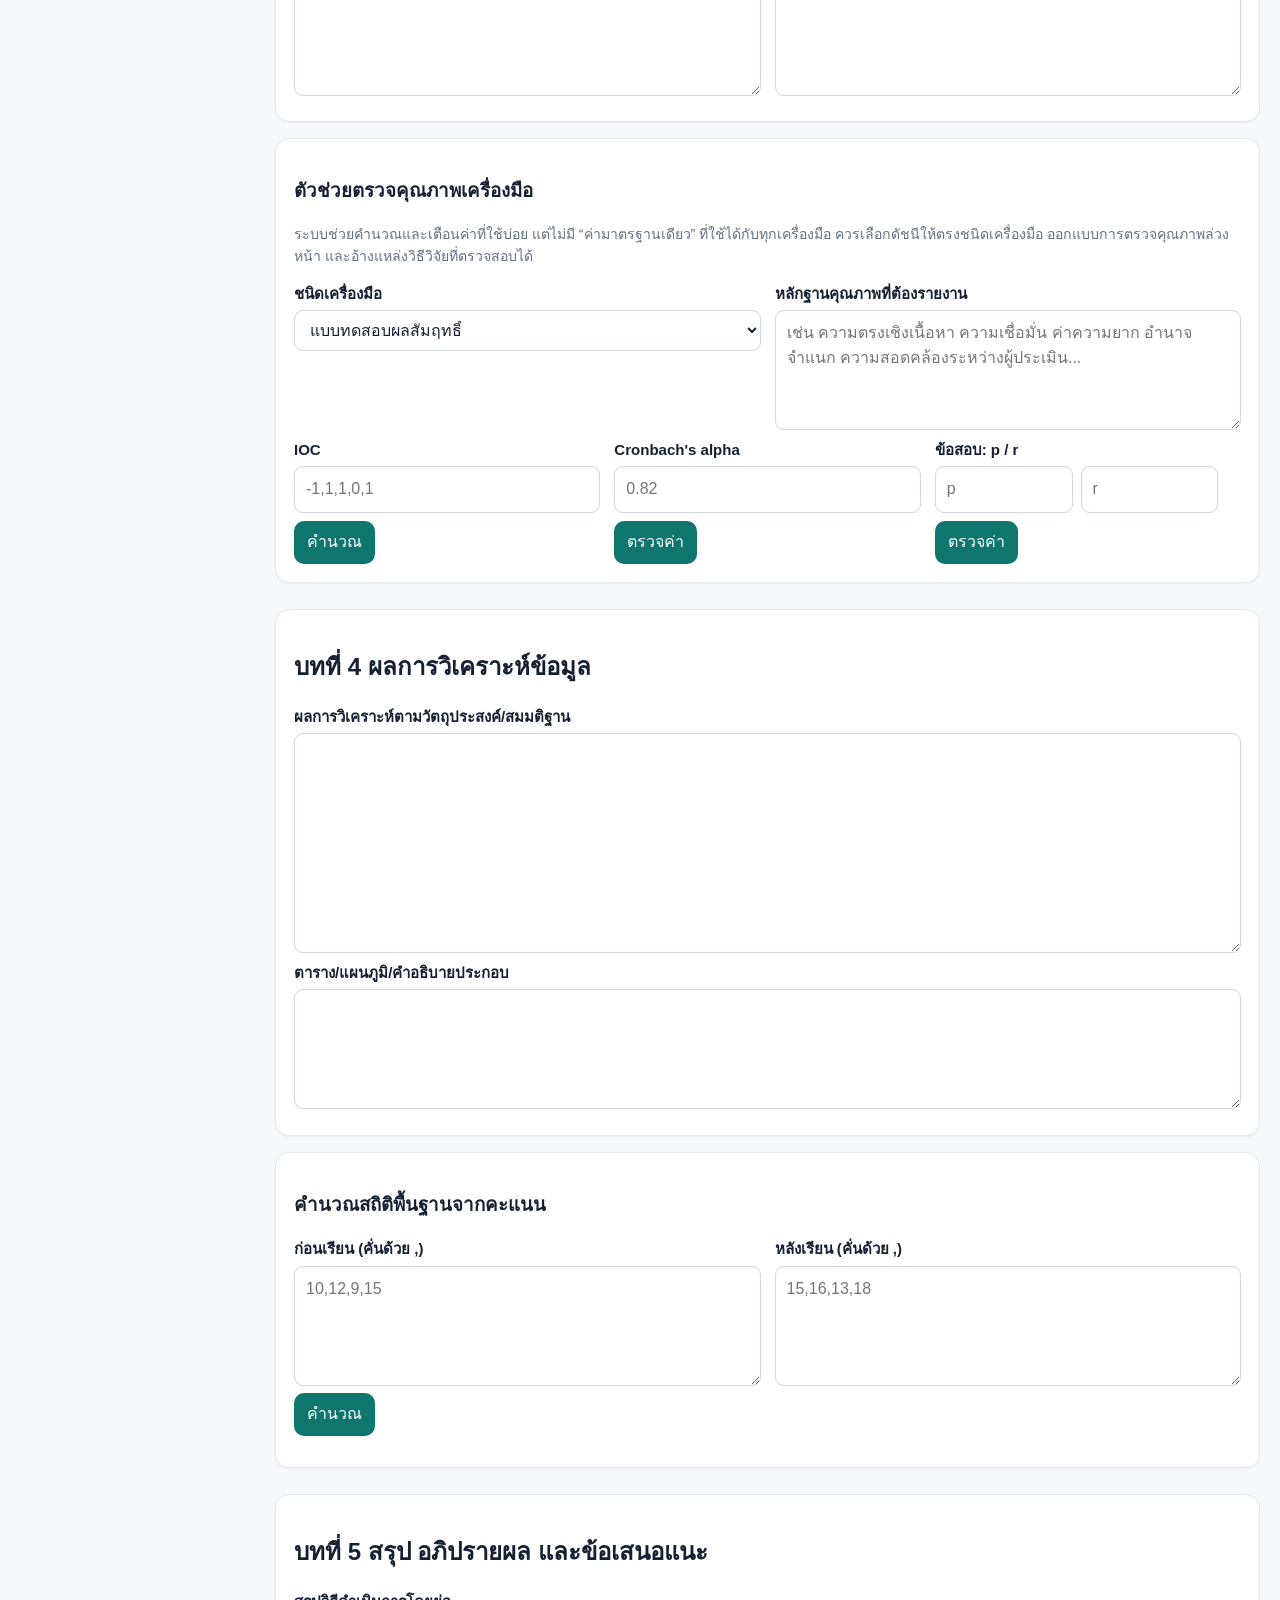
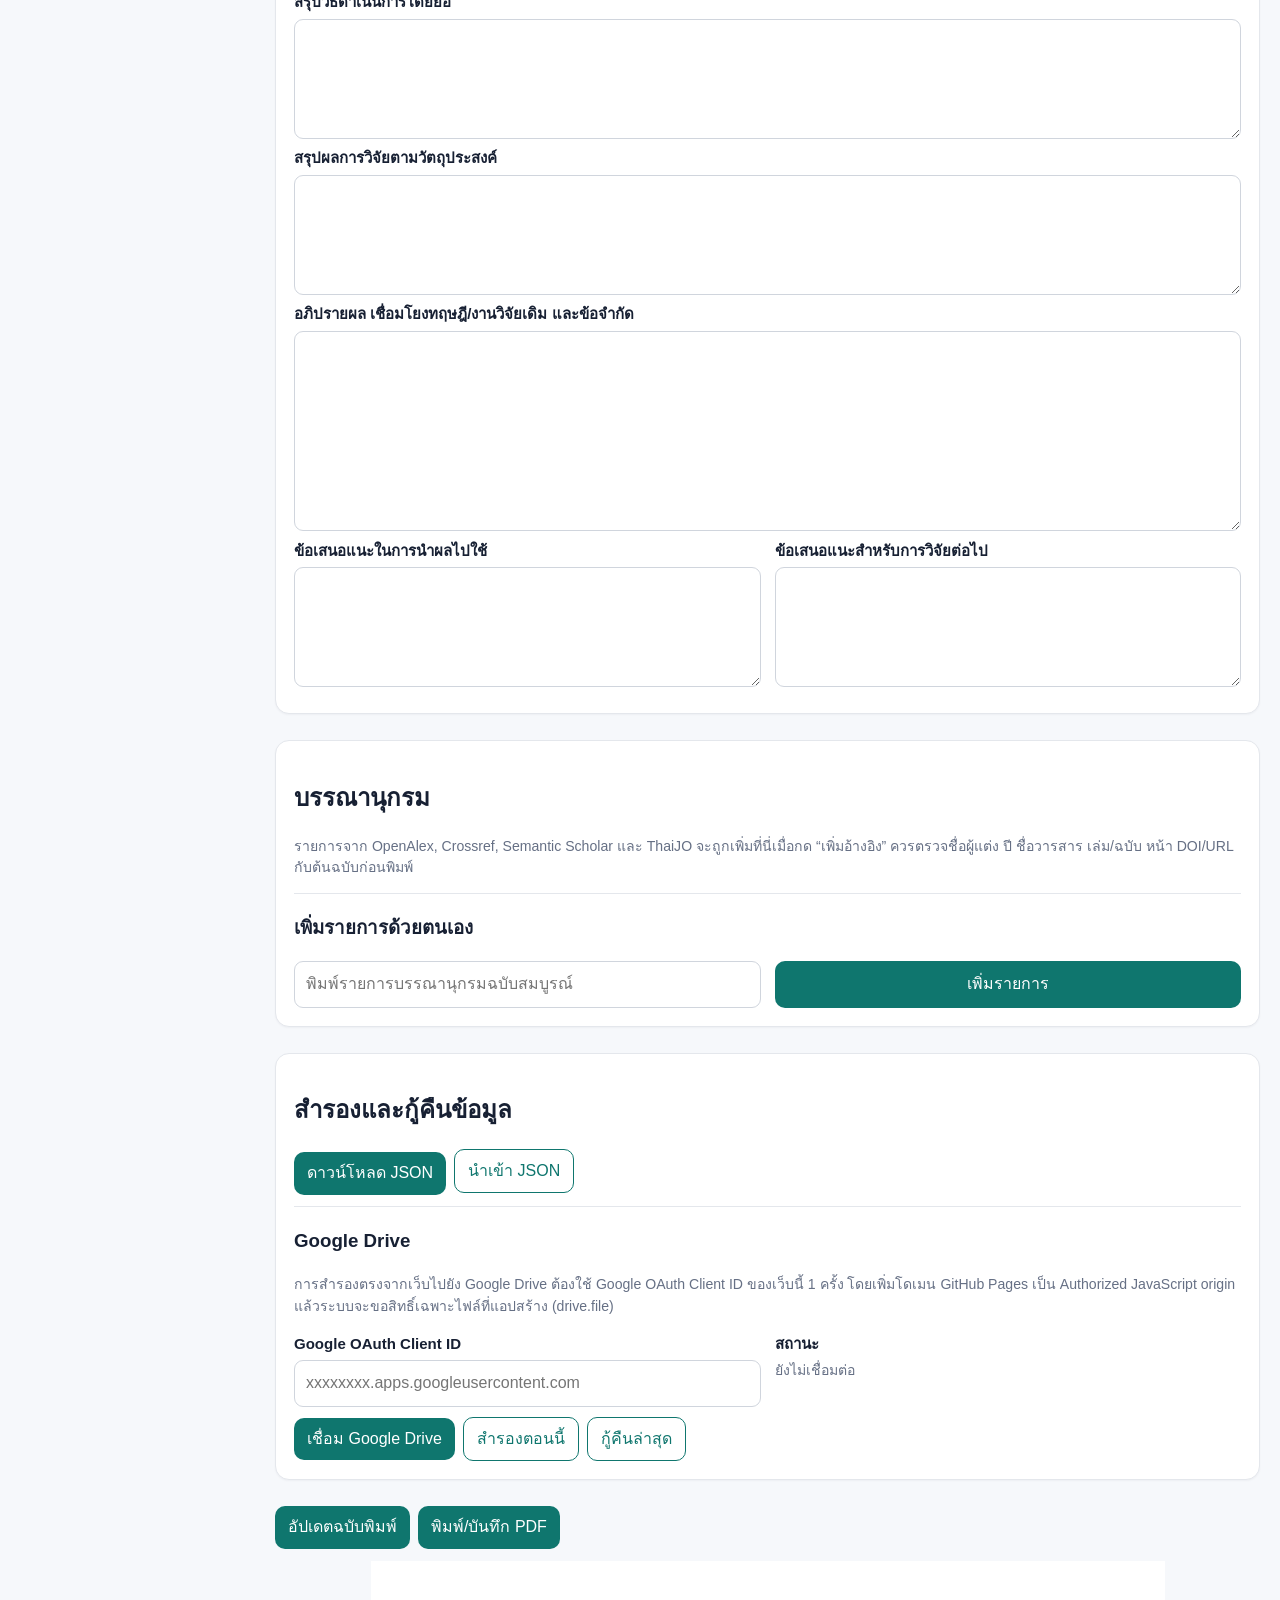
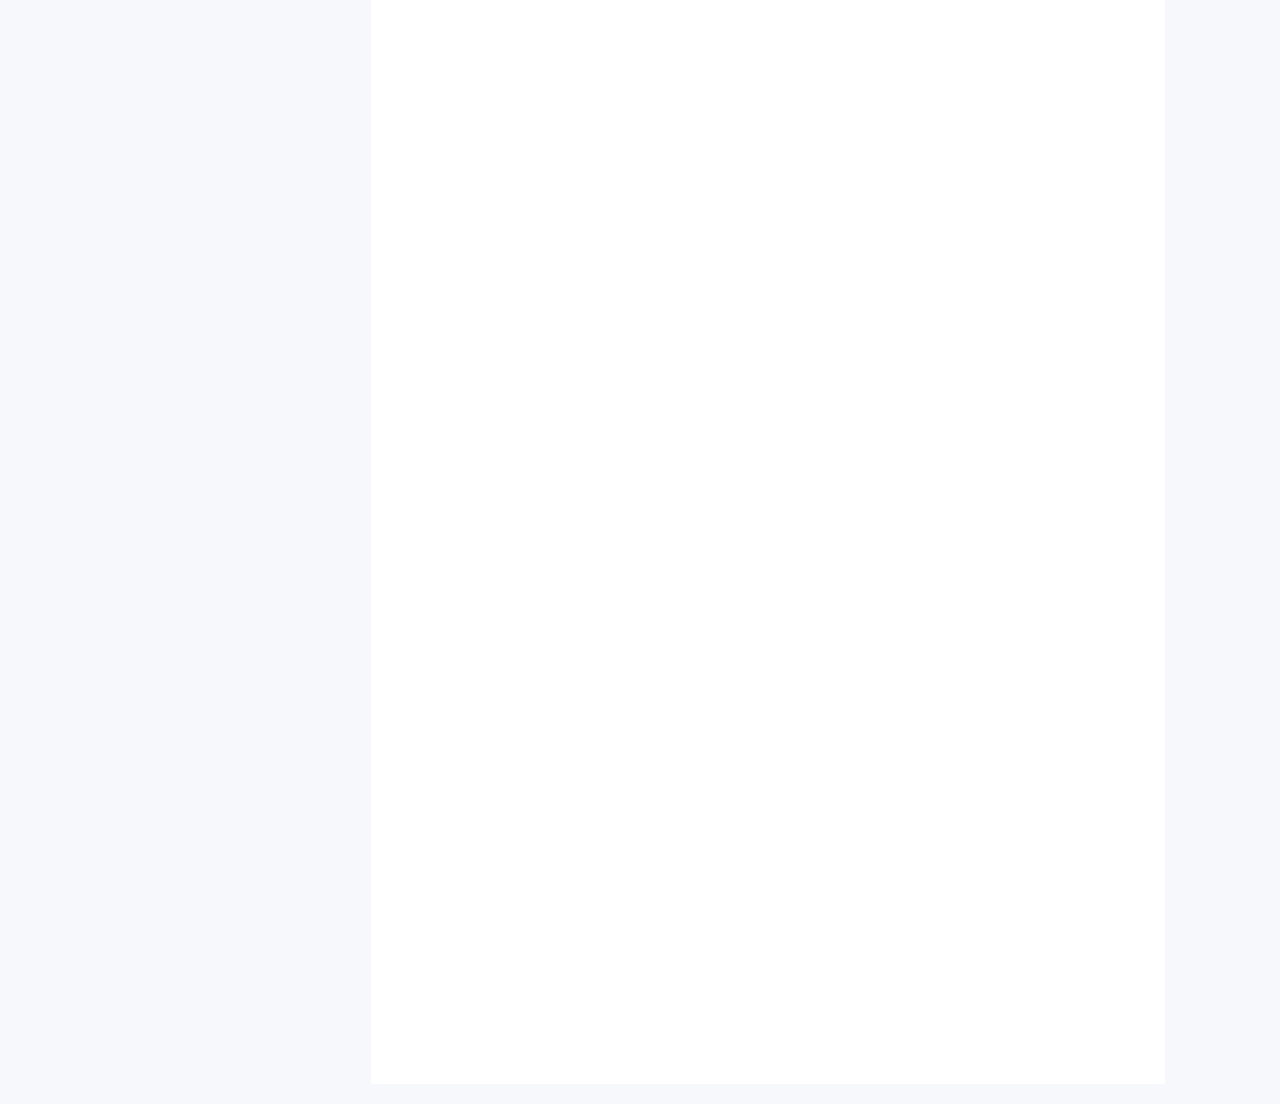
<file: research/index.html>
<!doctype html>
<html lang="th">
<head>
<meta charset="utf-8"/>
<meta name="viewport" content="width=device-width,initial-scale=1"/>
<meta name="theme-color" content="#0f766e"/>
<title>ระบบช่วยจัดทำวิจัยในชั้นเรียน</title>

<style>
:root{--bg:#f6f8fb;--card:#fff;--ink:#172033;--muted:#667085;--pri:#0f766e;--pri2:#115e59;--line:#e4e7ec;--warn:#a15c00;--good:#067647;--bad:#b42318}
*{box-sizing:border-box}body{margin:0;font-family:"Noto Sans Thai",Tahoma,Arial,sans-serif;background:var(--bg);color:var(--ink);line-height:1.55}
header{position:sticky;top:0;z-index:9;background:#fff;border-bottom:1px solid var(--line);padding:12px 18px;display:flex;gap:12px;align-items:center;justify-content:space-between}
.brand{font-weight:800}.brand small{display:block;color:var(--muted);font-weight:500}
button,.btn{border:0;border-radius:10px;padding:9px 13px;cursor:pointer;font:inherit;background:var(--pri);color:#fff;text-decoration:none;display:inline-block}
button.secondary,.btn.secondary{background:#fff;color:var(--pri);border:1px solid var(--pri)}button.gray{background:#475467}button.danger{background:#b42318}
.layout{display:grid;grid-template-columns:255px 1fr;min-height:calc(100vh - 66px)}
nav{background:#fff;border-right:1px solid var(--line);padding:14px;position:sticky;top:66px;height:calc(100vh - 66px);overflow:auto}
nav .navlink{display:block;width:100%;text-align:left;background:transparent;color:#344054;padding:10px;border-radius:9px;margin:2px 0;text-decoration:none}
nav .navlink:hover,nav .navlink:focus{background:#ecfdf3;color:#067647;font-weight:700}
main{padding:20px;max-width:1200px;width:100%;margin:auto}.view{display:block;scroll-margin-top:82px}.view+ .view{margin-top:26px}
.card{background:var(--card);border:1px solid var(--line);border-radius:14px;padding:18px;margin-bottom:16px;box-shadow:0 1px 2px rgba(16,24,40,.04)}
.grid{display:grid;grid-template-columns:repeat(2,minmax(0,1fr));gap:14px}.grid3{display:grid;grid-template-columns:repeat(3,minmax(0,1fr));gap:14px}
label{font-weight:700;font-size:.94rem;display:block;margin-bottom:5px}input,textarea,select{width:100%;padding:10px 11px;border:1px solid #d0d5dd;border-radius:9px;background:#fff;font:inherit;color:var(--ink)}textarea{min-height:120px;resize:vertical}
.help{color:var(--muted);font-size:.88rem}.note{padding:10px 12px;border-radius:9px;background:#fffaeb;color:#7a2e0e;margin:10px 0}.good{color:var(--good)}.bad{color:var(--bad)}
.progress{height:10px;background:#eaecf0;border-radius:99px;overflow:hidden}.progress span{display:block;height:100%;background:var(--pri)}
.kpi{font-size:1.7rem;font-weight:800}.small{font-size:.86rem;color:var(--muted)}
.ref{border:1px solid var(--line);border-radius:10px;padding:12px;margin:8px 0}.ref h4{margin:0 0 4px}.ref .meta{font-size:.86rem;color:var(--muted)}
.row{display:flex;gap:8px;flex-wrap:wrap;align-items:center}.right{margin-left:auto}.pill{display:inline-block;border:1px solid var(--line);padding:3px 8px;border-radius:999px;font-size:.78rem;background:#fff}
.report{background:#fff;color:#000;max-width:794px;margin:0 auto;padding:28mm 22mm;min-height:1123px}.report h1,.report h2{text-align:center}.report h3{margin-top:1.3em}.report p{text-align:justify;text-indent:2.5em;white-space:pre-wrap}.report .cover{min-height:900px;display:flex;flex-direction:column;justify-content:center;text-align:center}.report .cover p{text-indent:0;text-align:center}
hr{border:0;border-top:1px solid var(--line)}
.auth-screen{position:fixed;inset:0;z-index:999;background:linear-gradient(135deg,#ecfdf3,#f8fafc);display:flex;align-items:center;justify-content:center;padding:18px}
.auth-box{width:min(460px,100%);background:#fff;border:1px solid var(--line);border-radius:18px;padding:24px;box-shadow:0 20px 55px rgba(16,24,40,.14)}
.auth-box h1{margin:0 0 6px;font-size:1.45rem}.auth-box p{color:var(--muted);margin-top:0}
.auth-tabs{display:flex;gap:8px;margin:16px 0}.auth-tabs button{flex:1}.auth-tabs .secondary{background:#fff}
.auth-screen.hidden{display:none}.user-chip{display:flex;align-items:center;gap:8px;padding:7px 10px;border:1px solid var(--line);border-radius:999px;background:#fff;font-size:.88rem}
.user-avatar{width:28px;height:28px;border-radius:50%;display:grid;place-items:center;background:#ecfdf3;color:#067647;font-weight:800}
@media(max-width:850px){.layout{grid-template-columns:1fr}nav{position:relative;top:0;height:auto;border-right:0;border-bottom:1px solid var(--line);display:flex;overflow:auto;gap:4px}nav .navlink{min-width:max-content}.grid,.grid3{grid-template-columns:1fr}header{position:relative}.report{padding:16mm 12mm}}
@media print{header,nav,.no-print{display:none!important}.layout{display:block}.view{display:none!important}#printView{display:block!important}main{padding:0;max-width:none}.report{box-shadow:none;max-width:none;padding:20mm 22mm}.pagebreak{break-before:page}}
</style>
</head>
<body>
<header>
  <div class="brand">ระบบช่วยจัดทำวิจัยในชั้นเรียน <span class="pill">รุ่นแก้ไข 29-09-2569</span><small>โครงสร้าง A-P-A-O-R และรายงานฉบับเต็ม 5 บท</small></div>
  <div class="row"><div id="userChip" class="user-chip" style="display:none"><span id="userAvatar" class="user-avatar">U</span><span id="userLabel"></span></div><button class="secondary" onclick="saveAll()">บันทึก</button><button onclick="openPrint()">พิมพ์/บันทึก PDF</button></div>
</header>
<div class="layout">
<nav id="nav">
  <a class="navlink" href="#dashboard">ภาพรวม</a>
  <a class="navlink" href="#setup">ข้อมูลโครงการ</a>
  <a class="navlink" href="#analyze">1 วิเคราะห์ปัญหา</a>
  <a class="navlink" href="#plan">2 วางแผนแก้ปัญหา</a>
  <a class="navlink" href="#chapter1">บทที่ 1 บทนำ</a>
  <a class="navlink" href="#chapter2">บทที่ 2 เอกสาร/งานวิจัย</a>
  <a class="navlink" href="#chapter3">บทที่ 3 วิธีดำเนินการ</a>
  <a class="navlink" href="#chapter4">บทที่ 4 ผลการวิจัย</a>
  <a class="navlink" href="#chapter5">บทที่ 5 สรุป/อภิปราย</a>
  <a class="navlink" href="#references">บรรณานุกรม</a>
  <a class="navlink" href="#backup">สำรองข้อมูล</a>
  <a class="navlink" href="#printView">ตรวจฉบับพิมพ์</a>
</nav>
<main>
<section id="dashboard" class="view active">
  <div class="card"><h2>ภาพรวมงานวิจัย</h2><div class="progress"><span id="progBar" style="width:0%"></span></div><p><b id="progTxt">0%</b> ของช่องข้อมูลหลักที่กรอกแล้ว</p></div>
  <div class="grid3">
    <div class="card"><div class="small">งานอ้างอิงที่บันทึก</div><div class="kpi" id="refCount">0</div></div>
    <div class="card"><div class="small">สถานะบทที่ 1–5</div><div class="kpi" id="chapterCount">0/5</div></div>
    <div class="card"><div class="small">บันทึกล่าสุด</div><div class="kpi" style="font-size:1rem" id="lastSaved">ยังไม่บันทึก</div></div>
  </div>
  <div class="card"><h3>ลำดับงานตามคู่มือ</h3><p>ระบบจัดขั้นตอนเป็น 4 ระยะ: วิเคราะห์ปัญหา (Analysing) → กำหนดวิธีแก้ปัญหา (Planning) → ดำเนินการและสังเกตผล (Acting and Observing) → สรุปผลและเขียนรายงาน (Reflecting) จากนั้นจัดรายงานฉบับเต็มเป็นส่วนนำ บทที่ 1–5 และส่วนอ้างอิง</p></div>
</section>

<section id="setup" class="view">
<div class="card"><h2>ข้อมูลโครงการวิจัย</h2>
<div class="grid">
<div><label>ชื่อเรื่องวิจัย</label><textarea data-k="title"></textarea></div>
<div><label>ผู้วิจัย</label><input data-k="researcher"/></div>
<div><label>หน่วยงาน/โรงเรียน</label><input data-k="organization"/></div>
<div><label>ปีการศึกษา</label><input data-k="academicYear"/></div>
<div><label>รายวิชา/ชั้นเรียน</label><input data-k="classInfo"/></div>
<div><label>กลุ่มเป้าหมายโดยย่อ</label><input data-k="targetBrief"/></div>
</div></div>
</section>

<section id="analyze" class="view">
<div class="card"><h2>ขั้นที่ 1 วิเคราะห์ปัญหาการเรียนการสอน</h2>
<p class="help">พิจารณาผลผลิตของผู้เรียน แล้วแยกสาเหตุจากปัจจัย (Input) และกระบวนการ (Process) เพื่อเลือกปัญหาที่ครูสามารถแก้ไขได้</p>
<div class="grid">
<div><label>สภาพปัญหาที่พบ/หลักฐานเชิงประจักษ์</label><textarea data-k="problemEvidence"></textarea></div>
<div><label>ผลผลิตที่ไม่เป็นไปตามเป้าหมาย</label><textarea data-k="productGap"></textarea></div>
<div><label>สาเหตุจากปัจจัย (Input)</label><textarea data-k="inputCauses"></textarea></div>
<div><label>สาเหตุจากกระบวนการ (Process)</label><textarea data-k="processCauses"></textarea></div>
</div>
<label>ปัญหาวิจัยที่เลือกแก้</label><textarea data-k="selectedProblem"></textarea>
</div>
</section>

<section id="plan" class="view">
<div class="card"><h2>ขั้นที่ 2 กำหนดวิธีแก้ปัญหา/แนวทางแก้ไข</h2>
<div class="grid">
<div><label>สาเหตุหลักที่เลือก 1 สาเหตุ</label><textarea data-k="chosenCause"></textarea></div>
<div><label>วิธีแก้ปัญหา/นวัตกรรม</label><textarea data-k="intervention"></textarea></div>
<div><label>ศึกษาเรื่อง/ปัญหาอะไร</label><input data-k="studyWhat"/></div>
<div><label>ศึกษากับใคร</label><input data-k="studyWho"/></div>
<div><label>ศึกษาอย่างไร</label><input data-k="studyHow"/></div>
<div><label>ชื่อเรื่องที่สังเคราะห์ได้</label><textarea data-k="draftTitle"></textarea></div>
</div></div>
</section>

<section id="chapter1" class="view">
<div class="card"><h2>บทที่ 1 บทนำ</h2>
<label>1. ความเป็นมาและความสำคัญของปัญหา</label><textarea data-k="ch1Background"></textarea>
<div class="grid">
<div><label>2. วัตถุประสงค์การวิจัย</label><textarea data-k="objectives"></textarea></div>
<div><label>3. สมมติฐาน (ถ้ามี)</label><textarea data-k="hypotheses"></textarea></div>
<div><label>4. ข้อตกลงเบื้องต้น</label><textarea data-k="assumptions"></textarea></div>
<div><label>5. ขอบเขตการวิจัย</label><textarea data-k="scope"></textarea></div>
<div><label>6. นิยามศัพท์เฉพาะ</label><textarea data-k="definitions"></textarea></div>
<div><label>7. ประโยชน์ที่คาดว่าจะได้รับ</label><textarea data-k="benefits"></textarea></div>
</div></div>
</section>

<section id="chapter2" class="view">
<div class="card"><h2>บทที่ 2 เอกสารและงานวิจัยที่เกี่ยวข้อง</h2>
<div class="grid">
<div><label>คำค้น / หัวข้อวิจัย</label><input id="searchQ" placeholder="เช่น Active Learning การอ่านออกเขียนได้"/></div>
<div><label>จำนวนผลลัพธ์ต่อฐาน</label><select id="resultLimit"><option>10</option><option selected>20</option><option>30</option></select></div>
</div>
<div class="row" style="margin-top:10px">
<button onclick="searchAllSources()">ค้นพร้อมกัน</button>
<button class="secondary" onclick="searchOpenAlex()">OpenAlex</button>
<button class="secondary" onclick="searchCrossref()">Crossref</button>
<button class="secondary" onclick="searchSemanticScholar()">Semantic Scholar</button>
<button class="secondary" onclick="searchThaiJo()">ThaiJO</button>
<span id="searchStatus" class="help"></span>
</div>
<div class="note">ฐานข้อมูลที่ค้นอัตโนมัติในแอปใช้ API/metadata ที่เปิดให้เรียกจากเว็บได้ ได้แก่ OpenAlex, Crossref, Semantic Scholar และ ThaiJO OAI-PMH ส่วน Google Scholar, Scopus และ Web of Science ไม่มี public browser API แบบเดียวกัน จึงเปิดเป็นลิงก์ค้นโดยตรงและให้ผู้ใช้ตรวจสอบต้นฉบับก่อนเพิ่มอ้างอิง</div>
<div class="row">
<a id="gsLink" class="btn secondary" href="https://scholar.google.com/" target="_blank" rel="noopener">Google Scholar</a>
<a id="scopusLink" class="btn secondary" href="https://www.scopus.com/" target="_blank" rel="noopener">Scopus</a>
<a id="wosLink" class="btn secondary" href="https://www.webofscience.com/" target="_blank" rel="noopener">Web of Science</a>
<a id="thaiJoLink" class="btn secondary" href="https://www.tci-thaijo.org/" target="_blank" rel="noopener">ThaiJO</a>
</div>
<div id="searchResults"></div>
</div>
<div class="card">
<label>หัวข้อทฤษฎี/แนวคิดหลักที่ต้องทบทวน</label><textarea data-k="ch2Framework"></textarea>
<label>สังเคราะห์เอกสารและงานวิจัยที่เกี่ยวข้อง</label><textarea data-k="ch2Synthesis" style="min-height:220px"></textarea>
<label>ช่องว่างจากงานเดิมที่งานวิจัยนี้จะเติมเต็ม</label><textarea data-k="researchGap"></textarea>
</div>
</section>

<section id="chapter3" class="view">
<div class="card"><h2>บทที่ 3 วิธีดำเนินการวิจัย</h2>
<div class="grid">
<div><label>1. ประชากร/กลุ่มตัวอย่าง</label><textarea data-k="population"></textarea></div>
<div><label>วิธีเลือกกลุ่มตัวอย่าง</label><textarea data-k="sampling"></textarea></div>
<div><label>2. เครื่องมือแก้ปัญหา/นวัตกรรม</label><textarea data-k="instrumentIntervention"></textarea></div>
<div><label>2. เครื่องมือเก็บรวบรวมข้อมูล</label><textarea data-k="instrumentData"></textarea></div>
<div><label>3. ขั้นตอนสร้างและตรวจคุณภาพเครื่องมือ</label><textarea data-k="instrumentQuality"></textarea></div>
<div><label>4. วิธีเก็บรวบรวมข้อมูล</label><textarea data-k="dataCollection"></textarea></div>
<div><label>5. สถิติ/วิธีวิเคราะห์ข้อมูล</label><textarea data-k="analysisPlan"></textarea></div>
<div><label>ตารางเวลาปฏิบัติการวิจัย</label><textarea data-k="timeline"></textarea></div>
</div>
</div>
<div class="card"><h3>ตัวช่วยตรวจคุณภาพเครื่องมือ</h3><p class="help">ระบบช่วยคำนวณและเตือนค่าที่ใช้บ่อย แต่ไม่มี “ค่ามาตรฐานเดียว” ที่ใช้ได้กับทุกเครื่องมือ ควรเลือกดัชนีให้ตรงชนิดเครื่องมือ ออกแบบการตรวจคุณภาพล่วงหน้า และอ้างแหล่งวิธีวิจัยที่ตรวจสอบได้</p>
<div class="grid"><div><label>ชนิดเครื่องมือ</label><select data-k="instrumentType"><option>แบบทดสอบผลสัมฤทธิ์</option><option>แบบสอบถาม/มาตรประมาณค่า</option><option>แบบสังเกต</option><option>แบบสัมภาษณ์</option><option>แบบประเมินชิ้นงาน/รูบริก</option><option>นวัตกรรม/สื่อการเรียนรู้</option></select></div><div><label>หลักฐานคุณภาพที่ต้องรายงาน</label><textarea data-k="qualityEvidence" placeholder="เช่น ความตรงเชิงเนื้อหา ความเชื่อมั่น ค่าความยาก อำนาจจำแนก ความสอดคล้องระหว่างผู้ประเมิน..."></textarea></div></div>
<div class="grid3">
<div><label>IOC</label><input id="iocRatings" placeholder="-1,1,1,0,1"/><button style="margin-top:8px" onclick="calcIOC()">คำนวณ</button><div id="iocOut" class="help"></div></div>
<div><label>Cronbach's alpha</label><input id="alphaValue" type="number" step=".001" placeholder="0.82"/><button style="margin-top:8px" onclick="checkAlpha()">ตรวจค่า</button><div id="alphaOut" class="help"></div></div>
<div><label>ข้อสอบ: p / r</label><div class="row"><input id="pValue" type="number" step=".01" placeholder="p" style="width:45%"><input id="rValue" type="number" step=".01" placeholder="r" style="width:45%"></div><button style="margin-top:8px" onclick="checkItem()">ตรวจค่า</button><div id="itemOut" class="help"></div></div>
</div></div>
</section>

<section id="chapter4" class="view">
<div class="card"><h2>บทที่ 4 ผลการวิเคราะห์ข้อมูล</h2>
<label>ผลการวิเคราะห์ตามวัตถุประสงค์/สมมติฐาน</label><textarea data-k="resultsNarrative" style="min-height:220px"></textarea>
<label>ตาราง/แผนภูมิ/คำอธิบายประกอบ</label><textarea data-k="resultsTables"></textarea>
</div>
<div class="card"><h3>คำนวณสถิติพื้นฐานจากคะแนน</h3><div class="grid"><div><label>ก่อนเรียน (คั่นด้วย ,)</label><textarea id="preScores" placeholder="10,12,9,15"></textarea></div><div><label>หลังเรียน (คั่นด้วย ,)</label><textarea id="postScores" placeholder="15,16,13,18"></textarea></div></div><button onclick="calcStats()">คำนวณ</button><pre id="statsOut"></pre></div>
</section>

<section id="chapter5" class="view">
<div class="card"><h2>บทที่ 5 สรุป อภิปรายผล และข้อเสนอแนะ</h2>
<label>สรุปวิธีดำเนินการโดยย่อ</label><textarea data-k="ch5MethodSummary"></textarea>
<label>สรุปผลการวิจัยตามวัตถุประสงค์</label><textarea data-k="ch5Summary"></textarea>
<label>อภิปรายผล เชื่อมโยงทฤษฎี/งานวิจัยเดิม และข้อจำกัด</label><textarea data-k="discussion" style="min-height:200px"></textarea>
<div class="grid"><div><label>ข้อเสนอแนะในการนำผลไปใช้</label><textarea data-k="recommendUse"></textarea></div><div><label>ข้อเสนอแนะสำหรับการวิจัยต่อไป</label><textarea data-k="recommendFuture"></textarea></div></div>
</div>
</section>

<section id="references" class="view">
<div class="card"><h2>บรรณานุกรม</h2><p class="help">รายการจาก OpenAlex, Crossref, Semantic Scholar และ ThaiJO จะถูกเพิ่มที่นี่เมื่อกด “เพิ่มอ้างอิง” ควรตรวจชื่อผู้แต่ง ปี ชื่อวารสาร เล่ม/ฉบับ หน้า DOI/URL กับต้นฉบับก่อนพิมพ์</p>
<div id="refList"></div>
<hr><h3>เพิ่มรายการด้วยตนเอง</h3>
<div class="grid"><input id="manualRef" placeholder="พิมพ์รายการบรรณานุกรมฉบับสมบูรณ์"/><button onclick="addManualRef()">เพิ่มรายการ</button></div></div>
</section>

<section id="backup" class="view">
<div class="card"><h2>สำรองและกู้คืนข้อมูล</h2>
<div class="row"><button onclick="exportJson()">ดาวน์โหลด JSON</button><label class="btn secondary" style="font-weight:400">นำเข้า JSON<input id="importFile" type="file" accept=".json,application/json" style="display:none"></label></div>
<hr><h3>Google Drive</h3>
<p class="help">การสำรองตรงจากเว็บไปยัง Google Drive ต้องใช้ Google OAuth Client ID ของเว็บนี้ 1 ครั้ง โดยเพิ่มโดเมน GitHub Pages เป็น Authorized JavaScript origin แล้วระบบจะขอสิทธิ์เฉพาะไฟล์ที่แอปสร้าง (drive.file)</p>
<div class="grid"><div><label>Google OAuth Client ID</label><input id="googleClientId" placeholder="xxxxxxxx.apps.googleusercontent.com"></div><div><label>สถานะ</label><div id="driveStatus" class="help">ยังไม่เชื่อมต่อ</div></div></div>
<div class="row" style="margin-top:10px"><button onclick="connectDrive()">เชื่อม Google Drive</button><button class="secondary" onclick="backupDrive()">สำรองตอนนี้</button><button class="secondary" onclick="restoreDrive()">กู้คืนล่าสุด</button></div>
</div>
</section>

<section id="printView" class="view"><div class="no-print row" style="margin-bottom:12px"><button onclick="renderReport()">อัปเดตฉบับพิมพ์</button><button onclick="window.print()">พิมพ์/บันทึก PDF</button></div><article class="report" id="report"></article></section>
</main>
</div>
<script>
(function(){
'use strict';
var APP_NS='classroomResearchApp.v3';
var currentUser={name:'ผู้ใช้งาน',username:'default-user'};
var state={data:{},references:[],lastSaved:null,googleClientId:''};
var accessToken=null,tokenClient=null,lastSearch=[];

function q(s){return document.querySelector(s)}
function qa(s){return Array.prototype.slice.call(document.querySelectorAll(s))}
function dataKey(){return APP_NS+'.data.'+currentUser.username}
function esc(s){return String(s==null?'':s).replace(/[&<>"']/g,function(m){return {'&':'&amp;','<':'&lt;','>':'&gt;','"':'&quot;',"'":'&#039;'}[m]})}
function safeStore(k,v){try{localStorage.setItem(k,v)}catch(e){}}
function safeRead(k){try{return localStorage.getItem(k)}catch(e){return null}}

function showAppUser(){
  var chip=q('#userChip'),label=q('#userLabel'),av=q('#userAvatar');
  if(chip)chip.style.display='flex';
  if(label)label.textContent=currentUser.name+' ('+currentUser.username+')';
  if(av)av.textContent=(currentUser.name||'U').charAt(0).to<script src="app-v3.js?v=20260929-3"></script>
</file>
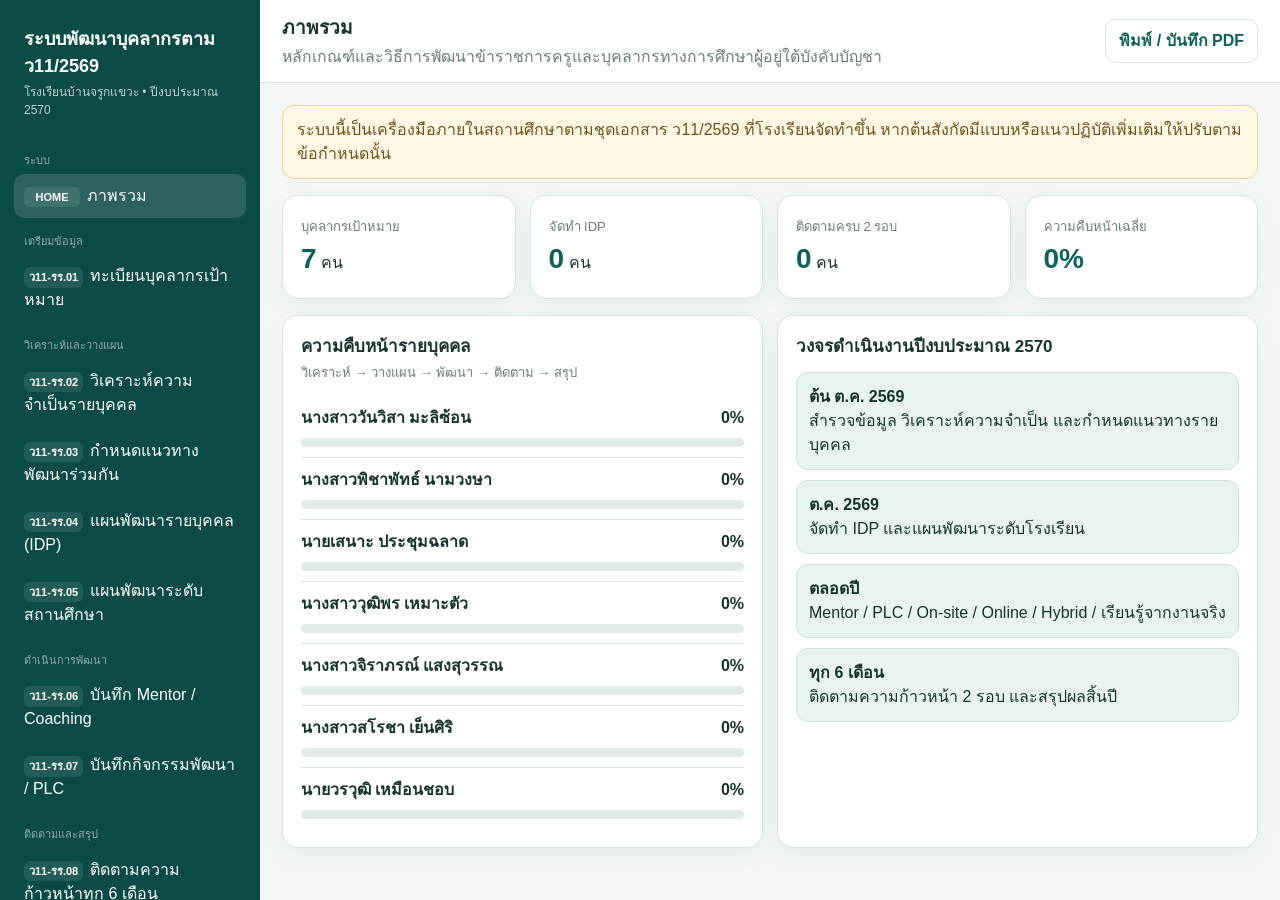
<file: w11/index.html>
<!doctype html>
<html lang="th">
<head>
<meta charset="utf-8">
<meta name="viewport" content="width=device-width,initial-scale=1">
<meta name="theme-color" content="#0e6159">
<title>ระบบ ว11/2569 | โรงเรียนบ้านจรูกแขวะ</title>
<style>
:root{--g:#0e6159;--g2:#14786e;--bg:#f2f7f6;--bd:#d7e4e1;--tx:#17332f;--mu:#6b7d79;--red:#a83d3d}
*{box-sizing:border-box}body{margin:0;font-family:"Noto Sans Thai","Leelawadee UI",Tahoma,sans-serif;background:var(--bg);color:var(--tx);line-height:1.5}
button,input,select,textarea{font:inherit}.app{display:grid;grid-template-columns:260px 1fr;min-height:100vh}
aside{background:#0b4b46;color:white;padding:18px 14px;position:sticky;top:0;height:100vh;overflow:auto}.brand{padding:8px 10px 18px;font-weight:800;font-size:18px}.brand small{display:block;font-size:12px;font-weight:400;opacity:.75;margin-top:3px}
.grp{font-size:11px;opacity:.55;margin:15px 10px 5px}.nav{display:block;width:100%;border:0;background:transparent;color:#fff;text-align:left;padding:10px;border-radius:10px;margin:2px 0}.nav:hover,.nav.on{background:#ffffff22}.nav b{display:inline-block;min-width:56px;font-size:11px;background:#ffffff18;padding:2px 5px;border-radius:6px;text-align:center;margin-right:7px}
main{min-width:0}.top{position:sticky;top:0;z-index:5;background:#fffffff2;border-bottom:1px solid var(--bd);padding:14px 22px;display:flex;align-items:center;gap:12px}.top h1{font-size:19px;margin:0;flex:1}.top small{display:block;color:var(--mu);font-weight:400;margin-top:2px}
.wrap{max-width:1450px;margin:auto;padding:22px}.card{background:#fff;border:1px solid var(--bd);border-radius:16px;padding:18px;margin-bottom:16px;box-shadow:0 8px 24px #183b350c}.card h2{font-size:17px;margin:0 0 3px}.muted{color:var(--mu);font-size:13px}.head{display:flex;gap:10px;align-items:center;margin-bottom:14px}.head>div{flex:1}
.btn{border:0;border-radius:10px;background:var(--g);color:white;padding:9px 13px;font-weight:700;cursor:pointer}.btn.alt{background:white;color:var(--g);border:1px solid var(--bd)}.btn.red{background:var(--red)}.btn.sm{padding:5px 8px;font-size:12px}
.grid{display:grid;gap:14px}.g4{grid-template-columns:repeat(4,1fr)}.g3{grid-template-columns:repeat(3,1fr)}.g2{grid-template-columns:repeat(2,1fr)}
.metric strong{font-size:28px;color:var(--g)}.field{display:grid;gap:5px}.field label{font-weight:700;font-size:13px}input,select,textarea{width:100%;padding:8px 9px;border:1px solid #c9d8d5;border-radius:9px;background:#fff}textarea{min-height:70px;resize:vertical}
.tbl{overflow:auto;border:1px solid var(--bd);border-radius:12px}table{width:100%;border-collapse:collapse;min-width:780px}th,td{border-bottom:1px solid var(--bd);padding:8px;vertical-align:top;text-align:left}th{background:#eef5f3;font-size:12px;color:#31534e}td textarea{min-width:130px;min-height:62px}td input,td select{min-width:110px}
.note{background:#fff7e6;border:1px solid #ecd59e;border-radius:12px;padding:12px 14px;margin-bottom:16px;color:#6d521d}.soft{background:#e9f4f2;border:1px solid #cde2de;border-radius:12px;padding:12px}
.personbar{display:flex;gap:9px;align-items:center;flex-wrap:wrap}.personbar select{max-width:430px}.checks{display:flex;gap:12px;flex-wrap:wrap}.checks label{font-weight:400}.checks input{width:auto;accent-color:var(--g)}
.progress{height:9px;background:#e1ebe9;border-radius:99px;overflow:hidden}.progress span{display:block;height:100%;background:var(--g2)}.pcard{display:grid;gap:8px;border-bottom:1px solid var(--bd);padding:10px 0}.pcard:last-child{border:0}.phead{display:flex;justify-content:space-between;gap:12px}
.attach{margin-top:14px;border:1px dashed #b5cbc7;border-radius:11px;padding:10px;display:flex;align-items:center;gap:9px;flex-wrap:wrap;background:#f7faf9}.attach span{color:var(--mu);font-size:12px}
dialog{border:0;border-radius:16px;width:min(780px,92vw);padding:0;box-shadow:0 30px 80px #0004}dialog::backdrop{background:#0006}.dh{display:flex;align-items:center;padding:14px 16px;border-bottom:1px solid var(--bd)}.dh h3{margin:0;flex:1}.db{padding:16px}.drop{display:block;text-align:center;border:2px dashed #bad0cc;border-radius:12px;padding:20px;cursor:pointer}.files{display:grid;gap:8px;margin-top:12px}.file{display:flex;gap:8px;align-items:center;border:1px solid var(--bd);border-radius:10px;padding:9px}.file>div{flex:1;min-width:0}.file b{display:block;white-space:nowrap;overflow:hidden;text-overflow:ellipsis}.toast{position:fixed;right:20px;bottom:20px;background:#163f3a;color:#fff;padding:9px 13px;border-radius:9px;opacity:0;transform:translateY(10px);transition:.2s}.toast.on{opacity:1;transform:none}
.menu{display:none}.actions{display:flex;gap:7px;flex-wrap:wrap}.row2{display:grid;grid-template-columns:1fr 1fr;gap:12px}.sub{font-weight:800;margin:18px 0 8px}
@media(max-width:900px){.app{display:block}aside{position:fixed;left:-280px;width:260px;z-index:20;transition:.2s}aside.open{left:0}.menu{display:block}.wrap{padding:14px}.g4,.g3,.g2,.row2{grid-template-columns:1fr}.top{padding:12px 14px}}
@media print{aside,.top .actions,.menu,.attach{display:none!important}.app{display:block}.top{position:static;border:0;padding:0 0 10px}.wrap{padding:0}.card{box-shadow:none;break-inside:avoid}body{background:white}table{font-size:10pt;min-width:0}}
</style>
</head>
<body>
<div class="app">
<aside id="side"><div class="brand">ระบบพัฒนาบุคลากรตาม ว11/2569<small>โรงเรียนบ้านจรูกแขวะ • ปีงบประมาณ 2570</small></div><div id="nav"></div><div style="margin-top:18px"><button class="btn alt" id="backup" style="width:100%">สำรองข้อมูล</button><button class="btn alt" id="restore" style="width:100%;margin-top:7px">นำเข้าข้อมูล</button><input id="restoreFile" type="file" accept="application/json" hidden></div></aside>
<main><div class="top"><button class="btn alt menu" id="menu">☰</button><h1 id="title">ภาพรวม<small>หลักเกณฑ์และวิธีการพัฒนาข้าราชการครูและบุคลากรทางการศึกษาผู้อยู่ใต้บังคับบัญชา</small></h1><div class="actions"><button class="btn alt" id="print">พิมพ์ / บันทึก PDF</button></div></div><div class="wrap" id="content"></div></main>
</div>
<dialog id="fd"><div class="dh"><h3>ภาพและไฟล์ PDF</h3><button class="btn alt sm" id="fdx">ปิด</button></div><div class="db"><label class="drop">เลือกภาพ JPG/PNG/WebP หรือ PDF<input id="fi" type="file" accept="image/jpeg,image/png,image/webp,application/pdf" multiple hidden></label><div class="files" id="fl"></div></div></dialog>
<dialog id="pv"><div class="dh"><h3 id="pvt">ตัวอย่างไฟล์</h3><button class="btn alt sm" id="pvx">ปิด</button></div><div id="pvb" style="min-height:60vh;background:#eef3f2;display:grid;place-items:center"></div></dialog>
<div class="toast" id="toast"></div>
<script>
var KEY='w11_2569_charukkhawe_v2',DB='w11_2569_files_v2',STORE='files';
var names=['นางสาววันวิสา มะลิซ้อน','นางสาวพิชาพัทธ์ นามวงษา','นายเสนาะ ประชุมฉลาด','นางสาววุฒิพร เหมาะตัว','นางสาวจิราภรณ์ แสงสุวรรณ','นางสาวสโรชา เย็นศิริ','นายวรวุฒิ เหมือนชอบ'];
var mods=[
['home','HOME','ภาพรวม','ระบบ'],['roster','ว11-รร.01','ทะเบียนบุคลากรเป้าหมาย','เตรียมข้อมูล'],['analysis','ว11-รร.02','วิเคราะห์ความจำเป็นรายบุคคล','วิเคราะห์และวางแผน'],['direction','ว11-รร.03','กำหนดแนวทางพัฒนาร่วมกัน','วิเคราะห์และวางแผน'],['idp','ว11-รร.04','แผนพัฒนารายบุคคล (IDP)','วิเคราะห์และวางแผน'],['schoolplan','ว11-รร.05','แผนพัฒนาระดับสถานศึกษา','วิเคราะห์และวางแผน'],['mentor','ว11-รร.06','บันทึก Mentor / Coaching','ดำเนินการพัฒนา'],['activities','ว11-รร.07','บันทึกกิจกรรมพัฒนา / PLC','ดำเนินการพัฒนา'],['tracking','ว11-รร.08','ติดตามความก้าวหน้าทุก 6 เดือน','ติดตามและสรุป'],['summary','ว11-รร.09','สรุปผลรายบุคคลสิ้นปี','ติดตามและสรุป'],['schoolreport','ว11-รร.10','รายงานสรุประดับสถานศึกษา','ติดตามและสรุป'],['evidence','ว11-รร.11','บัญชีหลักฐานประกอบการพัฒนา','ติดตามและสรุป'],['check','CHECK','ตรวจสอบความครบถ้วนสิ้นปี','ตรวจสอบ']];
var source=['ผลการประเมินผลการปฏิบัติงาน','ผลการประเมินข้อตกลงในการพัฒนางาน (PA)','มาตรฐานตำแหน่ง/มาตรฐานวิชาชีพ','ความต้องการของสถานศึกษา/นโยบายต้นสังกัด','ความต้องการพัฒนาส่วนบุคคล','ข้อมูลอื่นที่เกี่ยวข้อง'];
var potential=['ความรู้และทักษะตามหน้าที่','การจัดการเรียนรู้/การปฏิบัติงาน','ดิจิทัลและการเปลี่ยนแปลงทางการศึกษา','วินัย คุณธรรม จริยธรรม จรรยาบรรณ','สมรรถนะ/ภาวะผู้นำ/การทำงานร่วมกัน'];
var scopes=['นโยบาย/แนวทางการพัฒนาของหน่วยงานการศึกษาหรือส่วนราชการ','สถาบันหลักของชาติ การปกครองในระบอบประชาธิปไตยอันมีพระมหากษัตริย์ทรงเป็นประมุข และประวัติศาสตร์ชาติไทย','หน้าที่ความรับผิดชอบ ลักษณะงาน ความรู้ ทักษะ และสมรรถนะตามมาตรฐานตำแหน่ง/วิชาชีพ','สภาพแวดล้อมและบริบทการศึกษาปัจจุบัน รวมถึงการเปลี่ยนแปลงทางวิชาการและเทคโนโลยีดิจิทัล','วินัย คุณธรรม จริยธรรม จรรยาบรรณวิชาชีพ เจตคติที่เหมาะสม และจิตสาธารณะ','ประเด็นอื่นตามความจำเป็นและบริบทของสถานศึกษา'];
var checklist=['มีการวิเคราะห์ความจำเป็นในการพัฒนาเป็นรายบุคคล โดยใช้ข้อมูลจากผลปฏิบัติงาน PA มาตรฐานตำแหน่ง ความต้องการของสถานศึกษาและความต้องการส่วนบุคคล','ผู้บังคับบัญชาและผู้รับการพัฒนาร่วมกันกำหนดประเด็น เป้าหมาย และรูปแบบการพัฒนา','มีแผนพัฒนารายบุคคลและแผนพัฒนาระดับสถานศึกษา ระบุเป้าหมาย/ตัวชี้วัดหรือผลที่คาดหวัง กิจกรรม ระยะเวลา และวิธีติดตาม','ผู้บังคับบัญชาทำหน้าที่ Mentor/ให้คำปรึกษา และมีหลักฐานสะท้อนผลการปฏิบัติงานจริง','มีการพัฒนาหลากหลายรูปแบบและมีการใช้ PLC ตามความเหมาะสม','มีการติดตามความก้าวหน้าและผลการพัฒนาทุก 6 เดือนตามรอบการประเมินผลการปฏิบัติงาน','มีหลักฐานการนำผลการพัฒนาไปใช้ในการปรับปรุงการปฏิบัติงาน และเชื่อมโยงกับการบริหารงานบุคคลอย่างเหมาะสม','สิ้นปีงบประมาณมีการสรุปผลรายบุคคลและระดับสถานศึกษา และจัดเตรียมรายงานต่อส่วนราชการ/สำนักงานเขตพื้นที่การศึกษา','นำผลสรุปไปใช้ทบทวนและกำหนดแผนพัฒนาปีงบประมาณถัดไป'];
var activities=['เรียนรู้จากการปฏิบัติงานจริง','Mentor/Coaching','PLC','On-site','Online','Hybrid','อบรม/ศึกษาดูงาน','อื่น ๆ'];
var tableCfg={
 idp:{n:4,c:[['topic','ประเด็น/สมรรถนะที่จะพัฒนา','ta'],['target','เป้าหมาย/ตัวชี้วัดหรือผลที่คาดหวัง','ta'],['activity','กิจกรรม/รูปแบบการพัฒนา','ta'],['period','ช่วงเวลา','in'],['evidence','วิธีติดตาม/หลักฐาน','ta']]},
 schoolplan:{n:5,c:[['group','กลุ่มเป้าหมาย/ผู้รับการพัฒนา','in'],['topic','ประเด็นพัฒนา','ta'],['target','เป้าหมาย/ตัวชี้วัด','ta'],['activity','กิจกรรม/รูปแบบ','ta'],['period','ช่วงเวลา','in'],['owner','ผู้รับผิดชอบ','in'],['budget','งบประมาณ/ทรัพยากร','in'],['evidence','วิธีติดตาม/หลักฐาน','ta']]},
 mentor:{n:5,c:[['date','วันที่','date'],['no','ครั้งที่','in'],['issue','ประเด็น/สถานการณ์ที่นำมาหารือ','ta'],['data','ข้อมูลจากการปฏิบัติงานจริง/ผลประเมิน','ta'],['advice','ข้อคิดเห็น/คำปรึกษา/ข้อเสนอแนะ','ta'],['reflect','การสะท้อนผลการปฏิบัติงาน','ta'],['next','แนวทางปรับปรุงครั้งถัดไป','ta'],['expected','ผลลัพธ์และหลักฐานที่จะติดตาม','ta'],['follow','นัดติดตามครั้งต่อไป','in'],['progress','สรุปความก้าวหน้าหลังติดตาม','ta']]},
 activities:{n:5,c:[['date','วันที่','date'],['topic','กิจกรรม/หัวข้อ','ta'],['type','รูปแบบ','in'],['duration','ระยะเวลา','in'],['learning','สิ่งที่เรียนรู้/นำไปใช้','ta'],['evidence','หลักฐาน','ta'],['verifier','ผู้รับรอง','in']]},
 tracking:{n:4,c:[['topic','ประเด็นตาม IDP','ta'],['target','เป้าหมาย/ตัวชี้วัด','ta'],['actual','ผลที่เกิดขึ้นจริง','ta'],['evidence','หลักฐานเชิงประจักษ์','ta'],['status','สถานะ','status']]},
 summary:{n:4,c:[['topic','ประเด็นพัฒนา','ta'],['result','ผลตามเป้าหมาย','ta'],['evidence','หลักฐาน','ta'],['impact','ผลต่อการปฏิบัติงาน/ผู้เรียน/หน่วยงาน','ta'],['next','ข้อเสนอเพื่อปีถัดไป','ta']]},
 schoolreport:{n:5,c:[['project','ประเด็น/โครงการพัฒนา','ta'],['group','กลุ่มเป้าหมาย','in'],['indicator','ผลตามตัวชี้วัด','ta'],['outcome','ผลลัพธ์ที่เกิดขึ้น','ta'],['evidence','หลักฐานสำคัญ','ta']]},
 evidence:{n:10,c:[['item','รายการหลักฐาน','ta'],['owner','เจ้าของหลักฐาน/ผู้เกี่ยวข้อง','in'],['date','วันเดือนปี','date'],['location','ที่เก็บ/ลิงก์/QR','ta'],['note','หมายเหตุ','ta']]}
};
function blank(n,c){var a=[];for(var i=0;i<n;i++){var o={};c.forEach(function(x){o[x[0]]=''});a.push(o)}return a}
function defaults(){return {people:names.map(function(n,i){return{id:'p'+(i+1),name:n,position:'ครู',level:'',work:''}}),data:{},tables:{schoolplan:blank(5,tableCfg.schoolplan.c),schoolreport:blank(5,tableCfg.schoolreport.c),evidence:blank(10,tableCfg.evidence.c)},check:Array(9).fill(false),checkNote:'',report:{mentor:'',uses:[],hr:'',problems:''}}}
var s;try{s=JSON.parse(localStorage.getItem(KEY))||defaults()}catch(e){s=defaults()}if(!s.data)s.data={};if(!s.tables)s.tables={};var mod='home',pid=s.people[0].id,round='1',att=null;
function E(x){return document.querySelector(x)}function A(x){return Array.prototype.slice.call(document.querySelectorAll(x))}
function esc(x){return String(x==null?'':x).replace(/[&<>"']/g,function(m){return{'&':'&amp;','<':'&lt;','>':'&gt;','"':'&quot;',"'":'&#39;'}[m]})}
function save(msg){localStorage.setItem(KEY,JSON.stringify(s));toast(msg||'บันทึกข้อมูลแล้ว')}function toast(t){var x=E('#toast');x.textContent=t;x.classList.add('on');clearTimeout(toast.t);toast.t=setTimeout(function(){x.classList.remove('on')},1800)}
function get(k,d){if(s.data[k]==null)s.data[k]=d;return s.data[k]}function scopeKey(m){return m+(m==='schoolplan'||m==='schoolreport'||m==='evidence'||m==='check'?'':':'+pid)+(m==='tracking'?':'+round:'')}
function any(o){if(o==null)return false;if(typeof o==='string')return o.trim().length>0;if(typeof o==='boolean')return o;if(Array.isArray(o))return o.some(any);if(typeof o==='object')return Object.values(o).some(any);return false}
function nav(){var h='',g='';mods.forEach(function(m){if(g!==m[3]){g=m[3];h+='<div class="grp">'+g+'</div>'}h+='<button class="nav '+(m[0]===mod?'on':'')+'" data-m="'+m[0]+'"><b>'+m[1]+'</b>'+m[2]+'</button>'});E('#nav').innerHTML=h;A('[data-m]').forEach(function(b){b.onclick=function(){mod=b.dataset.m;E('#side').classList.remove('open');render()}})}
function pbar(extra){return '<div class="card personbar"><b>บุคลากร</b><select id="ps">'+s.people.map(function(p){return '<option value="'+p.id+'" '+(p.id===pid?'selected':'')+'>'+esc(p.name)+'</option>'}).join('')+'</select>'+(extra||'')+'</div>'}
function bindP(fn){var x=E('#ps');if(x)x.onchange=function(){pid=x.value;fn()}}
function attachBar(){var k=scopeKey(mod);return '<div class="attach"><b>หลักฐานแนบ</b><span id="ac">กำลังตรวจสอบ...</span><button class="btn alt sm" data-att="'+esc(k)+'">แนบภาพ / PDF</button></div>'}
function setTitle(){var m=mods.find(function(x){return x[0]===mod});E('#title').childNodes[0].nodeValue=m[2]}
function inputCell(c,v,i){var k=c[0],typ=c[2],a=' data-k="'+k+'" data-i="'+i+'" ';if(typ==='ta')return '<textarea'+a+'>'+esc(v)+'</textarea>';if(typ==='date')return '<input type="date"'+a+' value="'+esc(v)+'">';if(typ==='status')return '<select'+a+'><option></option><option '+(v==='บรรลุ'?'selected':'')+'>บรรลุ</option><option '+(v==='กำลังดำเนินการ'?'selected':'')+'>กำลังดำเนินการ</option><option '+(v==='ต้องปรับ'?'selected':'')+'>ต้องปรับ</option></select>';return '<input'+a+' value="'+esc(v)+'">'}
function tableHtml(m,rows){var c=tableCfg[m].c;return '<div class="tbl"><table><thead><tr><th>ที่</th>'+c.map(function(x){return'<th>'+x[1]+'</th>'}).join('')+'</tr></thead><tbody id="tb">'+rows.map(function(r,i){return'<tr><td>'+(i+1)+'</td>'+c.map(function(x){return'<td>'+inputCell(x,r[x[0]],i)+'</td>'}).join('')+'</tr>'}).join('')+'</tbody></table></div>'}
function collectTable(){var rows=[],c=tableCfg[mod].c;A('#tb tr').forEach(function(tr,i){var o={};c.forEach(function(x){var el=tr.querySelector('[data-k="'+x[0]+'"]');o[x[0]]=el?el.value:''});rows.push(o)});return rows}
function tableRows(m){var k=scopeKey(m),rows=s.tables[k];if(!rows){rows=blank(tableCfg[m].n,tableCfg[m].c);s.tables[k]=rows}return rows}
function progress(p){var ids=['analysis:'+p.id,'direction:'+p.id,'idp:'+p.id,'mentor:'+p.id,'activities:'+p.id,'tracking:'+p.id+':1','tracking:'+p.id+':2','summary:'+p.id],n=0;ids.forEach(function(k){if(any(s.data[k])||any(s.tables[k]))n++});return Math.round(n/8*100)}
function home(){var idpc=s.people.filter(function(p){return any(s.tables['idp:'+p.id])}).length,t2=s.people.filter(function(p){return any(s.tables['tracking:'+p.id+':2'])}).length,av=Math.round(s.people.reduce(function(a,p){return a+progress(p)},0)/s.people.length);E('#content').innerHTML='<div class="note">ระบบนี้เป็นเครื่องมือภายในสถานศึกษาตามชุดเอกสาร ว11/2569 ที่โรงเรียนจัดทำขึ้น หากต้นสังกัดมีแบบหรือแนวปฏิบัติเพิ่มเติมให้ปรับตามข้อกำหนดนั้น</div><div class="grid g4"><div class="card metric"><span class="muted">บุคลากรเป้าหมาย</span><br><strong>'+s.people.length+'</strong> คน</div><div class="card metric"><span class="muted">จัดทำ IDP</span><br><strong>'+idpc+'</strong> คน</div><div class="card metric"><span class="muted">ติดตามครบ 2 รอบ</span><br><strong>'+t2+'</strong> คน</div><div class="card metric"><span class="muted">ความคืบหน้าเฉลี่ย</span><br><strong>'+av+'%</strong></div></div><div class="grid g2"><div class="card"><div class="head"><div><h2>ความคืบหน้ารายบุคคล</h2><div class="muted">วิเคราะห์ → วางแผน → พัฒนา → ติดตาม → สรุป</div></div></div>'+s.people.map(function(p){var x=progress(p);return'<div class="pcard"><div class="phead"><b>'+esc(p.name)+'</b><b>'+x+'%</b></div><div class="progress"><span style="width:'+x+'%"></span></div></div>'}).join('')+'</div><div class="card"><h2>วงจรดำเนินงานปีงบประมาณ 2570</h2><div class="soft" style="margin-top:12px"><b>ต้น ต.ค. 2569</b><br>สำรวจข้อมูล วิเคราะห์ความจำเป็น และกำหนดแนวทางรายบุคคล</div><div class="soft" style="margin-top:10px"><b>ต.ค. 2569</b><br>จัดทำ IDP และแผนพัฒนาระดับโรงเรียน</div><div class="soft" style="margin-top:10px"><b>ตลอดปี</b><br>Mentor / PLC / On-site / Online / Hybrid / เรียนรู้จากงานจริง</div><div class="soft" style="margin-top:10px"><b>ทุก 6 เดือน</b><br>ติดตามความก้าวหน้า 2 รอบ และสรุปผลสิ้นปี</div></div></div>'}
function roster(){E('#content').innerHTML='<div class="card"><div class="head"><div><h2>ว11-รร.01 ทะเบียนบุคลากรเป้าหมาย</h2><div class="muted">โรงเรียนบ้านจรูกแขวะ • ปีงบประมาณ พ.ศ. 2570</div></div><button class="btn" id="sv">บันทึก</button></div><div class="tbl"><table><thead><tr><th>ที่</th><th>ชื่อ-สกุล</th><th>ตำแหน่ง</th><th>วิทยฐานะ/ระดับ</th><th>กลุ่มสาระ/งานหลัก</th><th>สถานะ IDP</th></tr></thead><tbody>'+s.people.map(function(p,i){return'<tr data-p="'+p.id+'"><td>'+(i+1)+'</td><td><b>'+esc(p.name)+'</b></td><td><input data-f="position" value="'+esc(p.position)+'"></td><td><input data-f="level" value="'+esc(p.level)+'"></td><td><input data-f="work" value="'+esc(p.work)+'"></td><td>'+(any(s.tables['idp:'+p.id])?'จัดทำแล้ว':'อยู่ระหว่างดำเนินการ')+'</td></tr>'}).join('')+'</tbody></table></div>'+attachBar()+'</div>';E('#sv').onclick=function(){A('[data-p]').forEach(function(tr){var p=s.people.find(function(x){return x.id===tr.dataset.p});Array.prototype.slice.call(tr.querySelectorAll('[data-f]')).forEach(function(x){p[x.dataset.f]=x.value})});save();roster()};countAttach()}
function analysis(){var k='analysis:'+pid,r=get(k,{src:source.map(function(){return{finding:'',evidence:''}}),pot:potential.map(function(){return{strength:'',develop:'',urgency:'กลาง'}}),summary:'',p:['','','']});E('#content').innerHTML=pbar()+'<div class="card"><div class="head"><div><h2>ว11-รร.02 แบบวิเคราะห์ความจำเป็นในการพัฒนารายบุคคล</h2><div class="muted">'+esc(s.people.find(function(x){return x.id===pid}).name)+'</div></div><button class="btn" id="sv">บันทึก</button></div><div class="sub">1. แหล่งข้อมูลที่ใช้วิเคราะห์</div><div class="tbl"><table><thead><tr><th>แหล่งข้อมูล</th><th>ประเด็นสำคัญที่พบ</th><th>หลักฐาน/เอกสารอ้างอิง</th></tr></thead><tbody>'+source.map(function(x,i){return'<tr><td>'+x+'</td><td><textarea id="af'+i+'">'+esc(r.src[i].finding)+'</textarea></td><td><textarea id="ae'+i+'">'+esc(r.src[i].evidence)+'</textarea></td></tr>'}).join('')+'</tbody></table></div><div class="sub">2. วิเคราะห์ศักยภาพรายบุคคล</div><div class="tbl"><table><thead><tr><th>ด้าน</th><th>จุดแข็ง/ศักยภาพ</th><th>ประเด็นที่ควรพัฒนา</th><th>ความเร่งด่วน</th></tr></thead><tbody>'+potential.map(function(x,i){return'<tr><td>'+x+'</td><td><textarea id="as'+i+'">'+esc(r.pot[i].strength)+'</textarea></td><td><textarea id="ad'+i+'">'+esc(r.pot[i].develop)+'</textarea></td><td><select id="au'+i+'"><option '+(r.pot[i].urgency==='สูง'?'selected':'')+'>สูง</option><option '+(r.pot[i].urgency==='กลาง'?'selected':'')+'>กลาง</option><option '+(r.pot[i].urgency==='ต่ำ'?'selected':'')+'>ต่ำ</option></select></td></tr>'}).join('')+'</tbody></table></div><div class="sub">3. สรุปความจำเป็นในการพัฒนา</div><div class="field"><label>สรุปผล</label><textarea id="asm">'+esc(r.summary)+'</textarea></div><div class="grid g3" style="margin-top:10px">'+[0,1,2].map(function(i){return'<div class="field"><label>ประเด็นพัฒนาลำดับ '+(i+1)+'</label><input id="ap'+i+'" value="'+esc(r.p[i])+'"></div>'}).join('')+'</div>'+attachBar()+'</div>';bindP(analysis);E('#sv').onclick=function(){r.src=source.map(function(_,i){return{finding:E('#af'+i).value,evidence:E('#ae'+i).value}});r.pot=potential.map(function(_,i){return{strength:E('#as'+i).value,develop:E('#ad'+i).value,urgency:E('#au'+i).value}});r.summary=E('#asm').value;r.p=[0,1,2].map(function(i){return E('#ap'+i).value});s.data[k]=r;save()};countAttach()}
function direction(){var k='direction:'+pid,r=get(k,{rows:scopes.map(function(){return{choice:'พัฒนา',target:''}}),acts:[],result:'',follow:'',period:''});E('#content').innerHTML=pbar()+'<div class="card"><div class="head"><div><h2>ว11-รร.03 แบบกำหนดแนวทางพัฒนารายบุคคลร่วมกัน</h2></div><button class="btn" id="sv">บันทึก</button></div>'+scopes.map(function(x,i){return'<div class="soft" style="margin-bottom:9px"><b>'+(i+1)+') '+x+'</b><div class="row2" style="margin-top:8px"><select id="dc'+i+'"><option '+(r.rows[i].choice==='พัฒนา'?'selected':'')+'>พัฒนา</option><option '+(r.rows[i].choice==='ยังไม่ใช่ลำดับสำคัญ'?'selected':'')+'>ยังไม่ใช่ลำดับสำคัญ</option></select><input id="dt'+i+'" placeholder="เป้าหมาย/ประเด็นเฉพาะ" value="'+esc(r.rows[i].target)+'"></div></div>'}).join('')+'<div class="sub">รูปแบบ/กิจกรรมที่ตกลงร่วมกัน</div><div class="checks">'+activities.map(function(x){return'<label><input class="da" type="checkbox" value="'+esc(x)+'" '+(r.acts.indexOf(x)>=0?'checked':'')+'> '+x+'</label>'}).join('')+'</div><div class="grid g2" style="margin-top:12px"><div class="field" style="grid-column:1/-1"><label>ผลลัพธ์ที่คาดหวัง</label><textarea id="dr">'+esc(r.result)+'</textarea></div><div class="field"><label>วิธีติดตามผล</label><input id="df" value="'+esc(r.follow)+'"></div><div class="field"><label>ระยะเวลา</label><input id="dp" value="'+esc(r.period)+'"></div></div>'+attachBar()+'</div>';bindP(direction);E('#sv').onclick=function(){r.rows=scopes.map(function(_,i){return{choice:E('#dc'+i).value,target:E('#dt'+i).value}});r.acts=A('.da:checked').map(function(x){return x.value});r.result=E('#dr').value;r.follow=E('#df').value;r.period=E('#dp').value;s.data[k]=r;save()};countAttach()}
function genericTable(m,title,desc){var rows=tableRows(m),extra='';if(m==='tracking')extra='<b>รอบ</b><select id="rs" style="max-width:110px"><option value="1" '+(round==='1'?'selected':'')+'>รอบ 1</option><option value="2" '+(round==='2'?'selected':'')+'>รอบ 2</option></select>';var pb=(m==='schoolplan'||m==='schoolreport'||m==='evidence')?'':pbar(extra);E('#content').innerHTML=pb+'<div class="card"><div class="head"><div><h2>'+title+'</h2><div class="muted">'+(desc||'')+'</div></div><button class="btn" id="sv">บันทึก</button></div>'+tableHtml(m,rows)+extraFields(m)+attachBar()+'</div>';if(pb)bindP(function(){genericTable(m,title,desc)});if(m==='tracking'){E('#rs').onchange=function(){round=this.value;genericTable(m,title,desc)}}E('#sv').onclick=function(){s.tables[scopeKey(m)]=collectTable();collectExtra(m);save();genericTable(m,title,desc)};countAttach()}
function extraFields(m){var k=scopeKey(m),r=get('extra:'+k,{});if(m==='idp')return'<div class="sub">การสนับสนุนที่ต้องการจากสถานศึกษา</div><div class="checks">'+['เวลา/โอกาสในการพัฒนา','งบประมาณ','วัสดุ/สื่อ/เทคโนโลยี','พี่เลี้ยง/ผู้เชี่ยวชาญ','เครือข่าย/PLC','อื่น ๆ'].map(function(x){return'<label><input class="sup" type="checkbox" value="'+x+'" '+((r.sup||[]).indexOf(x)>=0?'checked':'')+'> '+x+'</label>'}).join('')+'</div><div class="field" style="margin-top:10px"><label>ภารกิจหลัก</label><textarea id="mission">'+esc(r.mission||'')+'</textarea></div><div class="field"><label>ความเชื่อมโยงกับการปฏิบัติงานและ PA</label><textarea id="palink">'+esc(r.palink||'')+'</textarea></div>';if(m==='tracking')return'<div class="grid g2" style="margin-top:12px"><div class="field"><label>ข้อค้นพบจากการติดตาม</label><textarea id="findings">'+esc(r.findings||'')+'</textarea></div><div class="field"><label>แนวทางปรับแผน/การสนับสนุนเพิ่มเติม</label><textarea id="adjust">'+esc(r.adjust||'')+'</textarea></div><div class="field" style="grid-column:1/-1"><label>การนำผลไปใช้ในการปฏิบัติงาน/PA/การมอบหมายภารกิจ</label><textarea id="apply">'+esc(r.apply||'')+'</textarea></div></div>';if(m==='summary')return'<div class="grid g2" style="margin-top:12px"><div class="field"><label>สรุปภาพรวม</label><select id="overall"><option></option><option '+(r.overall==='บรรลุเป้าหมายตามแผนเป็นส่วนใหญ่'?'selected':'')+'>บรรลุเป้าหมายตามแผนเป็นส่วนใหญ่</option><option '+(r.overall==='บรรลุบางส่วนและควรพัฒนาต่อ'?'selected':'')+'>บรรลุบางส่วนและควรพัฒนาต่อ</option><option '+(r.overall==='ต้องปรับแนวทาง/จัดการสนับสนุนเพิ่มเติม'?'selected':'')+'>ต้องปรับแนวทาง/จัดการสนับสนุนเพิ่มเติม</option></select></div><div class="field"><label>จุดเด่นจากการพัฒนา</label><textarea id="strength">'+esc(r.strength||'')+'</textarea></div><div class="field"><label>ประเด็นต่อเนื่องในปีถัดไป</label><textarea id="nexty">'+esc(r.nexty||'')+'</textarea></div><div class="field"><label>ข้อเสนอของผู้บังคับบัญชา</label><textarea id="mgr">'+esc(r.mgr||'')+'</textarea></div></div>';if(m==='schoolreport')return reportExtra();return''}
function collectExtra(m){var k=scopeKey(m),r={};if(m==='idp'){r.sup=A('.sup:checked').map(function(x){return x.value});r.mission=E('#mission').value;r.palink=E('#palink').value}else if(m==='tracking'){r.findings=E('#findings').value;r.adjust=E('#adjust').value;r.apply=E('#apply').value}else if(m==='summary'){r.overall=E('#overall').value;r.strength=E('#strength').value;r.nexty=E('#nexty').value;r.mgr=E('#mgr').value}else if(m==='schoolreport'){s.report.mentor=E('#rm').value;s.report.uses=A('.ru:checked').map(function(x){return x.value});s.report.hr=E('#rh').value;s.report.problems=E('#rp').value;return}s.data['extra:'+k]=r}
function reportExtra(){var idpc=s.people.filter(function(p){return any(s.tables['idp:'+p.id])}).length,t2=s.people.filter(function(p){return any(s.tables['tracking:'+p.id+':2'])}).length;return'<div class="grid g3" style="margin-top:12px"><div class="soft"><b>บุคลากรเป้าหมาย</b><br>'+s.people.length+' คน</div><div class="soft"><b>จัดทำ IDP</b><br>'+idpc+' คน ('+Math.round(idpc/s.people.length*100)+'%)</div><div class="soft"><b>ติดตามครบ 2 รอบ</b><br>'+t2+' คน ('+Math.round(t2/s.people.length*100)+'%)</div></div><div class="field" style="margin-top:12px"><label>ผลการทำหน้าที่ Mentor / PLC / การเรียนรู้จากงานจริง</label><textarea id="rm">'+esc(s.report.mentor||'')+'</textarea></div><div class="sub">การนำผลการพัฒนาไปใช้ในการบริหารงานบุคคล</div><div class="checks">'+['ประเมินผลการปฏิบัติงาน','พัฒนางานตาม PA','มอบหมายภารกิจ','วางแผนพัฒนารายบุคคลปีถัดไป','อื่น ๆ'].map(function(x){return'<label><input class="ru" type="checkbox" value="'+x+'" '+((s.report.uses||[]).indexOf(x)>=0?'checked':'')+'> '+x+'</label>'}).join('')+'</div><div class="field"><textarea id="rh">'+esc(s.report.hr||'')+'</textarea></div><div class="field"><label>ปัญหา อุปสรรค และข้อเสนอเพื่อปรับปรุงปีถัดไป</label><textarea id="rp">'+esc(s.report.problems||'')+'</textarea></div>'}
function checkPage(){var n=s.check.filter(Boolean).length;E('#content').innerHTML='<div class="grid g3"><div class="card metric"><span class="muted">ครบแล้ว</span><br><strong>'+n+'/9</strong></div><div class="card metric"><span class="muted">IDP</span><br><strong>'+s.people.filter(function(p){return any(s.tables['idp:'+p.id])}).length+'/'+s.people.length+'</strong></div><div class="card metric"><span class="muted">สรุปสิ้นปี</span><br><strong>'+s.people.filter(function(p){return any(s.tables['summary:'+p.id])}).length+'/'+s.people.length+'</strong></div></div><div class="card"><div class="head"><div><h2>แบบตรวจสอบความครบถ้วนก่อนสรุปรายงานสิ้นปี</h2></div><button class="btn" id="sv">บันทึก</button></div>'+checklist.map(function(x,i){return'<label class="soft" style="display:block;margin-bottom:8px"><input class="ci" data-i="'+i+'" type="checkbox" style="width:auto" '+(s.check[i]?'checked':'')+'> <b>'+(i+1)+'.</b> '+x+'</label>'}).join('')+'<div class="field"><label>หมายเหตุ</label><textarea id="cn">'+esc(s.checkNote||'')+'</textarea></div>'+attachBar()+'</div>';E('#sv').onclick=function(){s.check=checklist.map(function(_,i){return E('.ci[data-i="'+i+'"]').checked});s.checkNote=E('#cn').value;save();checkPage()};countAttach()}
function render(){nav();setTitle();if(mod==='home')home();else if(mod==='roster')roster();else if(mod==='analysis')analysis();else if(mod==='direction')direction();else if(mod==='idp')genericTable('idp','ว11-รร.04 แผนพัฒนารายบุคคล (IDP)','ปีงบประมาณ พ.ศ. 2570');else if(mod==='schoolplan')genericTable('schoolplan','ว11-รร.05 แผนพัฒนาข้าราชการครูและบุคลากรทางการศึกษา ระดับสถานศึกษา','สังเคราะห์จาก IDP รายบุคคลและบริบทของสถานศึกษา');else if(mod==='mentor')genericTable('mentor','ว11-รร.06 บันทึกการเป็นพี่เลี้ยง (Mentor / Coaching)','บันทึกได้หลายครั้งในปีงบประมาณ');else if(mod==='activities')genericTable('activities','ว11-รร.07 บันทึกกิจกรรมการพัฒนาและ PLC','งานจริง • Mentor • PLC • On-site • Online • Hybrid');else if(mod==='tracking')genericTable('tracking','ว11-รร.08 แบบติดตามความก้าวหน้าและผลการพัฒนา ทุก 6 เดือน','รอบที่ '+round);else if(mod==='summary')genericTable('summary','ว11-รร.09 แบบสรุปผลการพัฒนารายบุคคลสิ้นปี','ปีงบประมาณ พ.ศ. 2570');else if(mod==='schoolreport')genericTable('schoolreport','ว11-รร.10 รายงานสรุปผลการพัฒนาระดับสถานศึกษา','โรงเรียนบ้านจรูกแขวะ');else if(mod==='evidence')genericTable('evidence','ว11-รร.11 บัญชีหลักฐานประกอบการพัฒนา','ใช้ควบคู่กับเอกสารรายบุคคลและรายงานระดับสถานศึกษา');else checkPage()}
function odb(){return new Promise(function(ok,no){var r=indexedDB.open(DB,1);r.onupgradeneeded=function(){var st=r.result.createObjectStore(STORE,{keyPath:'id'});st.createIndex('scope','scope',{unique:false})};r.onsuccess=function(){ok(r.result)};r.onerror=function(){no(r.error)}})}
function put(f){return odb().then(function(db){return new Promise(function(ok,no){var tx=db.transaction(STORE,'readwrite');tx.objectStore(STORE).put(f);tx.oncomplete=ok;tx.onerror=function(){no(tx.error)}})})}
function list(k){return odb().then(function(db){return new Promise(function(ok,no){var r=db.transaction(STORE,'readonly').objectStore(STORE).index('scope').getAll(k);r.onsuccess=function(){ok(r.result)};r.onerror=function(){no(r.error)}})})}
function allFiles(){return odb().then(function(db){return new Promise(function(ok,no){var r=db.transaction(STORE,'readonly').objectStore(STORE).getAll();r.onsuccess=function(){ok(r.result)};r.onerror=function(){no(r.error)}})})}
function delFile(id){return odb().then(function(db){return new Promise(function(ok,no){var tx=db.transaction(STORE,'readwrite');tx.objectStore(STORE).delete(id);tx.oncomplete=ok;tx.onerror=function(){no(tx.error)}})})}
function clearFiles(){return odb().then(function(db){return new Promise(function(ok,no){var tx=db.transaction(STORE,'readwrite');tx.objectStore(STORE).clear();tx.oncomplete=ok;tx.onerror=function(){no(tx.error)}})})}
function openAtt(k){att=k;showFiles();E('#fd').showModal()}
function showFiles(){list(att).then(function(fs){E('#fl').innerHTML=fs.length?fs.map(function(f){return'<div class="file"><div><b>'+esc(f.name)+'</b><span class="muted">'+Math.round(f.size/1024)+' KB</span></div><button class="btn alt sm" data-open="'+f.id+'">เปิด</button><button class="btn red sm" data-del="'+f.id+'">ลบ</button></div>'}).join(''):'<div class="muted">ยังไม่มีไฟล์แนบ</div>';A('[data-open]').forEach(function(b){b.onclick=function(){preview(b.dataset.open)}});A('[data-del]').forEach(function(b){b.onclick=function(){delFile(b.dataset.del).then(function(){showFiles();countAttach();toast('ลบไฟล์แล้ว')})}})})}
function countAttach(){var x=E('#ac');if(!x)return;list(scopeKey(mod)).then(function(fs){x.textContent=fs.length+' ไฟล์'})}
function preview(id){allFiles().then(function(fs){var f=fs.find(function(x){return x.id===id});if(!f)return;var u=URL.createObjectURL(f.blob);E('#pvt').textContent=f.name;E('#pvb').innerHTML=f.type==='application/pdf'?'<iframe src="'+u+'" style="width:100%;height:72vh;border:0;background:white"></iframe>':'<img src="'+u+'" style="max-width:100%;max-height:72vh">';E('#pv').dataset.u=u;E('#pv').showModal()})}
function b64(blob){return new Promise(function(ok,no){var r=new FileReader();r.onload=function(){ok(r.result)};r.onerror=function(){no(r.error)};r.readAsDataURL(blob)})}
function unb64(x){var a=x.split(','),mime=(a[0].match(/data:(.*?);/)||[])[1]||'application/octet-stream',bin=atob(a[1]),u=new Uint8Array(bin.length);for(var i=0;i<bin.length;i++)u[i]=bin.charCodeAt(i);return new Blob([u],{type:mime})}
function backup(){allFiles().then(async function(fs){var z=[];for(var i=0;i<fs.length;i++){var f=Object.assign({},fs[i]);f.blob=await b64(fs[i].blob);z.push(f)}var data={state:s,files:z,at:new Date().toISOString()},bl=new Blob([JSON.stringify(data)],{type:'application/json'}),a=document.createElement('a');a.href=URL.createObjectURL(bl);a.download='W11_2569_Charukkhawe_backup.json';a.click();toast('ดาวน์โหลดไฟล์สำรองแล้ว')})}
function restore(file){file.text().then(async function(t){var z=JSON.parse(t);s=z.state;await clearFiles();for(var i=0;i<(z.files||[]).length;i++){var f=z.files[i];f.blob=unb64(f.blob);await put(f)}save('นำเข้าข้อมูลสำเร็จ');render()}).catch(function(){toast('นำเข้าข้อมูลไม่สำเร็จ')})}
document.addEventListener('click',function(e){var b=e.target.closest('[data-att]');if(b)openAtt(b.dataset.att)});
E('#fi').onchange=async function(){for(var i=0;i<this.files.length;i++){var f=this.files[i];if(['image/jpeg','image/png','image/webp','application/pdf'].indexOf(f.type)<0)continue;await put({id:'f_'+Date.now()+'_'+i,scope:att,name:f.name,type:f.type,size:f.size,blob:f})}this.value='';showFiles();countAttach();toast('แนบไฟล์แล้ว')};
E('#fdx').onclick=function(){E('#fd').close()};E('#pvx').onclick=function(){var d=E('#pv');if(d.dataset.u)URL.revokeObjectURL(d.dataset.u);E('#pvb').innerHTML='';d.close()};E('#menu').onclick=function(){E('#side').classList.toggle('open')};E('#print').onclick=function(){print()};E('#backup').onclick=backup;E('#restore').onclick=function(){E('#restoreFile').click()};E('#restoreFile').onchange=function(){if(this.files[0])restore(this.files[0]);this.value=''};
render();
</script>
</body>
</html>
</file>
<file: styles.css>
:root{
  --bg:#f4f7f5;--panel:#fff;--text:#17201b;--muted:#647067;--line:#dde5df;
  --green:#14532d;--green2:#166534;--green3:#dcfce7;--yellow:#fef3c7;--blue:#dbeafe;
  --red:#fee2e2;--shadow:0 10px 28px rgba(20,83,45,.07);--radius:18px;
}
*{box-sizing:border-box}
html{scroll-behavior:smooth}
body{margin:0;font-family:system-ui,-apple-system,"Segoe UI",Tahoma,sans-serif;background:var(--bg);color:var(--text)}
button,input,select,textarea{font:inherit}
button{cursor:pointer}
.topbar{position:sticky;top:0;z-index:30;background:rgba(255,255,255,.96);backdrop-filter:blur(12px);border-bottom:1px solid var(--line)}
.topbar-inner{max-width:1500px;margin:auto;padding:13px 18px;display:flex;justify-content:space-between;align-items:center;gap:14px}
.brand{display:flex;align-items:center;gap:12px;min-width:0}.brand-mark{width:44px;height:44px;border-radius:14px;background:linear-gradient(135deg,#14532d,#22c55e);display:grid;place-items:center;color:#fff;font-weight:800;flex:0 0 auto}
.brand h1{font-size:18px;margin:0}.brand p{margin:3px 0 0;font-size:12px;color:var(--muted)}
.top-actions,.actions{display:flex;gap:8px;align-items:center;justify-content:flex-end;flex-wrap:wrap}.actions.left{justify-content:flex-start}
.btn,.control,.link-btn{border:1px solid var(--line);background:#fff;color:var(--text);border-radius:12px;padding:9px 12px}
.btn:hover,.link-btn:hover{background:#f8faf9}.btn.primary{background:var(--green);color:#fff;border-color:var(--green)}.btn.primary:hover{background:var(--green2)}
.btn.danger{color:#b42318}.link-btn{padding:6px 9px;font-size:12px}
.layout{max-width:1500px;margin:auto;display:grid;grid-template-columns:235px minmax(0,1fr);gap:18px;padding:18px}
.sidebar{position:sticky;top:84px;height:fit-content;background:#fff;border:1px solid var(--line);border-radius:var(--radius);padding:10px;box-shadow:var(--shadow)}
.sidebar nav{display:grid;gap:4px}.sidebar button{border:0;background:transparent;text-align:left;padding:11px 12px;border-radius:11px;color:#34443a}
.sidebar button.active{background:var(--green3);color:var(--green);font-weight:700}
main{min-width:0}.page{display:none}.page.active{display:block}
.hero{display:flex;justify-content:space-between;align-items:flex-end;gap:14px;margin:4px 0 14px}.hero h2{font-size:26px;margin:0 0 5px}.hero p{margin:0;color:var(--muted)}
.source-banner{background:#f0fdf4;border:1px solid #bbf7d0;border-radius:15px;padding:12px 14px;color:#14532d;font-size:13px;margin-bottom:14px}
.metrics{display:grid;grid-template-columns:repeat(4,minmax(0,1fr));gap:13px}.metric{background:#fff;border:1px solid var(--line);border-radius:var(--radius);padding:16px;box-shadow:var(--shadow)}
.metric-label{font-size:12px;color:var(--muted)}.metric-value{font-size:26px;font-weight:800;margin:6px 0}.metric-note{font-size:12px;color:var(--muted)}
.grid2{display:grid;grid-template-columns:1fr 1fr;gap:14px;margin-top:14px}
.card{background:var(--panel);border:1px solid var(--line);border-radius:var(--radius);box-shadow:var(--shadow);padding:16px}
.section-head{display:flex;justify-content:space-between;align-items:center;gap:12px;margin-bottom:12px}.section-head h3,.section-head h4{margin:0}.section-head span{font-size:12px;color:var(--muted)}
.progress-row{display:grid;grid-template-columns:150px 1fr 58px;gap:10px;align-items:center;margin:11px 0}.progress-track{height:10px;background:#edf2ee;border-radius:999px;overflow:hidden}.progress-track>span{display:block;height:100%;background:linear-gradient(90deg,#4ade80,#166534)}
.status-line,.attention-item,.audit-item{border:1px solid var(--line);border-radius:13px;padding:11px 12px;margin:8px 0}
.row{display:flex;align-items:center;gap:8px}.between{justify-content:space-between}.muted{color:var(--muted)}.small{font-size:12px}
.pill{display:inline-flex;align-items:center;border-radius:999px;padding:4px 8px;font-size:11px;font-weight:700;background:#f2f4f3;color:#526057}.pill.green{background:#dcfce7;color:#166534}.pill.blue{background:#dbeafe;color:#1d4ed8}.pill.yellow{background:#fef3c7;color:#92400e}.pill.red{background:#fee2e2;color:#b42318}
.toolbar{display:flex;gap:8px;flex-wrap:wrap;margin-bottom:14px}.control{min-height:42px}.grow{flex:1;min-width:260px}
.project-list{display:grid;gap:12px}.project-card{border:1px solid var(--line);border-radius:16px;padding:14px;background:#fff}.project-card h3{font-size:15px;margin:0}.project-card .meta{display:flex;gap:7px;flex-wrap:wrap;margin:8px 0 10px}.project-card .project-actions{display:flex;gap:7px;flex-wrap:wrap;margin-top:12px}
.project-progress{display:grid;grid-template-columns:repeat(3,1fr);gap:9px;margin-top:10px}.mini-progress{background:#f8faf9;border:1px solid var(--line);border-radius:12px;padding:9px}.mini-progress strong{display:block;font-size:16px}.mini-progress span{font-size:11px;color:var(--muted)}
.table-wrap{overflow:auto;border:1px solid var(--line);border-radius:14px}table{width:100%;border-collapse:collapse}th,td{padding:10px 12px;border-bottom:1px solid var(--line);font-size:13px;white-space:nowrap;text-align:left}th{background:#f7faf8;color:#526057}tr:last-child td{border-bottom:0}
.progress-board-item{border:1px solid var(--line);border-radius:15px;padding:13px;margin:10px 0}.progress-board-item h4{margin:0 0 8px}.triple{display:grid;grid-template-columns:repeat(3,1fr);gap:8px}.triple>div{background:#f8faf9;border-radius:11px;padding:9px}
.report-list{display:grid;gap:9px}.report-item{display:grid;grid-template-columns:1fr auto;gap:12px;align-items:center;border:1px solid var(--line);border-radius:14px;padding:12px}.report-item h4{margin:0 0 4px;font-size:14px}
.audit-item h4{margin:0 0 6px}.audit-item p{margin:0;color:#59665d;line-height:1.55}
.form-grid{display:grid;grid-template-columns:repeat(2,1fr);gap:12px}.span2{grid-column:1/-1}.field{display:grid;gap:6px;font-size:12px;font-weight:700;color:#405047}.field input,.field select,.field textarea{border:1px solid #cfd8d2;border-radius:11px;padding:10px;background:#fff;color:var(--text);width:100%;font-weight:400}.field textarea{resize:vertical}
dialog{border:0;border-radius:20px;padding:0;width:min(900px,calc(100vw - 28px));box-shadow:0 30px 80px rgba(0,0,0,.25)}dialog::backdrop{background:rgba(15,23,42,.48)}.modal{padding:18px}.modal-head{display:flex;justify-content:space-between;gap:12px;align-items:flex-start;margin-bottom:13px}.modal-head h3{margin:0}.modal-head p{margin:4px 0 0;color:var(--muted);font-size:12px}.icon-btn{border:0;background:#f2f4f3;border-radius:10px;width:34px;height:34px;font-size:22px}
.activity-editor,.evidence-editor{margin-top:16px;padding-top:14px;border-top:1px solid var(--line)}.activity-editor h4{margin:0 0 10px}.activity-check{display:flex;gap:8px;align-items:flex-start;border:1px solid var(--line);padding:9px 10px;border-radius:11px;margin:7px 0}.activity-check input{margin-top:3px}
.evidence-grid{display:grid;grid-template-columns:repeat(3,1fr);gap:9px;margin-top:10px}.evidence-card{position:relative;border:1px solid var(--line);border-radius:12px;overflow:hidden;background:#f7faf8}.evidence-card img{width:100%;aspect-ratio:4/3;object-fit:cover;display:block}.evidence-card button{position:absolute;right:6px;top:6px;width:28px;height:28px;border-radius:50%;border:0;background:rgba(255,255,255,.9);color:#b42318}
.empty{text-align:center;padding:24px;color:var(--muted)}
@media(max-width:1050px){.layout{grid-template-columns:1fr}.sidebar{position:static;overflow:auto}.sidebar nav{display:flex}.sidebar button{white-space:nowrap}.grid2{grid-template-columns:1fr}}
@media(max-width:760px){.topbar-inner{align-items:flex-start}.top-actions{display:none}.layout{padding:12px}.metrics{grid-template-columns:repeat(2,1fr)}.form-grid{grid-template-columns:1fr}.span2{grid-column:auto}.project-progress,.triple{grid-template-columns:1fr}.evidence-grid{grid-template-columns:repeat(2,1fr)}.hero{align-items:flex-start;flex-direction:column}.progress-row{grid-template-columns:105px 1fr 45px}.brand h1{font-size:15px}.brand p{display:none}}
@media print{.topbar,.sidebar,.no-print{display:none!important}.layout{display:block;padding:0}.card,.metric{box-shadow:none}.page{display:none!important}.page.active{display:block!important}}
</file>
<file: plc/enhancement.css>
/* Interface adapted to the supplied CHRUKKAWAE supervision app while retaining PLC content */
:root{
  --bg:#f5f7fb!important;--card:#fff!important;--txt:#162033!important;--mut:#687386!important;
  --line:#dfe5ee!important;--g:#2457d6!important;--g2:#163c9a!important;--danger:#b42318!important;
}
body{background:var(--bg)!important;color:var(--txt)!important}
.shell{grid-template-columns:250px 1fr!important}
.side{background:#0f2559!important;padding:18px 14px!important;width:auto}
.brand{position:relative;padding:8px 10px 18px 76px!important;min-height:66px;font-size:18px!important;line-height:1.25}
.brand:before{content:"P";position:absolute;left:8px;top:5px;width:54px;height:54px;border-radius:16px;background:#2457d6;display:grid;place-items:center;color:#fff;font-weight:900;font-size:22px;box-shadow:0 8px 20px rgba(0,0,0,.18)}
.brand:after{content:"PLC DEVELOPMENT";display:block;font-size:10px;letter-spacing:.08em;font-weight:600;opacity:.72;margin-top:5px}
.brand small{font-size:11px!important;opacity:.78!important}
.navhead{font-size:10px!important;letter-spacing:.08em;opacity:.55!important;margin:15px 10px 5px!important;text-transform:uppercase}
.nav{color:#dce7ff!important;padding:11px 12px!important;border-radius:10px!important;margin:2px 0}
.nav:hover,.nav.on{background:rgba(255,255,255,.13)!important;color:#fff!important}
.nav span{min-width:58px!important;background:#ffffff12!important;border:1px solid #ffffff14!important}
.top{height:66px!important;background:#fff!important;border-bottom:1px solid var(--line)!important;padding:0 22px!important;box-shadow:none!important}
.top h1{font-size:18px!important;color:#162033!important}
.top h1 small{font-size:12px!important;color:#687386!important;margin-top:2px}
.wrap{padding:22px!important;max-width:1400px!important}
.card{border:1px solid var(--line)!important;border-radius:16px!important;box-shadow:0 10px 30px rgba(18,38,63,.08)!important;padding:18px!important;background:#fff!important}
.card h2{font-size:18px!important;color:#162033}
.metric .muted{font-size:13px}.metric strong{font-size:30px!important;color:#162033!important}
.bar{background:#e8edf5!important}.bar i{background:#2457d6!important}
.btn{background:#2457d6!important;color:#fff!important;border-radius:10px!important;padding:10px 14px!important}
.btn.alt{background:#edf2ff!important;color:#163c9a!important;border:0!important}
.btn.red{background:#feeceb!important;color:#b42318!important}
.field input,.field textarea,.field select,input,textarea,select{border:1px solid var(--line)!important;border-radius:10px!important;padding:10px 12px!important;color:#162033!important}
.tbl{border-color:var(--line)!important;border-radius:12px!important}
th{background:#f6f8fb!important;color:#162033!important}
.soft{background:#f8faff!important;border:1px solid var(--line)!important}
.note{background:#fff!important;border:1px solid var(--line)!important;color:#687386!important;box-shadow:none!important}
.badge{background:#eef2ff!important;color:#234aaf!important}
.badge.done{background:#e8f7f0!important;color:#116346!important}
.badge.wait{background:#fff4df!important;color:#8a5500!important}
.login{background:linear-gradient(145deg,#eef4ff,#f9fbff)!important;padding:24px}
.loginbox{width:min(460px,100%)!important;border:1px solid var(--line)!important;border-radius:22px!important;box-shadow:0 10px 30px rgba(18,38,63,.12)!important;padding:28px!important}
.loginbox:before{content:"P";width:58px;height:58px;border-radius:16px;display:grid;place-items:center;background:#2457d6;color:#fff;font-weight:900;font-size:22px;margin-bottom:16px}
.loginbox h1{font-size:24px!important;line-height:1.35}
.radar-panel-template{display:grid;grid-template-columns:minmax(0,1.7fr) minmax(300px,.8fr);gap:16px;align-items:start}
.radar-box-template{border:1px solid var(--line);border-radius:14px;background:#fff;padding:10px;min-width:0}
.radar-side-template{display:flex;flex-direction:column;gap:12px}
.radar-metrics-template{display:grid;grid-template-columns:repeat(3,1fr);gap:8px}
.radar-metric-template{border:1px solid var(--line);border-radius:12px;padding:10px;background:#f8faff}
.radar-metric-template .v{font-size:22px;font-weight:900;margin-top:2px}
.radar-metric-template .k{font-size:12px;color:var(--mut)}
.model-flow{display:grid;grid-template-columns:repeat(4,1fr);gap:8px;margin-top:12px}
.model-step{padding:12px 9px;border:1px solid var(--line);border-radius:12px;background:#f8faff;text-align:center;font-size:13px;min-height:88px;display:flex;flex-direction:column;justify-content:center}
.model-step strong{display:block;font-size:20px;color:#2457d6;margin-bottom:4px}
.activity-list{display:flex;flex-direction:column;gap:9px}.activity-item{display:flex;justify-content:space-between;gap:12px;align-items:center;border:1px solid var(--line);padding:10px 12px;border-radius:10px;background:#fff}
@media(max-width:1050px){.radar-panel-template{grid-template-columns:1fr}.model-flow{grid-template-columns:repeat(2,1fr)}}
@media(max-width:760px){.shell{grid-template-columns:1fr!important}.side{width:250px!important;left:-270px!important}.side.open{left:0!important}.top{padding:0 14px!important}.wrap{padding:14px!important}.model-flow{grid-template-columns:1fr}}

.radar-wrap{position:relative;overflow:hidden;background:#fff;border:1px solid var(--line);border-radius:14px;padding:10px}
.radar-svg{width:100%;height:auto;min-height:480px;display:block}
.radar-grid{fill:none;stroke:#dce5e3;stroke-width:1}
.radar-axis{stroke:#dce5e3;stroke-width:1}
.radar-area{fill:rgba(73,220,212,.28);stroke:#ff6384;stroke-width:3}
.radar-point{fill:#ff6384;stroke:#fff;stroke-width:1.5}
.radar-label{font-size:12px;fill:#465753}
.radar-value{font-size:11px;fill:#6f7f7b}
.score-grid{display:grid;grid-template-columns:repeat(2,1fr);gap:8px;margin-top:12px}
.score-row{display:grid;grid-template-columns:1fr 90px;gap:8px;align-items:center;border:1px solid var(--line);border-radius:10px;padding:8px}
.feedback-box{border-left:4px solid var(--g2);background:#f4faf8;padding:12px 14px;border-radius:10px;margin:9px 0}
.feedback-box h4{margin:0 0 5px}
.dash-chart-grid{display:grid;grid-template-columns:1.2fr .8fr;gap:14px}
.ring{width:180px;height:180px;border-radius:50%;margin:15px auto;display:grid;place-items:center;background:conic-gradient(var(--g2) calc(var(--pct)*1%),#e4ecea 0)}
.ring:after{content:"";width:128px;height:128px;background:#fff;border-radius:50%;position:absolute}
.ringbox{position:relative;text-align:center}.ring strong{z-index:1;font-size:28px;color:var(--g)}
.quick-actions{display:flex;gap:8px;flex-wrap:wrap}
.report-mini{display:grid;gap:8px;margin-top:10px}
.report-mini .feedback-box{margin:0}
@media(max-width:950px){.dash-chart-grid,.score-grid{grid-template-columns:1fr}.radar-svg{min-height:360px}.radar-label{font-size:10px}}
@media print{.score-grid,#saveRadarEnh,.quick-actions{display:none!important}.radar-wrap{border:0}.feedback-box{break-inside:avoid}}
.dash-stats{display:grid;grid-template-columns:repeat(5,minmax(0,1fr));gap:14px;margin-bottom:14px}
.dashboard-section{margin-top:14px}
.area-list{display:flex;flex-direction:column;gap:9px}.area-row{border:1px solid var(--line);border-radius:10px;padding:10px;background:#fff}.area-row-top{display:flex;justify-content:space-between;gap:10px;font-size:13px;margin-bottom:7px}.area-row strong{color:#2457d6}
@media(max-width:1100px){.dash-stats{grid-template-columns:repeat(3,1fr)}}
@media(max-width:760px){.dash-stats{grid-template-columns:1fr}}
</file>
